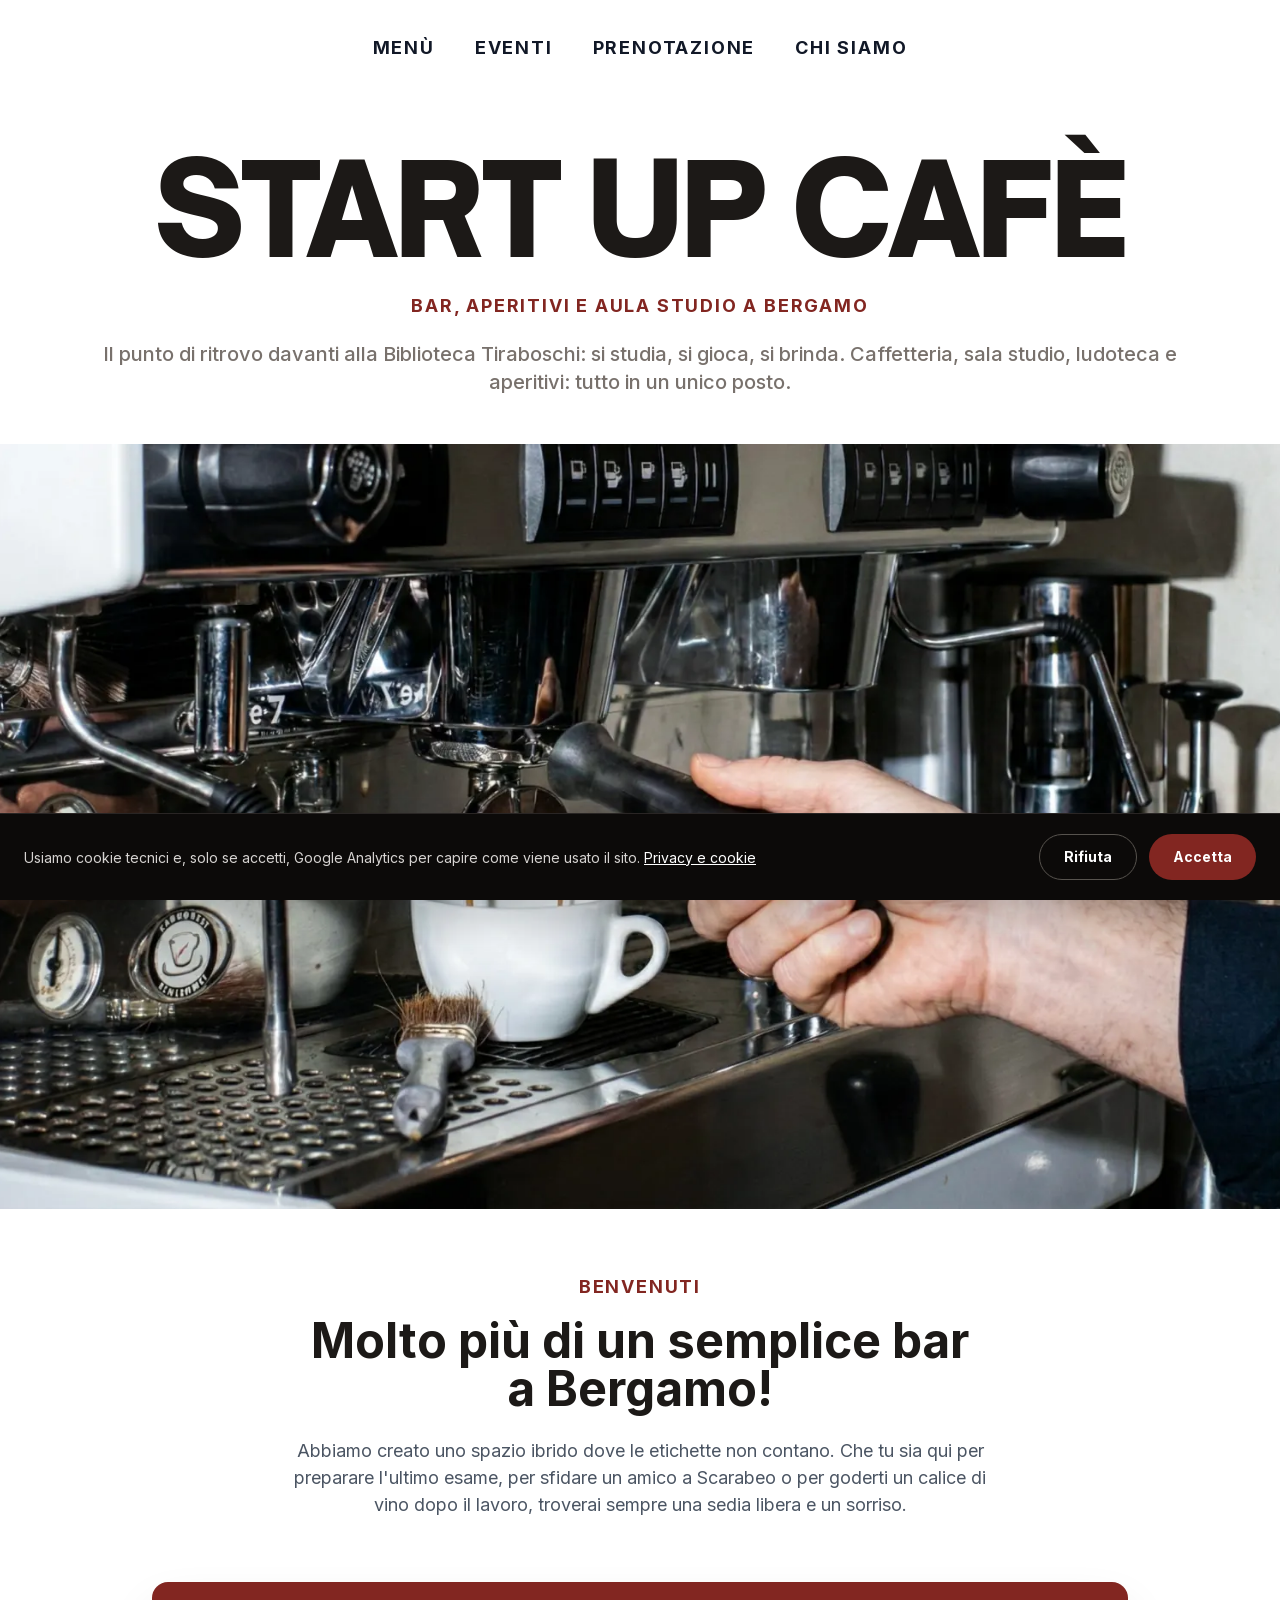
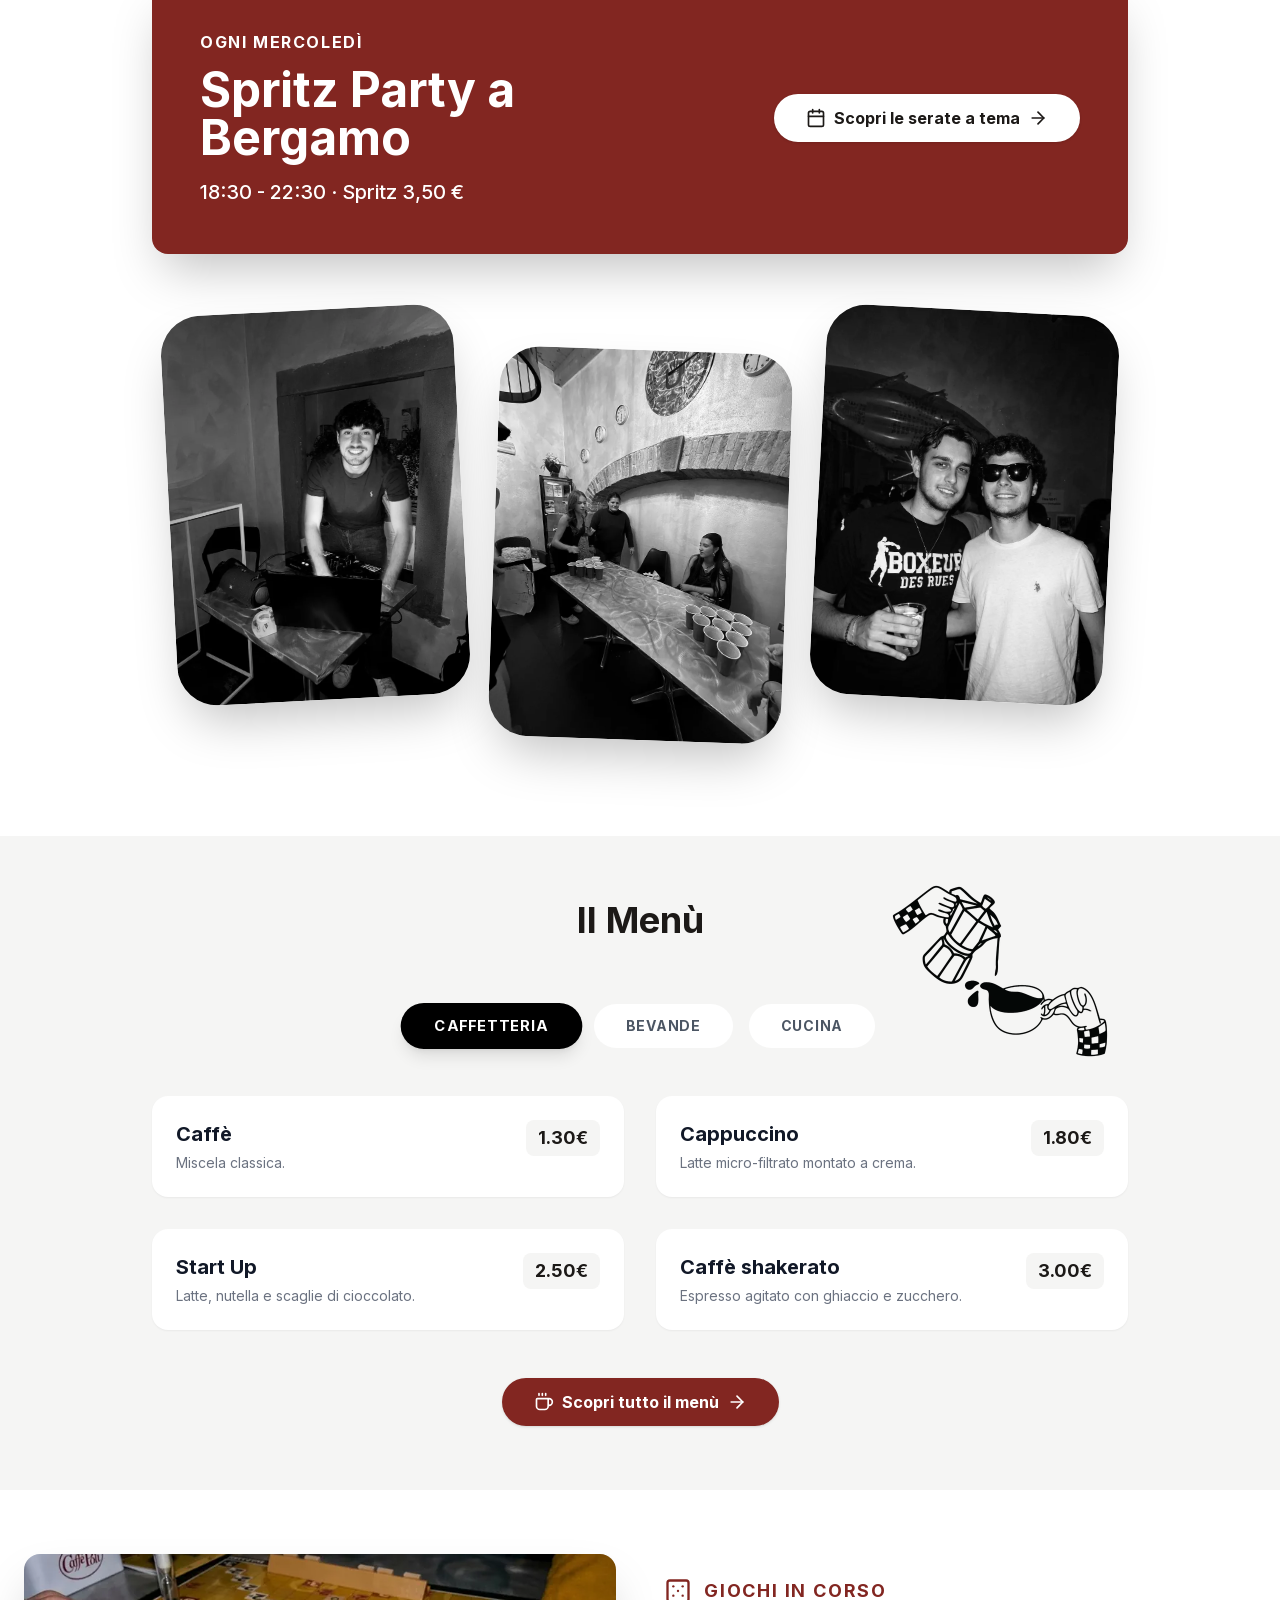
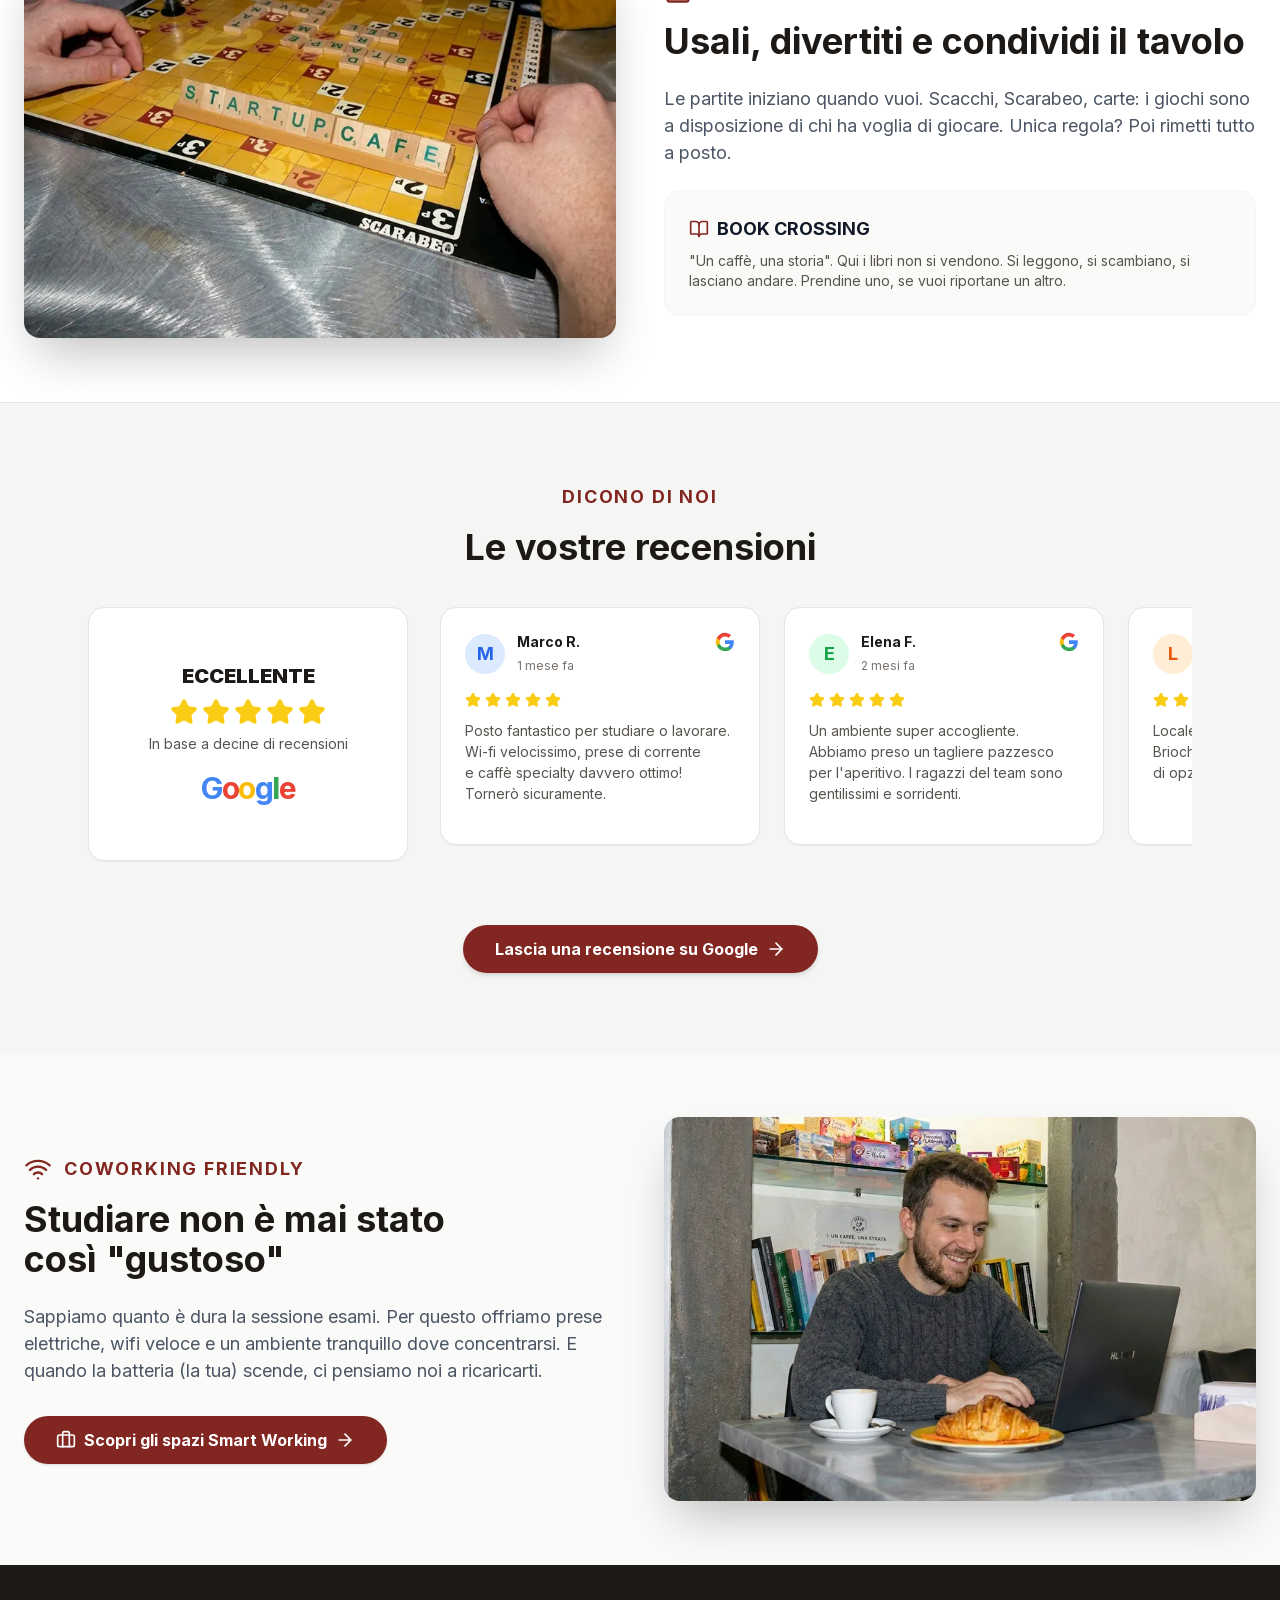
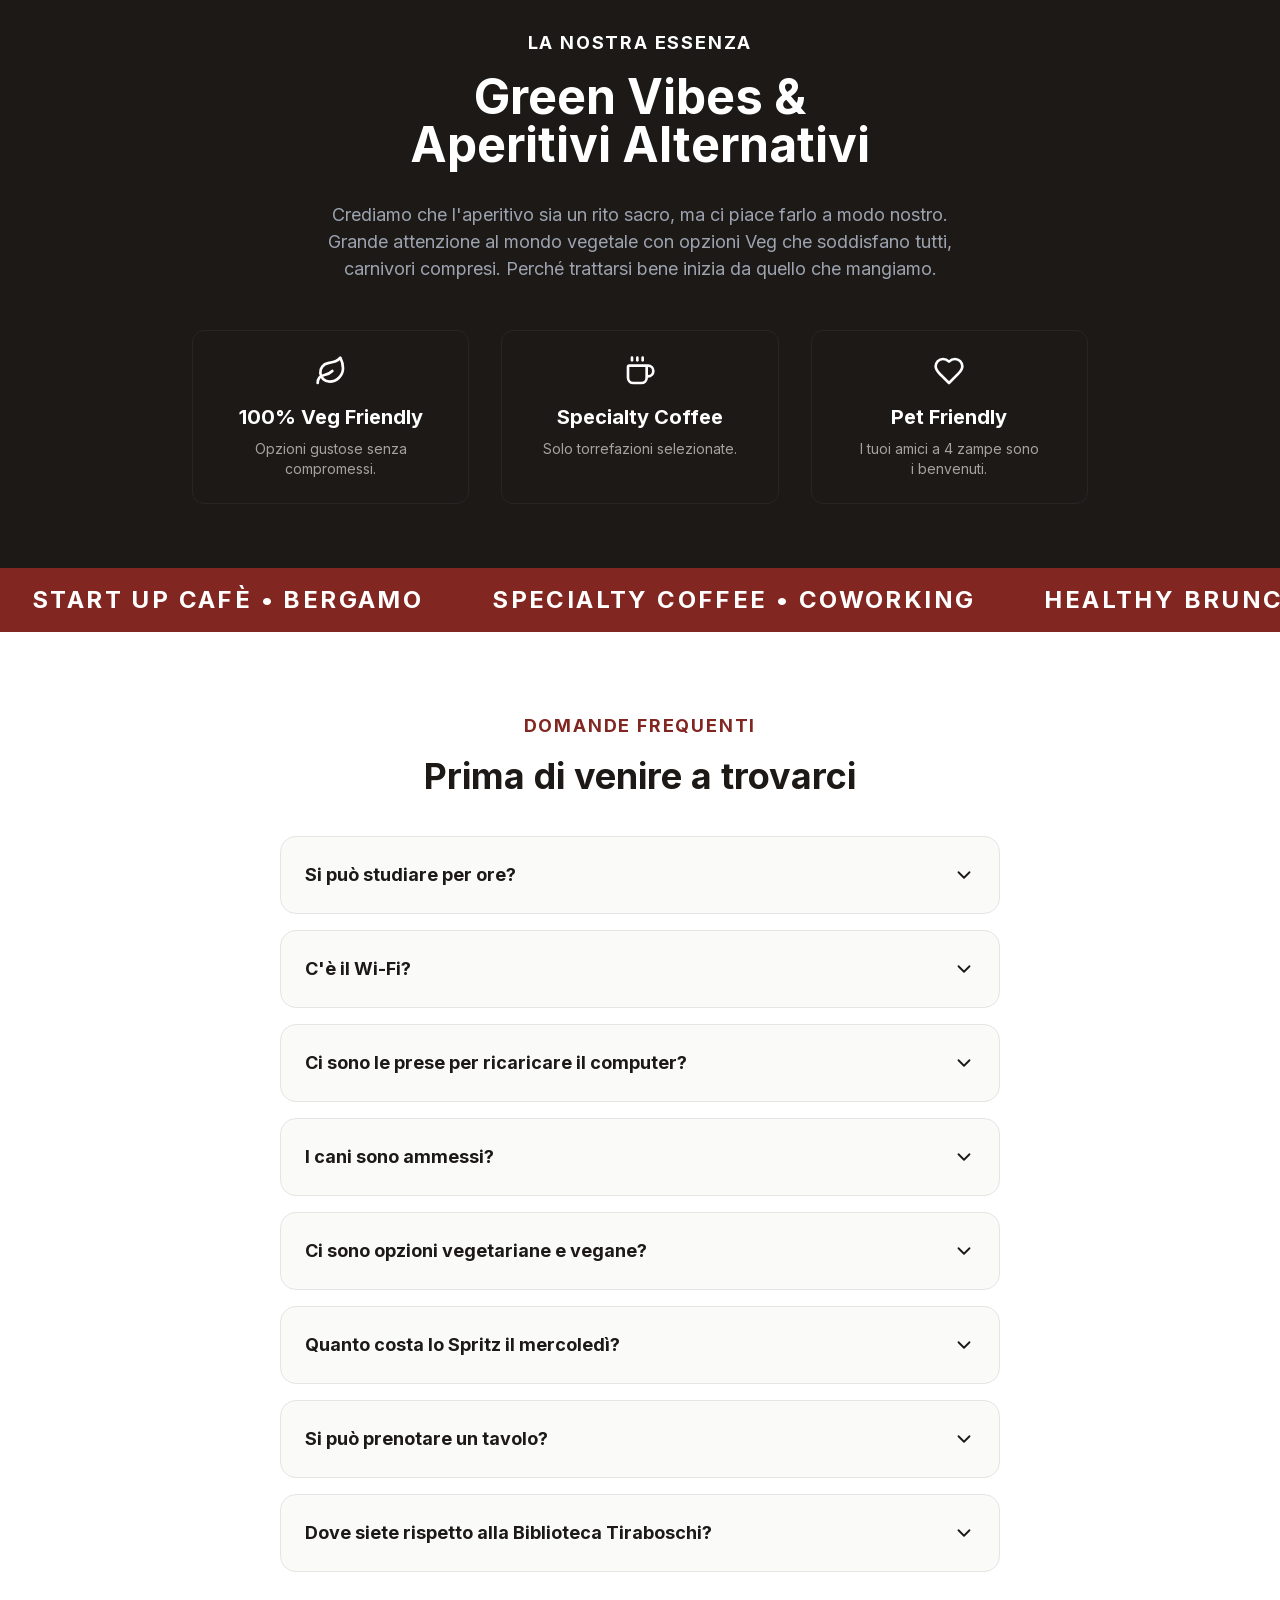
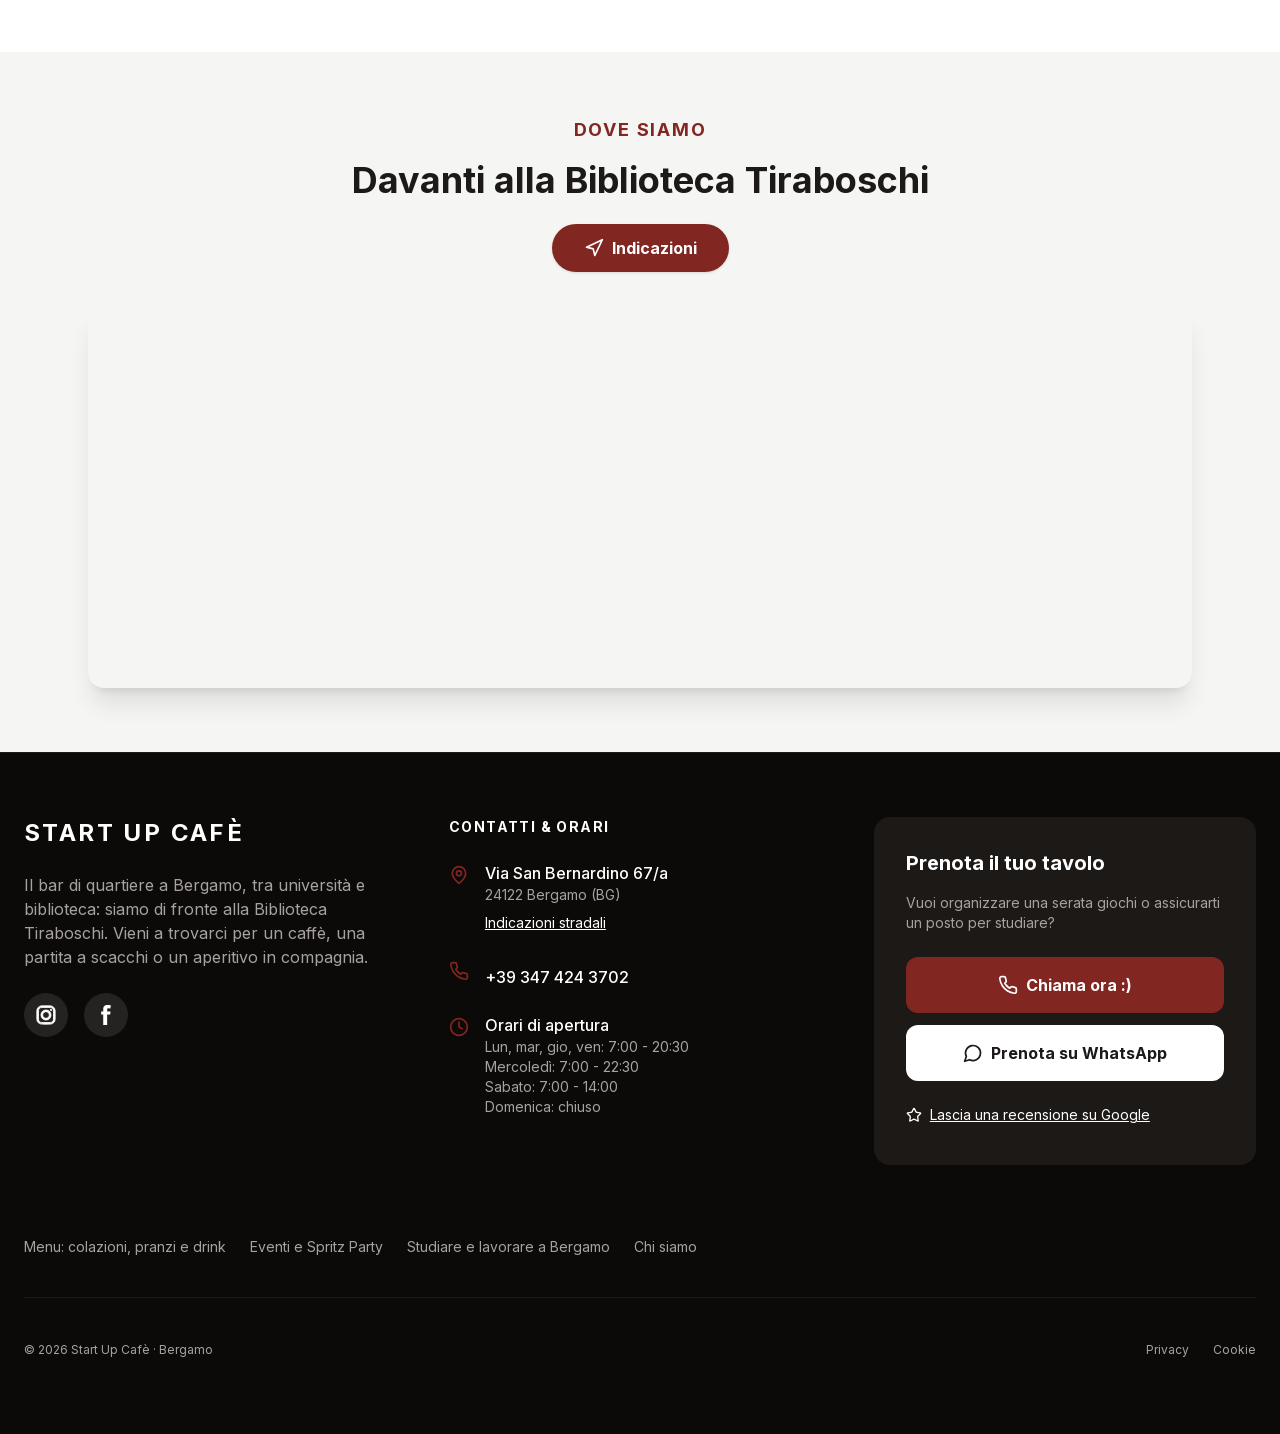
<file: index.html>
<!DOCTYPE html>
<html lang="it" class="scroll-smooth">

<head>
    <meta charset="UTF-8">
    <meta name="viewport" content="width=device-width, initial-scale=1.0">
    <title>Start Up Cafè Bergamo | Bar, Aperitivo e Aula Studio</title>
    <meta name="description" content="Bar davanti alla Biblioteca Tiraboschi a Bergamo: colazioni, pranzi, aula studio con Wi-Fi, giochi da tavolo e Spritz Party ogni mercoledì dalle 18:30.">
    <link rel="canonical" href="https://startupcafebergamo.it/">
    <meta property="og:type" content="website">
    <meta property="og:locale" content="it_IT">
    <meta property="og:site_name" content="Start Up Cafè">
    <meta property="og:title" content="Start Up Cafè Bergamo | Bar, Aperitivo e Aula Studio">
    <meta property="og:description" content="Bar davanti alla Biblioteca Tiraboschi a Bergamo: colazioni, pranzi, aula studio con Wi-Fi, giochi da tavolo e Spritz Party ogni mercoledì dalle 18:30.">
    <meta property="og:url" content="https://startupcafebergamo.it/">
    <meta property="og:image" content="https://startupcafebergamo.it/assets/og-image.jpg">
    <meta property="og:image:width" content="1200">
    <meta property="og:image:height" content="630">
    <meta property="og:image:alt" content="Il bancone di Start Up Cafè a Bergamo con il logo del locale">
    <meta name="twitter:card" content="summary_large_image">
    <meta name="twitter:title" content="Start Up Cafè Bergamo | Bar, Aperitivo e Aula Studio">
    <meta name="twitter:description" content="Bar davanti alla Biblioteca Tiraboschi a Bergamo: colazioni, pranzi, aula studio con Wi-Fi, giochi da tavolo e Spritz Party ogni mercoledì dalle 18:30.">
    <meta name="twitter:image" content="https://startupcafebergamo.it/assets/og-image.jpg">
    <link rel="icon" href="/favicon.ico" sizes="48x48">
    <link rel="icon" type="image/png" sizes="32x32" href="/assets/favicon-32.png">
    <link rel="apple-touch-icon" href="/apple-touch-icon.png">
    <link rel="manifest" href="/site.webmanifest">
    <meta name="theme-color" content="#822621">
    <link rel="preload" href="/assets/fonts/inter-latin-var.woff2" as="font" type="font/woff2" crossorigin>
    <link rel="stylesheet" href="/assets/css/style.css">
    <script src="/assets/js/icons.js" defer></script>
    <script src="/assets/js/site.js" defer></script>
    <script src="/assets/js/eventi.js" defer></script>
    <!-- TODO: orari presi da Google Business Profile, da confermare (il vecchio sito diceva lun-ven 7:00-20:00).
         TODO: coordinate prese dalla mappa incorporata (il vecchio JSON-LD aveva 45.6908, 9.6605): confermare. -->
    <script type="application/ld+json">
{
  "@context": "https://schema.org",
  "@type": "CafeOrCoffeeShop",
  "@id": "https://startupcafebergamo.it/#cafe",
  "name": "Start Up Cafè",
  "description": "Bar e caffetteria davanti alla Biblioteca Tiraboschi a Bergamo: colazioni, pranzi, specialty coffee, aperitivi con taglieri, spazio per studiare e lavorare con Wi-Fi e prese, giochi da tavolo e Spritz Party ogni mercoledì.",
  "url": "https://startupcafebergamo.it/",
  "telephone": "+393474243702",
  "image": [
    "https://startupcafebergamo.it/assets/og-image.jpg",
    "https://startupcafebergamo.it/assets/bancone-bar-1200.webp",
    "https://startupcafebergamo.it/assets/macchina-caffe-1500.webp",
    "https://startupcafebergamo.it/assets/studente-laptop.webp"
  ],
  "logo": "https://startupcafebergamo.it/assets/icon-512.png",
  "priceRange": "€",
  "menu": "https://startupcafebergamo.it/Menu/",
  "servesCuisine": [
    "Caffetteria",
    "Colazioni",
    "Aperitivo",
    "Vegetariana",
    "Vegana"
  ],
  "acceptsReservations": true,
  "paymentAccepted": "Cash, Credit Card",
  "address": {
    "@type": "PostalAddress",
    "streetAddress": "Via San Bernardino 67/a",
    "addressLocality": "Bergamo",
    "addressRegion": "BG",
    "postalCode": "24122",
    "addressCountry": "IT"
  },
  "geo": {
    "@type": "GeoCoordinates",
    "latitude": 45.687318,
    "longitude": 9.660201
  },
  "hasMap": "https://maps.google.com/?cid=9716972213926888169",
  "openingHoursSpecification": [
    {
      "@type": "OpeningHoursSpecification",
      "dayOfWeek": [
        "Monday",
        "Tuesday",
        "Thursday",
        "Friday"
      ],
      "opens": "07:00",
      "closes": "20:30"
    },
    {
      "@type": "OpeningHoursSpecification",
      "dayOfWeek": "Wednesday",
      "opens": "07:00",
      "closes": "22:30"
    },
    {
      "@type": "OpeningHoursSpecification",
      "dayOfWeek": "Saturday",
      "opens": "07:00",
      "closes": "14:00"
    }
  ],
  "amenityFeature": [
    {
      "@type": "LocationFeatureSpecification",
      "name": "Wi-Fi",
      "value": true
    },
    {
      "@type": "LocationFeatureSpecification",
      "name": "Prese elettriche",
      "value": true
    },
    {
      "@type": "LocationFeatureSpecification",
      "name": "Spazio per studiare e lavorare",
      "value": true
    },
    {
      "@type": "LocationFeatureSpecification",
      "name": "Giochi da tavolo",
      "value": true
    },
    {
      "@type": "LocationFeatureSpecification",
      "name": "Book crossing",
      "value": true
    },
    {
      "@type": "LocationFeatureSpecification",
      "name": "Animali ammessi",
      "value": true
    },
    {
      "@type": "LocationFeatureSpecification",
      "name": "Tavoli all'aperto",
      "value": true
    }
  ],
  "sameAs": [
    "https://www.instagram.com/startupcafe.bergamo/",
    "https://www.facebook.com/barstartupcaffe",
    "https://maps.google.com/?cid=9716972213926888169"
  ]
}
    </script>

</head>

<body class="pb-14 md:pb-0 text-pretty font-sans text-gray-900 bg-stone-50 selection:bg-[#822621] selection:text-white overflow-x-hidden">

    <p id="main-title" class="fixed z-[60] font-opensauce font-black uppercase leading-none text-stone-900 transition-all duration-300 ease-in-out pointer-events-none whitespace-nowrap tracking-[-0.03em]
        left-1/2 -translate-x-1/2 text-center
        top-6 text-3xl 
        md:top-36 md:text-8xl lg:text-9xl">
        Start Up Cafè
    </p>

    <nav id="navbar"
        class="fixed w-full z-50 transition-all duration-500 ease-in-out h-20 bg-white/95 backdrop-blur-md shadow-sm md:bg-transparent md:h-24 md:backdrop-blur-none md:shadow-none">
        <div class="container mx-auto px-6 h-full flex justify-end items-center relative">

            <div id="desktop-menu"
                class="hidden md:flex absolute left-1/2 top-1/2 transform -translate-x-1/2 -translate-y-1/2 items-center whitespace-nowrap gap-6 lg:gap-10 font-bold tracking-widest uppercase text-base lg:text-lg transition-all duration-500 opacity-100 scale-100">
                <a href="/Menu/" class="hover:text-[#822621] transition-colors relative group">
                    Menù
                    <span
                        class="absolute -bottom-1 left-0 w-0 h-0.5 bg-[#822621] transition-all duration-300 group-hover:w-full"></span>
                </a>
                <a href="/Cosa-fare-a-bergamo/" class="hover:text-[#822621] transition-colors relative group">
                    Eventi
                    <span
                        class="absolute -bottom-1 left-0 w-0 h-0.5 bg-[#822621] transition-all duration-300 group-hover:w-full"></span>
                </a>
                <a href="#footer-contacts" class="hover:text-[#822621] transition-colors relative group">
                    Prenotazione
                    <span
                        class="absolute -bottom-1 left-0 w-0 h-0.5 bg-[#822621] transition-all duration-300 group-hover:w-full"></span>
                </a>
                <a href="/About/" class="hover:text-[#822621] transition-colors relative group">
                    Chi siamo
                    <span
                        class="absolute -bottom-1 left-0 w-0 h-0.5 bg-[#822621] transition-all duration-300 group-hover:w-full"></span>
                </a>
            </div>

            <div id="burger-container"
                class="flex items-center transition-all duration-500 opacity-100 md:opacity-0 md:-translate-x-10 md:pointer-events-none">
                <button type="button" class="text-gray-900 hover:text-[#822621] transition-colors pointer-events-auto p-3 -mr-3" onclick="toggleMenu()" aria-label="Apri il menu di navigazione" aria-expanded="false" aria-controls="mobile-menu">
                    <i id="icon-menu" data-lucide="menu" width="28" height="28"></i>
                    <i id="icon-close" data-lucide="x" width="28" height="28" class="hidden"></i>
                </button>
            </div>
        </div>

        <div id="mobile-menu"
            class="hidden absolute top-full left-0 w-full bg-white border-b border-gray-100 py-8 px-6 flex-col items-center space-y-6 shadow-xl z-[70]">
            <a href="/Menu/" class="text-2xl font-bold uppercase tracking-widest text-gray-900 hover:text-[#822621]"
                onclick="toggleMenu()">Menù</a>
            <a href="/Cosa-fare-a-bergamo/" class="text-2xl font-bold uppercase tracking-widest text-gray-900 hover:text-[#822621]"
                onclick="toggleMenu()">Eventi</a>
            <a href="#footer-contacts"
                class="text-2xl font-bold uppercase tracking-widest text-gray-900 hover:text-[#822621]"
                onclick="toggleMenu()">Prenotazione</a>
            <a href="/About/" class="text-2xl font-bold uppercase tracking-widest text-gray-900 hover:text-[#822621]"
                onclick="toggleMenu()">Chi siamo</a>
        </div>
    </nav>

    <section id="home"
        class="pt-20 pb-0 md:pt-48 md:pb-0 px-0 bg-white flex flex-col items-center text-center relative z-10">

        <div class="hidden md:block h-[100px] w-full pointer-events-none"></div>

        <h1 class="text-[#822621] font-bold uppercase tracking-widest text-sm md:text-lg px-4 mt-4 md:mt-0 mb-3 animate-fade-in-up">
            Bar, aperitivi e aula studio a Bergamo
        </h1>

        <p
            class="text-lg md:text-xl text-stone-500 max-w-6xl mx-auto mb-8 md:mb-12 font-medium leading-normal animate-fade-in-up delay-100 px-4 mt-2">
            Il punto di ritrovo davanti alla Biblioteca Tiraboschi: si studia, si gioca, si brinda.
            Caffetteria, sala studio, ludoteca e aperitivi: tutto in un unico posto.
        </p>

        <div class="w-full relative overflow-hidden animate-fade-in-up delay-200 group h-[65vh] md:h-[85vh]">
            <img src="/assets/macchina-caffe-1500.webp" srcset="/assets/macchina-caffe-800.webp 800w, /assets/macchina-caffe-1500.webp 1501w" sizes="100vw" width="1501" height="893" fetchpriority="high" alt="Barista che prepara un espresso alla macchina del caffè di Start Up Cafè a Bergamo"
                class="w-full h-full object-cover transform group-hover:scale-105 transition-transform duration-700" />
        </div>

    </section>

    <section class="pt-24 pb-10 md:pt-16 md:pb-16 bg-white relative z-20">
        <div class="container mx-auto px-6 max-w-3xl text-center">
            <span class="text-[#822621] font-bold uppercase tracking-widest mb-4 block text-lg">Benvenuti</span>
            <h2 class="text-3xl md:text-5xl font-bold mb-6 text-stone-900 leading-tight">
                Molto più di un semplice bar a Bergamo!
            </h2>
            <p class="text-gray-600 text-lg leading-normal">
                Abbiamo creato uno spazio ibrido dove le etichette non contano.
                Che tu sia qui per preparare l'ultimo esame, per sfidare un amico a Scarabeo
                o per goderti un calice di vino dopo il lavoro, troverai sempre una sedia libera e un sorriso.
            </p>
        </div>
    </section>

    <!-- Spritz Party: blocco fisso + banner a tempo con il prossimo evento (riempito da /assets/js/eventi.js) -->
    <section id="spritz-party" class="pb-12 md:pb-16 bg-white relative z-20">
        <div class="container mx-auto px-6 max-w-5xl">
            <div class="bg-[#822621] text-white rounded-2xl p-8 md:p-12 shadow-2xl text-center md:text-left md:flex md:items-center md:justify-between gap-10">
                <div>
                    <span class="font-bold uppercase tracking-widest mb-3 block text-sm md:text-base">Ogni mercoledì</span>
                    <h2 class="text-3xl md:text-5xl font-bold mb-4 leading-tight">Spritz Party a Bergamo</h2>
                    <p class="text-lg md:text-xl font-medium">
                        18:30 - 22:30 · Spritz 3,50 €
                    </p>
                    <p id="prossimo-evento" class="hidden mt-4 bg-white/10 rounded-xl px-4 py-3 text-base leading-normal"></p>
                </div>
                <a href="/Cosa-fare-a-bergamo/"
                    class="mt-8 md:mt-0 shrink-0 inline-flex items-center gap-2 bg-white text-stone-900 px-8 py-3 rounded-full font-bold hover:bg-stone-900 hover:text-white shadow transition-all duration-300">
                    <i data-lucide="calendar" width="20" height="20"></i>
                    Scopri le serate a tema
                    <i data-lucide="arrow-right" width="20" height="20"></i>
                </a>
            </div>
            <div class="flex justify-center items-start gap-3 md:gap-8 mt-6 py-8">
                <img src="/assets/spritz-party-dj-set.webp" alt="DJ al lavoro con il portatile durante lo Spritz Party da Start Up Cafè" width="800" height="1071" loading="lazy" class="object-cover rounded-[2.5rem] shadow-2xl hover:rotate-0 transition-transform duration-500 w-[30%] aspect-[3/4] -rotate-3">
                <img src="/assets/spritz-party-beer-pong.webp" alt="Tavolo del beer pong con i bicchieri disposti a triangolo allo Spritz Party" width="800" height="1067" loading="lazy" class="object-cover rounded-[2.5rem] shadow-2xl hover:rotate-0 transition-transform duration-500 w-[30%] aspect-[3/4] rotate-2 mt-6 md:mt-10">
                <img src="/assets/spritz-party-amici-con-drink.webp" alt="Due amici con un drink in mano allo Spritz Party di Start Up Cafè a Bergamo" width="800" height="1071" loading="lazy" class="object-cover rounded-[2.5rem] shadow-2xl hover:rotate-0 transition-transform duration-500 w-[30%] aspect-[3/4] rotate-3">
            </div>
        </div>
    </section>

    <section id="menu" class="py-12 md:py-16 bg-stone-100 scroll-mt-20 relative z-20">
        <div class="container mx-auto px-6 max-w-5xl relative">

            <img id="menu-illustration" src="/assets/ill-caffetteria.webp" width="512" height="444" loading="lazy"
                class="hidden lg:block absolute -top-10 right-6 w-64 h-auto object-contain opacity-100 z-0 transition-all duration-300 pointer-events-none"
                alt="" aria-hidden="true" />

            <div class="text-center mb-8 md:mb-16 relative z-10">
                <h2 class="text-4xl font-bold mb-4 text-stone-900">Il Menù</h2>

            </div>

            <div class="flex flex-wrap justify-center gap-4 mb-8 md:mb-12 relative z-10">
                <button onclick="switchTab('caffetteria')" id="tab-caffetteria"
                    class="tab-btn px-8 py-3 rounded-full text-sm font-bold tracking-wider transition-all duration-300 bg-black text-white shadow-lg scale-105">
                    CAFFETTERIA
                </button>
                <button onclick="switchTab('bevande')" id="tab-bevande"
                    class="tab-btn px-8 py-3 rounded-full text-sm font-bold tracking-wider transition-all duration-300 bg-white text-gray-600 hover:bg-gray-200">
                    BEVANDE
                </button>
                <button onclick="switchTab('cucina')" id="tab-cucina"
                    class="tab-btn px-8 py-3 rounded-full text-sm font-bold tracking-wider transition-all duration-300 bg-white text-gray-600 hover:bg-gray-200">
                    CUCINA
                </button>
            </div>

            <div id="content-caffetteria"
                class="menu-content grid md:grid-cols-2 gap-4 md:gap-8 duration-500 relative z-10">
                <div
                    class="bg-white p-6 rounded-2xl shadow-sm hover:shadow-md transition-shadow flex flex-row items-center justify-between gap-4 md:gap-0 md:items-start group">
                    <div>
                        <h3 class="text-xl font-bold mb-1 group-hover:text-[#822621] transition-colors">Caffè
                        </h3>
                        <p class="text-gray-500 text-sm leading-normal">Miscela classica.</p>
                    </div>
                    <span
                        class="text-lg font-bold text-stone-900 bg-stone-100 px-3 py-1 rounded-lg whitespace-nowrap md:ml-4">1.30€</span>
                </div>
                <div
                    class="bg-white p-6 rounded-2xl shadow-sm hover:shadow-md transition-shadow flex flex-row items-center justify-between gap-4 md:gap-0 md:items-start group">
                    <div>
                        <h3 class="text-xl font-bold mb-1 group-hover:text-[#822621] transition-colors">
                            Cappuccino</h3>
                        <p class="text-gray-500 text-sm leading-normal">Latte micro-filtrato montato a crema.
                        </p>
                    </div>
                    <span
                        class="text-lg font-bold text-stone-900 bg-stone-100 px-3 py-1 rounded-lg whitespace-nowrap md:ml-4">1.80€</span>
                </div>
                <div
                    class="bg-white p-6 rounded-2xl shadow-sm hover:shadow-md transition-shadow flex flex-row items-center justify-between gap-4 md:gap-0 md:items-start group">
                    <div>
                        <h3 class="text-xl font-bold mb-1 group-hover:text-[#822621] transition-colors">Start Up
                        </h3>
                        <p class="text-gray-500 text-sm leading-normal">Latte, nutella e scaglie di cioccolato. </p>
                    </div>
                    <span
                        class="text-lg font-bold text-stone-900 bg-stone-100 px-3 py-1 rounded-lg whitespace-nowrap md:ml-4">2.50€</span>
                </div>
                <div
                    class="bg-white p-6 rounded-2xl shadow-sm hover:shadow-md transition-shadow flex flex-row items-center justify-between gap-4 md:gap-0 md:items-start group">
                    <div>
                        <h3 class="text-xl font-bold mb-1 group-hover:text-[#822621] transition-colors">Caffè
                            shakerato</h3>
                        <p class="text-gray-500 text-sm leading-normal">Espresso agitato con ghiaccio e zucchero.</p>
                    </div>
                    <span
                        class="text-lg font-bold text-stone-900 bg-stone-100 px-3 py-1 rounded-lg whitespace-nowrap md:ml-4">3.00€</span>
                </div>
            </div>

            <div id="content-bevande"
                class="menu-content hidden md:grid-cols-2 gap-4 md:gap-8 duration-500 relative z-10">
                <div
                    class="bg-white p-6 rounded-2xl shadow-sm hover:shadow-md transition-shadow flex flex-row items-center justify-between gap-4 md:gap-0 md:items-start group">
                    <div>
                        <h3 class="text-xl font-bold mb-1 group-hover:text-[#822621] transition-colors">Spremuta
                        </h3>
                        <p class="text-gray-500 text-sm leading-normal">Arancie fresche.</p>
                    </div>
                    <span
                        class="text-lg font-bold text-stone-900 bg-stone-100 px-3 py-1 rounded-lg ml-4 whitespace-nowrap">3.50€</span>
                </div>
                <div
                    class="bg-white p-6 rounded-2xl shadow-sm hover:shadow-md transition-shadow flex justify-between items-start group">
                    <div>
                        <h3 class="text-xl font-bold mb-1 group-hover:text-[#822621] transition-colors">Campari
                            soda</h3>
                        <p class="text-gray-500 text-sm leading-normal">L'aperitivo monodose per eccellenza.</p>
                    </div>
                    <span
                        class="text-lg font-bold text-stone-900 bg-stone-100 px-3 py-1 rounded-lg ml-4 whitespace-nowrap">3.50€</span>
                </div>
                <div
                    class="bg-white p-6 rounded-2xl shadow-sm hover:shadow-md transition-shadow flex justify-between items-start group">
                    <div>
                        <h3 class="text-xl font-bold mb-1 group-hover:text-[#822621] transition-colors">Birre
                            artigianali</h3>
                        <p class="text-gray-500 text-sm leading-normal">Selezione di birrifici locali.</p>
                    </div>
                    <span
                        class="text-lg font-bold text-stone-900 bg-stone-100 px-3 py-1 rounded-lg ml-4 whitespace-nowrap">6.00€</span>
                </div>
                <div
                    class="bg-white p-6 rounded-2xl shadow-sm hover:shadow-md transition-shadow flex justify-between items-start group">
                    <div>
                        <h3 class="text-xl font-bold mb-1 group-hover:text-[#822621] transition-colors">Prosecco
                        </h3>
                        <p class="text-gray-500 text-sm leading-normal">Calice di bollicine fresche.</p>
                    </div>
                    <span
                        class="text-lg font-bold text-stone-900 bg-stone-100 px-3 py-1 rounded-lg ml-4 whitespace-nowrap">4.00€</span>
                </div>
            </div>

            <div id="content-cucina"
                class="menu-content hidden md:grid-cols-2 gap-4 md:gap-8 duration-500 relative z-10">
                <div
                    class="bg-white p-6 rounded-2xl shadow-sm hover:shadow-md transition-shadow flex flex-row items-center justify-between gap-4 md:gap-0 md:items-start group">
                    <div>
                        <h3 class="text-xl font-bold mb-1 group-hover:text-[#822621] transition-colors">Piadine
                            e panini</h3>
                        <p class="text-gray-500 text-sm leading-normal">Selezione di prodotti da forno farciti.</p>
                    </div>
                    <span
                        class="text-lg font-bold text-stone-900 bg-stone-100 px-3 py-1 rounded-lg ml-4 whitespace-nowrap">6.50€</span>
                </div>
                <div
                    class="bg-white p-6 rounded-2xl shadow-sm hover:shadow-md transition-shadow flex justify-between items-start group">
                    <div>
                        <h3 class="text-xl font-bold mb-1 group-hover:text-[#822621] transition-colors">Primi
                            piatti</h3>
                        <p class="text-gray-500 text-sm leading-normal">Proposte del giorno calde e gustose.</p>
                    </div>
                    <span
                        class="text-lg font-bold text-stone-900 bg-stone-100 px-3 py-1 rounded-lg ml-4 whitespace-nowrap">7.00€</span>
                </div>
                <div
                    class="bg-white p-6 rounded-2xl shadow-sm hover:shadow-md transition-shadow flex justify-between items-start group">
                    <div>
                        <h3 class="text-xl font-bold mb-1 group-hover:text-[#822621] transition-colors">Secondi
                            piatti</h3>
                        <p class="text-gray-500 text-sm leading-normal">Piatti completi per una pausa nutriente.</p>
                    </div>
                    <span
                        class="text-lg font-bold text-stone-900 bg-stone-100 px-3 py-1 rounded-lg ml-4 whitespace-nowrap">8.50€</span>
                </div>
                <div
                    class="bg-white p-6 rounded-2xl shadow-sm hover:shadow-md transition-shadow flex justify-between items-start group">
                    <div>
                        <h3 class="text-xl font-bold mb-1 group-hover:text-[#822621] transition-colors">Tagliere
                            & aperitivo</h3>
                        <p class="text-gray-500 text-sm leading-normal">Anche in versione vegetariana e vegana.</p>
                    </div>
                    <span
                        class="text-lg font-bold text-stone-900 bg-stone-100 px-3 py-1 rounded-lg ml-4 whitespace-nowrap">9.00€</span>
                </div>
            </div>

            <div class="text-center mt-8 md:mt-12">
                <a href="/Menu/"
                    class="inline-flex items-center gap-2 bg-[#822621] text-white px-8 py-3 rounded-full font-bold hover:bg-stone-900 shadow hover:shadow-xl transition-all duration-300">
                    <i data-lucide="coffee" class="text-white" width="20" height="20"></i>
                    Scopri tutto il menù
                    <i data-lucide="arrow-right" width="20" height="20"></i>
                </a>
            </div>
        </div>
    </section>

    <section class="py-12 md:py-16 bg-white relative z-20">
        <div class="container mx-auto px-6">
            <div class="flex flex-col md:flex-row items-center gap-8 md:gap-12">
                <div class="md:w-1/2 relative h-64 md:h-96 w-full overflow-hidden rounded-2xl shadow-2xl group" id="games-slider-container">
                    <div class="slider-img opacity-100 z-10 transition-opacity duration-1000 absolute inset-0">
                        <img src="/assets/giochi-1.webp" width="819" height="654" alt="Partita a Scarabeo su un tavolo di Start Up Cafè, bar con giochi da tavolo a Bergamo"
                            class="w-full h-full object-cover" loading="lazy">
                    </div>
                    <div class="slider-img opacity-0 z-0 transition-opacity duration-1000 absolute inset-0">
                        <img src="/assets/giochi-2.webp" width="819" height="655" alt="Giochi di carte a disposizione dei clienti di Start Up Cafè"
                            class="w-full h-full object-cover" loading="lazy">
                    </div>
                    <div class="slider-img opacity-0 z-0 transition-opacity duration-1000 absolute inset-0">
                        <img src="/assets/giochi-3.webp" width="1000" height="800" alt="Partita a domino tra amici al bar Start Up Cafè di Bergamo"
                            class="w-full h-full object-cover" loading="lazy">
                    </div>
                    <div class="slider-img opacity-0 z-0 transition-opacity duration-1000 absolute inset-0">
                        <img src="/assets/giochi-4.webp" width="1000" height="800" alt="Giochi da tavolo in compagnia da Start Up Cafè, davanti alla Biblioteca Tiraboschi"
                            class="w-full h-full object-cover" loading="lazy">
                    </div>
                </div>
                <div class="md:w-1/2 text-left">
                    <div class="flex items-center gap-3 mb-4">
                        <i data-lucide="dice-5" class="text-[#822621]" width="28" height="28"></i>
                        <span class="text-[#822621] font-bold uppercase tracking-widest text-lg">Giochi in corso</span>
                    </div>
                    <h2 class="text-4xl font-bold mb-6 text-stone-900">Usali, divertiti e condividi il
                        tavolo</h2>
                    <p class="text-gray-600 text-lg leading-normal mb-6">
                        Le partite iniziano quando vuoi. Scacchi, Scarabeo, carte: i giochi sono a disposizione di chi
                        ha voglia di giocare.
                        Unica regola? Poi rimetti tutto a posto.
                    </p>
                    <div class="bg-stone-50 p-6 rounded-2xl border border-stone-100">
                        <h3 class="font-bold text-lg mb-2 flex items-center gap-2">
                            <i data-lucide="book-open" class="text-[#822621]" width="20" height="20"></i>
                            BOOK CROSSING
                        </h3>
                        <p class="text-stone-600 text-sm">
                            "Un caffè, una storia". Qui i libri non si vendono. Si leggono, si scambiano, si lasciano
                            andare. Prendine uno, se vuoi riportane un altro.
                        </p>
                    </div>
                </div>
            </div>
        </div>
    </section>

    <!-- Dicono di noi Section (Google Reviews Widget Style) -->
    <!-- TODO IMPORTANTE: non è stato possibile verificare che queste 4 recensioni (Marco R., Elena F., Luca N., Giulia B.)
         e la frase "In base a decine di recensioni" corrispondano a recensioni reali su Google.
         Sostituiscile con testi copiati da Google (nome, data e testo reali) oppure rimuovi la sezione. -->
    <section class="py-12 md:py-20 bg-stone-100 relative z-20 overflow-hidden border-t border-stone-200">
        <div class="container mx-auto px-6 max-w-6xl">
            <div class="text-center mb-10">
                <span class="text-[#822621] font-bold uppercase tracking-widest mb-4 block text-lg">Dicono di noi</span>
                <h2 class="text-4xl font-bold text-stone-900">
                    Le vostre recensioni
                </h2>
            </div>

            <div class="flex flex-col lg:flex-row items-center lg:items-stretch gap-6 lg:gap-8">

                <!-- Google Summary Card -->
                <div
                    class="bg-white rounded-2xl p-6 border border-stone-200 shadow-sm text-center flex flex-col justify-center items-center shrink-0 w-full md:w-[320px]">
                    <p class="eccellente font-black text-xl text-stone-900 mb-2">ECCELLENTE</p>
                    <div class="flex justify-center gap-1 mb-2">
                        <i data-lucide="star" class="text-yellow-400 fill-yellow-400" width="28" height="28"></i>
                        <i data-lucide="star" class="text-yellow-400 fill-yellow-400" width="28" height="28"></i>
                        <i data-lucide="star" class="text-yellow-400 fill-yellow-400" width="28" height="28"></i>
                        <i data-lucide="star" class="text-yellow-400 fill-yellow-400" width="28" height="28"></i>
                        <i data-lucide="star" class="text-yellow-400 fill-yellow-400" width="28" height="28"></i>
                    </div>
                    <p class="text-sm text-stone-600 mb-4">In base a decine di recensioni</p>
                    <div class="flex items-center justify-center font-bold text-3xl tracking-tighter">
                        <span class="text-[#4285F4]">G</span>
                        <span class="text-[#EA4335]">o</span>
                        <span class="text-[#FBBC05]">o</span>
                        <span class="text-[#4285F4]">g</span>
                        <span class="text-[#34A853]">l</span>
                        <span class="text-[#EA4335]">e</span>
                    </div>
                </div>

                <!-- Scrollable Reviews Container -->
                <div class="flex overflow-x-auto snap-x snap-mandatory gap-6 pb-4 w-full scrollbar-hide items-stretch">

                    <!-- Review 1 -->
                    <div
                        class="bg-white rounded-2xl p-6 min-w-[280px] md:min-w-[320px] max-w-[320px] snap-start shrink-0 flex flex-col justify-between border border-stone-200 shadow-sm relative group hover:shadow-md transition-shadow">
                        <div>
                            <div class="flex justify-between items-start mb-4">
                                <div class="flex items-center gap-3">
                                    <div
                                        class="w-10 h-10 rounded-full bg-blue-100 text-blue-600 flex items-center justify-center font-bold text-lg">
                                        M</div>
                                    <div>
                                        <p class="font-bold text-stone-900 text-sm">Marco R.</p>
                                        <span class="text-xs text-stone-500">1 mese fa</span>
                                    </div>
                                </div>
                                <svg class="w-5 h-5 flex-shrink-0" viewBox="0 0 24 24" xmlns="http://www.w3.org/2000/svg">
                                    <path d="M22.56 12.25c0-.78-.07-1.53-.2-2.25H12v4.26h5.92c-.26 1.37-1.04 2.53-2.21 3.31v2.77h3.57c2.08-1.92 3.28-4.74 3.28-8.09z" fill="#4285F4"/>
                                    <path d="M12 23c2.97 0 5.46-.98 7.28-2.66l-3.57-2.77c-.98.66-2.23 1.06-3.71 1.06-2.86 0-5.29-1.93-6.16-4.53H2.18v2.84C3.99 20.53 7.7 23 12 23z" fill="#34A853"/>
                                    <path d="M5.84 14.09c-.22-.66-.35-1.36-.35-2.09s.13-1.43.35-2.09V7.07H2.18C1.43 8.55 1 10.22 1 12s.43 3.45 1.18 4.93l2.85-2.22.81-.62z" fill="#FBBC05"/>
                                    <path d="M12 5.38c1.62 0 3.06.56 4.21 1.64l3.15-3.15C17.45 2.09 14.97 1 12 1 7.7 1 3.99 3.47 2.18 7.07l3.66 2.84c.87-2.6 3.3-4.53 6.16-4.53z" fill="#EA4335"/>
                                </svg>
                            </div>
                            <div class="flex gap-1 mb-3">
                                <i data-lucide="star" class="text-yellow-400 fill-yellow-400" width="16"
                                    height="16"></i>
                                <i data-lucide="star" class="text-yellow-400 fill-yellow-400" width="16"
                                    height="16"></i>
                                <i data-lucide="star" class="text-yellow-400 fill-yellow-400" width="16"
                                    height="16"></i>
                                <i data-lucide="star" class="text-yellow-400 fill-yellow-400" width="16"
                                    height="16"></i>
                                <i data-lucide="star" class="text-yellow-400 fill-yellow-400" width="16"
                                    height="16"></i>
                            </div>
                            <p class="text-stone-600 text-sm leading-normal mb-4 line-clamp-4">
                                Posto fantastico per studiare o lavorare. Wi-fi velocissimo, prese di corrente e caffè
                                specialty davvero ottimo! Tornerò sicuramente.
                            </p>
                        </div>

                    </div>

                    <!-- Review 2 -->
                    <div
                        class="bg-white rounded-2xl p-6 min-w-[280px] md:min-w-[320px] max-w-[320px] snap-start shrink-0 flex flex-col justify-between border border-stone-200 shadow-sm relative group hover:shadow-md transition-shadow">
                        <div>
                            <div class="flex justify-between items-start mb-4">
                                <div class="flex items-center gap-3">
                                    <div
                                        class="w-10 h-10 rounded-full bg-green-100 text-green-600 flex items-center justify-center font-bold text-lg">
                                        E</div>
                                    <div>
                                        <p class="font-bold text-stone-900 text-sm">Elena F.</p>
                                        <span class="text-xs text-stone-500">2 mesi fa</span>
                                    </div>
                                </div>
                                <svg class="w-5 h-5 flex-shrink-0" viewBox="0 0 24 24" xmlns="http://www.w3.org/2000/svg">
                                    <path d="M22.56 12.25c0-.78-.07-1.53-.2-2.25H12v4.26h5.92c-.26 1.37-1.04 2.53-2.21 3.31v2.77h3.57c2.08-1.92 3.28-4.74 3.28-8.09z" fill="#4285F4"/>
                                    <path d="M12 23c2.97 0 5.46-.98 7.28-2.66l-3.57-2.77c-.98.66-2.23 1.06-3.71 1.06-2.86 0-5.29-1.93-6.16-4.53H2.18v2.84C3.99 20.53 7.7 23 12 23z" fill="#34A853"/>
                                    <path d="M5.84 14.09c-.22-.66-.35-1.36-.35-2.09s.13-1.43.35-2.09V7.07H2.18C1.43 8.55 1 10.22 1 12s.43 3.45 1.18 4.93l2.85-2.22.81-.62z" fill="#FBBC05"/>
                                    <path d="M12 5.38c1.62 0 3.06.56 4.21 1.64l3.15-3.15C17.45 2.09 14.97 1 12 1 7.7 1 3.99 3.47 2.18 7.07l3.66 2.84c.87-2.6 3.3-4.53 6.16-4.53z" fill="#EA4335"/>
                                </svg>
                            </div>
                            <div class="flex gap-1 mb-3">
                                <i data-lucide="star" class="text-yellow-400 fill-yellow-400" width="16"
                                    height="16"></i>
                                <i data-lucide="star" class="text-yellow-400 fill-yellow-400" width="16"
                                    height="16"></i>
                                <i data-lucide="star" class="text-yellow-400 fill-yellow-400" width="16"
                                    height="16"></i>
                                <i data-lucide="star" class="text-yellow-400 fill-yellow-400" width="16"
                                    height="16"></i>
                                <i data-lucide="star" class="text-yellow-400 fill-yellow-400" width="16"
                                    height="16"></i>
                            </div>
                            <p class="text-stone-600 text-sm leading-normal mb-4 line-clamp-4">
                                Un ambiente super accogliente. Abbiamo preso un tagliere pazzesco per l'aperitivo. I
                                ragazzi del team sono gentilissimi e sorridenti.
                            </p>
                        </div>

                    </div>

                    <!-- Review 3 -->
                    <div
                        class="bg-white rounded-2xl p-6 min-w-[280px] md:min-w-[320px] max-w-[320px] snap-start shrink-0 flex flex-col justify-between border border-stone-200 shadow-sm relative group hover:shadow-md transition-shadow">
                        <div>
                            <div class="flex justify-between items-start mb-4">
                                <div class="flex items-center gap-3">
                                    <div
                                        class="w-10 h-10 rounded-full bg-orange-100 text-orange-600 flex items-center justify-center font-bold text-lg">
                                        L</div>
                                    <div>
                                        <p class="font-bold text-stone-900 text-sm">Luca N.</p>
                                        <span class="text-xs text-stone-500">3 mesi fa</span>
                                    </div>
                                </div>
                                <svg class="w-5 h-5 flex-shrink-0" viewBox="0 0 24 24" xmlns="http://www.w3.org/2000/svg">
                                    <path d="M22.56 12.25c0-.78-.07-1.53-.2-2.25H12v4.26h5.92c-.26 1.37-1.04 2.53-2.21 3.31v2.77h3.57c2.08-1.92 3.28-4.74 3.28-8.09z" fill="#4285F4"/>
                                    <path d="M12 23c2.97 0 5.46-.98 7.28-2.66l-3.57-2.77c-.98.66-2.23 1.06-3.71 1.06-2.86 0-5.29-1.93-6.16-4.53H2.18v2.84C3.99 20.53 7.7 23 12 23z" fill="#34A853"/>
                                    <path d="M5.84 14.09c-.22-.66-.35-1.36-.35-2.09s.13-1.43.35-2.09V7.07H2.18C1.43 8.55 1 10.22 1 12s.43 3.45 1.18 4.93l2.85-2.22.81-.62z" fill="#FBBC05"/>
                                    <path d="M12 5.38c1.62 0 3.06.56 4.21 1.64l3.15-3.15C17.45 2.09 14.97 1 12 1 7.7 1 3.99 3.47 2.18 7.07l3.66 2.84c.87-2.6 3.3-4.53 6.16-4.53z" fill="#EA4335"/>
                                </svg>
                            </div>
                            <div class="flex gap-1 mb-3">
                                <i data-lucide="star" class="text-yellow-400 fill-yellow-400" width="16"
                                    height="16"></i>
                                <i data-lucide="star" class="text-yellow-400 fill-yellow-400" width="16"
                                    height="16"></i>
                                <i data-lucide="star" class="text-yellow-400 fill-yellow-400" width="16"
                                    height="16"></i>
                                <i data-lucide="star" class="text-yellow-400 fill-yellow-400" width="16"
                                    height="16"></i>
                                <i data-lucide="star" class="text-yellow-400 fill-yellow-400" width="16"
                                    height="16"></i>
                            </div>
                            <p class="text-stone-600 text-sm leading-normal mb-4 line-clamp-4">
                                Locale bellissimo davanti alla biblioteca. Brioches fresche e un'ottima selezione di
                                opzioni veg! Ottimi i giochi da tavolo.
                            </p>
                        </div>

                    </div>

                    <!-- Review 4 -->
                    <div
                        class="bg-white rounded-2xl p-6 min-w-[280px] md:min-w-[320px] max-w-[320px] snap-start shrink-0 flex flex-col justify-between border border-stone-200 shadow-sm relative group hover:shadow-md transition-shadow">
                        <div>
                            <div class="flex justify-between items-start mb-4">
                                <div class="flex items-center gap-3">
                                    <div
                                        class="w-10 h-10 rounded-full bg-purple-100 text-purple-600 flex items-center justify-center font-bold text-lg">
                                        G</div>
                                    <div>
                                        <p class="font-bold text-stone-900 text-sm">Giulia B.</p>
                                        <span class="text-xs text-stone-500">4 mesi fa</span>
                                    </div>
                                </div>
                                <svg class="w-5 h-5 flex-shrink-0" viewBox="0 0 24 24" xmlns="http://www.w3.org/2000/svg">
                                    <path d="M22.56 12.25c0-.78-.07-1.53-.2-2.25H12v4.26h5.92c-.26 1.37-1.04 2.53-2.21 3.31v2.77h3.57c2.08-1.92 3.28-4.74 3.28-8.09z" fill="#4285F4"/>
                                    <path d="M12 23c2.97 0 5.46-.98 7.28-2.66l-3.57-2.77c-.98.66-2.23 1.06-3.71 1.06-2.86 0-5.29-1.93-6.16-4.53H2.18v2.84C3.99 20.53 7.7 23 12 23z" fill="#34A853"/>
                                    <path d="M5.84 14.09c-.22-.66-.35-1.36-.35-2.09s.13-1.43.35-2.09V7.07H2.18C1.43 8.55 1 10.22 1 12s.43 3.45 1.18 4.93l2.85-2.22.81-.62z" fill="#FBBC05"/>
                                    <path d="M12 5.38c1.62 0 3.06.56 4.21 1.64l3.15-3.15C17.45 2.09 14.97 1 12 1 7.7 1 3.99 3.47 2.18 7.07l3.66 2.84c.87-2.6 3.3-4.53 6.16-4.53z" fill="#EA4335"/>
                                </svg>
                            </div>
                            <div class="flex gap-1 mb-3">
                                <i data-lucide="star" class="text-yellow-400 fill-yellow-400" width="16"
                                    height="16"></i>
                                <i data-lucide="star" class="text-yellow-400 fill-yellow-400" width="16"
                                    height="16"></i>
                                <i data-lucide="star" class="text-yellow-400 fill-yellow-400" width="16"
                                    height="16"></i>
                                <i data-lucide="star" class="text-yellow-400 fill-yellow-400" width="16"
                                    height="16"></i>
                                <i data-lucide="star" class="text-yellow-400 fill-yellow-400" width="16"
                                    height="16"></i>
                            </div>
                            <p class="text-stone-600 text-sm leading-normal mb-4 line-clamp-4">
                                L'atmosfera è fantastica e il caffè è davvero di altissimo livello. Il personale ti fa
                                sentire a casa fin dal primo momento. Super raccomandato!
                            </p>
                        </div>

                    </div>

                </div>
            </div>

            <div class="text-center mt-8 md:mt-16">
                <a href="https://g.page/r/CekCdO--ntmGEBM/review" target="_blank" rel="noopener noreferrer" data-track="click_recensione"
                    class="inline-flex items-center gap-2 bg-[#822621] text-white px-8 py-3 rounded-full font-bold hover:bg-stone-900 transition-all duration-300 shadow-md">
                    Lascia una recensione su Google
                    <i data-lucide="arrow-right" width="20" height="20"></i>
                </a>
            </div>
        </div>
    </section>

    <section class="py-12 md:py-16 bg-stone-50 relative z-20">
        <div class="container mx-auto px-6">
            <div class="flex flex-col-reverse md:flex-row items-center gap-8 md:gap-12">
                <div class="md:w-1/2 text-left">
                    <div class="flex items-center gap-3 mb-4">
                        <i data-lucide="wifi" class="text-[#822621]" width="28" height="28"></i>
                        <span class="text-[#822621] font-bold uppercase tracking-widest text-lg">Coworking friendly</span>
                    </div>
                    <h2 class="text-4xl font-bold mb-6 text-stone-900">Studiare non è mai stato così
                        "gustoso"</h2>
                    <p class="text-gray-600 text-lg leading-normal mb-8">
                        Sappiamo quanto è dura la sessione esami. Per questo offriamo prese elettriche, wifi veloce e un
                        ambiente tranquillo dove concentrarsi.
                        E quando la batteria (la tua) scende, ci pensiamo noi a ricaricarti.
                    </p>
                    <a href="/smart-working-bergamo/"
                        class="inline-flex items-center gap-2 bg-[#822621] text-white px-8 py-3 rounded-full font-bold hover:bg-stone-900 shadow hover:shadow-xl transition-all duration-300">
                        <i data-lucide="briefcase" width="20" height="20"></i>
                        Scopri gli spazi Smart Working
                        <i data-lucide="arrow-right" width="20" height="20"></i>
                    </a>
                </div>
                <div class="md:w-1/2 relative h-64 md:h-96 w-full overflow-hidden rounded-2xl shadow-2xl">
                    <img src="/assets/studente-laptop.webp" width="1000" height="671" alt="Ragazzo che lavora al portatile con caffè e brioche da Start Up Cafè, bar per studiare a Bergamo"
                        class="absolute inset-0 w-full h-full object-cover" loading="lazy">
                </div>
            </div>
        </div>
    </section>

    <section class="py-12 md:py-16 bg-stone-900 text-white relative z-20">
        <div class="container mx-auto px-6 text-center">
            <span class="text-white font-bold uppercase tracking-widest mb-4 block text-lg">La nostra essenza</span>
            <h2 class="text-3xl md:text-5xl font-bold mb-8 leading-tight max-w-4xl mx-auto">
                Green Vibes & <br />Aperitivi Alternativi
            </h2>
            <p class="text-gray-400 text-lg mb-8 md:mb-12 leading-normal max-w-2xl mx-auto">
                Crediamo che l'aperitivo sia un rito sacro, ma ci piace farlo a modo nostro.
                Grande attenzione al mondo vegetale con opzioni Veg che soddisfano tutti, carnivori compresi.
                Perché trattarsi bene inizia da quello che mangiamo.
            </p>
            <div class="grid grid-cols-1 md:grid-cols-3 gap-8 max-w-4xl mx-auto">
                <div
                    class="p-6 border border-stone-800 rounded-xl group transition-all duration-500 hover:-translate-y-2 hover:bg-stone-800 hover:border-stone-700 cursor-pointer hover:shadow-2xl">
                    <i data-lucide="leaf"
                        class="text-white mx-auto mb-4 transition-transform duration-500 group-hover:scale-110 group-hover:-rotate-6"
                        width="32" height="32"></i>
                    <h3 class="font-bold text-xl mb-2 transition-colors duration-300 group-hover:text-white">100% Veg
                        Friendly</h3>
                    <p class="text-stone-400 text-sm transition-colors duration-300 group-hover:text-stone-300">Opzioni
                        gustose senza compromessi.</p>
                </div>
                <div
                    class="p-6 border border-stone-800 rounded-xl group transition-all duration-500 hover:-translate-y-2 hover:bg-stone-800 hover:border-stone-700 cursor-pointer hover:shadow-2xl">
                    <i data-lucide="coffee"
                        class="text-white mx-auto mb-4 transition-transform duration-500 group-hover:scale-110 group-hover:rotate-6"
                        width="32" height="32"></i>
                    <h3 class="font-bold text-xl mb-2 transition-colors duration-300 group-hover:text-white">Specialty
                        Coffee</h3>
                    <p class="text-stone-400 text-sm transition-colors duration-300 group-hover:text-stone-300">Solo
                        torrefazioni selezionate.</p>
                </div>
                <div
                    class="p-6 border border-stone-800 rounded-xl group transition-all duration-500 hover:-translate-y-2 hover:bg-stone-800 hover:border-stone-700 cursor-pointer hover:shadow-2xl">
                    <i data-lucide="heart"
                        class="text-white mx-auto mb-4 transition-transform duration-500 group-hover:scale-110 group-hover:-rotate-6"
                        width="32" height="32"></i>
                    <h3 class="font-bold text-xl mb-2 transition-colors duration-300 group-hover:text-white">Pet
                        Friendly</h3>
                    <p class="text-stone-400 text-sm transition-colors duration-300 group-hover:text-stone-300">I tuoi
                        amici a 4 zampe sono i benvenuti.</p>
                </div>
            </div>
        </div>
    </section>

    <!-- Marquee -->
    <div class="py-4 bg-[#822621] overflow-hidden whitespace-nowrap relative z-20">
        <div class="inline-block animate-marquee">
            <span class="text-white font-bold text-2xl mx-8 uppercase tracking-widest">Start Up Cafè •
                Bergamo</span>
            <span class="text-white font-bold text-2xl mx-8 uppercase tracking-widest">Specialty Coffee •
                Coworking</span>
            <span class="text-white font-bold text-2xl mx-8 uppercase tracking-widest">Healthy Brunch • Good
                Vibes</span>
            <span class="text-white font-bold text-2xl mx-8 uppercase tracking-widest">Start Up Cafè •
                Bergamo</span>
            <span class="text-white font-bold text-2xl mx-8 uppercase tracking-widest">Specialty Coffee •
                Coworking</span>
            <span class="text-white font-bold text-2xl mx-8 uppercase tracking-widest">Healthy Brunch • Good
                Vibes</span>
        </div>
    </div>

    <!-- FAQ -->
    <section id="faq" class="py-12 md:py-20 bg-white relative z-20">
        <div class="container mx-auto px-6 max-w-3xl">
            <div class="text-center mb-10">
                <span class="text-[#822621] font-bold uppercase tracking-widest mb-4 block text-lg">Domande frequenti</span>
                <h2 class="text-4xl font-bold text-stone-900">Prima di venire a trovarci</h2>
            </div>
            <div class="space-y-4">
                <details class="group bg-stone-50 border border-stone-200 rounded-2xl open:shadow-md">
                    <summary class="flex justify-between items-center gap-4 cursor-pointer list-none font-bold text-lg text-stone-900 p-6 min-h-[44px]">
                        Si può studiare per ore?
                        <i data-lucide="chevron-down" class="shrink-0 transition-transform duration-300 group-open:rotate-180" width="22" height="22"></i>
                    </summary>
                    <p class="text-stone-600 leading-normal px-6 pb-6">
                        Sì: lo spazio è pensato proprio per studiare e lavorare, con tavoli, Wi-Fi e prese elettriche.
                        Apriamo alle 7:00 dal lunedì al sabato, quindi puoi passare dalla colazione al pranzo senza cambiare tavolo.
                        Scopri di più su <a href="/smart-working-bergamo/" class="text-[#822621] underline font-bold">studiare e fare smart working a Bergamo da noi</a>.
                    </p>
                </details>
                <details class="group bg-stone-50 border border-stone-200 rounded-2xl open:shadow-md">
                    <summary class="flex justify-between items-center gap-4 cursor-pointer list-none font-bold text-lg text-stone-900 p-6 min-h-[44px]">
                        C'è il Wi-Fi?
                        <i data-lucide="chevron-down" class="shrink-0 transition-transform duration-300 group-open:rotate-180" width="22" height="22"></i>
                    </summary>
                    <p class="text-stone-600 leading-normal px-6 pb-6">Sì, c'è il Wi-Fi gratuito per i clienti.</p>
                </details>
                <details class="group bg-stone-50 border border-stone-200 rounded-2xl open:shadow-md">
                    <summary class="flex justify-between items-center gap-4 cursor-pointer list-none font-bold text-lg text-stone-900 p-6 min-h-[44px]">
                        Ci sono le prese per ricaricare il computer?
                        <i data-lucide="chevron-down" class="shrink-0 transition-transform duration-300 group-open:rotate-180" width="22" height="22"></i>
                    </summary>
                    <p class="text-stone-600 leading-normal px-6 pb-6">Sì, ci sono prese elettriche per portatile e telefono.</p>
                </details>
                <details class="group bg-stone-50 border border-stone-200 rounded-2xl open:shadow-md">
                    <summary class="flex justify-between items-center gap-4 cursor-pointer list-none font-bold text-lg text-stone-900 p-6 min-h-[44px]">
                        I cani sono ammessi?
                        <i data-lucide="chevron-down" class="shrink-0 transition-transform duration-300 group-open:rotate-180" width="22" height="22"></i>
                    </summary>
                    <p class="text-stone-600 leading-normal px-6 pb-6">Certo, siamo un bar pet friendly: i tuoi amici a quattro zampe sono i benvenuti. Abbiamo anche tavoli all'aperto.</p>
                </details>
                <details class="group bg-stone-50 border border-stone-200 rounded-2xl open:shadow-md">
                    <summary class="flex justify-between items-center gap-4 cursor-pointer list-none font-bold text-lg text-stone-900 p-6 min-h-[44px]">
                        Ci sono opzioni vegetariane e vegane?
                        <i data-lucide="chevron-down" class="shrink-0 transition-transform duration-300 group-open:rotate-180" width="22" height="22"></i>
                    </summary>
                    <p class="text-stone-600 leading-normal px-6 pb-6">
                        Sì, a pranzo e all'aperitivo trovi opzioni vegetariane e vegane, anche per il tagliere.
                        Dai un'occhiata al <a href="/Menu/" class="text-[#822621] underline font-bold">menu completo con i prezzi</a>.
                    </p>
                </details>
                <details class="group bg-stone-50 border border-stone-200 rounded-2xl open:shadow-md">
                    <summary class="flex justify-between items-center gap-4 cursor-pointer list-none font-bold text-lg text-stone-900 p-6 min-h-[44px]">
                        Quanto costa lo Spritz il mercoledì?
                        <i data-lucide="chevron-down" class="shrink-0 transition-transform duration-300 group-open:rotate-180" width="22" height="22"></i>
                    </summary>
                    <p class="text-stone-600 leading-normal px-6 pb-6">
                        Ogni mercoledì, durante lo Spritz Party dalle 18:30 alle 22:30, lo Spritz costa 3,50 €.
                        Guarda il <a href="/Cosa-fare-a-bergamo/" class="text-[#822621] underline font-bold">programma degli Spritz Party e delle serate a tema</a>.
                    </p>
                </details>
                <details class="group bg-stone-50 border border-stone-200 rounded-2xl open:shadow-md">
                    <summary class="flex justify-between items-center gap-4 cursor-pointer list-none font-bold text-lg text-stone-900 p-6 min-h-[44px]">
                        Si può prenotare un tavolo?
                        <i data-lucide="chevron-down" class="shrink-0 transition-transform duration-300 group-open:rotate-180" width="22" height="22"></i>
                    </summary>
                    <p class="text-stone-600 leading-normal px-6 pb-6">
                        Sì, chiamaci al <a href="tel:+393474243702" data-track="click_chiama" class="text-[#822621] underline font-bold">+39 347 424 3702</a>
                        oppure scrivici su WhatsApp dal pulsante "Prenota su WhatsApp" qui sotto.
                    </p>
                </details>
                <details class="group bg-stone-50 border border-stone-200 rounded-2xl open:shadow-md">
                    <summary class="flex justify-between items-center gap-4 cursor-pointer list-none font-bold text-lg text-stone-900 p-6 min-h-[44px]">
                        Dove siete rispetto alla Biblioteca Tiraboschi?
                        <i data-lucide="chevron-down" class="shrink-0 transition-transform duration-300 group-open:rotate-180" width="22" height="22"></i>
                    </summary>
                    <p class="text-stone-600 leading-normal px-6 pb-6">Proprio di fronte: siamo in Via San Bernardino 67/a, dall'altra parte della strada rispetto alla Biblioteca Tiraboschi.</p>
                </details>
            </div>
        </div>
    </section>

    <!-- Dove siamo: indirizzo, telefono e orari sono nel footer -->
    <section id="dove-siamo" class="py-12 md:py-16 bg-stone-100 relative z-20 scroll-mt-20">
        <div class="container mx-auto px-6 max-w-6xl">
            <div class="text-center mb-8">
                <span class="text-[#822621] font-bold uppercase tracking-widest mb-4 block text-lg">Dove siamo</span>
                <h2 class="text-3xl md:text-4xl font-bold mb-6 text-stone-900">Davanti alla Biblioteca Tiraboschi</h2>
                <a href="https://www.google.com/maps/dir/?api=1&amp;destination=Start+Up+Caf%C3%A8%2C+Via+San+Bernardino+67%2Fa%2C+24122+Bergamo"
                    target="_blank" rel="noopener noreferrer" data-track="click_indicazioni"
                    class="inline-flex items-center gap-2 bg-[#822621] text-white px-8 py-3 rounded-full font-bold hover:bg-stone-900 shadow transition-all duration-300">
                    <i data-lucide="navigation" width="20" height="20"></i>
                    Indicazioni
                </a>
            </div>
            <div class="h-72 md:h-96 rounded-2xl overflow-hidden shadow-xl grayscale hover:grayscale-0 transition-all duration-700">
                <iframe title="Mappa: Start Up Cafè in Via San Bernardino 67/a a Bergamo"
                    src="https://www.google.com/maps/embed?pb=!1m18!1m12!1m3!1d5574.364104617971!2d9.660201176207453!3d45.68731841852434!2m3!1f0!2f0!3f0!3m2!1i1024!2i768!4f13.1!3m3!1m2!1s0x4781512ba4fc5591%3A0x86d99ebeef7402e9!2sSTART%20UP%20CAF%C3%88!5e0!3m2!1sit!2sit!4v1766769627214!5m2!1sit!2sit"
                    width="100%" height="100%" style="border:0;" allowfullscreen="" loading="lazy"
                    referrerpolicy="no-referrer-when-downgrade">
                </iframe>
            </div>
        </div>
    </section>

    <!-- Footer -->
    <!-- TODO: link "Indicazioni" generico verso Google Maps: sostituirlo con il link diretto alla scheda se preferisci.
         TODO: numero WhatsApp uguale al telefono, da confermare.
         TODO: orari presi da Google Business Profile, da confermare (il vecchio sito diceva lun-ven 7:00-20:00). -->
    <footer id="footer-contacts"
        class="bg-stone-950 text-stone-400 py-10 md:py-16 border-t border-stone-900 scroll-mt-20 relative z-20">
        <div class="container mx-auto px-6">
            <div class="flex flex-col md:flex-row justify-between gap-8 md:gap-12 mb-10 md:mb-16">

                <div class="md:w-1/3 text-center md:text-left">
                    <div class="flex items-center justify-center md:justify-start gap-2 mb-6 text-white">
                        <span class="font-bold text-2xl tracking-widest">START UP CAFÈ</span>
                    </div>
                    <p class="text-stone-400 leading-normal mb-6">
                        Il bar di quartiere a Bergamo, tra università e biblioteca: siamo di fronte alla Biblioteca Tiraboschi.
                        Vieni a trovarci per un caffè, una partita a scacchi o un aperitivo in compagnia.
                    </p>
                    <div class="flex gap-4 justify-center md:justify-start">
                        <a href="https://www.instagram.com/startupcafe.bergamo/" target="_blank" rel="noopener noreferrer"
                            class="bg-white/10 p-3 rounded-full hover:bg-stone-800 transition-colors">
                            <img src="/assets/instagram-svgrepo-com.svg" alt="Instagram di Start Up Cafè" width="20" height="20" class="w-5 h-5" />
                        </a>
                        <a href="https://www.facebook.com/barstartupcaffe" target="_blank" rel="noopener noreferrer"
                            class="bg-white/10 p-3 rounded-full hover:bg-stone-800 transition-colors">
                            <img src="/assets/facebook-svgrepo-com.svg" alt="Facebook di Start Up Cafè" width="20" height="20" class="w-5 h-5" />
                        </a>
                    </div>
                </div>

                <div class="md:w-1/3 text-center md:text-left">
                    <h2 class="text-white font-bold uppercase tracking-widest mb-6 text-sm">Contatti & Orari</h2>
                    <div class="space-y-4">
                        <div class="flex items-start justify-center md:justify-start gap-4">
                            <i data-lucide="map-pin" class="text-[#822621] mt-1 hidden md:block" width="20" height="20"></i>
                            <div>
                                <p class="text-white font-medium">Via San Bernardino 67/a</p>
                                <p class="text-sm">24122 Bergamo (BG)</p>
                                <a href="https://www.google.com/maps/dir/?api=1&amp;destination=Start+Up+Caf%C3%A8%2C+Via+San+Bernardino+67%2Fa%2C+24122+Bergamo" target="_blank" rel="noopener noreferrer" data-track="click_indicazioni" class="inline-block py-2 text-sm text-white underline hover:text-stone-300">Indicazioni stradali</a>
                            </div>
                        </div>
                        <div class="flex items-start justify-center md:justify-start gap-4">
                            <i data-lucide="phone" class="text-[#822621] mt-1 hidden md:block" width="20" height="20"></i>
                            <a href="tel:+393474243702" data-track="click_chiama" class="inline-block py-2 text-white font-medium hover:text-stone-300">+39 347 424 3702</a>
                        </div>
                        <div class="flex items-start justify-center md:justify-start gap-4 mb-8">
                            <i data-lucide="clock" class="text-[#822621] mt-1 hidden md:block" width="20" height="20"></i>
                            <div>
                                <p class="text-white font-medium">Orari di apertura</p>
                                <p class="text-sm">Lun, mar, gio, ven: 7:00 - 20:30</p>
                                <p class="text-sm">Mercoledì: 7:00 - 22:30</p>
                                <p class="text-sm">Sabato: 7:00 - 14:00</p>
                                <p class="text-sm">Domenica: chiuso</p>
                            </div>
                        </div>
                    </div>
                </div>

                <div class="md:w-1/3 bg-stone-900 p-8 rounded-2xl text-center md:text-left">
                    <h2 class="text-white font-bold text-xl mb-4">Prenota il tuo tavolo</h2>
                    <p class="text-stone-400 text-sm mb-6">
                        Vuoi organizzare una serata giochi o assicurarti un posto per studiare?
                    </p>
                    <div class="space-y-3">
                        <a href="tel:+393474243702" data-track="click_chiama"
                            class="w-full bg-[#822621] text-white py-4 rounded-xl font-bold hover:bg-[#822621]/90 transition-colors flex items-center justify-center gap-2">
                            <i data-lucide="phone" width="20" height="20"></i>
                            Chiama ora :)
                        </a>
                        <a href="https://wa.me/393474243702?text=Ciao%20Start%20Up%20Caf%C3%A8%21%20Vorrei%20prenotare%20un%20tavolo%20per%20...%20persone%2C%20il%20giorno%20...%20alle%20ore%20..." target="_blank" rel="noopener noreferrer" data-track="click_whatsapp"
                            class="w-full bg-white text-stone-900 py-4 rounded-xl font-bold hover:bg-stone-200 transition-colors flex items-center justify-center gap-2">
                            <i data-lucide="message-circle" width="20" height="20"></i>
                            Prenota su WhatsApp
                        </a>
                    </div>
                    <a href="https://g.page/r/CekCdO--ntmGEBM/review" target="_blank" rel="noopener noreferrer" data-track="click_recensione"
                        class="inline-flex items-center gap-2 py-2 text-sm text-white underline hover:text-stone-300 mt-4">
                        <i data-lucide="star" width="16" height="16"></i>
                        Lascia una recensione su Google
                    </a>
                </div>

            </div>

            <nav aria-label="Pagine del sito" class="pb-8 flex flex-wrap justify-center md:justify-start gap-x-6 gap-y-0 text-sm">
                <a href="/Menu/" class="inline-block py-2 hover:text-white transition-colors">Menu: colazioni, pranzi e drink</a>
                <a href="/Cosa-fare-a-bergamo/" class="inline-block py-2 hover:text-white transition-colors">Eventi e Spritz Party</a>
                <a href="/smart-working-bergamo/" class="inline-block py-2 hover:text-white transition-colors">Studiare e lavorare a Bergamo</a>
                <a href="/About/" class="inline-block py-2 hover:text-white transition-colors">Chi siamo</a>
            </nav>

            <div
                class="pt-8 border-t border-stone-900 text-center flex flex-col md:flex-row justify-between items-center text-xs text-stone-400">
                <p>© 2026 Start Up Cafè · Bergamo</p>
                <div class="flex gap-6 mt-2 md:mt-0">
                    <a href="/privacy/" class="inline-block py-3 hover:text-white transition-colors">Privacy</a>
                    <button type="button" onclick="openCookieSettings()" class="inline-block py-3 hover:text-white transition-colors">Cookie</button>
                </div>
            </div>
        </div>
    </footer>

    <!-- Barra fissa su mobile: Chiama e Indicazioni -->
    <div class="md:hidden fixed bottom-0 inset-x-0 z-40 grid grid-cols-2 bg-white border-t border-stone-200 shadow-[0_-4px_20px_rgba(0,0,0,0.08)]">
        <a href="tel:+393474243702" data-track="click_chiama"
            class="flex items-center justify-center gap-2 py-4 font-bold text-white bg-[#822621]">
            <i data-lucide="phone" width="20" height="20"></i>
            Chiama
        </a>
        <a href="https://www.google.com/maps/dir/?api=1&amp;destination=Start+Up+Caf%C3%A8%2C+Via+San+Bernardino+67%2Fa%2C+24122+Bergamo" target="_blank" rel="noopener noreferrer" data-track="click_indicazioni"
            class="flex items-center justify-center gap-2 py-4 font-bold text-stone-900">
            <i data-lucide="navigation" width="20" height="20"></i>
            Indicazioni
        </a>
    </div>

    <script>

        // Mobile Menu Toggle
        const mobileMenu = document.getElementById('mobile-menu');
        let isMenuOpen = false;

        function toggleMenu() {
            isMenuOpen = !isMenuOpen;
            document.querySelector('[aria-controls=\"mobile-menu\"]').setAttribute('aria-expanded', isMenuOpen);
            const iconMenu = document.getElementById('icon-menu');
            const iconClose = document.getElementById('icon-close');
            
            if (isMenuOpen) {
                mobileMenu.classList.remove('hidden');
                mobileMenu.classList.add('flex');
                if (iconMenu) iconMenu.classList.add('hidden');
                if (iconClose) iconClose.classList.remove('hidden');
            } else {
                mobileMenu.classList.add('hidden');
                mobileMenu.classList.remove('flex');
                if (iconMenu) iconMenu.classList.remove('hidden');
                if (iconClose) iconClose.classList.add('hidden');
            }
        }

        // --- SCROLL ANIMATION LOGIC ---
        const navbar = document.getElementById('navbar');
        const mainTitle = document.getElementById('main-title');
        const desktopMenu = document.getElementById('desktop-menu');
        const burgerContainer = document.getElementById('burger-container');

        window.addEventListener('scroll', () => {
            // ONLY execute animation logic if window width is >= 768px (Desktop logic)
            if (window.innerWidth < 768) return;

            if (window.scrollY > 50) {
                navbar.classList.add('bg-white/95', 'backdrop-blur-md', 'shadow-sm', 'h-20');
                navbar.classList.remove('md:bg-transparent', 'md:h-24', 'md:backdrop-blur-none', 'md:shadow-none');
                mainTitle.classList.remove('top-40', 'text-5xl', 'md:top-36', 'md:text-8xl', 'lg:text-9xl');
                mainTitle.classList.add('top-5', 'text-3xl');
                desktopMenu.classList.add('opacity-0', 'scale-90', 'pointer-events-none');
                desktopMenu.classList.remove('opacity-100', 'scale-100');
                burgerContainer.classList.add('opacity-100', 'translate-x-0');
                burgerContainer.classList.remove('md:opacity-0', 'md:-translate-x-10', 'md:pointer-events-none');
            } else {
                navbar.classList.remove('bg-white/95', 'backdrop-blur-md', 'shadow-sm', 'h-20');
                navbar.classList.add('md:bg-transparent', 'md:h-24', 'md:backdrop-blur-none', 'md:shadow-none');
                mainTitle.classList.remove('top-5', 'text-3xl');
                mainTitle.classList.add('top-40', 'text-5xl', 'md:top-36', 'md:text-8xl', 'lg:text-9xl');
                desktopMenu.classList.remove('opacity-0', 'scale-90', 'pointer-events-none');
                desktopMenu.classList.add('opacity-100', 'scale-100');
                burgerContainer.classList.remove('opacity-100', 'translate-x-0');
                burgerContainer.classList.add('md:opacity-0', 'md:translate-x-10', 'md:pointer-events-none');
            }
        });

        // Tab Switching Logic
        function switchTab(category) {
            document.querySelectorAll('.tab-btn').forEach(btn => {
                btn.className = "tab-btn px-8 py-3 rounded-full text-sm font-bold tracking-wider transition-all duration-300 bg-white text-gray-600 hover:bg-gray-200";
            });
            const activeBtn = document.getElementById('tab-' + category);
            if (activeBtn) {
                activeBtn.className = "tab-btn px-8 py-3 rounded-full text-sm font-bold tracking-wider transition-all duration-300 bg-black text-white shadow-lg scale-105";
            }
            document.querySelectorAll('.menu-content').forEach(content => {
                content.classList.add('hidden');
                content.classList.remove('grid');
            });
            const activeContent = document.getElementById('content-' + category);
            if (activeContent) {
                activeContent.classList.remove('hidden');
                activeContent.classList.add('grid');
            }
            const imgElement = document.getElementById('menu-illustration');
            if (imgElement) {
                imgElement.classList.add('opacity-50', 'scale-95');
                setTimeout(() => {
                    const imageMap = {
                        'caffetteria': '/assets/ill-caffetteria.webp',
                        'bevande': '/assets/ill-bevande.webp',
                        'cucina': '/assets/ill-cucina.webp'
                    };
                    if (imageMap[category]) {
                        imgElement.src = imageMap[category];
                    }
                    setTimeout(() => {
                        imgElement.classList.remove('opacity-50', 'scale-95');
                    }, 50);
                }, 200);
            }
        }

        // --- GAMES SLIDER LOGIC ---
        const sliderImages = document.querySelectorAll('.slider-img');
        let currentSlide = 0;

        if (sliderImages.length > 0) {
            setInterval(() => {
                sliderImages[currentSlide].classList.remove('opacity-100', 'z-10');
                sliderImages[currentSlide].classList.add('opacity-0', 'z-0');

                currentSlide = (currentSlide + 1) % sliderImages.length;

                sliderImages[currentSlide].classList.remove('opacity-0', 'z-0');
                sliderImages[currentSlide].classList.add('opacity-100', 'z-10');
            }, 3000);
        }
    </script>
</body>

</html>
</file>
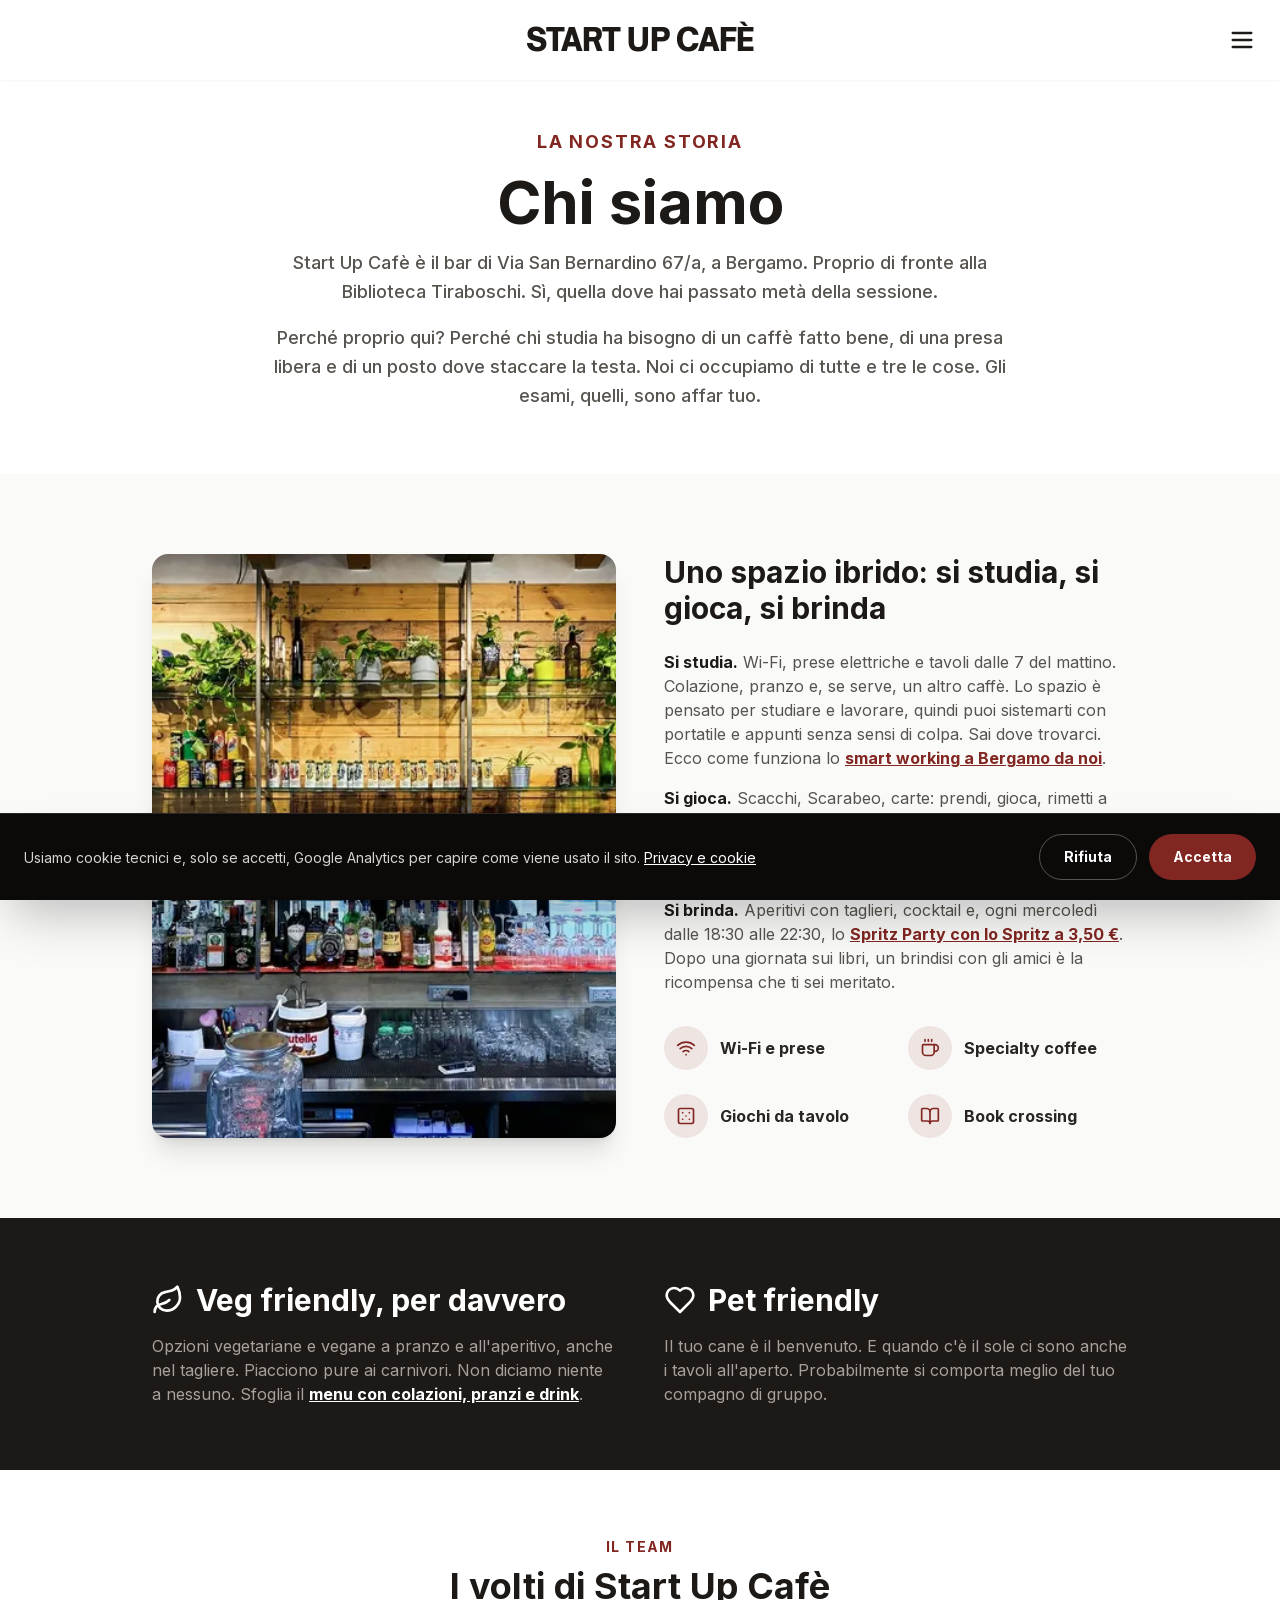
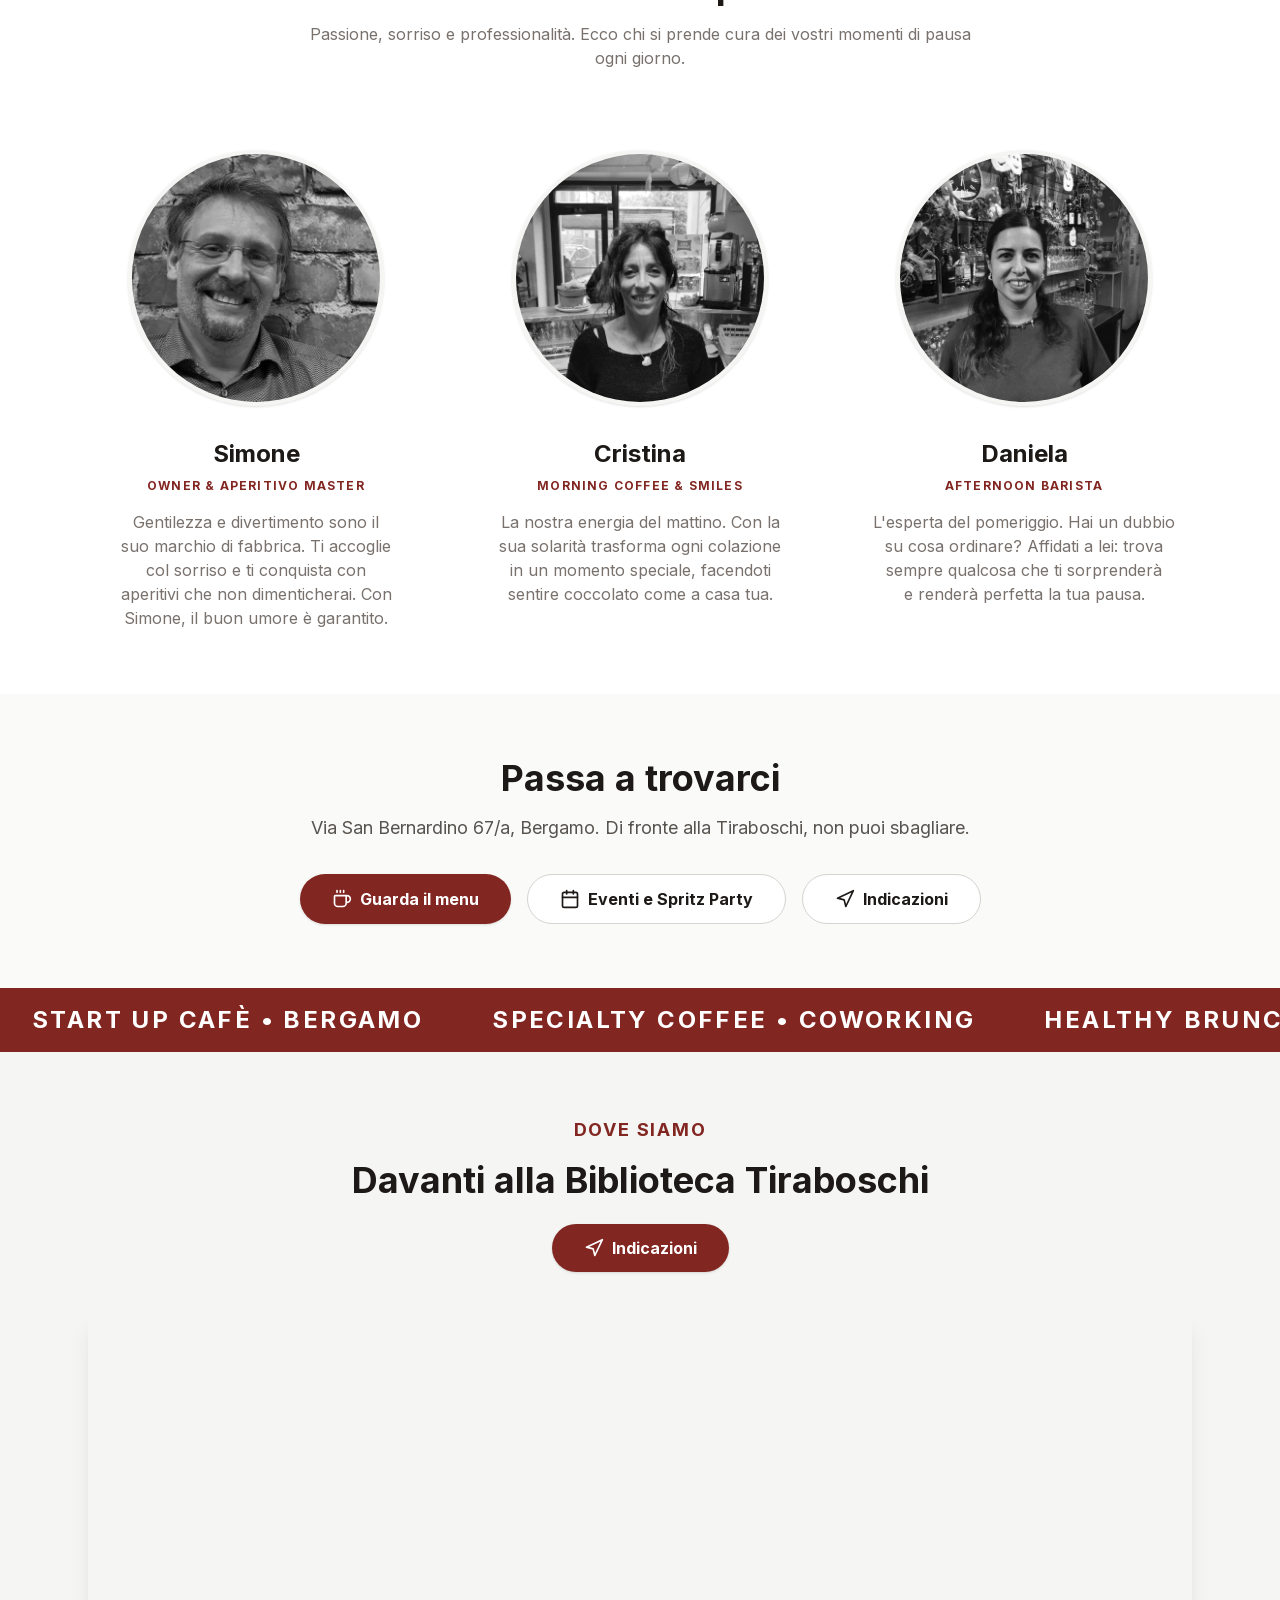
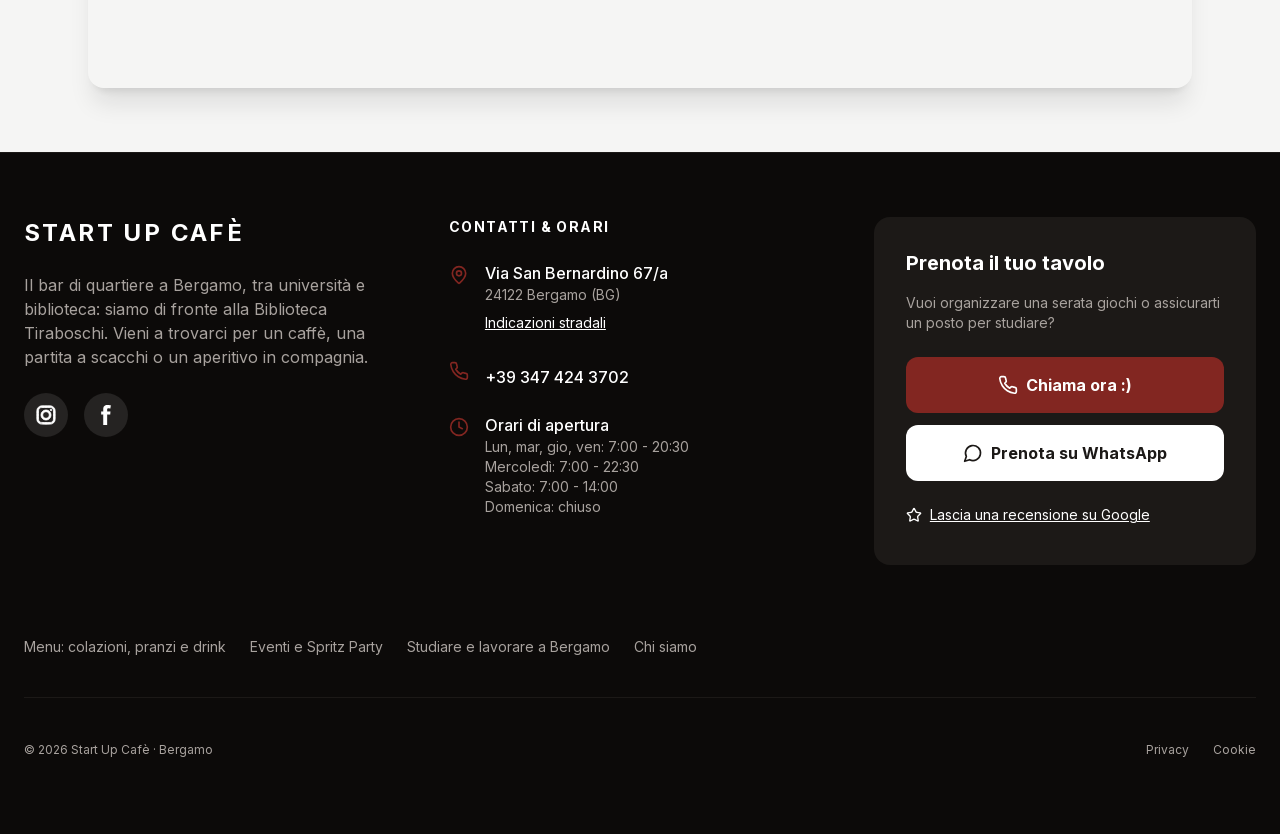
<file: About/index.html>
<!DOCTYPE html>
<html lang="it" class="scroll-smooth">

<head>
    <meta charset="UTF-8">
    <meta name="viewport" content="width=device-width, initial-scale=1.0">
    <title>Chi siamo | Start Up Cafè Bergamo, davanti alla Tiraboschi</title>
    <meta name="description" content="Si studia, si gioca, si brinda: il bar davanti alla Biblioteca Tiraboschi a Bergamo. Giochi da tavolo, book crossing, veg e pet friendly. Passa a trovarci!">
    <link rel="canonical" href="https://startupcafebergamo.it/About/">
    <meta property="og:type" content="website">
    <meta property="og:locale" content="it_IT">
    <meta property="og:site_name" content="Start Up Cafè">
    <meta property="og:title" content="Chi siamo | Start Up Cafè Bergamo, davanti alla Tiraboschi">
    <meta property="og:description" content="Si studia, si gioca, si brinda: il bar davanti alla Biblioteca Tiraboschi a Bergamo. Giochi da tavolo, book crossing, veg e pet friendly. Passa a trovarci!">
    <meta property="og:url" content="https://startupcafebergamo.it/About/">
    <meta property="og:image" content="https://startupcafebergamo.it/assets/og-image.jpg">
    <meta property="og:image:width" content="1200">
    <meta property="og:image:height" content="630">
    <meta property="og:image:alt" content="Il bancone di Start Up Cafè a Bergamo con il logo del locale">
    <meta name="twitter:card" content="summary_large_image">
    <meta name="twitter:title" content="Chi siamo | Start Up Cafè Bergamo, davanti alla Tiraboschi">
    <meta name="twitter:description" content="Si studia, si gioca, si brinda: il bar davanti alla Biblioteca Tiraboschi a Bergamo. Giochi da tavolo, book crossing, veg e pet friendly. Passa a trovarci!">
    <meta name="twitter:image" content="https://startupcafebergamo.it/assets/og-image.jpg">
    <link rel="icon" href="/favicon.ico" sizes="48x48">
    <link rel="icon" type="image/png" sizes="32x32" href="/assets/favicon-32.png">
    <link rel="apple-touch-icon" href="/apple-touch-icon.png">
    <link rel="manifest" href="/site.webmanifest">
    <meta name="theme-color" content="#822621">
    <link rel="preload" href="/assets/fonts/inter-latin-var.woff2" as="font" type="font/woff2" crossorigin>
    <link rel="stylesheet" href="/assets/css/style.css">
    <script src="/assets/js/icons.js" defer></script>
    <script src="/assets/js/site.js" defer></script>
    <script type="application/ld+json">
{
  "@context": "https://schema.org",
  "@type": "BreadcrumbList",
  "itemListElement": [
    {
      "@type": "ListItem",
      "position": 1,
      "name": "Start Up Cafè",
      "item": "https://startupcafebergamo.it/"
    },
    {
      "@type": "ListItem",
      "position": 2,
      "name": "Chi siamo",
      "item": "https://startupcafebergamo.it/About/"
    }
  ]
}
    </script>
</head>

<body class="pb-14 md:pb-0 text-pretty font-sans text-gray-900 bg-stone-50 selection:bg-[#822621] selection:text-white overflow-x-hidden">

    <!-- Navigation Bar -->
    <nav id="navbar" class="fixed w-full z-50 bg-white shadow-sm h-20 transition-all duration-500 ease-in-out">
        <div class="container mx-auto px-6 h-full flex justify-end items-center relative">

            <!-- Centered Linked Title -->
            <a href="/"
                class="absolute left-1/2 top-1/2 transform -translate-x-1/2 -translate-y-1/2 font-opensauce font-black tracking-[-0.03em] uppercase text-3xl text-stone-900 hover:text-[#822621] transition-colors whitespace-nowrap">
                Start Up Cafè
            </a>

            <!-- Burger Menu Button (Visible Always) -->
            <div class="flex items-center">
                <button type="button" class="text-stone-900 hover:text-[#822621] transition-colors p-3 -mr-3" onclick="toggleMenu()" aria-label="Apri il menu di navigazione" aria-expanded="false" aria-controls="mobile-menu">
                    <i id="icon-menu" data-lucide="menu" width="28" height="28"></i>
                    <i id="icon-close" data-lucide="x" width="28" height="28" class="hidden"></i>
                </button>
            </div>
        </div>

        <!-- Mobile/Full Menu Overlay -->
        <div id="mobile-menu"
            class="hidden absolute top-full left-0 w-full bg-white border-b border-gray-100 py-8 px-6 flex-col items-center space-y-6 shadow-xl z-40">
            <a href="/Menu/" class="text-2xl font-bold uppercase tracking-widest text-gray-900 hover:text-[#822621]"
                onclick="toggleMenu()">Menù</a>
            <a href="/Cosa-fare-a-bergamo/" class="text-2xl font-bold uppercase tracking-widest text-gray-900 hover:text-[#822621]"
                onclick="toggleMenu()">Eventi</a>
            <a href="#footer-contacts"
                class="text-2xl font-bold uppercase tracking-widest text-gray-900 hover:text-[#822621]"
                onclick="toggleMenu()">Prenotazione</a>
            <a href="/About/" class="text-2xl font-bold uppercase tracking-widest text-[#822621]" onclick="toggleMenu()">Chi
                Siamo</a>
        </div>
    </nav>

    <!-- Header -->
    <header class="pt-24 pb-8 md:pt-32 md:pb-16 bg-white text-center px-6">
        <span class="text-[#822621] font-bold uppercase tracking-widest mb-4 block text-lg">La nostra storia</span>
        <h1 class="text-4xl md:text-6xl font-bold text-stone-900 mb-4">Chi siamo</h1>

        <div class="text-stone-600 text-lg max-w-3xl mx-auto font-medium leading-relaxed space-y-4">
            <p>
                Start Up Cafè è il bar di Via San Bernardino 67/a, a Bergamo.
                Proprio di fronte alla Biblioteca Tiraboschi. Sì, quella dove hai passato metà della sessione.
            </p>
            <p>
                Perché proprio qui? Perché chi studia ha bisogno di un caffè fatto bene, di una presa libera
                e di un posto dove staccare la testa. Noi ci occupiamo di tutte e tre le cose. Gli esami, quelli, sono affar tuo.
            </p>
        </div>
    </header>

    <!-- Info Section -->
    <section class="py-12 md:py-20 bg-stone-50">
        <div class="container mx-auto px-6 max-w-5xl">
            <div class="grid md:grid-cols-2 gap-8 md:gap-12 items-stretch">

                <div class="relative h-64 md:h-auto md:min-h-[24rem] overflow-hidden rounded-2xl shadow-xl">
                    <img src="/assets/bancone-bar-1200.webp" srcset="/assets/bancone-bar-640.webp 640w, /assets/bancone-bar-1200.webp 1200w" sizes="(min-width: 768px) 480px, 100vw" width="1200" height="896" alt="Bancone e bottigliera di Start Up Cafè in Via San Bernardino a Bergamo"
                        class="absolute inset-0 w-full h-full object-cover hover:scale-105 transition-transform duration-700"
                        loading="lazy" />
                </div>

                <div>
                    <h2 class="text-3xl font-bold text-stone-900 mb-6">Uno spazio ibrido: si studia, si gioca, si brinda</h2>
                    <p class="text-stone-600 mb-4 leading-normal">
                        <strong class="text-stone-900">Si studia.</strong> Wi-Fi, prese elettriche e tavoli dalle 7 del mattino.
                        Colazione, pranzo e, se serve, un altro caffè. Lo spazio è pensato per studiare e lavorare, quindi puoi sistemarti con portatile e appunti senza sensi di colpa. Sai dove trovarci.
                        Ecco come funziona lo <a href="/smart-working-bergamo/" class="text-[#822621] underline font-bold">smart working a Bergamo da noi</a>.
                    </p>
                    <p class="text-stone-600 mb-4 leading-normal">
                        <strong class="text-stone-900">Si gioca.</strong> Scacchi, Scarabeo, carte: prendi, gioca, rimetti a posto.
                        C'è anche il book crossing: prendi un libro, se vuoi lasciane un altro. Scegli un gioco, trova qualcuno con cui sfidarti e dimentica per un'ora quanto manca all'esame.
                    </p>
                    <p class="text-stone-600 mb-8 leading-normal">
                        <strong class="text-stone-900">Si brinda.</strong> Aperitivi con taglieri, cocktail e, ogni mercoledì dalle 18:30 alle 22:30,
                        lo <a href="/Cosa-fare-a-bergamo/" class="text-[#822621] underline font-bold">Spritz Party con lo Spritz a 3,50 €</a>.
                        Dopo una giornata sui libri, un brindisi con gli amici è la ricompensa che ti sei meritato.
                    </p>

                    <div class="grid grid-cols-2 gap-6">
                        <div class="flex items-center gap-3">
                            <div class="bg-[#822621]/10 p-3 rounded-full text-[#822621]"><i data-lucide="wifi" width="20"
                                    height="20"></i></div>
                            <span class="font-bold text-stone-800">Wi-Fi e prese</span>
                        </div>
                        <div class="flex items-center gap-3">
                            <div class="bg-[#822621]/10 p-3 rounded-full text-[#822621]"><i data-lucide="coffee" width="20"
                                    height="20"></i></div>
                            <span class="font-bold text-stone-800">Specialty coffee</span>
                        </div>
                        <div class="flex items-center gap-3">
                            <div class="bg-[#822621]/10 p-3 rounded-full text-[#822621]"><i data-lucide="dice-5" width="20"
                                    height="20"></i></div>
                            <span class="font-bold text-stone-800">Giochi da tavolo</span>
                        </div>
                        <div class="flex items-center gap-3">
                            <div class="bg-[#822621]/10 p-3 rounded-full text-[#822621]"><i data-lucide="book-open" width="20"
                                    height="20"></i></div>
                            <span class="font-bold text-stone-800">Book crossing</span>
                        </div>
                    </div>
                </div>

            </div>
        </div>
    </section>

    <!-- Veg e pet friendly -->
    <section class="py-12 md:py-16 bg-stone-900 text-white relative z-20">
        <div class="container mx-auto px-6 max-w-5xl grid md:grid-cols-2 gap-8 md:gap-12">
            <div>
                <div class="flex items-center gap-3 mb-4">
                    <i data-lucide="leaf" class="text-white shrink-0" width="32" height="32"></i>
                    <h2 class="text-2xl md:text-3xl font-bold">Veg friendly, per davvero</h2>
                </div>
                <p class="text-stone-400 leading-normal">
                    Opzioni vegetariane e vegane a pranzo e all'aperitivo, anche nel tagliere.
                    Piacciono pure ai carnivori. Non diciamo niente a nessuno.
                    Sfoglia il <a href="/Menu/" class="text-white underline font-bold">menu con colazioni, pranzi e drink</a>.
                </p>
            </div>
            <div>
                <div class="flex items-center gap-3 mb-4">
                    <i data-lucide="heart" class="text-white shrink-0" width="32" height="32"></i>
                    <h2 class="text-2xl md:text-3xl font-bold">Pet friendly</h2>
                </div>
                <p class="text-stone-400 leading-normal">
                    Il tuo cane è il benvenuto. E quando c'è il sole ci sono anche i tavoli all'aperto.
                    Probabilmente si comporta meglio del tuo compagno di gruppo.
                </p>
            </div>
        </div>
    </section>

    <!-- Team Section -->
    <section class="py-12 md:py-16 bg-white relative z-20">
        <div class="container mx-auto px-6 max-w-6xl">
            <div class="text-center mb-8 md:mb-20">
                <span class="text-[#822621] font-bold uppercase tracking-widest text-sm">Il Team</span>
                <h2 class="text-4xl font-bold mt-2 text-stone-900">I volti di Start Up Cafè</h2>
                <p class="text-stone-500 mt-4 max-w-2xl mx-auto">
                    Passione, sorriso e professionalità. Ecco chi si prende cura dei vostri momenti di pausa ogni
                    giorno.
                </p>
            </div>

            <div class="grid lg:grid-cols-3 gap-8 lg:gap-12">

                <!-- Simone -->
                <!-- TODO: confermare che Simone sia il titolare e aggiungere una sua frase (me la devi indicare tu). -->
                <div class="group text-center">
                    <div
                        class="relative w-64 h-64 mx-auto mb-8 rounded-full overflow-hidden border-4 border-stone-100 shadow hover:shadow-xl group-hover:border-brand transition-all duration-300 transform group-hover:-translate-y-1">
                        <img src="/assets/team-simone.webp" width="512" height="512" alt="Simone, titolare di Start Up Cafè"
                            class="w-full h-full object-cover filter grayscale group-hover:grayscale-0 transition-all duration-500 transform group-hover:scale-110"
                            loading="lazy" />
                    </div>
                    <h3 class="text-2xl font-bold text-stone-900 mb-2">Simone</h3>
                    <span class="text-[#822621] font-bold uppercase tracking-widest text-xs block mb-4">OWNER & APERITIVO
                        MASTER</span>
                    <p class="text-balance text-stone-500 leading-normal px-4">
                        Gentilezza e divertimento sono il suo marchio di fabbrica. Ti accoglie col sorriso e ti
                        conquista con aperitivi che non dimenticherai. Con Simone, il buon umore è garantito.
                    </p>
                </div>

                <!-- Cristina -->
                <div class="group text-center">
                    <div
                        class="relative w-64 h-64 mx-auto mb-8 rounded-full overflow-hidden border-4 border-stone-100 shadow hover:shadow-xl group-hover:border-brand transition-all duration-300 transform group-hover:-translate-y-1">
                        <img src="/assets/team-cristina.webp" width="512" height="512" alt="Ritratto di Cristina, barista del mattino di Start Up Cafè"
                            class="w-full h-full object-cover filter grayscale group-hover:grayscale-0 transition-all duration-500 transform group-hover:scale-110"
                            loading="lazy" />
                    </div>
                    <h3 class="text-2xl font-bold text-stone-900 mb-2">Cristina</h3>
                    <span class="text-[#822621] font-bold uppercase tracking-widest text-xs block mb-4">MORNING COFFEE &
                        SMILES</span>
                    <p class="text-balance text-stone-500 leading-normal px-4">
                        La nostra energia del mattino. Con la sua solarità trasforma ogni colazione in un momento
                        speciale, facendoti sentire coccolato come a casa tua.
                    </p>
                </div>

                <!-- Daniela -->
                <div class="group text-center">
                    <div
                        class="relative w-64 h-64 mx-auto mb-8 rounded-full overflow-hidden border-4 border-stone-100 shadow hover:shadow-xl group-hover:border-brand transition-all duration-300 transform group-hover:-translate-y-1">
                        <img src="/assets/team-daniela.webp" width="512" height="512" alt="Ritratto di Daniela, barista del pomeriggio di Start Up Cafè"
                            class="w-full h-full object-cover filter grayscale group-hover:grayscale-0 transition-all duration-500 transform group-hover:scale-110"
                            loading="lazy" />
                    </div>
                    <h3 class="text-2xl font-bold text-stone-900 mb-2">Daniela</h3>
                    <span class="text-[#822621] font-bold uppercase tracking-widest text-xs block mb-4">AFTERNOON
                        BARISTA</span>
                    <p class="text-balance text-stone-500 leading-normal px-4">
                        L'esperta del pomeriggio. Hai un dubbio su cosa ordinare? Affidati a lei: trova sempre qualcosa
                        che ti sorprenderà e renderà perfetta la tua pausa.
                    </p>
                </div>

            </div>
        </div>
    </section>

    <!-- Call to action -->
    <section class="py-12 md:py-16 bg-stone-50 relative z-20">
        <div class="container mx-auto px-6 max-w-4xl text-center">
            <h2 class="text-3xl md:text-4xl font-bold text-stone-900 mb-4">Passa a trovarci</h2>
            <p class="text-stone-600 text-lg mb-8">Via San Bernardino 67/a, Bergamo. Di fronte alla Tiraboschi, non puoi sbagliare.</p>
            <div class="flex flex-wrap justify-center gap-4">
                <a href="/Menu/" class="inline-flex items-center gap-2 bg-[#822621] text-white px-8 py-3 rounded-full font-bold hover:bg-stone-900 shadow transition-all duration-300">
                    <i data-lucide="coffee" width="20" height="20"></i> Guarda il menu
                </a>
                <a href="/Cosa-fare-a-bergamo/" class="inline-flex items-center gap-2 bg-white text-stone-900 border border-stone-300 px-8 py-3 rounded-full font-bold hover:bg-stone-900 hover:text-white transition-all duration-300">
                    <i data-lucide="calendar" width="20" height="20"></i> Eventi e Spritz Party
                </a>
                <a href="https://www.google.com/maps/dir/?api=1&amp;destination=Start+Up+Caf%C3%A8%2C+Via+San+Bernardino+67%2Fa%2C+24122+Bergamo" target="_blank" rel="noopener noreferrer" data-track="click_indicazioni" class="inline-flex items-center gap-2 bg-white text-stone-900 border border-stone-300 px-8 py-3 rounded-full font-bold hover:bg-stone-900 hover:text-white transition-all duration-300">
                    <i data-lucide="navigation" width="20" height="20"></i> Indicazioni
                </a>
            </div>
        </div>
    </section>

    <!-- Marquee -->
    <div class="py-4 bg-[#822621] overflow-hidden whitespace-nowrap relative z-20">
        <div class="inline-block animate-marquee">
            <span class="text-white font-bold text-2xl mx-8 uppercase tracking-widest">Start Up Cafè •
                Bergamo</span>
            <span class="text-white font-bold text-2xl mx-8 uppercase tracking-widest">Specialty Coffee •
                Coworking</span>
            <span class="text-white font-bold text-2xl mx-8 uppercase tracking-widest">Healthy Brunch • Good
                Vibes</span>
            <span class="text-white font-bold text-2xl mx-8 uppercase tracking-widest">Start Up Cafè •
                Bergamo</span>
            <span class="text-white font-bold text-2xl mx-8 uppercase tracking-widest">Specialty Coffee •
                Coworking</span>
            <span class="text-white font-bold text-2xl mx-8 uppercase tracking-widest">Healthy Brunch • Good
                Vibes</span>
        </div>
    </div>

    <!-- Dove siamo: indirizzo, telefono e orari sono nel footer -->
    <section id="dove-siamo" class="py-12 md:py-16 bg-stone-100 relative z-20 scroll-mt-20">
        <div class="container mx-auto px-6 max-w-6xl">
            <div class="text-center mb-8">
                <span class="text-[#822621] font-bold uppercase tracking-widest mb-4 block text-lg">Dove siamo</span>
                <h2 class="text-3xl md:text-4xl font-bold mb-6 text-stone-900">Davanti alla Biblioteca Tiraboschi</h2>
                <a href="https://www.google.com/maps/dir/?api=1&amp;destination=Start+Up+Caf%C3%A8%2C+Via+San+Bernardino+67%2Fa%2C+24122+Bergamo"
                    target="_blank" rel="noopener noreferrer" data-track="click_indicazioni"
                    class="inline-flex items-center gap-2 bg-[#822621] text-white px-8 py-3 rounded-full font-bold hover:bg-stone-900 shadow transition-all duration-300">
                    <i data-lucide="navigation" width="20" height="20"></i>
                    Indicazioni
                </a>
            </div>
            <div class="h-72 md:h-96 rounded-2xl overflow-hidden shadow-xl grayscale hover:grayscale-0 transition-all duration-700">
                <iframe title="Mappa: Start Up Cafè in Via San Bernardino 67/a a Bergamo"
                    src="https://www.google.com/maps/embed?pb=!1m18!1m12!1m3!1d5574.364104617971!2d9.660201176207453!3d45.68731841852434!2m3!1f0!2f0!3f0!3m2!1i1024!2i768!4f13.1!3m3!1m2!1s0x4781512ba4fc5591%3A0x86d99ebeef7402e9!2sSTART%20UP%20CAF%C3%88!5e0!3m2!1sit!2sit!4v1766769627214!5m2!1sit!2sit"
                    width="100%" height="100%" style="border:0;" allowfullscreen="" loading="lazy"
                    referrerpolicy="no-referrer-when-downgrade">
                </iframe>
            </div>
        </div>
    </section>

    <!-- Footer -->
    <!-- TODO: link "Indicazioni" generico verso Google Maps: sostituirlo con il link diretto alla scheda se preferisci.
         TODO: numero WhatsApp uguale al telefono, da confermare.
         TODO: orari presi da Google Business Profile, da confermare (il vecchio sito diceva lun-ven 7:00-20:00). -->
    <footer id="footer-contacts"
        class="bg-stone-950 text-stone-400 py-10 md:py-16 border-t border-stone-900 scroll-mt-20 relative z-20">
        <div class="container mx-auto px-6">
            <div class="flex flex-col md:flex-row justify-between gap-8 md:gap-12 mb-10 md:mb-16">

                <div class="md:w-1/3 text-center md:text-left">
                    <div class="flex items-center justify-center md:justify-start gap-2 mb-6 text-white">
                        <span class="font-bold text-2xl tracking-widest">START UP CAFÈ</span>
                    </div>
                    <p class="text-stone-400 leading-normal mb-6">
                        Il bar di quartiere a Bergamo, tra università e biblioteca: siamo di fronte alla Biblioteca Tiraboschi.
                        Vieni a trovarci per un caffè, una partita a scacchi o un aperitivo in compagnia.
                    </p>
                    <div class="flex gap-4 justify-center md:justify-start">
                        <a href="https://www.instagram.com/startupcafe.bergamo/" target="_blank" rel="noopener noreferrer"
                            class="bg-white/10 p-3 rounded-full hover:bg-stone-800 transition-colors">
                            <img src="/assets/instagram-svgrepo-com.svg" alt="Instagram di Start Up Cafè" width="20" height="20" class="w-5 h-5" />
                        </a>
                        <a href="https://www.facebook.com/barstartupcaffe" target="_blank" rel="noopener noreferrer"
                            class="bg-white/10 p-3 rounded-full hover:bg-stone-800 transition-colors">
                            <img src="/assets/facebook-svgrepo-com.svg" alt="Facebook di Start Up Cafè" width="20" height="20" class="w-5 h-5" />
                        </a>
                    </div>
                </div>

                <div class="md:w-1/3 text-center md:text-left">
                    <h2 class="text-white font-bold uppercase tracking-widest mb-6 text-sm">Contatti & Orari</h2>
                    <div class="space-y-4">
                        <div class="flex items-start justify-center md:justify-start gap-4">
                            <i data-lucide="map-pin" class="text-[#822621] mt-1 hidden md:block" width="20" height="20"></i>
                            <div>
                                <p class="text-white font-medium">Via San Bernardino 67/a</p>
                                <p class="text-sm">24122 Bergamo (BG)</p>
                                <a href="https://www.google.com/maps/dir/?api=1&amp;destination=Start+Up+Caf%C3%A8%2C+Via+San+Bernardino+67%2Fa%2C+24122+Bergamo" target="_blank" rel="noopener noreferrer" data-track="click_indicazioni" class="inline-block py-2 text-sm text-white underline hover:text-stone-300">Indicazioni stradali</a>
                            </div>
                        </div>
                        <div class="flex items-start justify-center md:justify-start gap-4">
                            <i data-lucide="phone" class="text-[#822621] mt-1 hidden md:block" width="20" height="20"></i>
                            <a href="tel:+393474243702" data-track="click_chiama" class="inline-block py-2 text-white font-medium hover:text-stone-300">+39 347 424 3702</a>
                        </div>
                        <div class="flex items-start justify-center md:justify-start gap-4 mb-8">
                            <i data-lucide="clock" class="text-[#822621] mt-1 hidden md:block" width="20" height="20"></i>
                            <div>
                                <p class="text-white font-medium">Orari di apertura</p>
                                <p class="text-sm">Lun, mar, gio, ven: 7:00 - 20:30</p>
                                <p class="text-sm">Mercoledì: 7:00 - 22:30</p>
                                <p class="text-sm">Sabato: 7:00 - 14:00</p>
                                <p class="text-sm">Domenica: chiuso</p>
                            </div>
                        </div>
                    </div>
                </div>

                <div class="md:w-1/3 bg-stone-900 p-8 rounded-2xl text-center md:text-left">
                    <h2 class="text-white font-bold text-xl mb-4">Prenota il tuo tavolo</h2>
                    <p class="text-stone-400 text-sm mb-6">
                        Vuoi organizzare una serata giochi o assicurarti un posto per studiare?
                    </p>
                    <div class="space-y-3">
                        <a href="tel:+393474243702" data-track="click_chiama"
                            class="w-full bg-[#822621] text-white py-4 rounded-xl font-bold hover:bg-[#822621]/90 transition-colors flex items-center justify-center gap-2">
                            <i data-lucide="phone" width="20" height="20"></i>
                            Chiama ora :)
                        </a>
                        <a href="https://wa.me/393474243702?text=Ciao%20Start%20Up%20Caf%C3%A8%21%20Vorrei%20prenotare%20un%20tavolo%20per%20...%20persone%2C%20il%20giorno%20...%20alle%20ore%20..." target="_blank" rel="noopener noreferrer" data-track="click_whatsapp"
                            class="w-full bg-white text-stone-900 py-4 rounded-xl font-bold hover:bg-stone-200 transition-colors flex items-center justify-center gap-2">
                            <i data-lucide="message-circle" width="20" height="20"></i>
                            Prenota su WhatsApp
                        </a>
                    </div>
                    <a href="https://g.page/r/CekCdO--ntmGEBM/review" target="_blank" rel="noopener noreferrer" data-track="click_recensione"
                        class="inline-flex items-center gap-2 py-2 text-sm text-white underline hover:text-stone-300 mt-4">
                        <i data-lucide="star" width="16" height="16"></i>
                        Lascia una recensione su Google
                    </a>
                </div>

            </div>

            <nav aria-label="Pagine del sito" class="pb-8 flex flex-wrap justify-center md:justify-start gap-x-6 gap-y-0 text-sm">
                <a href="/Menu/" class="inline-block py-2 hover:text-white transition-colors">Menu: colazioni, pranzi e drink</a>
                <a href="/Cosa-fare-a-bergamo/" class="inline-block py-2 hover:text-white transition-colors">Eventi e Spritz Party</a>
                <a href="/smart-working-bergamo/" class="inline-block py-2 hover:text-white transition-colors">Studiare e lavorare a Bergamo</a>
                <a href="/About/" class="inline-block py-2 hover:text-white transition-colors">Chi siamo</a>
            </nav>

            <div
                class="pt-8 border-t border-stone-900 text-center flex flex-col md:flex-row justify-between items-center text-xs text-stone-400">
                <p>© 2026 Start Up Cafè · Bergamo</p>
                <div class="flex gap-6 mt-2 md:mt-0">
                    <a href="/privacy/" class="inline-block py-3 hover:text-white transition-colors">Privacy</a>
                    <button type="button" onclick="openCookieSettings()" class="inline-block py-3 hover:text-white transition-colors">Cookie</button>
                </div>
            </div>
        </div>
    </footer>

    <!-- Barra fissa su mobile: Chiama e Indicazioni -->
    <div class="md:hidden fixed bottom-0 inset-x-0 z-40 grid grid-cols-2 bg-white border-t border-stone-200 shadow-[0_-4px_20px_rgba(0,0,0,0.08)]">
        <a href="tel:+393474243702" data-track="click_chiama"
            class="flex items-center justify-center gap-2 py-4 font-bold text-white bg-[#822621]">
            <i data-lucide="phone" width="20" height="20"></i>
            Chiama
        </a>
        <a href="https://www.google.com/maps/dir/?api=1&amp;destination=Start+Up+Caf%C3%A8%2C+Via+San+Bernardino+67%2Fa%2C+24122+Bergamo" target="_blank" rel="noopener noreferrer" data-track="click_indicazioni"
            class="flex items-center justify-center gap-2 py-4 font-bold text-stone-900">
            <i data-lucide="navigation" width="20" height="20"></i>
            Indicazioni
        </a>
    </div>

    <script>

        // Mobile Menu Toggle logic
        const mobileMenu = document.getElementById('mobile-menu');
        let isMenuOpen = false;

        function toggleMenu() {
            isMenuOpen = !isMenuOpen;
            document.querySelector('[aria-controls=\"mobile-menu\"]').setAttribute('aria-expanded', isMenuOpen);
            const iconMenu = document.getElementById('icon-menu');
            const iconClose = document.getElementById('icon-close');
            
            if (isMenuOpen) {
                mobileMenu.classList.remove('hidden');
                mobileMenu.classList.add('flex');
                if (iconMenu) iconMenu.classList.add('hidden');
                if (iconClose) iconClose.classList.remove('hidden');
            } else {
                mobileMenu.classList.add('hidden');
                mobileMenu.classList.remove('flex');
                if (iconMenu) iconMenu.classList.remove('hidden');
                if (iconClose) iconClose.classList.add('hidden');
            }
        }

    </script>
</body>

</html>
</file>
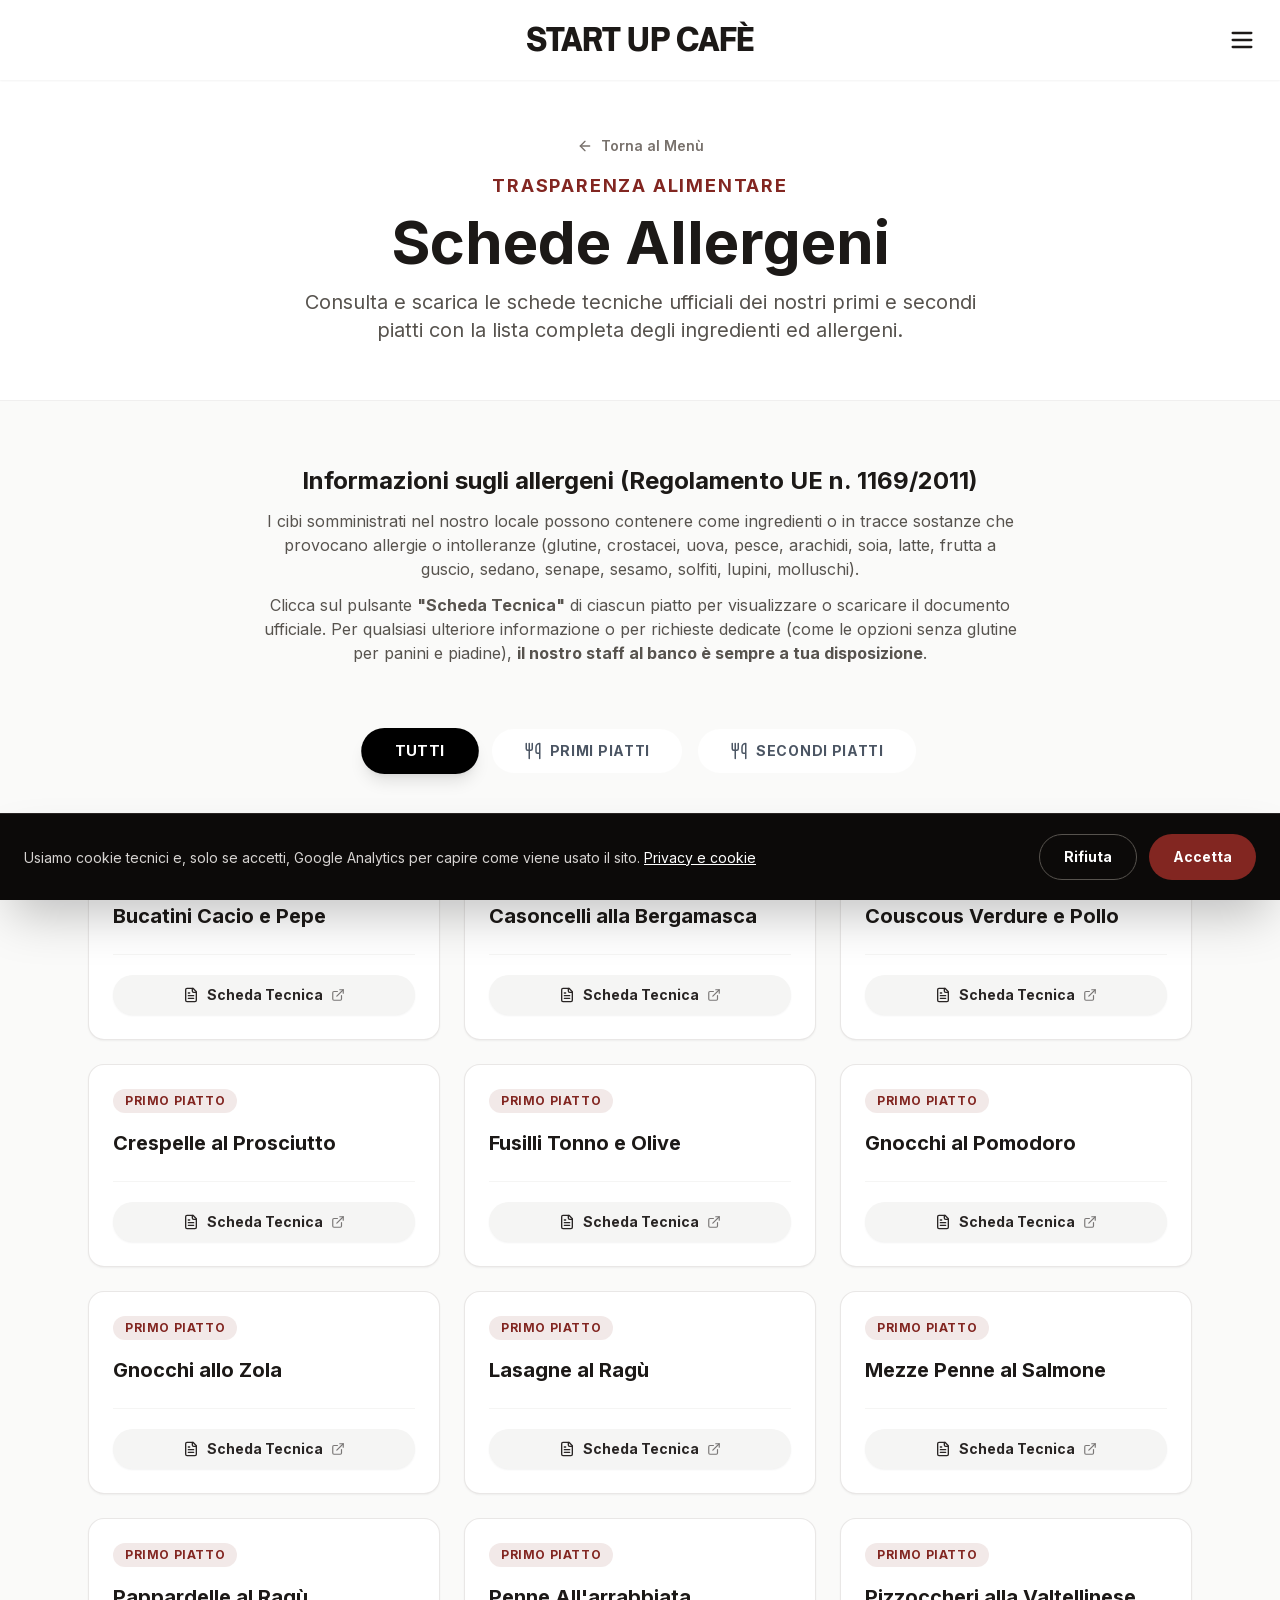
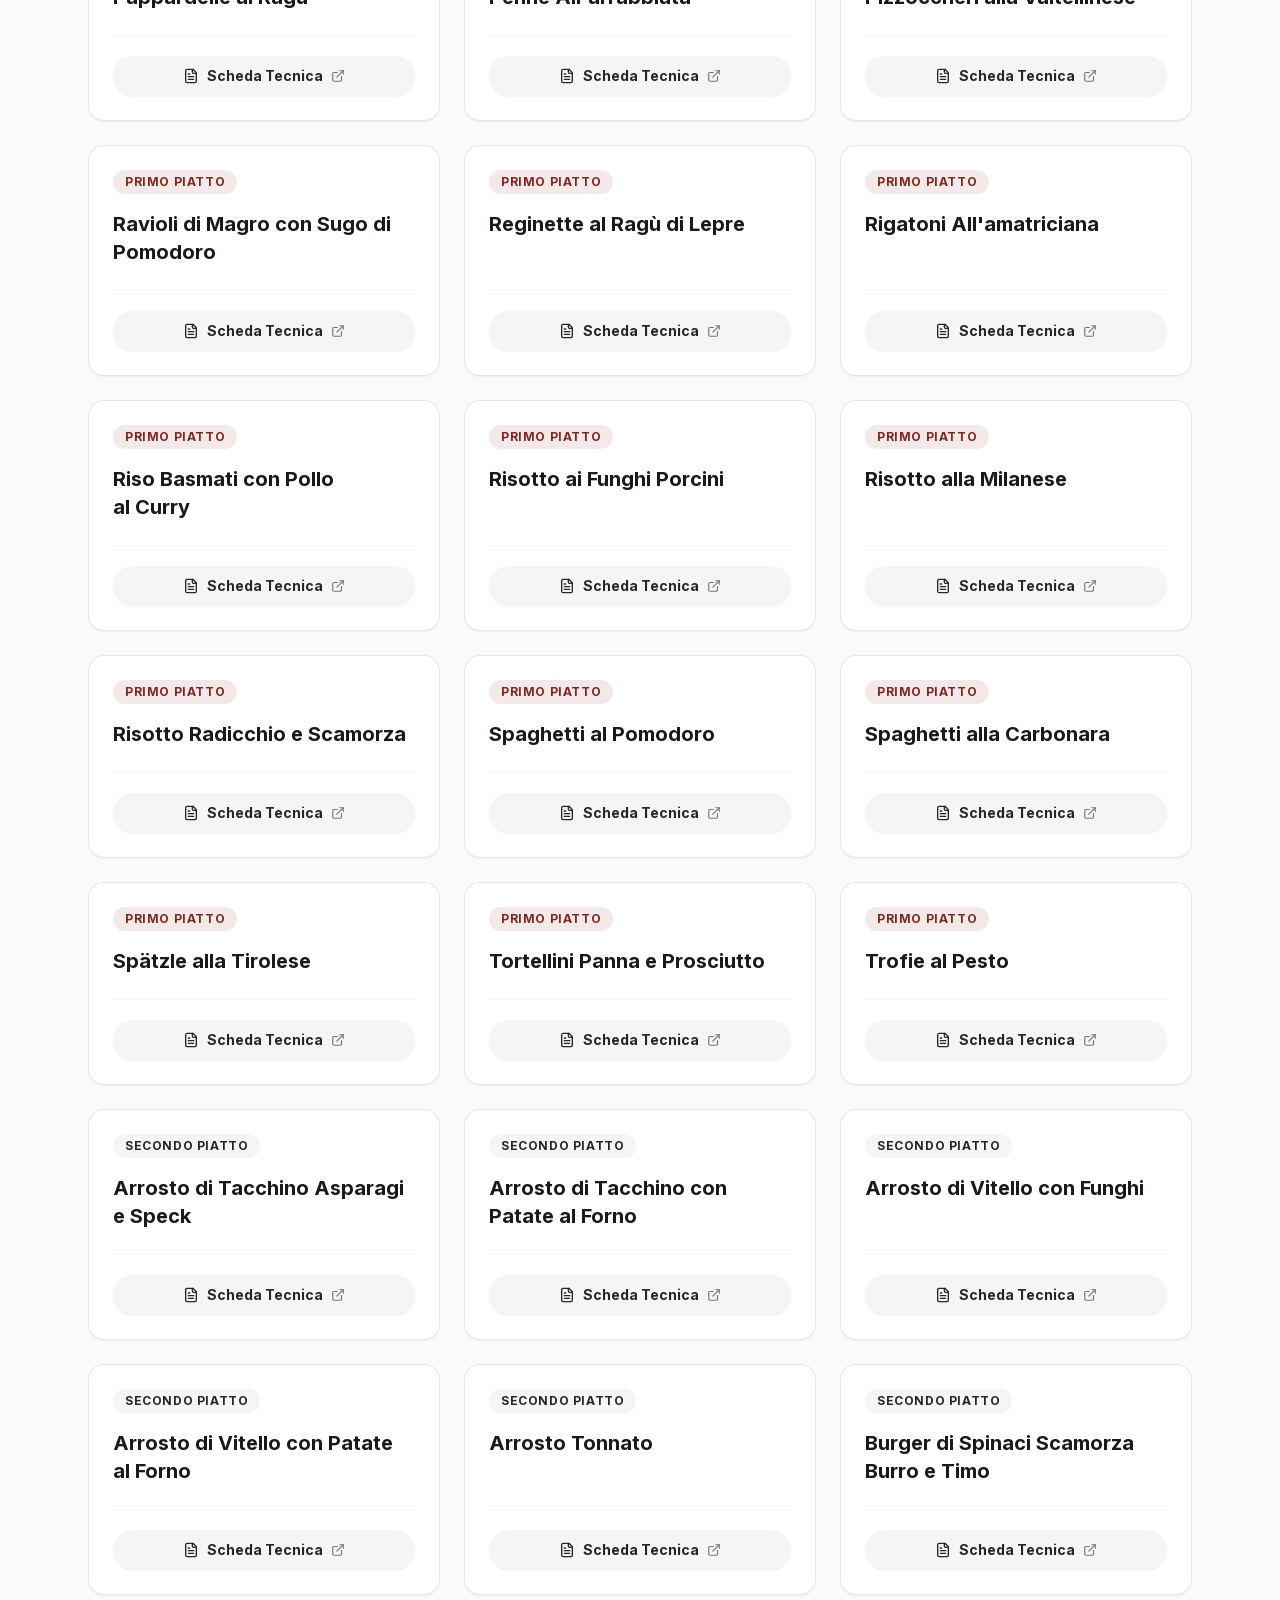
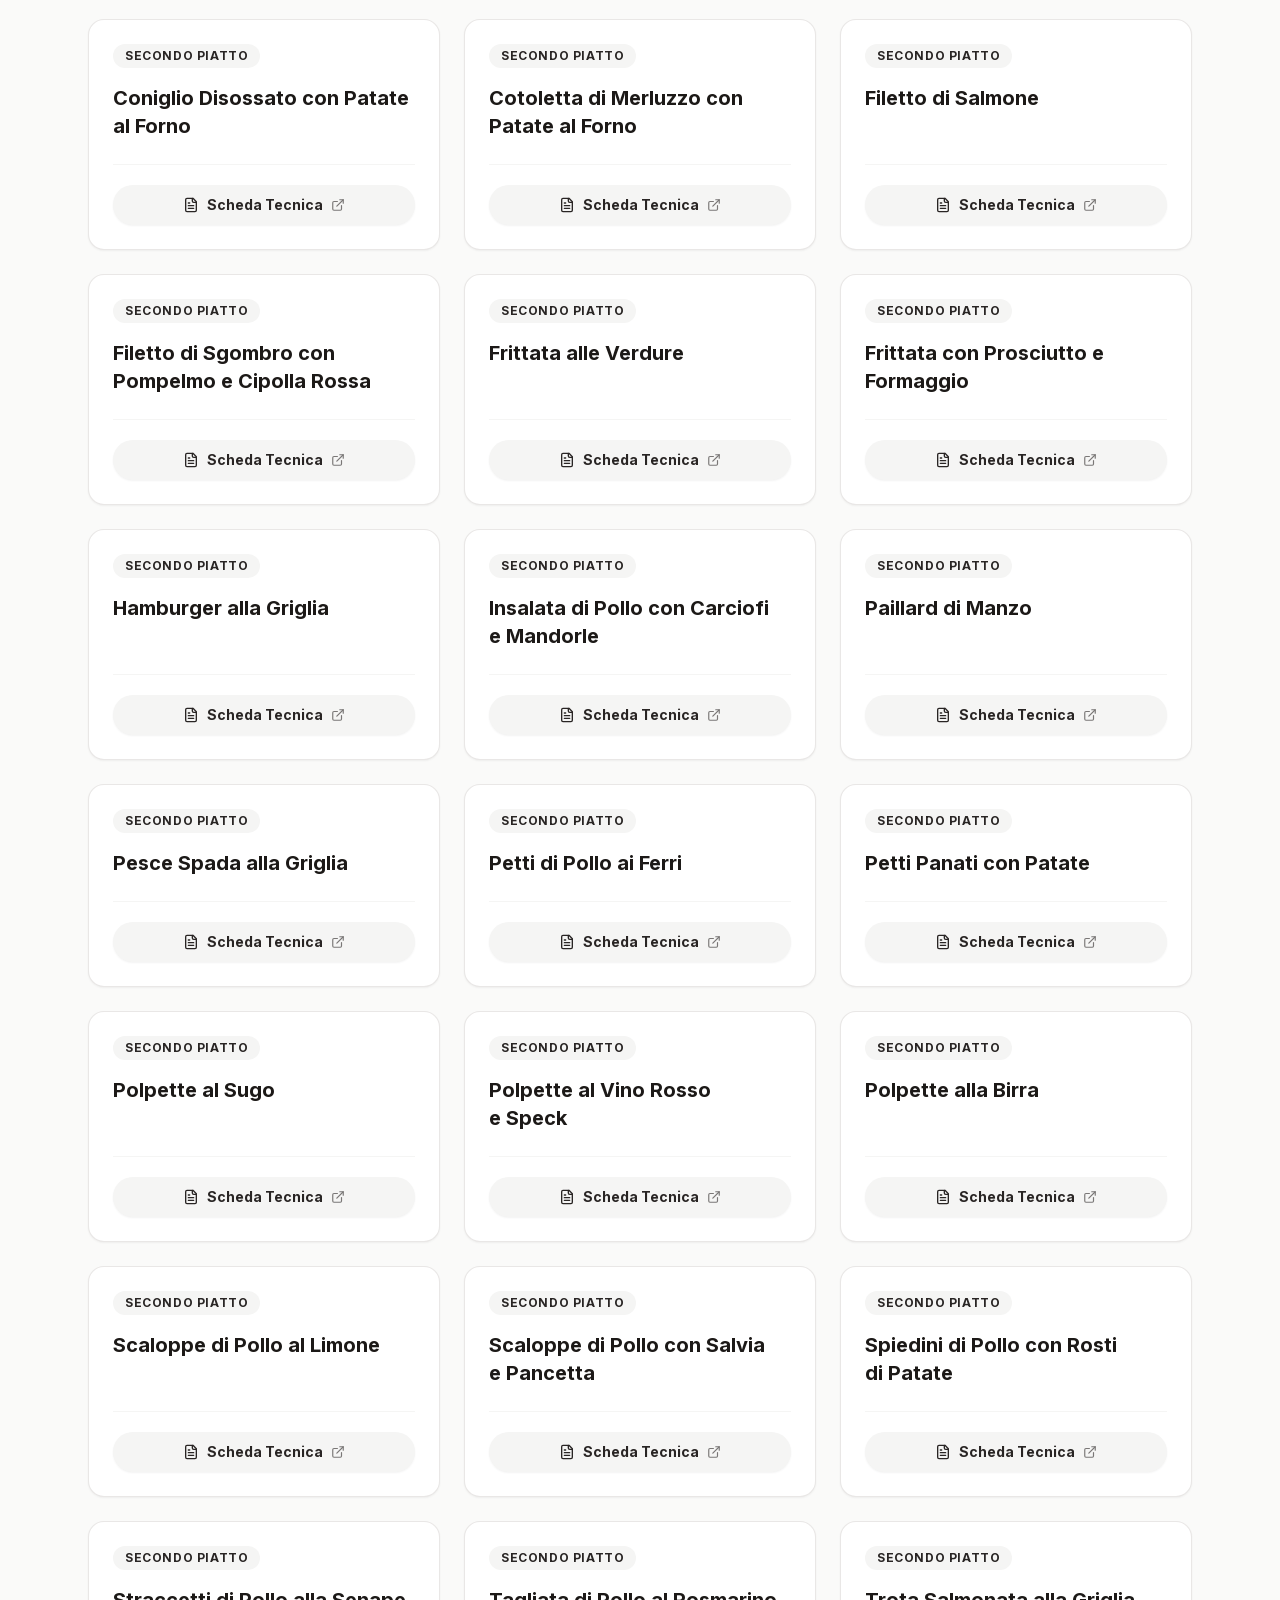
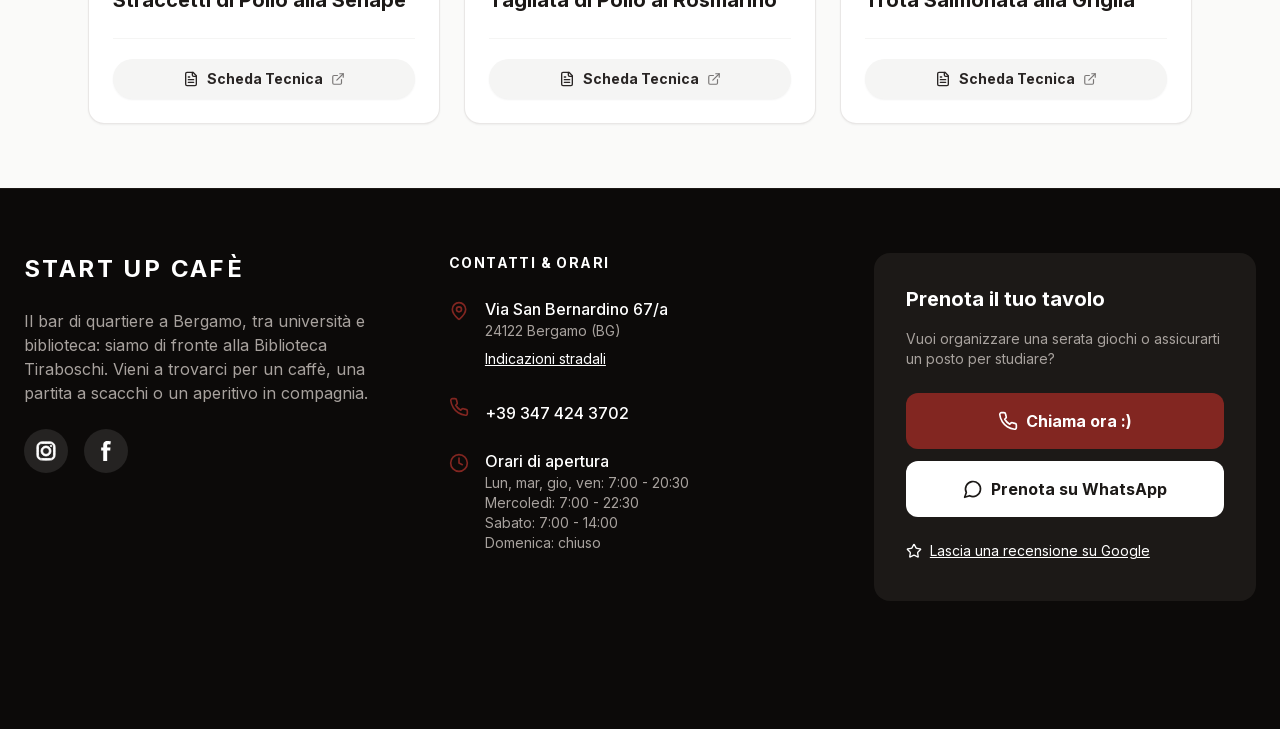
<file: Allergeni/index.html>
<!DOCTYPE html>
<html lang="it" class="scroll-smooth">

<head>
    <meta charset="UTF-8">
    <meta name="viewport" content="width=device-width, initial-scale=1.0">
    <title>Allergeni & Schede Tecniche | Start Up Cafè Bergamo</title>
    <meta name="description" content="Consulta le schede tecniche e l'elenco completo degli allergeni per i primi e secondi piatti di Start Up Cafè Bergamo. Trasparenza e ingredienti sempre aggiornati.">
    <link rel="canonical" href="https://startupcafebergamo.it/Allergeni/">
    <meta property="og:type" content="website">
    <meta property="og:locale" content="it_IT">
    <meta property="og:site_name" content="Start Up Cafè">
    <meta property="og:title" content="Allergeni & Schede Tecniche | Start Up Cafè Bergamo">
    <meta property="og:description" content="Consulta le schede tecniche e l'elenco degli allergeni per primi e secondi piatti di Start Up Cafè Bergamo.">
    <meta property="og:url" content="https://startupcafebergamo.it/Allergeni/">
    <meta property="og:image" content="https://startupcafebergamo.it/assets/og-image.jpg">
    <meta property="og:image:width" content="1200">
    <meta property="og:image:height" content="630">
    <meta property="og:image:alt" content="Il bancone di Start Up Cafè a Bergamo con il logo del locale">
    <meta name="twitter:card" content="summary_large_image">
    <meta name="twitter:title" content="Allergeni & Schede Tecniche | Start Up Cafè Bergamo">
    <meta name="twitter:description" content="Consulta le schede tecniche e l'elenco degli allergeni dei nostri piatti.">
    <meta name="twitter:image" content="https://startupcafebergamo.it/assets/og-image.jpg">
    <link rel="icon" href="/favicon.ico" sizes="48x48">
    <link rel="icon" type="image/png" sizes="32x32" href="/assets/favicon-32.png">
    <link rel="apple-touch-icon" href="/apple-touch-icon.png">
    <link rel="manifest" href="/site.webmanifest">
    <meta name="theme-color" content="#822621">
    <link rel="preload" href="/assets/fonts/inter-latin-var.woff2" as="font" type="font/woff2" crossorigin>
    <link rel="stylesheet" href="/assets/css/style.css">
    <script src="/assets/js/icons.js" defer></script>
    <script src="/assets/js/site.js" defer></script>
    <script type="application/ld+json">
{
  "@context": "https://schema.org",
  "@type": "BreadcrumbList",
  "itemListElement": [
    {
      "@type": "ListItem",
      "position": 1,
      "name": "Start Up Cafè",
      "item": "https://startupcafebergamo.it/"
    },
    {
      "@type": "ListItem",
      "position": 2,
      "name": "Menu",
      "item": "https://startupcafebergamo.it/Menu/"
    },
    {
      "@type": "ListItem",
      "position": 3,
      "name": "Allergeni",
      "item": "https://startupcafebergamo.it/Allergeni/"
    }
  ]
}
    </script>
</head>

<body class="pb-14 md:pb-0 text-pretty font-sans text-gray-900 bg-stone-50 selection:bg-[#822621] selection:text-white overflow-x-hidden">

    <!-- Navigation Bar -->
    <nav id="navbar" class="fixed w-full z-50 bg-white shadow-sm h-20 transition-all duration-500 ease-in-out">
        <div class="container mx-auto px-6 h-full flex justify-end items-center relative">

            <!-- Centered Linked Title -->
            <a href="/"
                class="absolute left-1/2 top-1/2 transform -translate-x-1/2 -translate-y-1/2 font-opensauce font-black tracking-[-0.03em] uppercase text-3xl text-stone-900 hover:text-[#822621] transition-colors whitespace-nowrap">
                Start Up Cafè
            </a>

            <!-- Burger Menu Button (Visible Always) -->
            <div class="flex items-center">
                <button type="button" class="text-stone-900 hover:text-[#822621] transition-colors p-3 -mr-3" onclick="toggleMenu()" aria-label="Apri il menu di navigazione" aria-expanded="false" aria-controls="mobile-menu">
                    <i id="icon-menu" data-lucide="menu" width="28" height="28"></i>
                    <i id="icon-close" data-lucide="x" width="28" height="28" class="hidden"></i>
                </button>
            </div>
        </div>

        <!-- Mobile/Full Menu Overlay -->
        <div id="mobile-menu"
            class="hidden absolute top-full left-0 w-full bg-white border-b border-gray-100 py-8 px-6 flex-col items-center space-y-6 shadow-xl z-40">
            <a href="/Menu/" class="text-2xl font-bold uppercase tracking-widest text-[#822621]"
                onclick="toggleMenu()">Menù</a>
            <a href="/Cosa-fare-a-bergamo/" class="text-2xl font-bold uppercase tracking-widest text-gray-900 hover:text-[#822621]"
                onclick="toggleMenu()">Eventi</a>
            <a href="#footer-contacts"
                class="text-2xl font-bold uppercase tracking-widest text-gray-900 hover:text-[#822621]"
                onclick="toggleMenu()">Prenotazione</a>
            <a href="/About/" class="text-2xl font-bold uppercase tracking-widest text-gray-900 hover:text-[#822621]"
                onclick="toggleMenu()">Chi Siamo</a>
        </div>
    </nav>

    <!-- Header -->
    <header class="pt-24 pb-8 md:pt-32 md:pb-14 bg-white text-center px-6 border-b border-stone-200/60">
        <div class="container mx-auto max-w-4xl">
            <a href="/Menu/" class="inline-flex items-center gap-2 py-2 text-stone-500 hover:text-[#822621] font-semibold text-sm mb-2 transition-colors">
                <svg xmlns="http://www.w3.org/2000/svg" width="16" height="16" viewBox="0 0 24 24" fill="none" stroke="currentColor" stroke-width="2" stroke-linecap="round" stroke-linejoin="round"><path d="m12 19-7-7 7-7"/><path d="M19 12H5"/></svg>
                Torna al Menù
            </a>
            <span class="text-[#822621] font-bold uppercase tracking-widest mb-3 block text-base md:text-lg">Trasparenza alimentare</span>
            <h1 class="text-4xl md:text-6xl font-bold text-stone-900 mb-4">
                Schede Allergeni
            </h1>
            <p class="text-stone-600 text-lg md:text-xl max-w-2xl mx-auto leading-relaxed">
                Consulta e scarica le schede tecniche ufficiali dei nostri primi e secondi piatti con la lista completa degli ingredienti ed allergeni.
            </p>
        </div>
    </header>

    <!-- Main Content Section -->
    <main class="py-12 md:py-16 bg-stone-50 min-h-screen">
        <div class="container mx-auto px-6 max-w-6xl">

            <!-- Informazioni sugli allergeni (Centrato, senza icona né tag 'Avviso') -->
            <div class="max-w-3xl mx-auto text-center mb-12 md:mb-16 space-y-3">
                <h2 class="font-bold text-stone-900 text-xl md:text-2xl">
                    Informazioni sugli allergeni (Regolamento UE n. 1169/2011)
                </h2>
                <p class="text-stone-600 leading-relaxed text-sm md:text-base">
                    I cibi somministrati nel nostro locale possono contenere come ingredienti o in tracce sostanze che provocano allergie o intolleranze (glutine, crostacei, uova, pesce, arachidi, soia, latte, frutta a guscio, sedano, senape, sesamo, solfiti, lupini, molluschi).
                </p>
                <p class="text-stone-600 leading-relaxed text-sm md:text-base">
                    Clicca sul pulsante <strong>&quot;Scheda Tecnica&quot;</strong> di ciascun piatto per visualizzare o scaricare il documento ufficiale. Per qualsiasi ulteriore informazione o per richieste dedicate (come le opzioni senza glutine per panini e piadine), <strong>il nostro staff al banco è sempre a tua disposizione</strong>.
                </p>
            </div>

            <!-- Category Tabs / Pills (Identico a Menù) -->
            <div class="flex flex-wrap justify-center gap-4 mb-8 md:mb-16 relative z-20" role="tablist">
                <button onclick="setCategoryFilter('all')" id="btn-filter-all"
                        class="tab-btn px-8 py-3 rounded-full text-sm font-bold tracking-wider transition-all duration-300 bg-black text-white shadow-lg scale-105 flex items-center justify-center gap-2 whitespace-nowrap">
                    TUTTI
                </button>
                <button onclick="setCategoryFilter('primi')" id="btn-filter-primi"
                        class="tab-btn px-8 py-3 rounded-full text-sm font-bold tracking-wider transition-all duration-300 bg-white text-gray-600 hover:bg-gray-200 flex items-center justify-center gap-2 whitespace-nowrap">
                    <i data-lucide="utensils" width="18" height="18"></i> PRIMI PIATTI
                </button>
                <button onclick="setCategoryFilter('secondi')" id="btn-filter-secondi"
                        class="tab-btn px-8 py-3 rounded-full text-sm font-bold tracking-wider transition-all duration-300 bg-white text-gray-600 hover:bg-gray-200 flex items-center justify-center gap-2 whitespace-nowrap">
                    <i data-lucide="utensils" width="18" height="18"></i> SECONDI PIATTI
                </button>
            </div>

            <!-- Dishes Grid -->
            <div id="dishes-grid" class="grid grid-cols-1 sm:grid-cols-2 lg:grid-cols-3 gap-4 md:gap-6">
                <div class="dish-card bg-white rounded-2xl p-5 md:p-6 border border-stone-200/90 shadow-sm hover:shadow-md transition-all duration-300 flex flex-col justify-between group"
                     data-category="primi"
                     data-title="bucatini cacio e pepe">
                    <div>
                        <div class="flex items-center justify-between mb-4">
                            <span class="inline-flex items-center px-3 py-1 rounded-full text-xs font-bold tracking-wider uppercase bg-[#822621]/10 text-[#822621]">
                                Primo Piatto
                            </span>
                        </div>
                        <h3 class="font-bold text-lg md:text-xl text-stone-900 group-hover:text-[#822621] transition-colors mb-2 leading-snug">
                            Bucatini Cacio e Pepe
                        </h3>
                    </div>
                    <div class="pt-5 mt-4 border-t border-stone-100">
                        <a href="/assets/Allergeni/PRIMI/1-bucatini-cacio-e-pepe.pdf"
                           target="_blank"
                           rel="noopener noreferrer"
                           class="w-full inline-flex items-center justify-center gap-2 py-2.5 px-4 rounded-full bg-stone-100 hover:bg-[#822621] text-stone-800 hover:text-white font-bold text-sm transition-all duration-300 shadow-sm hover:shadow">
                            <svg xmlns="http://www.w3.org/2000/svg" width="16" height="16" viewBox="0 0 24 24" fill="none" stroke="currentColor" stroke-width="2" stroke-linecap="round" stroke-linejoin="round" class="shrink-0"><path d="M15 2H6a2 2 0 0 0-2 2v16a2 2 0 0 0 2 2h12a2 2 0 0 0 2-2V7Z"/><path d="M14 2v4a2 2 0 0 0 2 2h4"/><path d="M10 9H8"/><path d="M16 13H8"/><path d="M16 17H8"/></svg>
                            Scheda Tecnica
                            <svg xmlns="http://www.w3.org/2000/svg" width="14" height="14" viewBox="0 0 24 24" fill="none" stroke="currentColor" stroke-width="2" stroke-linecap="round" stroke-linejoin="round" class="shrink-0 opacity-60"><path d="M15 3h6v6"/><path d="M10 14 21 3"/><path d="M18 13v6a2 2 0 0 1-2 2H5a2 2 0 0 1-2-2V8a2 2 0 0 1 2-2h6"/></svg>
                        </a>
                    </div>
                </div>
                <div class="dish-card bg-white rounded-2xl p-5 md:p-6 border border-stone-200/90 shadow-sm hover:shadow-md transition-all duration-300 flex flex-col justify-between group"
                     data-category="primi"
                     data-title="casoncelli alla bergamasca">
                    <div>
                        <div class="flex items-center justify-between mb-4">
                            <span class="inline-flex items-center px-3 py-1 rounded-full text-xs font-bold tracking-wider uppercase bg-[#822621]/10 text-[#822621]">
                                Primo Piatto
                            </span>
                        </div>
                        <h3 class="font-bold text-lg md:text-xl text-stone-900 group-hover:text-[#822621] transition-colors mb-2 leading-snug">
                            Casoncelli alla Bergamasca
                        </h3>
                    </div>
                    <div class="pt-5 mt-4 border-t border-stone-100">
                        <a href="/assets/Allergeni/PRIMI/1-casoncelli-alla-bergamasca.pdf"
                           target="_blank"
                           rel="noopener noreferrer"
                           class="w-full inline-flex items-center justify-center gap-2 py-2.5 px-4 rounded-full bg-stone-100 hover:bg-[#822621] text-stone-800 hover:text-white font-bold text-sm transition-all duration-300 shadow-sm hover:shadow">
                            <svg xmlns="http://www.w3.org/2000/svg" width="16" height="16" viewBox="0 0 24 24" fill="none" stroke="currentColor" stroke-width="2" stroke-linecap="round" stroke-linejoin="round" class="shrink-0"><path d="M15 2H6a2 2 0 0 0-2 2v16a2 2 0 0 0 2 2h12a2 2 0 0 0 2-2V7Z"/><path d="M14 2v4a2 2 0 0 0 2 2h4"/><path d="M10 9H8"/><path d="M16 13H8"/><path d="M16 17H8"/></svg>
                            Scheda Tecnica
                            <svg xmlns="http://www.w3.org/2000/svg" width="14" height="14" viewBox="0 0 24 24" fill="none" stroke="currentColor" stroke-width="2" stroke-linecap="round" stroke-linejoin="round" class="shrink-0 opacity-60"><path d="M15 3h6v6"/><path d="M10 14 21 3"/><path d="M18 13v6a2 2 0 0 1-2 2H5a2 2 0 0 1-2-2V8a2 2 0 0 1 2-2h6"/></svg>
                        </a>
                    </div>
                </div>
                <div class="dish-card bg-white rounded-2xl p-5 md:p-6 border border-stone-200/90 shadow-sm hover:shadow-md transition-all duration-300 flex flex-col justify-between group"
                     data-category="primi"
                     data-title="couscous verdure e pollo">
                    <div>
                        <div class="flex items-center justify-between mb-4">
                            <span class="inline-flex items-center px-3 py-1 rounded-full text-xs font-bold tracking-wider uppercase bg-[#822621]/10 text-[#822621]">
                                Primo Piatto
                            </span>
                        </div>
                        <h3 class="font-bold text-lg md:text-xl text-stone-900 group-hover:text-[#822621] transition-colors mb-2 leading-snug">
                            Couscous Verdure e Pollo
                        </h3>
                    </div>
                    <div class="pt-5 mt-4 border-t border-stone-100">
                        <a href="/assets/Allergeni/PRIMI/1-couscous-verdure-e-pollo.pdf"
                           target="_blank"
                           rel="noopener noreferrer"
                           class="w-full inline-flex items-center justify-center gap-2 py-2.5 px-4 rounded-full bg-stone-100 hover:bg-[#822621] text-stone-800 hover:text-white font-bold text-sm transition-all duration-300 shadow-sm hover:shadow">
                            <svg xmlns="http://www.w3.org/2000/svg" width="16" height="16" viewBox="0 0 24 24" fill="none" stroke="currentColor" stroke-width="2" stroke-linecap="round" stroke-linejoin="round" class="shrink-0"><path d="M15 2H6a2 2 0 0 0-2 2v16a2 2 0 0 0 2 2h12a2 2 0 0 0 2-2V7Z"/><path d="M14 2v4a2 2 0 0 0 2 2h4"/><path d="M10 9H8"/><path d="M16 13H8"/><path d="M16 17H8"/></svg>
                            Scheda Tecnica
                            <svg xmlns="http://www.w3.org/2000/svg" width="14" height="14" viewBox="0 0 24 24" fill="none" stroke="currentColor" stroke-width="2" stroke-linecap="round" stroke-linejoin="round" class="shrink-0 opacity-60"><path d="M15 3h6v6"/><path d="M10 14 21 3"/><path d="M18 13v6a2 2 0 0 1-2 2H5a2 2 0 0 1-2-2V8a2 2 0 0 1 2-2h6"/></svg>
                        </a>
                    </div>
                </div>
                <div class="dish-card bg-white rounded-2xl p-5 md:p-6 border border-stone-200/90 shadow-sm hover:shadow-md transition-all duration-300 flex flex-col justify-between group"
                     data-category="primi"
                     data-title="crespelle al prosciutto">
                    <div>
                        <div class="flex items-center justify-between mb-4">
                            <span class="inline-flex items-center px-3 py-1 rounded-full text-xs font-bold tracking-wider uppercase bg-[#822621]/10 text-[#822621]">
                                Primo Piatto
                            </span>
                        </div>
                        <h3 class="font-bold text-lg md:text-xl text-stone-900 group-hover:text-[#822621] transition-colors mb-2 leading-snug">
                            Crespelle al Prosciutto
                        </h3>
                    </div>
                    <div class="pt-5 mt-4 border-t border-stone-100">
                        <a href="/assets/Allergeni/PRIMI/1-crespelle-al-prosciutto.pdf"
                           target="_blank"
                           rel="noopener noreferrer"
                           class="w-full inline-flex items-center justify-center gap-2 py-2.5 px-4 rounded-full bg-stone-100 hover:bg-[#822621] text-stone-800 hover:text-white font-bold text-sm transition-all duration-300 shadow-sm hover:shadow">
                            <svg xmlns="http://www.w3.org/2000/svg" width="16" height="16" viewBox="0 0 24 24" fill="none" stroke="currentColor" stroke-width="2" stroke-linecap="round" stroke-linejoin="round" class="shrink-0"><path d="M15 2H6a2 2 0 0 0-2 2v16a2 2 0 0 0 2 2h12a2 2 0 0 0 2-2V7Z"/><path d="M14 2v4a2 2 0 0 0 2 2h4"/><path d="M10 9H8"/><path d="M16 13H8"/><path d="M16 17H8"/></svg>
                            Scheda Tecnica
                            <svg xmlns="http://www.w3.org/2000/svg" width="14" height="14" viewBox="0 0 24 24" fill="none" stroke="currentColor" stroke-width="2" stroke-linecap="round" stroke-linejoin="round" class="shrink-0 opacity-60"><path d="M15 3h6v6"/><path d="M10 14 21 3"/><path d="M18 13v6a2 2 0 0 1-2 2H5a2 2 0 0 1-2-2V8a2 2 0 0 1 2-2h6"/></svg>
                        </a>
                    </div>
                </div>
                <div class="dish-card bg-white rounded-2xl p-5 md:p-6 border border-stone-200/90 shadow-sm hover:shadow-md transition-all duration-300 flex flex-col justify-between group"
                     data-category="primi"
                     data-title="fusilli tonno e olive">
                    <div>
                        <div class="flex items-center justify-between mb-4">
                            <span class="inline-flex items-center px-3 py-1 rounded-full text-xs font-bold tracking-wider uppercase bg-[#822621]/10 text-[#822621]">
                                Primo Piatto
                            </span>
                        </div>
                        <h3 class="font-bold text-lg md:text-xl text-stone-900 group-hover:text-[#822621] transition-colors mb-2 leading-snug">
                            Fusilli Tonno e Olive
                        </h3>
                    </div>
                    <div class="pt-5 mt-4 border-t border-stone-100">
                        <a href="/assets/Allergeni/PRIMI/1-fusilli-tonno-e-olive.pdf"
                           target="_blank"
                           rel="noopener noreferrer"
                           class="w-full inline-flex items-center justify-center gap-2 py-2.5 px-4 rounded-full bg-stone-100 hover:bg-[#822621] text-stone-800 hover:text-white font-bold text-sm transition-all duration-300 shadow-sm hover:shadow">
                            <svg xmlns="http://www.w3.org/2000/svg" width="16" height="16" viewBox="0 0 24 24" fill="none" stroke="currentColor" stroke-width="2" stroke-linecap="round" stroke-linejoin="round" class="shrink-0"><path d="M15 2H6a2 2 0 0 0-2 2v16a2 2 0 0 0 2 2h12a2 2 0 0 0 2-2V7Z"/><path d="M14 2v4a2 2 0 0 0 2 2h4"/><path d="M10 9H8"/><path d="M16 13H8"/><path d="M16 17H8"/></svg>
                            Scheda Tecnica
                            <svg xmlns="http://www.w3.org/2000/svg" width="14" height="14" viewBox="0 0 24 24" fill="none" stroke="currentColor" stroke-width="2" stroke-linecap="round" stroke-linejoin="round" class="shrink-0 opacity-60"><path d="M15 3h6v6"/><path d="M10 14 21 3"/><path d="M18 13v6a2 2 0 0 1-2 2H5a2 2 0 0 1-2-2V8a2 2 0 0 1 2-2h6"/></svg>
                        </a>
                    </div>
                </div>
                <div class="dish-card bg-white rounded-2xl p-5 md:p-6 border border-stone-200/90 shadow-sm hover:shadow-md transition-all duration-300 flex flex-col justify-between group"
                     data-category="primi"
                     data-title="gnocchi al pomodoro">
                    <div>
                        <div class="flex items-center justify-between mb-4">
                            <span class="inline-flex items-center px-3 py-1 rounded-full text-xs font-bold tracking-wider uppercase bg-[#822621]/10 text-[#822621]">
                                Primo Piatto
                            </span>
                        </div>
                        <h3 class="font-bold text-lg md:text-xl text-stone-900 group-hover:text-[#822621] transition-colors mb-2 leading-snug">
                            Gnocchi al Pomodoro
                        </h3>
                    </div>
                    <div class="pt-5 mt-4 border-t border-stone-100">
                        <a href="/assets/Allergeni/PRIMI/1-gnocchi-al-pomodoro.pdf"
                           target="_blank"
                           rel="noopener noreferrer"
                           class="w-full inline-flex items-center justify-center gap-2 py-2.5 px-4 rounded-full bg-stone-100 hover:bg-[#822621] text-stone-800 hover:text-white font-bold text-sm transition-all duration-300 shadow-sm hover:shadow">
                            <svg xmlns="http://www.w3.org/2000/svg" width="16" height="16" viewBox="0 0 24 24" fill="none" stroke="currentColor" stroke-width="2" stroke-linecap="round" stroke-linejoin="round" class="shrink-0"><path d="M15 2H6a2 2 0 0 0-2 2v16a2 2 0 0 0 2 2h12a2 2 0 0 0 2-2V7Z"/><path d="M14 2v4a2 2 0 0 0 2 2h4"/><path d="M10 9H8"/><path d="M16 13H8"/><path d="M16 17H8"/></svg>
                            Scheda Tecnica
                            <svg xmlns="http://www.w3.org/2000/svg" width="14" height="14" viewBox="0 0 24 24" fill="none" stroke="currentColor" stroke-width="2" stroke-linecap="round" stroke-linejoin="round" class="shrink-0 opacity-60"><path d="M15 3h6v6"/><path d="M10 14 21 3"/><path d="M18 13v6a2 2 0 0 1-2 2H5a2 2 0 0 1-2-2V8a2 2 0 0 1 2-2h6"/></svg>
                        </a>
                    </div>
                </div>
                <div class="dish-card bg-white rounded-2xl p-5 md:p-6 border border-stone-200/90 shadow-sm hover:shadow-md transition-all duration-300 flex flex-col justify-between group"
                     data-category="primi"
                     data-title="gnocchi allo zola">
                    <div>
                        <div class="flex items-center justify-between mb-4">
                            <span class="inline-flex items-center px-3 py-1 rounded-full text-xs font-bold tracking-wider uppercase bg-[#822621]/10 text-[#822621]">
                                Primo Piatto
                            </span>
                        </div>
                        <h3 class="font-bold text-lg md:text-xl text-stone-900 group-hover:text-[#822621] transition-colors mb-2 leading-snug">
                            Gnocchi allo Zola
                        </h3>
                    </div>
                    <div class="pt-5 mt-4 border-t border-stone-100">
                        <a href="/assets/Allergeni/PRIMI/1-gnocchi-allo-zola.pdf"
                           target="_blank"
                           rel="noopener noreferrer"
                           class="w-full inline-flex items-center justify-center gap-2 py-2.5 px-4 rounded-full bg-stone-100 hover:bg-[#822621] text-stone-800 hover:text-white font-bold text-sm transition-all duration-300 shadow-sm hover:shadow">
                            <svg xmlns="http://www.w3.org/2000/svg" width="16" height="16" viewBox="0 0 24 24" fill="none" stroke="currentColor" stroke-width="2" stroke-linecap="round" stroke-linejoin="round" class="shrink-0"><path d="M15 2H6a2 2 0 0 0-2 2v16a2 2 0 0 0 2 2h12a2 2 0 0 0 2-2V7Z"/><path d="M14 2v4a2 2 0 0 0 2 2h4"/><path d="M10 9H8"/><path d="M16 13H8"/><path d="M16 17H8"/></svg>
                            Scheda Tecnica
                            <svg xmlns="http://www.w3.org/2000/svg" width="14" height="14" viewBox="0 0 24 24" fill="none" stroke="currentColor" stroke-width="2" stroke-linecap="round" stroke-linejoin="round" class="shrink-0 opacity-60"><path d="M15 3h6v6"/><path d="M10 14 21 3"/><path d="M18 13v6a2 2 0 0 1-2 2H5a2 2 0 0 1-2-2V8a2 2 0 0 1 2-2h6"/></svg>
                        </a>
                    </div>
                </div>
                <div class="dish-card bg-white rounded-2xl p-5 md:p-6 border border-stone-200/90 shadow-sm hover:shadow-md transition-all duration-300 flex flex-col justify-between group"
                     data-category="primi"
                     data-title="lasagne al ragù">
                    <div>
                        <div class="flex items-center justify-between mb-4">
                            <span class="inline-flex items-center px-3 py-1 rounded-full text-xs font-bold tracking-wider uppercase bg-[#822621]/10 text-[#822621]">
                                Primo Piatto
                            </span>
                        </div>
                        <h3 class="font-bold text-lg md:text-xl text-stone-900 group-hover:text-[#822621] transition-colors mb-2 leading-snug">
                            Lasagne al Ragù
                        </h3>
                    </div>
                    <div class="pt-5 mt-4 border-t border-stone-100">
                        <a href="/assets/Allergeni/PRIMI/1-lasagne-al-ragu%CC%80.pdf"
                           target="_blank"
                           rel="noopener noreferrer"
                           class="w-full inline-flex items-center justify-center gap-2 py-2.5 px-4 rounded-full bg-stone-100 hover:bg-[#822621] text-stone-800 hover:text-white font-bold text-sm transition-all duration-300 shadow-sm hover:shadow">
                            <svg xmlns="http://www.w3.org/2000/svg" width="16" height="16" viewBox="0 0 24 24" fill="none" stroke="currentColor" stroke-width="2" stroke-linecap="round" stroke-linejoin="round" class="shrink-0"><path d="M15 2H6a2 2 0 0 0-2 2v16a2 2 0 0 0 2 2h12a2 2 0 0 0 2-2V7Z"/><path d="M14 2v4a2 2 0 0 0 2 2h4"/><path d="M10 9H8"/><path d="M16 13H8"/><path d="M16 17H8"/></svg>
                            Scheda Tecnica
                            <svg xmlns="http://www.w3.org/2000/svg" width="14" height="14" viewBox="0 0 24 24" fill="none" stroke="currentColor" stroke-width="2" stroke-linecap="round" stroke-linejoin="round" class="shrink-0 opacity-60"><path d="M15 3h6v6"/><path d="M10 14 21 3"/><path d="M18 13v6a2 2 0 0 1-2 2H5a2 2 0 0 1-2-2V8a2 2 0 0 1 2-2h6"/></svg>
                        </a>
                    </div>
                </div>
                <div class="dish-card bg-white rounded-2xl p-5 md:p-6 border border-stone-200/90 shadow-sm hover:shadow-md transition-all duration-300 flex flex-col justify-between group"
                     data-category="primi"
                     data-title="mezze penne al salmone">
                    <div>
                        <div class="flex items-center justify-between mb-4">
                            <span class="inline-flex items-center px-3 py-1 rounded-full text-xs font-bold tracking-wider uppercase bg-[#822621]/10 text-[#822621]">
                                Primo Piatto
                            </span>
                        </div>
                        <h3 class="font-bold text-lg md:text-xl text-stone-900 group-hover:text-[#822621] transition-colors mb-2 leading-snug">
                            Mezze Penne al Salmone
                        </h3>
                    </div>
                    <div class="pt-5 mt-4 border-t border-stone-100">
                        <a href="/assets/Allergeni/PRIMI/1-mezze-penne-al-salmone.pdf"
                           target="_blank"
                           rel="noopener noreferrer"
                           class="w-full inline-flex items-center justify-center gap-2 py-2.5 px-4 rounded-full bg-stone-100 hover:bg-[#822621] text-stone-800 hover:text-white font-bold text-sm transition-all duration-300 shadow-sm hover:shadow">
                            <svg xmlns="http://www.w3.org/2000/svg" width="16" height="16" viewBox="0 0 24 24" fill="none" stroke="currentColor" stroke-width="2" stroke-linecap="round" stroke-linejoin="round" class="shrink-0"><path d="M15 2H6a2 2 0 0 0-2 2v16a2 2 0 0 0 2 2h12a2 2 0 0 0 2-2V7Z"/><path d="M14 2v4a2 2 0 0 0 2 2h4"/><path d="M10 9H8"/><path d="M16 13H8"/><path d="M16 17H8"/></svg>
                            Scheda Tecnica
                            <svg xmlns="http://www.w3.org/2000/svg" width="14" height="14" viewBox="0 0 24 24" fill="none" stroke="currentColor" stroke-width="2" stroke-linecap="round" stroke-linejoin="round" class="shrink-0 opacity-60"><path d="M15 3h6v6"/><path d="M10 14 21 3"/><path d="M18 13v6a2 2 0 0 1-2 2H5a2 2 0 0 1-2-2V8a2 2 0 0 1 2-2h6"/></svg>
                        </a>
                    </div>
                </div>
                <div class="dish-card bg-white rounded-2xl p-5 md:p-6 border border-stone-200/90 shadow-sm hover:shadow-md transition-all duration-300 flex flex-col justify-between group"
                     data-category="primi"
                     data-title="pappardelle al ragù">
                    <div>
                        <div class="flex items-center justify-between mb-4">
                            <span class="inline-flex items-center px-3 py-1 rounded-full text-xs font-bold tracking-wider uppercase bg-[#822621]/10 text-[#822621]">
                                Primo Piatto
                            </span>
                        </div>
                        <h3 class="font-bold text-lg md:text-xl text-stone-900 group-hover:text-[#822621] transition-colors mb-2 leading-snug">
                            Pappardelle al Ragù
                        </h3>
                    </div>
                    <div class="pt-5 mt-4 border-t border-stone-100">
                        <a href="/assets/Allergeni/PRIMI/1-pappardelle-al-ragu%CC%80.pdf"
                           target="_blank"
                           rel="noopener noreferrer"
                           class="w-full inline-flex items-center justify-center gap-2 py-2.5 px-4 rounded-full bg-stone-100 hover:bg-[#822621] text-stone-800 hover:text-white font-bold text-sm transition-all duration-300 shadow-sm hover:shadow">
                            <svg xmlns="http://www.w3.org/2000/svg" width="16" height="16" viewBox="0 0 24 24" fill="none" stroke="currentColor" stroke-width="2" stroke-linecap="round" stroke-linejoin="round" class="shrink-0"><path d="M15 2H6a2 2 0 0 0-2 2v16a2 2 0 0 0 2 2h12a2 2 0 0 0 2-2V7Z"/><path d="M14 2v4a2 2 0 0 0 2 2h4"/><path d="M10 9H8"/><path d="M16 13H8"/><path d="M16 17H8"/></svg>
                            Scheda Tecnica
                            <svg xmlns="http://www.w3.org/2000/svg" width="14" height="14" viewBox="0 0 24 24" fill="none" stroke="currentColor" stroke-width="2" stroke-linecap="round" stroke-linejoin="round" class="shrink-0 opacity-60"><path d="M15 3h6v6"/><path d="M10 14 21 3"/><path d="M18 13v6a2 2 0 0 1-2 2H5a2 2 0 0 1-2-2V8a2 2 0 0 1 2-2h6"/></svg>
                        </a>
                    </div>
                </div>
                <div class="dish-card bg-white rounded-2xl p-5 md:p-6 border border-stone-200/90 shadow-sm hover:shadow-md transition-all duration-300 flex flex-col justify-between group"
                     data-category="primi"
                     data-title="penne all'arrabbiata">
                    <div>
                        <div class="flex items-center justify-between mb-4">
                            <span class="inline-flex items-center px-3 py-1 rounded-full text-xs font-bold tracking-wider uppercase bg-[#822621]/10 text-[#822621]">
                                Primo Piatto
                            </span>
                        </div>
                        <h3 class="font-bold text-lg md:text-xl text-stone-900 group-hover:text-[#822621] transition-colors mb-2 leading-snug">
                            Penne All'arrabbiata
                        </h3>
                    </div>
                    <div class="pt-5 mt-4 border-t border-stone-100">
                        <a href="/assets/Allergeni/PRIMI/1-penne-all%27arrabbiata.pdf"
                           target="_blank"
                           rel="noopener noreferrer"
                           class="w-full inline-flex items-center justify-center gap-2 py-2.5 px-4 rounded-full bg-stone-100 hover:bg-[#822621] text-stone-800 hover:text-white font-bold text-sm transition-all duration-300 shadow-sm hover:shadow">
                            <svg xmlns="http://www.w3.org/2000/svg" width="16" height="16" viewBox="0 0 24 24" fill="none" stroke="currentColor" stroke-width="2" stroke-linecap="round" stroke-linejoin="round" class="shrink-0"><path d="M15 2H6a2 2 0 0 0-2 2v16a2 2 0 0 0 2 2h12a2 2 0 0 0 2-2V7Z"/><path d="M14 2v4a2 2 0 0 0 2 2h4"/><path d="M10 9H8"/><path d="M16 13H8"/><path d="M16 17H8"/></svg>
                            Scheda Tecnica
                            <svg xmlns="http://www.w3.org/2000/svg" width="14" height="14" viewBox="0 0 24 24" fill="none" stroke="currentColor" stroke-width="2" stroke-linecap="round" stroke-linejoin="round" class="shrink-0 opacity-60"><path d="M15 3h6v6"/><path d="M10 14 21 3"/><path d="M18 13v6a2 2 0 0 1-2 2H5a2 2 0 0 1-2-2V8a2 2 0 0 1 2-2h6"/></svg>
                        </a>
                    </div>
                </div>
                <div class="dish-card bg-white rounded-2xl p-5 md:p-6 border border-stone-200/90 shadow-sm hover:shadow-md transition-all duration-300 flex flex-col justify-between group"
                     data-category="primi"
                     data-title="pizzoccheri alla valtellinese">
                    <div>
                        <div class="flex items-center justify-between mb-4">
                            <span class="inline-flex items-center px-3 py-1 rounded-full text-xs font-bold tracking-wider uppercase bg-[#822621]/10 text-[#822621]">
                                Primo Piatto
                            </span>
                        </div>
                        <h3 class="font-bold text-lg md:text-xl text-stone-900 group-hover:text-[#822621] transition-colors mb-2 leading-snug">
                            Pizzoccheri alla Valtellinese
                        </h3>
                    </div>
                    <div class="pt-5 mt-4 border-t border-stone-100">
                        <a href="/assets/Allergeni/PRIMI/1-pizzoccheri-alla-valtellinese.pdf"
                           target="_blank"
                           rel="noopener noreferrer"
                           class="w-full inline-flex items-center justify-center gap-2 py-2.5 px-4 rounded-full bg-stone-100 hover:bg-[#822621] text-stone-800 hover:text-white font-bold text-sm transition-all duration-300 shadow-sm hover:shadow">
                            <svg xmlns="http://www.w3.org/2000/svg" width="16" height="16" viewBox="0 0 24 24" fill="none" stroke="currentColor" stroke-width="2" stroke-linecap="round" stroke-linejoin="round" class="shrink-0"><path d="M15 2H6a2 2 0 0 0-2 2v16a2 2 0 0 0 2 2h12a2 2 0 0 0 2-2V7Z"/><path d="M14 2v4a2 2 0 0 0 2 2h4"/><path d="M10 9H8"/><path d="M16 13H8"/><path d="M16 17H8"/></svg>
                            Scheda Tecnica
                            <svg xmlns="http://www.w3.org/2000/svg" width="14" height="14" viewBox="0 0 24 24" fill="none" stroke="currentColor" stroke-width="2" stroke-linecap="round" stroke-linejoin="round" class="shrink-0 opacity-60"><path d="M15 3h6v6"/><path d="M10 14 21 3"/><path d="M18 13v6a2 2 0 0 1-2 2H5a2 2 0 0 1-2-2V8a2 2 0 0 1 2-2h6"/></svg>
                        </a>
                    </div>
                </div>
                <div class="dish-card bg-white rounded-2xl p-5 md:p-6 border border-stone-200/90 shadow-sm hover:shadow-md transition-all duration-300 flex flex-col justify-between group"
                     data-category="primi"
                     data-title="ravioli di magro con sugo di pomodoro">
                    <div>
                        <div class="flex items-center justify-between mb-4">
                            <span class="inline-flex items-center px-3 py-1 rounded-full text-xs font-bold tracking-wider uppercase bg-[#822621]/10 text-[#822621]">
                                Primo Piatto
                            </span>
                        </div>
                        <h3 class="font-bold text-lg md:text-xl text-stone-900 group-hover:text-[#822621] transition-colors mb-2 leading-snug">
                            Ravioli di Magro con Sugo di Pomodoro
                        </h3>
                    </div>
                    <div class="pt-5 mt-4 border-t border-stone-100">
                        <a href="/assets/Allergeni/PRIMI/1-ravioli-di-magro-con-sugo-di-pomodoro.pdf"
                           target="_blank"
                           rel="noopener noreferrer"
                           class="w-full inline-flex items-center justify-center gap-2 py-2.5 px-4 rounded-full bg-stone-100 hover:bg-[#822621] text-stone-800 hover:text-white font-bold text-sm transition-all duration-300 shadow-sm hover:shadow">
                            <svg xmlns="http://www.w3.org/2000/svg" width="16" height="16" viewBox="0 0 24 24" fill="none" stroke="currentColor" stroke-width="2" stroke-linecap="round" stroke-linejoin="round" class="shrink-0"><path d="M15 2H6a2 2 0 0 0-2 2v16a2 2 0 0 0 2 2h12a2 2 0 0 0 2-2V7Z"/><path d="M14 2v4a2 2 0 0 0 2 2h4"/><path d="M10 9H8"/><path d="M16 13H8"/><path d="M16 17H8"/></svg>
                            Scheda Tecnica
                            <svg xmlns="http://www.w3.org/2000/svg" width="14" height="14" viewBox="0 0 24 24" fill="none" stroke="currentColor" stroke-width="2" stroke-linecap="round" stroke-linejoin="round" class="shrink-0 opacity-60"><path d="M15 3h6v6"/><path d="M10 14 21 3"/><path d="M18 13v6a2 2 0 0 1-2 2H5a2 2 0 0 1-2-2V8a2 2 0 0 1 2-2h6"/></svg>
                        </a>
                    </div>
                </div>
                <div class="dish-card bg-white rounded-2xl p-5 md:p-6 border border-stone-200/90 shadow-sm hover:shadow-md transition-all duration-300 flex flex-col justify-between group"
                     data-category="primi"
                     data-title="reginette al ragù di lepre">
                    <div>
                        <div class="flex items-center justify-between mb-4">
                            <span class="inline-flex items-center px-3 py-1 rounded-full text-xs font-bold tracking-wider uppercase bg-[#822621]/10 text-[#822621]">
                                Primo Piatto
                            </span>
                        </div>
                        <h3 class="font-bold text-lg md:text-xl text-stone-900 group-hover:text-[#822621] transition-colors mb-2 leading-snug">
                            Reginette al Ragù di Lepre
                        </h3>
                    </div>
                    <div class="pt-5 mt-4 border-t border-stone-100">
                        <a href="/assets/Allergeni/PRIMI/1-reginette-al%20ragu%CC%80-di-lepre.pdf"
                           target="_blank"
                           rel="noopener noreferrer"
                           class="w-full inline-flex items-center justify-center gap-2 py-2.5 px-4 rounded-full bg-stone-100 hover:bg-[#822621] text-stone-800 hover:text-white font-bold text-sm transition-all duration-300 shadow-sm hover:shadow">
                            <svg xmlns="http://www.w3.org/2000/svg" width="16" height="16" viewBox="0 0 24 24" fill="none" stroke="currentColor" stroke-width="2" stroke-linecap="round" stroke-linejoin="round" class="shrink-0"><path d="M15 2H6a2 2 0 0 0-2 2v16a2 2 0 0 0 2 2h12a2 2 0 0 0 2-2V7Z"/><path d="M14 2v4a2 2 0 0 0 2 2h4"/><path d="M10 9H8"/><path d="M16 13H8"/><path d="M16 17H8"/></svg>
                            Scheda Tecnica
                            <svg xmlns="http://www.w3.org/2000/svg" width="14" height="14" viewBox="0 0 24 24" fill="none" stroke="currentColor" stroke-width="2" stroke-linecap="round" stroke-linejoin="round" class="shrink-0 opacity-60"><path d="M15 3h6v6"/><path d="M10 14 21 3"/><path d="M18 13v6a2 2 0 0 1-2 2H5a2 2 0 0 1-2-2V8a2 2 0 0 1 2-2h6"/></svg>
                        </a>
                    </div>
                </div>
                <div class="dish-card bg-white rounded-2xl p-5 md:p-6 border border-stone-200/90 shadow-sm hover:shadow-md transition-all duration-300 flex flex-col justify-between group"
                     data-category="primi"
                     data-title="rigatoni all'amatriciana">
                    <div>
                        <div class="flex items-center justify-between mb-4">
                            <span class="inline-flex items-center px-3 py-1 rounded-full text-xs font-bold tracking-wider uppercase bg-[#822621]/10 text-[#822621]">
                                Primo Piatto
                            </span>
                        </div>
                        <h3 class="font-bold text-lg md:text-xl text-stone-900 group-hover:text-[#822621] transition-colors mb-2 leading-snug">
                            Rigatoni All'amatriciana
                        </h3>
                    </div>
                    <div class="pt-5 mt-4 border-t border-stone-100">
                        <a href="/assets/Allergeni/PRIMI/1-rigatoni-all%27amatriciana.pdf"
                           target="_blank"
                           rel="noopener noreferrer"
                           class="w-full inline-flex items-center justify-center gap-2 py-2.5 px-4 rounded-full bg-stone-100 hover:bg-[#822621] text-stone-800 hover:text-white font-bold text-sm transition-all duration-300 shadow-sm hover:shadow">
                            <svg xmlns="http://www.w3.org/2000/svg" width="16" height="16" viewBox="0 0 24 24" fill="none" stroke="currentColor" stroke-width="2" stroke-linecap="round" stroke-linejoin="round" class="shrink-0"><path d="M15 2H6a2 2 0 0 0-2 2v16a2 2 0 0 0 2 2h12a2 2 0 0 0 2-2V7Z"/><path d="M14 2v4a2 2 0 0 0 2 2h4"/><path d="M10 9H8"/><path d="M16 13H8"/><path d="M16 17H8"/></svg>
                            Scheda Tecnica
                            <svg xmlns="http://www.w3.org/2000/svg" width="14" height="14" viewBox="0 0 24 24" fill="none" stroke="currentColor" stroke-width="2" stroke-linecap="round" stroke-linejoin="round" class="shrink-0 opacity-60"><path d="M15 3h6v6"/><path d="M10 14 21 3"/><path d="M18 13v6a2 2 0 0 1-2 2H5a2 2 0 0 1-2-2V8a2 2 0 0 1 2-2h6"/></svg>
                        </a>
                    </div>
                </div>
                <div class="dish-card bg-white rounded-2xl p-5 md:p-6 border border-stone-200/90 shadow-sm hover:shadow-md transition-all duration-300 flex flex-col justify-between group"
                     data-category="primi"
                     data-title="riso basmati con pollo al curry">
                    <div>
                        <div class="flex items-center justify-between mb-4">
                            <span class="inline-flex items-center px-3 py-1 rounded-full text-xs font-bold tracking-wider uppercase bg-[#822621]/10 text-[#822621]">
                                Primo Piatto
                            </span>
                        </div>
                        <h3 class="font-bold text-lg md:text-xl text-stone-900 group-hover:text-[#822621] transition-colors mb-2 leading-snug">
                            Riso Basmati con Pollo al Curry
                        </h3>
                    </div>
                    <div class="pt-5 mt-4 border-t border-stone-100">
                        <a href="/assets/Allergeni/PRIMI/1-riso-basmati-con-pollo-al-curry.pdf"
                           target="_blank"
                           rel="noopener noreferrer"
                           class="w-full inline-flex items-center justify-center gap-2 py-2.5 px-4 rounded-full bg-stone-100 hover:bg-[#822621] text-stone-800 hover:text-white font-bold text-sm transition-all duration-300 shadow-sm hover:shadow">
                            <svg xmlns="http://www.w3.org/2000/svg" width="16" height="16" viewBox="0 0 24 24" fill="none" stroke="currentColor" stroke-width="2" stroke-linecap="round" stroke-linejoin="round" class="shrink-0"><path d="M15 2H6a2 2 0 0 0-2 2v16a2 2 0 0 0 2 2h12a2 2 0 0 0 2-2V7Z"/><path d="M14 2v4a2 2 0 0 0 2 2h4"/><path d="M10 9H8"/><path d="M16 13H8"/><path d="M16 17H8"/></svg>
                            Scheda Tecnica
                            <svg xmlns="http://www.w3.org/2000/svg" width="14" height="14" viewBox="0 0 24 24" fill="none" stroke="currentColor" stroke-width="2" stroke-linecap="round" stroke-linejoin="round" class="shrink-0 opacity-60"><path d="M15 3h6v6"/><path d="M10 14 21 3"/><path d="M18 13v6a2 2 0 0 1-2 2H5a2 2 0 0 1-2-2V8a2 2 0 0 1 2-2h6"/></svg>
                        </a>
                    </div>
                </div>
                <div class="dish-card bg-white rounded-2xl p-5 md:p-6 border border-stone-200/90 shadow-sm hover:shadow-md transition-all duration-300 flex flex-col justify-between group"
                     data-category="primi"
                     data-title="risotto ai funghi porcini">
                    <div>
                        <div class="flex items-center justify-between mb-4">
                            <span class="inline-flex items-center px-3 py-1 rounded-full text-xs font-bold tracking-wider uppercase bg-[#822621]/10 text-[#822621]">
                                Primo Piatto
                            </span>
                        </div>
                        <h3 class="font-bold text-lg md:text-xl text-stone-900 group-hover:text-[#822621] transition-colors mb-2 leading-snug">
                            Risotto ai Funghi Porcini
                        </h3>
                    </div>
                    <div class="pt-5 mt-4 border-t border-stone-100">
                        <a href="/assets/Allergeni/PRIMI/1-risotto-ai-funghi-porcini.pdf"
                           target="_blank"
                           rel="noopener noreferrer"
                           class="w-full inline-flex items-center justify-center gap-2 py-2.5 px-4 rounded-full bg-stone-100 hover:bg-[#822621] text-stone-800 hover:text-white font-bold text-sm transition-all duration-300 shadow-sm hover:shadow">
                            <svg xmlns="http://www.w3.org/2000/svg" width="16" height="16" viewBox="0 0 24 24" fill="none" stroke="currentColor" stroke-width="2" stroke-linecap="round" stroke-linejoin="round" class="shrink-0"><path d="M15 2H6a2 2 0 0 0-2 2v16a2 2 0 0 0 2 2h12a2 2 0 0 0 2-2V7Z"/><path d="M14 2v4a2 2 0 0 0 2 2h4"/><path d="M10 9H8"/><path d="M16 13H8"/><path d="M16 17H8"/></svg>
                            Scheda Tecnica
                            <svg xmlns="http://www.w3.org/2000/svg" width="14" height="14" viewBox="0 0 24 24" fill="none" stroke="currentColor" stroke-width="2" stroke-linecap="round" stroke-linejoin="round" class="shrink-0 opacity-60"><path d="M15 3h6v6"/><path d="M10 14 21 3"/><path d="M18 13v6a2 2 0 0 1-2 2H5a2 2 0 0 1-2-2V8a2 2 0 0 1 2-2h6"/></svg>
                        </a>
                    </div>
                </div>
                <div class="dish-card bg-white rounded-2xl p-5 md:p-6 border border-stone-200/90 shadow-sm hover:shadow-md transition-all duration-300 flex flex-col justify-between group"
                     data-category="primi"
                     data-title="risotto alla milanese">
                    <div>
                        <div class="flex items-center justify-between mb-4">
                            <span class="inline-flex items-center px-3 py-1 rounded-full text-xs font-bold tracking-wider uppercase bg-[#822621]/10 text-[#822621]">
                                Primo Piatto
                            </span>
                        </div>
                        <h3 class="font-bold text-lg md:text-xl text-stone-900 group-hover:text-[#822621] transition-colors mb-2 leading-snug">
                            Risotto alla Milanese
                        </h3>
                    </div>
                    <div class="pt-5 mt-4 border-t border-stone-100">
                        <a href="/assets/Allergeni/PRIMI/1-risotto-alla-milanese.pdf"
                           target="_blank"
                           rel="noopener noreferrer"
                           class="w-full inline-flex items-center justify-center gap-2 py-2.5 px-4 rounded-full bg-stone-100 hover:bg-[#822621] text-stone-800 hover:text-white font-bold text-sm transition-all duration-300 shadow-sm hover:shadow">
                            <svg xmlns="http://www.w3.org/2000/svg" width="16" height="16" viewBox="0 0 24 24" fill="none" stroke="currentColor" stroke-width="2" stroke-linecap="round" stroke-linejoin="round" class="shrink-0"><path d="M15 2H6a2 2 0 0 0-2 2v16a2 2 0 0 0 2 2h12a2 2 0 0 0 2-2V7Z"/><path d="M14 2v4a2 2 0 0 0 2 2h4"/><path d="M10 9H8"/><path d="M16 13H8"/><path d="M16 17H8"/></svg>
                            Scheda Tecnica
                            <svg xmlns="http://www.w3.org/2000/svg" width="14" height="14" viewBox="0 0 24 24" fill="none" stroke="currentColor" stroke-width="2" stroke-linecap="round" stroke-linejoin="round" class="shrink-0 opacity-60"><path d="M15 3h6v6"/><path d="M10 14 21 3"/><path d="M18 13v6a2 2 0 0 1-2 2H5a2 2 0 0 1-2-2V8a2 2 0 0 1 2-2h6"/></svg>
                        </a>
                    </div>
                </div>
                <div class="dish-card bg-white rounded-2xl p-5 md:p-6 border border-stone-200/90 shadow-sm hover:shadow-md transition-all duration-300 flex flex-col justify-between group"
                     data-category="primi"
                     data-title="risotto radicchio e scamorza">
                    <div>
                        <div class="flex items-center justify-between mb-4">
                            <span class="inline-flex items-center px-3 py-1 rounded-full text-xs font-bold tracking-wider uppercase bg-[#822621]/10 text-[#822621]">
                                Primo Piatto
                            </span>
                        </div>
                        <h3 class="font-bold text-lg md:text-xl text-stone-900 group-hover:text-[#822621] transition-colors mb-2 leading-snug">
                            Risotto Radicchio e Scamorza
                        </h3>
                    </div>
                    <div class="pt-5 mt-4 border-t border-stone-100">
                        <a href="/assets/Allergeni/PRIMI/1-risotto-radicchio-e-scamorza.pdf"
                           target="_blank"
                           rel="noopener noreferrer"
                           class="w-full inline-flex items-center justify-center gap-2 py-2.5 px-4 rounded-full bg-stone-100 hover:bg-[#822621] text-stone-800 hover:text-white font-bold text-sm transition-all duration-300 shadow-sm hover:shadow">
                            <svg xmlns="http://www.w3.org/2000/svg" width="16" height="16" viewBox="0 0 24 24" fill="none" stroke="currentColor" stroke-width="2" stroke-linecap="round" stroke-linejoin="round" class="shrink-0"><path d="M15 2H6a2 2 0 0 0-2 2v16a2 2 0 0 0 2 2h12a2 2 0 0 0 2-2V7Z"/><path d="M14 2v4a2 2 0 0 0 2 2h4"/><path d="M10 9H8"/><path d="M16 13H8"/><path d="M16 17H8"/></svg>
                            Scheda Tecnica
                            <svg xmlns="http://www.w3.org/2000/svg" width="14" height="14" viewBox="0 0 24 24" fill="none" stroke="currentColor" stroke-width="2" stroke-linecap="round" stroke-linejoin="round" class="shrink-0 opacity-60"><path d="M15 3h6v6"/><path d="M10 14 21 3"/><path d="M18 13v6a2 2 0 0 1-2 2H5a2 2 0 0 1-2-2V8a2 2 0 0 1 2-2h6"/></svg>
                        </a>
                    </div>
                </div>
                <div class="dish-card bg-white rounded-2xl p-5 md:p-6 border border-stone-200/90 shadow-sm hover:shadow-md transition-all duration-300 flex flex-col justify-between group"
                     data-category="primi"
                     data-title="spaghetti al pomodoro">
                    <div>
                        <div class="flex items-center justify-between mb-4">
                            <span class="inline-flex items-center px-3 py-1 rounded-full text-xs font-bold tracking-wider uppercase bg-[#822621]/10 text-[#822621]">
                                Primo Piatto
                            </span>
                        </div>
                        <h3 class="font-bold text-lg md:text-xl text-stone-900 group-hover:text-[#822621] transition-colors mb-2 leading-snug">
                            Spaghetti al Pomodoro
                        </h3>
                    </div>
                    <div class="pt-5 mt-4 border-t border-stone-100">
                        <a href="/assets/Allergeni/PRIMI/1-spaghetti-al-pomodoro.pdf"
                           target="_blank"
                           rel="noopener noreferrer"
                           class="w-full inline-flex items-center justify-center gap-2 py-2.5 px-4 rounded-full bg-stone-100 hover:bg-[#822621] text-stone-800 hover:text-white font-bold text-sm transition-all duration-300 shadow-sm hover:shadow">
                            <svg xmlns="http://www.w3.org/2000/svg" width="16" height="16" viewBox="0 0 24 24" fill="none" stroke="currentColor" stroke-width="2" stroke-linecap="round" stroke-linejoin="round" class="shrink-0"><path d="M15 2H6a2 2 0 0 0-2 2v16a2 2 0 0 0 2 2h12a2 2 0 0 0 2-2V7Z"/><path d="M14 2v4a2 2 0 0 0 2 2h4"/><path d="M10 9H8"/><path d="M16 13H8"/><path d="M16 17H8"/></svg>
                            Scheda Tecnica
                            <svg xmlns="http://www.w3.org/2000/svg" width="14" height="14" viewBox="0 0 24 24" fill="none" stroke="currentColor" stroke-width="2" stroke-linecap="round" stroke-linejoin="round" class="shrink-0 opacity-60"><path d="M15 3h6v6"/><path d="M10 14 21 3"/><path d="M18 13v6a2 2 0 0 1-2 2H5a2 2 0 0 1-2-2V8a2 2 0 0 1 2-2h6"/></svg>
                        </a>
                    </div>
                </div>
                <div class="dish-card bg-white rounded-2xl p-5 md:p-6 border border-stone-200/90 shadow-sm hover:shadow-md transition-all duration-300 flex flex-col justify-between group"
                     data-category="primi"
                     data-title="spaghetti alla carbonara">
                    <div>
                        <div class="flex items-center justify-between mb-4">
                            <span class="inline-flex items-center px-3 py-1 rounded-full text-xs font-bold tracking-wider uppercase bg-[#822621]/10 text-[#822621]">
                                Primo Piatto
                            </span>
                        </div>
                        <h3 class="font-bold text-lg md:text-xl text-stone-900 group-hover:text-[#822621] transition-colors mb-2 leading-snug">
                            Spaghetti alla Carbonara
                        </h3>
                    </div>
                    <div class="pt-5 mt-4 border-t border-stone-100">
                        <a href="/assets/Allergeni/PRIMI/1-spaghetti-alla-carbonara.pdf"
                           target="_blank"
                           rel="noopener noreferrer"
                           class="w-full inline-flex items-center justify-center gap-2 py-2.5 px-4 rounded-full bg-stone-100 hover:bg-[#822621] text-stone-800 hover:text-white font-bold text-sm transition-all duration-300 shadow-sm hover:shadow">
                            <svg xmlns="http://www.w3.org/2000/svg" width="16" height="16" viewBox="0 0 24 24" fill="none" stroke="currentColor" stroke-width="2" stroke-linecap="round" stroke-linejoin="round" class="shrink-0"><path d="M15 2H6a2 2 0 0 0-2 2v16a2 2 0 0 0 2 2h12a2 2 0 0 0 2-2V7Z"/><path d="M14 2v4a2 2 0 0 0 2 2h4"/><path d="M10 9H8"/><path d="M16 13H8"/><path d="M16 17H8"/></svg>
                            Scheda Tecnica
                            <svg xmlns="http://www.w3.org/2000/svg" width="14" height="14" viewBox="0 0 24 24" fill="none" stroke="currentColor" stroke-width="2" stroke-linecap="round" stroke-linejoin="round" class="shrink-0 opacity-60"><path d="M15 3h6v6"/><path d="M10 14 21 3"/><path d="M18 13v6a2 2 0 0 1-2 2H5a2 2 0 0 1-2-2V8a2 2 0 0 1 2-2h6"/></svg>
                        </a>
                    </div>
                </div>
                <div class="dish-card bg-white rounded-2xl p-5 md:p-6 border border-stone-200/90 shadow-sm hover:shadow-md transition-all duration-300 flex flex-col justify-between group"
                     data-category="primi"
                     data-title="spätzle alla tirolese">
                    <div>
                        <div class="flex items-center justify-between mb-4">
                            <span class="inline-flex items-center px-3 py-1 rounded-full text-xs font-bold tracking-wider uppercase bg-[#822621]/10 text-[#822621]">
                                Primo Piatto
                            </span>
                        </div>
                        <h3 class="font-bold text-lg md:text-xl text-stone-900 group-hover:text-[#822621] transition-colors mb-2 leading-snug">
                            Spätzle alla Tirolese
                        </h3>
                    </div>
                    <div class="pt-5 mt-4 border-t border-stone-100">
                        <a href="/assets/Allergeni/PRIMI/1-spatzle-alla-tirolese.pdf"
                           target="_blank"
                           rel="noopener noreferrer"
                           class="w-full inline-flex items-center justify-center gap-2 py-2.5 px-4 rounded-full bg-stone-100 hover:bg-[#822621] text-stone-800 hover:text-white font-bold text-sm transition-all duration-300 shadow-sm hover:shadow">
                            <svg xmlns="http://www.w3.org/2000/svg" width="16" height="16" viewBox="0 0 24 24" fill="none" stroke="currentColor" stroke-width="2" stroke-linecap="round" stroke-linejoin="round" class="shrink-0"><path d="M15 2H6a2 2 0 0 0-2 2v16a2 2 0 0 0 2 2h12a2 2 0 0 0 2-2V7Z"/><path d="M14 2v4a2 2 0 0 0 2 2h4"/><path d="M10 9H8"/><path d="M16 13H8"/><path d="M16 17H8"/></svg>
                            Scheda Tecnica
                            <svg xmlns="http://www.w3.org/2000/svg" width="14" height="14" viewBox="0 0 24 24" fill="none" stroke="currentColor" stroke-width="2" stroke-linecap="round" stroke-linejoin="round" class="shrink-0 opacity-60"><path d="M15 3h6v6"/><path d="M10 14 21 3"/><path d="M18 13v6a2 2 0 0 1-2 2H5a2 2 0 0 1-2-2V8a2 2 0 0 1 2-2h6"/></svg>
                        </a>
                    </div>
                </div>
                <div class="dish-card bg-white rounded-2xl p-5 md:p-6 border border-stone-200/90 shadow-sm hover:shadow-md transition-all duration-300 flex flex-col justify-between group"
                     data-category="primi"
                     data-title="tortellini panna e prosciutto">
                    <div>
                        <div class="flex items-center justify-between mb-4">
                            <span class="inline-flex items-center px-3 py-1 rounded-full text-xs font-bold tracking-wider uppercase bg-[#822621]/10 text-[#822621]">
                                Primo Piatto
                            </span>
                        </div>
                        <h3 class="font-bold text-lg md:text-xl text-stone-900 group-hover:text-[#822621] transition-colors mb-2 leading-snug">
                            Tortellini Panna e Prosciutto
                        </h3>
                    </div>
                    <div class="pt-5 mt-4 border-t border-stone-100">
                        <a href="/assets/Allergeni/PRIMI/1-tortellini-panna-e-prosciutto.pdf"
                           target="_blank"
                           rel="noopener noreferrer"
                           class="w-full inline-flex items-center justify-center gap-2 py-2.5 px-4 rounded-full bg-stone-100 hover:bg-[#822621] text-stone-800 hover:text-white font-bold text-sm transition-all duration-300 shadow-sm hover:shadow">
                            <svg xmlns="http://www.w3.org/2000/svg" width="16" height="16" viewBox="0 0 24 24" fill="none" stroke="currentColor" stroke-width="2" stroke-linecap="round" stroke-linejoin="round" class="shrink-0"><path d="M15 2H6a2 2 0 0 0-2 2v16a2 2 0 0 0 2 2h12a2 2 0 0 0 2-2V7Z"/><path d="M14 2v4a2 2 0 0 0 2 2h4"/><path d="M10 9H8"/><path d="M16 13H8"/><path d="M16 17H8"/></svg>
                            Scheda Tecnica
                            <svg xmlns="http://www.w3.org/2000/svg" width="14" height="14" viewBox="0 0 24 24" fill="none" stroke="currentColor" stroke-width="2" stroke-linecap="round" stroke-linejoin="round" class="shrink-0 opacity-60"><path d="M15 3h6v6"/><path d="M10 14 21 3"/><path d="M18 13v6a2 2 0 0 1-2 2H5a2 2 0 0 1-2-2V8a2 2 0 0 1 2-2h6"/></svg>
                        </a>
                    </div>
                </div>
                <div class="dish-card bg-white rounded-2xl p-5 md:p-6 border border-stone-200/90 shadow-sm hover:shadow-md transition-all duration-300 flex flex-col justify-between group"
                     data-category="primi"
                     data-title="trofie al pesto">
                    <div>
                        <div class="flex items-center justify-between mb-4">
                            <span class="inline-flex items-center px-3 py-1 rounded-full text-xs font-bold tracking-wider uppercase bg-[#822621]/10 text-[#822621]">
                                Primo Piatto
                            </span>
                        </div>
                        <h3 class="font-bold text-lg md:text-xl text-stone-900 group-hover:text-[#822621] transition-colors mb-2 leading-snug">
                            Trofie al Pesto
                        </h3>
                    </div>
                    <div class="pt-5 mt-4 border-t border-stone-100">
                        <a href="/assets/Allergeni/PRIMI/1-trofie-al-pesto.pdf"
                           target="_blank"
                           rel="noopener noreferrer"
                           class="w-full inline-flex items-center justify-center gap-2 py-2.5 px-4 rounded-full bg-stone-100 hover:bg-[#822621] text-stone-800 hover:text-white font-bold text-sm transition-all duration-300 shadow-sm hover:shadow">
                            <svg xmlns="http://www.w3.org/2000/svg" width="16" height="16" viewBox="0 0 24 24" fill="none" stroke="currentColor" stroke-width="2" stroke-linecap="round" stroke-linejoin="round" class="shrink-0"><path d="M15 2H6a2 2 0 0 0-2 2v16a2 2 0 0 0 2 2h12a2 2 0 0 0 2-2V7Z"/><path d="M14 2v4a2 2 0 0 0 2 2h4"/><path d="M10 9H8"/><path d="M16 13H8"/><path d="M16 17H8"/></svg>
                            Scheda Tecnica
                            <svg xmlns="http://www.w3.org/2000/svg" width="14" height="14" viewBox="0 0 24 24" fill="none" stroke="currentColor" stroke-width="2" stroke-linecap="round" stroke-linejoin="round" class="shrink-0 opacity-60"><path d="M15 3h6v6"/><path d="M10 14 21 3"/><path d="M18 13v6a2 2 0 0 1-2 2H5a2 2 0 0 1-2-2V8a2 2 0 0 1 2-2h6"/></svg>
                        </a>
                    </div>
                </div>
                <div class="dish-card bg-white rounded-2xl p-5 md:p-6 border border-stone-200/90 shadow-sm hover:shadow-md transition-all duration-300 flex flex-col justify-between group"
                     data-category="secondi"
                     data-title="arrosto di tacchino asparagi e speck">
                    <div>
                        <div class="flex items-center justify-between mb-4">
                            <span class="inline-flex items-center px-3 py-1 rounded-full text-xs font-bold tracking-wider uppercase bg-stone-100 text-stone-800">
                                Secondo Piatto
                            </span>
                        </div>
                        <h3 class="font-bold text-lg md:text-xl text-stone-900 group-hover:text-[#822621] transition-colors mb-2 leading-snug">
                            Arrosto di Tacchino Asparagi e Speck
                        </h3>
                    </div>
                    <div class="pt-5 mt-4 border-t border-stone-100">
                        <a href="/assets/Allergeni/SECONDI/2-arrosto-di-tacchino-asparagie-speck-agg.pdf"
                           target="_blank"
                           rel="noopener noreferrer"
                           class="w-full inline-flex items-center justify-center gap-2 py-2.5 px-4 rounded-full bg-stone-100 hover:bg-[#822621] text-stone-800 hover:text-white font-bold text-sm transition-all duration-300 shadow-sm hover:shadow">
                            <svg xmlns="http://www.w3.org/2000/svg" width="16" height="16" viewBox="0 0 24 24" fill="none" stroke="currentColor" stroke-width="2" stroke-linecap="round" stroke-linejoin="round" class="shrink-0"><path d="M15 2H6a2 2 0 0 0-2 2v16a2 2 0 0 0 2 2h12a2 2 0 0 0 2-2V7Z"/><path d="M14 2v4a2 2 0 0 0 2 2h4"/><path d="M10 9H8"/><path d="M16 13H8"/><path d="M16 17H8"/></svg>
                            Scheda Tecnica
                            <svg xmlns="http://www.w3.org/2000/svg" width="14" height="14" viewBox="0 0 24 24" fill="none" stroke="currentColor" stroke-width="2" stroke-linecap="round" stroke-linejoin="round" class="shrink-0 opacity-60"><path d="M15 3h6v6"/><path d="M10 14 21 3"/><path d="M18 13v6a2 2 0 0 1-2 2H5a2 2 0 0 1-2-2V8a2 2 0 0 1 2-2h6"/></svg>
                        </a>
                    </div>
                </div>
                <div class="dish-card bg-white rounded-2xl p-5 md:p-6 border border-stone-200/90 shadow-sm hover:shadow-md transition-all duration-300 flex flex-col justify-between group"
                     data-category="secondi"
                     data-title="arrosto di tacchino con patate al forno">
                    <div>
                        <div class="flex items-center justify-between mb-4">
                            <span class="inline-flex items-center px-3 py-1 rounded-full text-xs font-bold tracking-wider uppercase bg-stone-100 text-stone-800">
                                Secondo Piatto
                            </span>
                        </div>
                        <h3 class="font-bold text-lg md:text-xl text-stone-900 group-hover:text-[#822621] transition-colors mb-2 leading-snug">
                            Arrosto di Tacchino con Patate al Forno
                        </h3>
                    </div>
                    <div class="pt-5 mt-4 border-t border-stone-100">
                        <a href="/assets/Allergeni/SECONDI/2-arrosto-di-tacchino-con-patate-al-forno.pdf"
                           target="_blank"
                           rel="noopener noreferrer"
                           class="w-full inline-flex items-center justify-center gap-2 py-2.5 px-4 rounded-full bg-stone-100 hover:bg-[#822621] text-stone-800 hover:text-white font-bold text-sm transition-all duration-300 shadow-sm hover:shadow">
                            <svg xmlns="http://www.w3.org/2000/svg" width="16" height="16" viewBox="0 0 24 24" fill="none" stroke="currentColor" stroke-width="2" stroke-linecap="round" stroke-linejoin="round" class="shrink-0"><path d="M15 2H6a2 2 0 0 0-2 2v16a2 2 0 0 0 2 2h12a2 2 0 0 0 2-2V7Z"/><path d="M14 2v4a2 2 0 0 0 2 2h4"/><path d="M10 9H8"/><path d="M16 13H8"/><path d="M16 17H8"/></svg>
                            Scheda Tecnica
                            <svg xmlns="http://www.w3.org/2000/svg" width="14" height="14" viewBox="0 0 24 24" fill="none" stroke="currentColor" stroke-width="2" stroke-linecap="round" stroke-linejoin="round" class="shrink-0 opacity-60"><path d="M15 3h6v6"/><path d="M10 14 21 3"/><path d="M18 13v6a2 2 0 0 1-2 2H5a2 2 0 0 1-2-2V8a2 2 0 0 1 2-2h6"/></svg>
                        </a>
                    </div>
                </div>
                <div class="dish-card bg-white rounded-2xl p-5 md:p-6 border border-stone-200/90 shadow-sm hover:shadow-md transition-all duration-300 flex flex-col justify-between group"
                     data-category="secondi"
                     data-title="arrosto di vitello con funghi">
                    <div>
                        <div class="flex items-center justify-between mb-4">
                            <span class="inline-flex items-center px-3 py-1 rounded-full text-xs font-bold tracking-wider uppercase bg-stone-100 text-stone-800">
                                Secondo Piatto
                            </span>
                        </div>
                        <h3 class="font-bold text-lg md:text-xl text-stone-900 group-hover:text-[#822621] transition-colors mb-2 leading-snug">
                            Arrosto di Vitello con Funghi
                        </h3>
                    </div>
                    <div class="pt-5 mt-4 border-t border-stone-100">
                        <a href="/assets/Allergeni/SECONDI/2-arrosto-di-vitello-con-funghi.pdf"
                           target="_blank"
                           rel="noopener noreferrer"
                           class="w-full inline-flex items-center justify-center gap-2 py-2.5 px-4 rounded-full bg-stone-100 hover:bg-[#822621] text-stone-800 hover:text-white font-bold text-sm transition-all duration-300 shadow-sm hover:shadow">
                            <svg xmlns="http://www.w3.org/2000/svg" width="16" height="16" viewBox="0 0 24 24" fill="none" stroke="currentColor" stroke-width="2" stroke-linecap="round" stroke-linejoin="round" class="shrink-0"><path d="M15 2H6a2 2 0 0 0-2 2v16a2 2 0 0 0 2 2h12a2 2 0 0 0 2-2V7Z"/><path d="M14 2v4a2 2 0 0 0 2 2h4"/><path d="M10 9H8"/><path d="M16 13H8"/><path d="M16 17H8"/></svg>
                            Scheda Tecnica
                            <svg xmlns="http://www.w3.org/2000/svg" width="14" height="14" viewBox="0 0 24 24" fill="none" stroke="currentColor" stroke-width="2" stroke-linecap="round" stroke-linejoin="round" class="shrink-0 opacity-60"><path d="M15 3h6v6"/><path d="M10 14 21 3"/><path d="M18 13v6a2 2 0 0 1-2 2H5a2 2 0 0 1-2-2V8a2 2 0 0 1 2-2h6"/></svg>
                        </a>
                    </div>
                </div>
                <div class="dish-card bg-white rounded-2xl p-5 md:p-6 border border-stone-200/90 shadow-sm hover:shadow-md transition-all duration-300 flex flex-col justify-between group"
                     data-category="secondi"
                     data-title="arrosto di vitello con patate al forno">
                    <div>
                        <div class="flex items-center justify-between mb-4">
                            <span class="inline-flex items-center px-3 py-1 rounded-full text-xs font-bold tracking-wider uppercase bg-stone-100 text-stone-800">
                                Secondo Piatto
                            </span>
                        </div>
                        <h3 class="font-bold text-lg md:text-xl text-stone-900 group-hover:text-[#822621] transition-colors mb-2 leading-snug">
                            Arrosto di Vitello con Patate al Forno
                        </h3>
                    </div>
                    <div class="pt-5 mt-4 border-t border-stone-100">
                        <a href="/assets/Allergeni/SECONDI/2-arrosto-di-vitello-con-patate-al-forno.pdf"
                           target="_blank"
                           rel="noopener noreferrer"
                           class="w-full inline-flex items-center justify-center gap-2 py-2.5 px-4 rounded-full bg-stone-100 hover:bg-[#822621] text-stone-800 hover:text-white font-bold text-sm transition-all duration-300 shadow-sm hover:shadow">
                            <svg xmlns="http://www.w3.org/2000/svg" width="16" height="16" viewBox="0 0 24 24" fill="none" stroke="currentColor" stroke-width="2" stroke-linecap="round" stroke-linejoin="round" class="shrink-0"><path d="M15 2H6a2 2 0 0 0-2 2v16a2 2 0 0 0 2 2h12a2 2 0 0 0 2-2V7Z"/><path d="M14 2v4a2 2 0 0 0 2 2h4"/><path d="M10 9H8"/><path d="M16 13H8"/><path d="M16 17H8"/></svg>
                            Scheda Tecnica
                            <svg xmlns="http://www.w3.org/2000/svg" width="14" height="14" viewBox="0 0 24 24" fill="none" stroke="currentColor" stroke-width="2" stroke-linecap="round" stroke-linejoin="round" class="shrink-0 opacity-60"><path d="M15 3h6v6"/><path d="M10 14 21 3"/><path d="M18 13v6a2 2 0 0 1-2 2H5a2 2 0 0 1-2-2V8a2 2 0 0 1 2-2h6"/></svg>
                        </a>
                    </div>
                </div>
                <div class="dish-card bg-white rounded-2xl p-5 md:p-6 border border-stone-200/90 shadow-sm hover:shadow-md transition-all duration-300 flex flex-col justify-between group"
                     data-category="secondi"
                     data-title="arrosto tonnato">
                    <div>
                        <div class="flex items-center justify-between mb-4">
                            <span class="inline-flex items-center px-3 py-1 rounded-full text-xs font-bold tracking-wider uppercase bg-stone-100 text-stone-800">
                                Secondo Piatto
                            </span>
                        </div>
                        <h3 class="font-bold text-lg md:text-xl text-stone-900 group-hover:text-[#822621] transition-colors mb-2 leading-snug">
                            Arrosto Tonnato
                        </h3>
                    </div>
                    <div class="pt-5 mt-4 border-t border-stone-100">
                        <a href="/assets/Allergeni/SECONDI/2-arrosto-tonnato.pdf"
                           target="_blank"
                           rel="noopener noreferrer"
                           class="w-full inline-flex items-center justify-center gap-2 py-2.5 px-4 rounded-full bg-stone-100 hover:bg-[#822621] text-stone-800 hover:text-white font-bold text-sm transition-all duration-300 shadow-sm hover:shadow">
                            <svg xmlns="http://www.w3.org/2000/svg" width="16" height="16" viewBox="0 0 24 24" fill="none" stroke="currentColor" stroke-width="2" stroke-linecap="round" stroke-linejoin="round" class="shrink-0"><path d="M15 2H6a2 2 0 0 0-2 2v16a2 2 0 0 0 2 2h12a2 2 0 0 0 2-2V7Z"/><path d="M14 2v4a2 2 0 0 0 2 2h4"/><path d="M10 9H8"/><path d="M16 13H8"/><path d="M16 17H8"/></svg>
                            Scheda Tecnica
                            <svg xmlns="http://www.w3.org/2000/svg" width="14" height="14" viewBox="0 0 24 24" fill="none" stroke="currentColor" stroke-width="2" stroke-linecap="round" stroke-linejoin="round" class="shrink-0 opacity-60"><path d="M15 3h6v6"/><path d="M10 14 21 3"/><path d="M18 13v6a2 2 0 0 1-2 2H5a2 2 0 0 1-2-2V8a2 2 0 0 1 2-2h6"/></svg>
                        </a>
                    </div>
                </div>
                <div class="dish-card bg-white rounded-2xl p-5 md:p-6 border border-stone-200/90 shadow-sm hover:shadow-md transition-all duration-300 flex flex-col justify-between group"
                     data-category="secondi"
                     data-title="burger di spinaci scamorza burro e timo">
                    <div>
                        <div class="flex items-center justify-between mb-4">
                            <span class="inline-flex items-center px-3 py-1 rounded-full text-xs font-bold tracking-wider uppercase bg-stone-100 text-stone-800">
                                Secondo Piatto
                            </span>
                        </div>
                        <h3 class="font-bold text-lg md:text-xl text-stone-900 group-hover:text-[#822621] transition-colors mb-2 leading-snug">
                            Burger di Spinaci Scamorza Burro e Timo
                        </h3>
                    </div>
                    <div class="pt-5 mt-4 border-t border-stone-100">
                        <a href="/assets/Allergeni/SECONDI/2-burger-di-spinaci-scamorza-burro-e-timo.pdf"
                           target="_blank"
                           rel="noopener noreferrer"
                           class="w-full inline-flex items-center justify-center gap-2 py-2.5 px-4 rounded-full bg-stone-100 hover:bg-[#822621] text-stone-800 hover:text-white font-bold text-sm transition-all duration-300 shadow-sm hover:shadow">
                            <svg xmlns="http://www.w3.org/2000/svg" width="16" height="16" viewBox="0 0 24 24" fill="none" stroke="currentColor" stroke-width="2" stroke-linecap="round" stroke-linejoin="round" class="shrink-0"><path d="M15 2H6a2 2 0 0 0-2 2v16a2 2 0 0 0 2 2h12a2 2 0 0 0 2-2V7Z"/><path d="M14 2v4a2 2 0 0 0 2 2h4"/><path d="M10 9H8"/><path d="M16 13H8"/><path d="M16 17H8"/></svg>
                            Scheda Tecnica
                            <svg xmlns="http://www.w3.org/2000/svg" width="14" height="14" viewBox="0 0 24 24" fill="none" stroke="currentColor" stroke-width="2" stroke-linecap="round" stroke-linejoin="round" class="shrink-0 opacity-60"><path d="M15 3h6v6"/><path d="M10 14 21 3"/><path d="M18 13v6a2 2 0 0 1-2 2H5a2 2 0 0 1-2-2V8a2 2 0 0 1 2-2h6"/></svg>
                        </a>
                    </div>
                </div>
                <div class="dish-card bg-white rounded-2xl p-5 md:p-6 border border-stone-200/90 shadow-sm hover:shadow-md transition-all duration-300 flex flex-col justify-between group"
                     data-category="secondi"
                     data-title="coniglio disossato con patate al forno">
                    <div>
                        <div class="flex items-center justify-between mb-4">
                            <span class="inline-flex items-center px-3 py-1 rounded-full text-xs font-bold tracking-wider uppercase bg-stone-100 text-stone-800">
                                Secondo Piatto
                            </span>
                        </div>
                        <h3 class="font-bold text-lg md:text-xl text-stone-900 group-hover:text-[#822621] transition-colors mb-2 leading-snug">
                            Coniglio Disossato con Patate al Forno
                        </h3>
                    </div>
                    <div class="pt-5 mt-4 border-t border-stone-100">
                        <a href="/assets/Allergeni/SECONDI/2-coniglio-disossato-con-patate-al-forno.pdf"
                           target="_blank"
                           rel="noopener noreferrer"
                           class="w-full inline-flex items-center justify-center gap-2 py-2.5 px-4 rounded-full bg-stone-100 hover:bg-[#822621] text-stone-800 hover:text-white font-bold text-sm transition-all duration-300 shadow-sm hover:shadow">
                            <svg xmlns="http://www.w3.org/2000/svg" width="16" height="16" viewBox="0 0 24 24" fill="none" stroke="currentColor" stroke-width="2" stroke-linecap="round" stroke-linejoin="round" class="shrink-0"><path d="M15 2H6a2 2 0 0 0-2 2v16a2 2 0 0 0 2 2h12a2 2 0 0 0 2-2V7Z"/><path d="M14 2v4a2 2 0 0 0 2 2h4"/><path d="M10 9H8"/><path d="M16 13H8"/><path d="M16 17H8"/></svg>
                            Scheda Tecnica
                            <svg xmlns="http://www.w3.org/2000/svg" width="14" height="14" viewBox="0 0 24 24" fill="none" stroke="currentColor" stroke-width="2" stroke-linecap="round" stroke-linejoin="round" class="shrink-0 opacity-60"><path d="M15 3h6v6"/><path d="M10 14 21 3"/><path d="M18 13v6a2 2 0 0 1-2 2H5a2 2 0 0 1-2-2V8a2 2 0 0 1 2-2h6"/></svg>
                        </a>
                    </div>
                </div>
                <div class="dish-card bg-white rounded-2xl p-5 md:p-6 border border-stone-200/90 shadow-sm hover:shadow-md transition-all duration-300 flex flex-col justify-between group"
                     data-category="secondi"
                     data-title="cotoletta di merluzzo con patate al forno">
                    <div>
                        <div class="flex items-center justify-between mb-4">
                            <span class="inline-flex items-center px-3 py-1 rounded-full text-xs font-bold tracking-wider uppercase bg-stone-100 text-stone-800">
                                Secondo Piatto
                            </span>
                        </div>
                        <h3 class="font-bold text-lg md:text-xl text-stone-900 group-hover:text-[#822621] transition-colors mb-2 leading-snug">
                            Cotoletta di Merluzzo con Patate al Forno
                        </h3>
                    </div>
                    <div class="pt-5 mt-4 border-t border-stone-100">
                        <a href="/assets/Allergeni/SECONDI/2-cotoletta-di-merluzzo-con-patate-al-forno.pdf"
                           target="_blank"
                           rel="noopener noreferrer"
                           class="w-full inline-flex items-center justify-center gap-2 py-2.5 px-4 rounded-full bg-stone-100 hover:bg-[#822621] text-stone-800 hover:text-white font-bold text-sm transition-all duration-300 shadow-sm hover:shadow">
                            <svg xmlns="http://www.w3.org/2000/svg" width="16" height="16" viewBox="0 0 24 24" fill="none" stroke="currentColor" stroke-width="2" stroke-linecap="round" stroke-linejoin="round" class="shrink-0"><path d="M15 2H6a2 2 0 0 0-2 2v16a2 2 0 0 0 2 2h12a2 2 0 0 0 2-2V7Z"/><path d="M14 2v4a2 2 0 0 0 2 2h4"/><path d="M10 9H8"/><path d="M16 13H8"/><path d="M16 17H8"/></svg>
                            Scheda Tecnica
                            <svg xmlns="http://www.w3.org/2000/svg" width="14" height="14" viewBox="0 0 24 24" fill="none" stroke="currentColor" stroke-width="2" stroke-linecap="round" stroke-linejoin="round" class="shrink-0 opacity-60"><path d="M15 3h6v6"/><path d="M10 14 21 3"/><path d="M18 13v6a2 2 0 0 1-2 2H5a2 2 0 0 1-2-2V8a2 2 0 0 1 2-2h6"/></svg>
                        </a>
                    </div>
                </div>
                <div class="dish-card bg-white rounded-2xl p-5 md:p-6 border border-stone-200/90 shadow-sm hover:shadow-md transition-all duration-300 flex flex-col justify-between group"
                     data-category="secondi"
                     data-title="filetto di salmone">
                    <div>
                        <div class="flex items-center justify-between mb-4">
                            <span class="inline-flex items-center px-3 py-1 rounded-full text-xs font-bold tracking-wider uppercase bg-stone-100 text-stone-800">
                                Secondo Piatto
                            </span>
                        </div>
                        <h3 class="font-bold text-lg md:text-xl text-stone-900 group-hover:text-[#822621] transition-colors mb-2 leading-snug">
                            Filetto di Salmone
                        </h3>
                    </div>
                    <div class="pt-5 mt-4 border-t border-stone-100">
                        <a href="/assets/Allergeni/SECONDI/2-filetto-di-salmone.pdf"
                           target="_blank"
                           rel="noopener noreferrer"
                           class="w-full inline-flex items-center justify-center gap-2 py-2.5 px-4 rounded-full bg-stone-100 hover:bg-[#822621] text-stone-800 hover:text-white font-bold text-sm transition-all duration-300 shadow-sm hover:shadow">
                            <svg xmlns="http://www.w3.org/2000/svg" width="16" height="16" viewBox="0 0 24 24" fill="none" stroke="currentColor" stroke-width="2" stroke-linecap="round" stroke-linejoin="round" class="shrink-0"><path d="M15 2H6a2 2 0 0 0-2 2v16a2 2 0 0 0 2 2h12a2 2 0 0 0 2-2V7Z"/><path d="M14 2v4a2 2 0 0 0 2 2h4"/><path d="M10 9H8"/><path d="M16 13H8"/><path d="M16 17H8"/></svg>
                            Scheda Tecnica
                            <svg xmlns="http://www.w3.org/2000/svg" width="14" height="14" viewBox="0 0 24 24" fill="none" stroke="currentColor" stroke-width="2" stroke-linecap="round" stroke-linejoin="round" class="shrink-0 opacity-60"><path d="M15 3h6v6"/><path d="M10 14 21 3"/><path d="M18 13v6a2 2 0 0 1-2 2H5a2 2 0 0 1-2-2V8a2 2 0 0 1 2-2h6"/></svg>
                        </a>
                    </div>
                </div>
                <div class="dish-card bg-white rounded-2xl p-5 md:p-6 border border-stone-200/90 shadow-sm hover:shadow-md transition-all duration-300 flex flex-col justify-between group"
                     data-category="secondi"
                     data-title="filetto di sgombro con pompelmo e cipolla rossa">
                    <div>
                        <div class="flex items-center justify-between mb-4">
                            <span class="inline-flex items-center px-3 py-1 rounded-full text-xs font-bold tracking-wider uppercase bg-stone-100 text-stone-800">
                                Secondo Piatto
                            </span>
                        </div>
                        <h3 class="font-bold text-lg md:text-xl text-stone-900 group-hover:text-[#822621] transition-colors mb-2 leading-snug">
                            Filetto di Sgombro con Pompelmo e Cipolla Rossa
                        </h3>
                    </div>
                    <div class="pt-5 mt-4 border-t border-stone-100">
                        <a href="/assets/Allergeni/SECONDI/2-filetto-di-sgombro-con-pompelmo-e-cipolla-rossa.pdf"
                           target="_blank"
                           rel="noopener noreferrer"
                           class="w-full inline-flex items-center justify-center gap-2 py-2.5 px-4 rounded-full bg-stone-100 hover:bg-[#822621] text-stone-800 hover:text-white font-bold text-sm transition-all duration-300 shadow-sm hover:shadow">
                            <svg xmlns="http://www.w3.org/2000/svg" width="16" height="16" viewBox="0 0 24 24" fill="none" stroke="currentColor" stroke-width="2" stroke-linecap="round" stroke-linejoin="round" class="shrink-0"><path d="M15 2H6a2 2 0 0 0-2 2v16a2 2 0 0 0 2 2h12a2 2 0 0 0 2-2V7Z"/><path d="M14 2v4a2 2 0 0 0 2 2h4"/><path d="M10 9H8"/><path d="M16 13H8"/><path d="M16 17H8"/></svg>
                            Scheda Tecnica
                            <svg xmlns="http://www.w3.org/2000/svg" width="14" height="14" viewBox="0 0 24 24" fill="none" stroke="currentColor" stroke-width="2" stroke-linecap="round" stroke-linejoin="round" class="shrink-0 opacity-60"><path d="M15 3h6v6"/><path d="M10 14 21 3"/><path d="M18 13v6a2 2 0 0 1-2 2H5a2 2 0 0 1-2-2V8a2 2 0 0 1 2-2h6"/></svg>
                        </a>
                    </div>
                </div>
                <div class="dish-card bg-white rounded-2xl p-5 md:p-6 border border-stone-200/90 shadow-sm hover:shadow-md transition-all duration-300 flex flex-col justify-between group"
                     data-category="secondi"
                     data-title="frittata alle verdure">
                    <div>
                        <div class="flex items-center justify-between mb-4">
                            <span class="inline-flex items-center px-3 py-1 rounded-full text-xs font-bold tracking-wider uppercase bg-stone-100 text-stone-800">
                                Secondo Piatto
                            </span>
                        </div>
                        <h3 class="font-bold text-lg md:text-xl text-stone-900 group-hover:text-[#822621] transition-colors mb-2 leading-snug">
                            Frittata alle Verdure
                        </h3>
                    </div>
                    <div class="pt-5 mt-4 border-t border-stone-100">
                        <a href="/assets/Allergeni/SECONDI/2-frittata-alle-verdure.pdf"
                           target="_blank"
                           rel="noopener noreferrer"
                           class="w-full inline-flex items-center justify-center gap-2 py-2.5 px-4 rounded-full bg-stone-100 hover:bg-[#822621] text-stone-800 hover:text-white font-bold text-sm transition-all duration-300 shadow-sm hover:shadow">
                            <svg xmlns="http://www.w3.org/2000/svg" width="16" height="16" viewBox="0 0 24 24" fill="none" stroke="currentColor" stroke-width="2" stroke-linecap="round" stroke-linejoin="round" class="shrink-0"><path d="M15 2H6a2 2 0 0 0-2 2v16a2 2 0 0 0 2 2h12a2 2 0 0 0 2-2V7Z"/><path d="M14 2v4a2 2 0 0 0 2 2h4"/><path d="M10 9H8"/><path d="M16 13H8"/><path d="M16 17H8"/></svg>
                            Scheda Tecnica
                            <svg xmlns="http://www.w3.org/2000/svg" width="14" height="14" viewBox="0 0 24 24" fill="none" stroke="currentColor" stroke-width="2" stroke-linecap="round" stroke-linejoin="round" class="shrink-0 opacity-60"><path d="M15 3h6v6"/><path d="M10 14 21 3"/><path d="M18 13v6a2 2 0 0 1-2 2H5a2 2 0 0 1-2-2V8a2 2 0 0 1 2-2h6"/></svg>
                        </a>
                    </div>
                </div>
                <div class="dish-card bg-white rounded-2xl p-5 md:p-6 border border-stone-200/90 shadow-sm hover:shadow-md transition-all duration-300 flex flex-col justify-between group"
                     data-category="secondi"
                     data-title="frittata con prosciutto e formaggio">
                    <div>
                        <div class="flex items-center justify-between mb-4">
                            <span class="inline-flex items-center px-3 py-1 rounded-full text-xs font-bold tracking-wider uppercase bg-stone-100 text-stone-800">
                                Secondo Piatto
                            </span>
                        </div>
                        <h3 class="font-bold text-lg md:text-xl text-stone-900 group-hover:text-[#822621] transition-colors mb-2 leading-snug">
                            Frittata con Prosciutto e Formaggio
                        </h3>
                    </div>
                    <div class="pt-5 mt-4 border-t border-stone-100">
                        <a href="/assets/Allergeni/SECONDI/2-frittata-con-prosciutto-e-formaggio.pdf"
                           target="_blank"
                           rel="noopener noreferrer"
                           class="w-full inline-flex items-center justify-center gap-2 py-2.5 px-4 rounded-full bg-stone-100 hover:bg-[#822621] text-stone-800 hover:text-white font-bold text-sm transition-all duration-300 shadow-sm hover:shadow">
                            <svg xmlns="http://www.w3.org/2000/svg" width="16" height="16" viewBox="0 0 24 24" fill="none" stroke="currentColor" stroke-width="2" stroke-linecap="round" stroke-linejoin="round" class="shrink-0"><path d="M15 2H6a2 2 0 0 0-2 2v16a2 2 0 0 0 2 2h12a2 2 0 0 0 2-2V7Z"/><path d="M14 2v4a2 2 0 0 0 2 2h4"/><path d="M10 9H8"/><path d="M16 13H8"/><path d="M16 17H8"/></svg>
                            Scheda Tecnica
                            <svg xmlns="http://www.w3.org/2000/svg" width="14" height="14" viewBox="0 0 24 24" fill="none" stroke="currentColor" stroke-width="2" stroke-linecap="round" stroke-linejoin="round" class="shrink-0 opacity-60"><path d="M15 3h6v6"/><path d="M10 14 21 3"/><path d="M18 13v6a2 2 0 0 1-2 2H5a2 2 0 0 1-2-2V8a2 2 0 0 1 2-2h6"/></svg>
                        </a>
                    </div>
                </div>
                <div class="dish-card bg-white rounded-2xl p-5 md:p-6 border border-stone-200/90 shadow-sm hover:shadow-md transition-all duration-300 flex flex-col justify-between group"
                     data-category="secondi"
                     data-title="hamburger alla griglia">
                    <div>
                        <div class="flex items-center justify-between mb-4">
                            <span class="inline-flex items-center px-3 py-1 rounded-full text-xs font-bold tracking-wider uppercase bg-stone-100 text-stone-800">
                                Secondo Piatto
                            </span>
                        </div>
                        <h3 class="font-bold text-lg md:text-xl text-stone-900 group-hover:text-[#822621] transition-colors mb-2 leading-snug">
                            Hamburger alla Griglia
                        </h3>
                    </div>
                    <div class="pt-5 mt-4 border-t border-stone-100">
                        <a href="/assets/Allergeni/SECONDI/2-hamburger-alla-griglia.pdf"
                           target="_blank"
                           rel="noopener noreferrer"
                           class="w-full inline-flex items-center justify-center gap-2 py-2.5 px-4 rounded-full bg-stone-100 hover:bg-[#822621] text-stone-800 hover:text-white font-bold text-sm transition-all duration-300 shadow-sm hover:shadow">
                            <svg xmlns="http://www.w3.org/2000/svg" width="16" height="16" viewBox="0 0 24 24" fill="none" stroke="currentColor" stroke-width="2" stroke-linecap="round" stroke-linejoin="round" class="shrink-0"><path d="M15 2H6a2 2 0 0 0-2 2v16a2 2 0 0 0 2 2h12a2 2 0 0 0 2-2V7Z"/><path d="M14 2v4a2 2 0 0 0 2 2h4"/><path d="M10 9H8"/><path d="M16 13H8"/><path d="M16 17H8"/></svg>
                            Scheda Tecnica
                            <svg xmlns="http://www.w3.org/2000/svg" width="14" height="14" viewBox="0 0 24 24" fill="none" stroke="currentColor" stroke-width="2" stroke-linecap="round" stroke-linejoin="round" class="shrink-0 opacity-60"><path d="M15 3h6v6"/><path d="M10 14 21 3"/><path d="M18 13v6a2 2 0 0 1-2 2H5a2 2 0 0 1-2-2V8a2 2 0 0 1 2-2h6"/></svg>
                        </a>
                    </div>
                </div>
                <div class="dish-card bg-white rounded-2xl p-5 md:p-6 border border-stone-200/90 shadow-sm hover:shadow-md transition-all duration-300 flex flex-col justify-between group"
                     data-category="secondi"
                     data-title="insalata di pollo con carciofi e mandorle">
                    <div>
                        <div class="flex items-center justify-between mb-4">
                            <span class="inline-flex items-center px-3 py-1 rounded-full text-xs font-bold tracking-wider uppercase bg-stone-100 text-stone-800">
                                Secondo Piatto
                            </span>
                        </div>
                        <h3 class="font-bold text-lg md:text-xl text-stone-900 group-hover:text-[#822621] transition-colors mb-2 leading-snug">
                            Insalata di Pollo con Carciofi e Mandorle
                        </h3>
                    </div>
                    <div class="pt-5 mt-4 border-t border-stone-100">
                        <a href="/assets/Allergeni/SECONDI/2-insalata-di-pollo-con-carciofi-e-mandorle.pdf"
                           target="_blank"
                           rel="noopener noreferrer"
                           class="w-full inline-flex items-center justify-center gap-2 py-2.5 px-4 rounded-full bg-stone-100 hover:bg-[#822621] text-stone-800 hover:text-white font-bold text-sm transition-all duration-300 shadow-sm hover:shadow">
                            <svg xmlns="http://www.w3.org/2000/svg" width="16" height="16" viewBox="0 0 24 24" fill="none" stroke="currentColor" stroke-width="2" stroke-linecap="round" stroke-linejoin="round" class="shrink-0"><path d="M15 2H6a2 2 0 0 0-2 2v16a2 2 0 0 0 2 2h12a2 2 0 0 0 2-2V7Z"/><path d="M14 2v4a2 2 0 0 0 2 2h4"/><path d="M10 9H8"/><path d="M16 13H8"/><path d="M16 17H8"/></svg>
                            Scheda Tecnica
                            <svg xmlns="http://www.w3.org/2000/svg" width="14" height="14" viewBox="0 0 24 24" fill="none" stroke="currentColor" stroke-width="2" stroke-linecap="round" stroke-linejoin="round" class="shrink-0 opacity-60"><path d="M15 3h6v6"/><path d="M10 14 21 3"/><path d="M18 13v6a2 2 0 0 1-2 2H5a2 2 0 0 1-2-2V8a2 2 0 0 1 2-2h6"/></svg>
                        </a>
                    </div>
                </div>
                <div class="dish-card bg-white rounded-2xl p-5 md:p-6 border border-stone-200/90 shadow-sm hover:shadow-md transition-all duration-300 flex flex-col justify-between group"
                     data-category="secondi"
                     data-title="paillard di manzo">
                    <div>
                        <div class="flex items-center justify-between mb-4">
                            <span class="inline-flex items-center px-3 py-1 rounded-full text-xs font-bold tracking-wider uppercase bg-stone-100 text-stone-800">
                                Secondo Piatto
                            </span>
                        </div>
                        <h3 class="font-bold text-lg md:text-xl text-stone-900 group-hover:text-[#822621] transition-colors mb-2 leading-snug">
                            Paillard di Manzo
                        </h3>
                    </div>
                    <div class="pt-5 mt-4 border-t border-stone-100">
                        <a href="/assets/Allergeni/SECONDI/2-paillard-di-manzo.pdf"
                           target="_blank"
                           rel="noopener noreferrer"
                           class="w-full inline-flex items-center justify-center gap-2 py-2.5 px-4 rounded-full bg-stone-100 hover:bg-[#822621] text-stone-800 hover:text-white font-bold text-sm transition-all duration-300 shadow-sm hover:shadow">
                            <svg xmlns="http://www.w3.org/2000/svg" width="16" height="16" viewBox="0 0 24 24" fill="none" stroke="currentColor" stroke-width="2" stroke-linecap="round" stroke-linejoin="round" class="shrink-0"><path d="M15 2H6a2 2 0 0 0-2 2v16a2 2 0 0 0 2 2h12a2 2 0 0 0 2-2V7Z"/><path d="M14 2v4a2 2 0 0 0 2 2h4"/><path d="M10 9H8"/><path d="M16 13H8"/><path d="M16 17H8"/></svg>
                            Scheda Tecnica
                            <svg xmlns="http://www.w3.org/2000/svg" width="14" height="14" viewBox="0 0 24 24" fill="none" stroke="currentColor" stroke-width="2" stroke-linecap="round" stroke-linejoin="round" class="shrink-0 opacity-60"><path d="M15 3h6v6"/><path d="M10 14 21 3"/><path d="M18 13v6a2 2 0 0 1-2 2H5a2 2 0 0 1-2-2V8a2 2 0 0 1 2-2h6"/></svg>
                        </a>
                    </div>
                </div>
                <div class="dish-card bg-white rounded-2xl p-5 md:p-6 border border-stone-200/90 shadow-sm hover:shadow-md transition-all duration-300 flex flex-col justify-between group"
                     data-category="secondi"
                     data-title="pesce spada alla griglia">
                    <div>
                        <div class="flex items-center justify-between mb-4">
                            <span class="inline-flex items-center px-3 py-1 rounded-full text-xs font-bold tracking-wider uppercase bg-stone-100 text-stone-800">
                                Secondo Piatto
                            </span>
                        </div>
                        <h3 class="font-bold text-lg md:text-xl text-stone-900 group-hover:text-[#822621] transition-colors mb-2 leading-snug">
                            Pesce Spada alla Griglia
                        </h3>
                    </div>
                    <div class="pt-5 mt-4 border-t border-stone-100">
                        <a href="/assets/Allergeni/SECONDI/2-pesce-spada-alla-griglia.pdf"
                           target="_blank"
                           rel="noopener noreferrer"
                           class="w-full inline-flex items-center justify-center gap-2 py-2.5 px-4 rounded-full bg-stone-100 hover:bg-[#822621] text-stone-800 hover:text-white font-bold text-sm transition-all duration-300 shadow-sm hover:shadow">
                            <svg xmlns="http://www.w3.org/2000/svg" width="16" height="16" viewBox="0 0 24 24" fill="none" stroke="currentColor" stroke-width="2" stroke-linecap="round" stroke-linejoin="round" class="shrink-0"><path d="M15 2H6a2 2 0 0 0-2 2v16a2 2 0 0 0 2 2h12a2 2 0 0 0 2-2V7Z"/><path d="M14 2v4a2 2 0 0 0 2 2h4"/><path d="M10 9H8"/><path d="M16 13H8"/><path d="M16 17H8"/></svg>
                            Scheda Tecnica
                            <svg xmlns="http://www.w3.org/2000/svg" width="14" height="14" viewBox="0 0 24 24" fill="none" stroke="currentColor" stroke-width="2" stroke-linecap="round" stroke-linejoin="round" class="shrink-0 opacity-60"><path d="M15 3h6v6"/><path d="M10 14 21 3"/><path d="M18 13v6a2 2 0 0 1-2 2H5a2 2 0 0 1-2-2V8a2 2 0 0 1 2-2h6"/></svg>
                        </a>
                    </div>
                </div>
                <div class="dish-card bg-white rounded-2xl p-5 md:p-6 border border-stone-200/90 shadow-sm hover:shadow-md transition-all duration-300 flex flex-col justify-between group"
                     data-category="secondi"
                     data-title="petti di pollo ai ferri">
                    <div>
                        <div class="flex items-center justify-between mb-4">
                            <span class="inline-flex items-center px-3 py-1 rounded-full text-xs font-bold tracking-wider uppercase bg-stone-100 text-stone-800">
                                Secondo Piatto
                            </span>
                        </div>
                        <h3 class="font-bold text-lg md:text-xl text-stone-900 group-hover:text-[#822621] transition-colors mb-2 leading-snug">
                            Petti di Pollo ai Ferri
                        </h3>
                    </div>
                    <div class="pt-5 mt-4 border-t border-stone-100">
                        <a href="/assets/Allergeni/SECONDI/2-petti-di-pollo-ai-ferri.pdf"
                           target="_blank"
                           rel="noopener noreferrer"
                           class="w-full inline-flex items-center justify-center gap-2 py-2.5 px-4 rounded-full bg-stone-100 hover:bg-[#822621] text-stone-800 hover:text-white font-bold text-sm transition-all duration-300 shadow-sm hover:shadow">
                            <svg xmlns="http://www.w3.org/2000/svg" width="16" height="16" viewBox="0 0 24 24" fill="none" stroke="currentColor" stroke-width="2" stroke-linecap="round" stroke-linejoin="round" class="shrink-0"><path d="M15 2H6a2 2 0 0 0-2 2v16a2 2 0 0 0 2 2h12a2 2 0 0 0 2-2V7Z"/><path d="M14 2v4a2 2 0 0 0 2 2h4"/><path d="M10 9H8"/><path d="M16 13H8"/><path d="M16 17H8"/></svg>
                            Scheda Tecnica
                            <svg xmlns="http://www.w3.org/2000/svg" width="14" height="14" viewBox="0 0 24 24" fill="none" stroke="currentColor" stroke-width="2" stroke-linecap="round" stroke-linejoin="round" class="shrink-0 opacity-60"><path d="M15 3h6v6"/><path d="M10 14 21 3"/><path d="M18 13v6a2 2 0 0 1-2 2H5a2 2 0 0 1-2-2V8a2 2 0 0 1 2-2h6"/></svg>
                        </a>
                    </div>
                </div>
                <div class="dish-card bg-white rounded-2xl p-5 md:p-6 border border-stone-200/90 shadow-sm hover:shadow-md transition-all duration-300 flex flex-col justify-between group"
                     data-category="secondi"
                     data-title="petti panati con patate">
                    <div>
                        <div class="flex items-center justify-between mb-4">
                            <span class="inline-flex items-center px-3 py-1 rounded-full text-xs font-bold tracking-wider uppercase bg-stone-100 text-stone-800">
                                Secondo Piatto
                            </span>
                        </div>
                        <h3 class="font-bold text-lg md:text-xl text-stone-900 group-hover:text-[#822621] transition-colors mb-2 leading-snug">
                            Petti Panati con Patate
                        </h3>
                    </div>
                    <div class="pt-5 mt-4 border-t border-stone-100">
                        <a href="/assets/Allergeni/SECONDI/2-petti-panati-con-patate.pdf"
                           target="_blank"
                           rel="noopener noreferrer"
                           class="w-full inline-flex items-center justify-center gap-2 py-2.5 px-4 rounded-full bg-stone-100 hover:bg-[#822621] text-stone-800 hover:text-white font-bold text-sm transition-all duration-300 shadow-sm hover:shadow">
                            <svg xmlns="http://www.w3.org/2000/svg" width="16" height="16" viewBox="0 0 24 24" fill="none" stroke="currentColor" stroke-width="2" stroke-linecap="round" stroke-linejoin="round" class="shrink-0"><path d="M15 2H6a2 2 0 0 0-2 2v16a2 2 0 0 0 2 2h12a2 2 0 0 0 2-2V7Z"/><path d="M14 2v4a2 2 0 0 0 2 2h4"/><path d="M10 9H8"/><path d="M16 13H8"/><path d="M16 17H8"/></svg>
                            Scheda Tecnica
                            <svg xmlns="http://www.w3.org/2000/svg" width="14" height="14" viewBox="0 0 24 24" fill="none" stroke="currentColor" stroke-width="2" stroke-linecap="round" stroke-linejoin="round" class="shrink-0 opacity-60"><path d="M15 3h6v6"/><path d="M10 14 21 3"/><path d="M18 13v6a2 2 0 0 1-2 2H5a2 2 0 0 1-2-2V8a2 2 0 0 1 2-2h6"/></svg>
                        </a>
                    </div>
                </div>
                <div class="dish-card bg-white rounded-2xl p-5 md:p-6 border border-stone-200/90 shadow-sm hover:shadow-md transition-all duration-300 flex flex-col justify-between group"
                     data-category="secondi"
                     data-title="polpette al sugo">
                    <div>
                        <div class="flex items-center justify-between mb-4">
                            <span class="inline-flex items-center px-3 py-1 rounded-full text-xs font-bold tracking-wider uppercase bg-stone-100 text-stone-800">
                                Secondo Piatto
                            </span>
                        </div>
                        <h3 class="font-bold text-lg md:text-xl text-stone-900 group-hover:text-[#822621] transition-colors mb-2 leading-snug">
                            Polpette al Sugo
                        </h3>
                    </div>
                    <div class="pt-5 mt-4 border-t border-stone-100">
                        <a href="/assets/Allergeni/SECONDI/2-polpette-al-sugo.pdf"
                           target="_blank"
                           rel="noopener noreferrer"
                           class="w-full inline-flex items-center justify-center gap-2 py-2.5 px-4 rounded-full bg-stone-100 hover:bg-[#822621] text-stone-800 hover:text-white font-bold text-sm transition-all duration-300 shadow-sm hover:shadow">
                            <svg xmlns="http://www.w3.org/2000/svg" width="16" height="16" viewBox="0 0 24 24" fill="none" stroke="currentColor" stroke-width="2" stroke-linecap="round" stroke-linejoin="round" class="shrink-0"><path d="M15 2H6a2 2 0 0 0-2 2v16a2 2 0 0 0 2 2h12a2 2 0 0 0 2-2V7Z"/><path d="M14 2v4a2 2 0 0 0 2 2h4"/><path d="M10 9H8"/><path d="M16 13H8"/><path d="M16 17H8"/></svg>
                            Scheda Tecnica
                            <svg xmlns="http://www.w3.org/2000/svg" width="14" height="14" viewBox="0 0 24 24" fill="none" stroke="currentColor" stroke-width="2" stroke-linecap="round" stroke-linejoin="round" class="shrink-0 opacity-60"><path d="M15 3h6v6"/><path d="M10 14 21 3"/><path d="M18 13v6a2 2 0 0 1-2 2H5a2 2 0 0 1-2-2V8a2 2 0 0 1 2-2h6"/></svg>
                        </a>
                    </div>
                </div>
                <div class="dish-card bg-white rounded-2xl p-5 md:p-6 border border-stone-200/90 shadow-sm hover:shadow-md transition-all duration-300 flex flex-col justify-between group"
                     data-category="secondi"
                     data-title="polpette al vino rosso e speck">
                    <div>
                        <div class="flex items-center justify-between mb-4">
                            <span class="inline-flex items-center px-3 py-1 rounded-full text-xs font-bold tracking-wider uppercase bg-stone-100 text-stone-800">
                                Secondo Piatto
                            </span>
                        </div>
                        <h3 class="font-bold text-lg md:text-xl text-stone-900 group-hover:text-[#822621] transition-colors mb-2 leading-snug">
                            Polpette al Vino Rosso e Speck
                        </h3>
                    </div>
                    <div class="pt-5 mt-4 border-t border-stone-100">
                        <a href="/assets/Allergeni/SECONDI/2-polpette-al-vino-rosso-e-speck.pdf"
                           target="_blank"
                           rel="noopener noreferrer"
                           class="w-full inline-flex items-center justify-center gap-2 py-2.5 px-4 rounded-full bg-stone-100 hover:bg-[#822621] text-stone-800 hover:text-white font-bold text-sm transition-all duration-300 shadow-sm hover:shadow">
                            <svg xmlns="http://www.w3.org/2000/svg" width="16" height="16" viewBox="0 0 24 24" fill="none" stroke="currentColor" stroke-width="2" stroke-linecap="round" stroke-linejoin="round" class="shrink-0"><path d="M15 2H6a2 2 0 0 0-2 2v16a2 2 0 0 0 2 2h12a2 2 0 0 0 2-2V7Z"/><path d="M14 2v4a2 2 0 0 0 2 2h4"/><path d="M10 9H8"/><path d="M16 13H8"/><path d="M16 17H8"/></svg>
                            Scheda Tecnica
                            <svg xmlns="http://www.w3.org/2000/svg" width="14" height="14" viewBox="0 0 24 24" fill="none" stroke="currentColor" stroke-width="2" stroke-linecap="round" stroke-linejoin="round" class="shrink-0 opacity-60"><path d="M15 3h6v6"/><path d="M10 14 21 3"/><path d="M18 13v6a2 2 0 0 1-2 2H5a2 2 0 0 1-2-2V8a2 2 0 0 1 2-2h6"/></svg>
                        </a>
                    </div>
                </div>
                <div class="dish-card bg-white rounded-2xl p-5 md:p-6 border border-stone-200/90 shadow-sm hover:shadow-md transition-all duration-300 flex flex-col justify-between group"
                     data-category="secondi"
                     data-title="polpette alla birra">
                    <div>
                        <div class="flex items-center justify-between mb-4">
                            <span class="inline-flex items-center px-3 py-1 rounded-full text-xs font-bold tracking-wider uppercase bg-stone-100 text-stone-800">
                                Secondo Piatto
                            </span>
                        </div>
                        <h3 class="font-bold text-lg md:text-xl text-stone-900 group-hover:text-[#822621] transition-colors mb-2 leading-snug">
                            Polpette alla Birra
                        </h3>
                    </div>
                    <div class="pt-5 mt-4 border-t border-stone-100">
                        <a href="/assets/Allergeni/SECONDI/2-polpette-alla-birra.pdf"
                           target="_blank"
                           rel="noopener noreferrer"
                           class="w-full inline-flex items-center justify-center gap-2 py-2.5 px-4 rounded-full bg-stone-100 hover:bg-[#822621] text-stone-800 hover:text-white font-bold text-sm transition-all duration-300 shadow-sm hover:shadow">
                            <svg xmlns="http://www.w3.org/2000/svg" width="16" height="16" viewBox="0 0 24 24" fill="none" stroke="currentColor" stroke-width="2" stroke-linecap="round" stroke-linejoin="round" class="shrink-0"><path d="M15 2H6a2 2 0 0 0-2 2v16a2 2 0 0 0 2 2h12a2 2 0 0 0 2-2V7Z"/><path d="M14 2v4a2 2 0 0 0 2 2h4"/><path d="M10 9H8"/><path d="M16 13H8"/><path d="M16 17H8"/></svg>
                            Scheda Tecnica
                            <svg xmlns="http://www.w3.org/2000/svg" width="14" height="14" viewBox="0 0 24 24" fill="none" stroke="currentColor" stroke-width="2" stroke-linecap="round" stroke-linejoin="round" class="shrink-0 opacity-60"><path d="M15 3h6v6"/><path d="M10 14 21 3"/><path d="M18 13v6a2 2 0 0 1-2 2H5a2 2 0 0 1-2-2V8a2 2 0 0 1 2-2h6"/></svg>
                        </a>
                    </div>
                </div>
                <div class="dish-card bg-white rounded-2xl p-5 md:p-6 border border-stone-200/90 shadow-sm hover:shadow-md transition-all duration-300 flex flex-col justify-between group"
                     data-category="secondi"
                     data-title="scaloppe di pollo al limone">
                    <div>
                        <div class="flex items-center justify-between mb-4">
                            <span class="inline-flex items-center px-3 py-1 rounded-full text-xs font-bold tracking-wider uppercase bg-stone-100 text-stone-800">
                                Secondo Piatto
                            </span>
                        </div>
                        <h3 class="font-bold text-lg md:text-xl text-stone-900 group-hover:text-[#822621] transition-colors mb-2 leading-snug">
                            Scaloppe di Pollo al Limone
                        </h3>
                    </div>
                    <div class="pt-5 mt-4 border-t border-stone-100">
                        <a href="/assets/Allergeni/SECONDI/2-scaloppe-di-pollo-al-limone.pdf"
                           target="_blank"
                           rel="noopener noreferrer"
                           class="w-full inline-flex items-center justify-center gap-2 py-2.5 px-4 rounded-full bg-stone-100 hover:bg-[#822621] text-stone-800 hover:text-white font-bold text-sm transition-all duration-300 shadow-sm hover:shadow">
                            <svg xmlns="http://www.w3.org/2000/svg" width="16" height="16" viewBox="0 0 24 24" fill="none" stroke="currentColor" stroke-width="2" stroke-linecap="round" stroke-linejoin="round" class="shrink-0"><path d="M15 2H6a2 2 0 0 0-2 2v16a2 2 0 0 0 2 2h12a2 2 0 0 0 2-2V7Z"/><path d="M14 2v4a2 2 0 0 0 2 2h4"/><path d="M10 9H8"/><path d="M16 13H8"/><path d="M16 17H8"/></svg>
                            Scheda Tecnica
                            <svg xmlns="http://www.w3.org/2000/svg" width="14" height="14" viewBox="0 0 24 24" fill="none" stroke="currentColor" stroke-width="2" stroke-linecap="round" stroke-linejoin="round" class="shrink-0 opacity-60"><path d="M15 3h6v6"/><path d="M10 14 21 3"/><path d="M18 13v6a2 2 0 0 1-2 2H5a2 2 0 0 1-2-2V8a2 2 0 0 1 2-2h6"/></svg>
                        </a>
                    </div>
                </div>
                <div class="dish-card bg-white rounded-2xl p-5 md:p-6 border border-stone-200/90 shadow-sm hover:shadow-md transition-all duration-300 flex flex-col justify-between group"
                     data-category="secondi"
                     data-title="scaloppe di pollo con salvia e pancetta">
                    <div>
                        <div class="flex items-center justify-between mb-4">
                            <span class="inline-flex items-center px-3 py-1 rounded-full text-xs font-bold tracking-wider uppercase bg-stone-100 text-stone-800">
                                Secondo Piatto
                            </span>
                        </div>
                        <h3 class="font-bold text-lg md:text-xl text-stone-900 group-hover:text-[#822621] transition-colors mb-2 leading-snug">
                            Scaloppe di Pollo con Salvia e Pancetta
                        </h3>
                    </div>
                    <div class="pt-5 mt-4 border-t border-stone-100">
                        <a href="/assets/Allergeni/SECONDI/2-scaloppe-di-pollo-con-salvia-e-pancetta.pdf"
                           target="_blank"
                           rel="noopener noreferrer"
                           class="w-full inline-flex items-center justify-center gap-2 py-2.5 px-4 rounded-full bg-stone-100 hover:bg-[#822621] text-stone-800 hover:text-white font-bold text-sm transition-all duration-300 shadow-sm hover:shadow">
                            <svg xmlns="http://www.w3.org/2000/svg" width="16" height="16" viewBox="0 0 24 24" fill="none" stroke="currentColor" stroke-width="2" stroke-linecap="round" stroke-linejoin="round" class="shrink-0"><path d="M15 2H6a2 2 0 0 0-2 2v16a2 2 0 0 0 2 2h12a2 2 0 0 0 2-2V7Z"/><path d="M14 2v4a2 2 0 0 0 2 2h4"/><path d="M10 9H8"/><path d="M16 13H8"/><path d="M16 17H8"/></svg>
                            Scheda Tecnica
                            <svg xmlns="http://www.w3.org/2000/svg" width="14" height="14" viewBox="0 0 24 24" fill="none" stroke="currentColor" stroke-width="2" stroke-linecap="round" stroke-linejoin="round" class="shrink-0 opacity-60"><path d="M15 3h6v6"/><path d="M10 14 21 3"/><path d="M18 13v6a2 2 0 0 1-2 2H5a2 2 0 0 1-2-2V8a2 2 0 0 1 2-2h6"/></svg>
                        </a>
                    </div>
                </div>
                <div class="dish-card bg-white rounded-2xl p-5 md:p-6 border border-stone-200/90 shadow-sm hover:shadow-md transition-all duration-300 flex flex-col justify-between group"
                     data-category="secondi"
                     data-title="spiedini di pollo con rosti di patate">
                    <div>
                        <div class="flex items-center justify-between mb-4">
                            <span class="inline-flex items-center px-3 py-1 rounded-full text-xs font-bold tracking-wider uppercase bg-stone-100 text-stone-800">
                                Secondo Piatto
                            </span>
                        </div>
                        <h3 class="font-bold text-lg md:text-xl text-stone-900 group-hover:text-[#822621] transition-colors mb-2 leading-snug">
                            Spiedini di Pollo con Rosti di Patate
                        </h3>
                    </div>
                    <div class="pt-5 mt-4 border-t border-stone-100">
                        <a href="/assets/Allergeni/SECONDI/2-spiedini-di-pollo-con-rosti-di-patate.pdf"
                           target="_blank"
                           rel="noopener noreferrer"
                           class="w-full inline-flex items-center justify-center gap-2 py-2.5 px-4 rounded-full bg-stone-100 hover:bg-[#822621] text-stone-800 hover:text-white font-bold text-sm transition-all duration-300 shadow-sm hover:shadow">
                            <svg xmlns="http://www.w3.org/2000/svg" width="16" height="16" viewBox="0 0 24 24" fill="none" stroke="currentColor" stroke-width="2" stroke-linecap="round" stroke-linejoin="round" class="shrink-0"><path d="M15 2H6a2 2 0 0 0-2 2v16a2 2 0 0 0 2 2h12a2 2 0 0 0 2-2V7Z"/><path d="M14 2v4a2 2 0 0 0 2 2h4"/><path d="M10 9H8"/><path d="M16 13H8"/><path d="M16 17H8"/></svg>
                            Scheda Tecnica
                            <svg xmlns="http://www.w3.org/2000/svg" width="14" height="14" viewBox="0 0 24 24" fill="none" stroke="currentColor" stroke-width="2" stroke-linecap="round" stroke-linejoin="round" class="shrink-0 opacity-60"><path d="M15 3h6v6"/><path d="M10 14 21 3"/><path d="M18 13v6a2 2 0 0 1-2 2H5a2 2 0 0 1-2-2V8a2 2 0 0 1 2-2h6"/></svg>
                        </a>
                    </div>
                </div>
                <div class="dish-card bg-white rounded-2xl p-5 md:p-6 border border-stone-200/90 shadow-sm hover:shadow-md transition-all duration-300 flex flex-col justify-between group"
                     data-category="secondi"
                     data-title="straccetti di pollo alla senape">
                    <div>
                        <div class="flex items-center justify-between mb-4">
                            <span class="inline-flex items-center px-3 py-1 rounded-full text-xs font-bold tracking-wider uppercase bg-stone-100 text-stone-800">
                                Secondo Piatto
                            </span>
                        </div>
                        <h3 class="font-bold text-lg md:text-xl text-stone-900 group-hover:text-[#822621] transition-colors mb-2 leading-snug">
                            Straccetti di Pollo alla Senape
                        </h3>
                    </div>
                    <div class="pt-5 mt-4 border-t border-stone-100">
                        <a href="/assets/Allergeni/SECONDI/2-straccetti-di-pollo-alla-senape.pdf"
                           target="_blank"
                           rel="noopener noreferrer"
                           class="w-full inline-flex items-center justify-center gap-2 py-2.5 px-4 rounded-full bg-stone-100 hover:bg-[#822621] text-stone-800 hover:text-white font-bold text-sm transition-all duration-300 shadow-sm hover:shadow">
                            <svg xmlns="http://www.w3.org/2000/svg" width="16" height="16" viewBox="0 0 24 24" fill="none" stroke="currentColor" stroke-width="2" stroke-linecap="round" stroke-linejoin="round" class="shrink-0"><path d="M15 2H6a2 2 0 0 0-2 2v16a2 2 0 0 0 2 2h12a2 2 0 0 0 2-2V7Z"/><path d="M14 2v4a2 2 0 0 0 2 2h4"/><path d="M10 9H8"/><path d="M16 13H8"/><path d="M16 17H8"/></svg>
                            Scheda Tecnica
                            <svg xmlns="http://www.w3.org/2000/svg" width="14" height="14" viewBox="0 0 24 24" fill="none" stroke="currentColor" stroke-width="2" stroke-linecap="round" stroke-linejoin="round" class="shrink-0 opacity-60"><path d="M15 3h6v6"/><path d="M10 14 21 3"/><path d="M18 13v6a2 2 0 0 1-2 2H5a2 2 0 0 1-2-2V8a2 2 0 0 1 2-2h6"/></svg>
                        </a>
                    </div>
                </div>
                <div class="dish-card bg-white rounded-2xl p-5 md:p-6 border border-stone-200/90 shadow-sm hover:shadow-md transition-all duration-300 flex flex-col justify-between group"
                     data-category="secondi"
                     data-title="tagliata di pollo al rosmarino">
                    <div>
                        <div class="flex items-center justify-between mb-4">
                            <span class="inline-flex items-center px-3 py-1 rounded-full text-xs font-bold tracking-wider uppercase bg-stone-100 text-stone-800">
                                Secondo Piatto
                            </span>
                        </div>
                        <h3 class="font-bold text-lg md:text-xl text-stone-900 group-hover:text-[#822621] transition-colors mb-2 leading-snug">
                            Tagliata di Pollo al Rosmarino
                        </h3>
                    </div>
                    <div class="pt-5 mt-4 border-t border-stone-100">
                        <a href="/assets/Allergeni/SECONDI/2-tagliata-di-pollo-al-rosmarino.pdf"
                           target="_blank"
                           rel="noopener noreferrer"
                           class="w-full inline-flex items-center justify-center gap-2 py-2.5 px-4 rounded-full bg-stone-100 hover:bg-[#822621] text-stone-800 hover:text-white font-bold text-sm transition-all duration-300 shadow-sm hover:shadow">
                            <svg xmlns="http://www.w3.org/2000/svg" width="16" height="16" viewBox="0 0 24 24" fill="none" stroke="currentColor" stroke-width="2" stroke-linecap="round" stroke-linejoin="round" class="shrink-0"><path d="M15 2H6a2 2 0 0 0-2 2v16a2 2 0 0 0 2 2h12a2 2 0 0 0 2-2V7Z"/><path d="M14 2v4a2 2 0 0 0 2 2h4"/><path d="M10 9H8"/><path d="M16 13H8"/><path d="M16 17H8"/></svg>
                            Scheda Tecnica
                            <svg xmlns="http://www.w3.org/2000/svg" width="14" height="14" viewBox="0 0 24 24" fill="none" stroke="currentColor" stroke-width="2" stroke-linecap="round" stroke-linejoin="round" class="shrink-0 opacity-60"><path d="M15 3h6v6"/><path d="M10 14 21 3"/><path d="M18 13v6a2 2 0 0 1-2 2H5a2 2 0 0 1-2-2V8a2 2 0 0 1 2-2h6"/></svg>
                        </a>
                    </div>
                </div>
                <div class="dish-card bg-white rounded-2xl p-5 md:p-6 border border-stone-200/90 shadow-sm hover:shadow-md transition-all duration-300 flex flex-col justify-between group"
                     data-category="secondi"
                     data-title="trota salmonata alla griglia">
                    <div>
                        <div class="flex items-center justify-between mb-4">
                            <span class="inline-flex items-center px-3 py-1 rounded-full text-xs font-bold tracking-wider uppercase bg-stone-100 text-stone-800">
                                Secondo Piatto
                            </span>
                        </div>
                        <h3 class="font-bold text-lg md:text-xl text-stone-900 group-hover:text-[#822621] transition-colors mb-2 leading-snug">
                            Trota Salmonata alla Griglia
                        </h3>
                    </div>
                    <div class="pt-5 mt-4 border-t border-stone-100">
                        <a href="/assets/Allergeni/SECONDI/2-trota-salmonata-alla-griglia.pdf"
                           target="_blank"
                           rel="noopener noreferrer"
                           class="w-full inline-flex items-center justify-center gap-2 py-2.5 px-4 rounded-full bg-stone-100 hover:bg-[#822621] text-stone-800 hover:text-white font-bold text-sm transition-all duration-300 shadow-sm hover:shadow">
                            <svg xmlns="http://www.w3.org/2000/svg" width="16" height="16" viewBox="0 0 24 24" fill="none" stroke="currentColor" stroke-width="2" stroke-linecap="round" stroke-linejoin="round" class="shrink-0"><path d="M15 2H6a2 2 0 0 0-2 2v16a2 2 0 0 0 2 2h12a2 2 0 0 0 2-2V7Z"/><path d="M14 2v4a2 2 0 0 0 2 2h4"/><path d="M10 9H8"/><path d="M16 13H8"/><path d="M16 17H8"/></svg>
                            Scheda Tecnica
                            <svg xmlns="http://www.w3.org/2000/svg" width="14" height="14" viewBox="0 0 24 24" fill="none" stroke="currentColor" stroke-width="2" stroke-linecap="round" stroke-linejoin="round" class="shrink-0 opacity-60"><path d="M15 3h6v6"/><path d="M10 14 21 3"/><path d="M18 13v6a2 2 0 0 1-2 2H5a2 2 0 0 1-2-2V8a2 2 0 0 1 2-2h6"/></svg>
                        </a>
                    </div>
                </div>
            </div>



        </div>
    </main>

    <!-- Footer -->
    <footer id="footer-contacts"
        class="bg-stone-950 text-stone-400 py-10 md:py-16 border-t border-stone-900 scroll-mt-20 relative z-20">
        <div class="container mx-auto px-6">
            <div class="flex flex-col md:flex-row justify-between gap-8 md:gap-12 mb-10 md:mb-16">

                <div class="md:w-1/3 text-center md:text-left">
                    <div class="flex items-center justify-center md:justify-start gap-2 mb-6 text-white">
                        <span class="font-bold text-2xl tracking-widest">START UP CAFÈ</span>
                    </div>
                    <p class="text-stone-400 leading-normal mb-6">
                        Il bar di quartiere a Bergamo, tra università e biblioteca: siamo di fronte alla Biblioteca Tiraboschi.
                        Vieni a trovarci per un caffè, una partita a scacchi o un aperitivo in compagnia.
                    </p>
                    <div class="flex gap-4 justify-center md:justify-start">
                        <a href="https://www.instagram.com/startupcafe.bergamo/" target="_blank" rel="noopener noreferrer"
                            class="bg-white/10 p-3 rounded-full hover:bg-stone-800 transition-colors" aria-label="Instagram">
                            <img src="/assets/instagram-svgrepo-com.svg" alt="Instagram di Start Up Cafè" width="20" height="20" class="w-5 h-5" />
                        </a>
                        <a href="https://www.facebook.com/barstartupcaffe" target="_blank" rel="noopener noreferrer"
                            class="bg-white/10 p-3 rounded-full hover:bg-stone-800 transition-colors" aria-label="Facebook">
                            <img src="/assets/facebook-svgrepo-com.svg" alt="Facebook di Start Up Cafè" width="20" height="20" class="w-5 h-5" />
                        </a>
                    </div>
                </div>

                <div class="md:w-1/3 text-center md:text-left">
                    <h2 class="text-white font-bold uppercase tracking-widest mb-6 text-sm">Contatti &amp; Orari</h2>
                    <div class="space-y-4">
                        <div class="flex items-start justify-center md:justify-start gap-4">
                            <i data-lucide="map-pin" class="text-[#822621] mt-1 hidden md:block" width="20" height="20"></i>
                            <div>
                                <p class="text-white font-medium">Via San Bernardino 67/a</p>
                                <p class="text-sm">24122 Bergamo (BG)</p>
                                <a href="https://www.google.com/maps/dir/?api=1&amp;destination=Start+Up+Caf%C3%A8%2C+Via+San+Bernardino+67%2Fa%2C+24122+Bergamo" target="_blank" rel="noopener noreferrer" data-track="click_indicazioni" class="inline-block py-2 text-sm text-white underline hover:text-stone-300">Indicazioni stradali</a>
                            </div>
                        </div>
                        <div class="flex items-start justify-center md:justify-start gap-4">
                            <i data-lucide="phone" class="text-[#822621] mt-1 hidden md:block" width="20" height="20"></i>
                            <a href="tel:+393474243702" data-track="click_chiama" class="inline-block py-2 text-white font-medium hover:text-stone-300">+39 347 424 3702</a>
                        </div>
                        <div class="flex items-start justify-center md:justify-start gap-4 mb-8">
                            <i data-lucide="clock" class="text-[#822621] mt-1 hidden md:block" width="20" height="20"></i>
                            <div>
                                <p class="text-white font-medium">Orari di apertura</p>
                                <p class="text-sm">Lun, mar, gio, ven: 7:00 - 20:30</p>
                                <p class="text-sm">Mercoledì: 7:00 - 22:30</p>
                                <p class="text-sm">Sabato: 7:00 - 14:00</p>
                                <p class="text-sm">Domenica: chiuso</p>
                            </div>
                        </div>
                    </div>
                </div>

                <div class="md:w-1/3 bg-stone-900 p-8 rounded-2xl text-center md:text-left">
                    <h2 class="text-white font-bold text-xl mb-4">Prenota il tuo tavolo</h2>
                    <p class="text-stone-400 text-sm mb-6">
                        Vuoi organizzare una serata giochi o assicurarti un posto per studiare?
                    </p>
                    <div class="space-y-3">
                        <a href="tel:+393474243702" data-track="click_chiama"
                            class="w-full bg-[#822621] text-white py-4 rounded-xl font-bold hover:bg-[#822621]/90 transition-colors flex items-center justify-center gap-2">
                            <i data-lucide="phone" width="20" height="20"></i>
                            Chiama ora :)
                        </a>
                        <a href="https://wa.me/393474243702?text=Ciao%20Start%20Up%20Caf%C3%A8%21%20Vorrei%20prenotare%20un%20tavolo%20per%20...%20persone%2C%20il%20giorno%20...%20alle%20ore%20..." target="_blank" rel="noopener noreferrer" data-track="click_whatsapp"
                            class="w-full bg-white text-stone-900 py-4 rounded-xl font-bold hover:bg-stone-200 transition-colors flex items-center justify-center gap-2">
                            <i data-lucide="message-circle" width="20" height="20"></i>
                            Prenota su WhatsApp
                        </a>
                    </div>
                    <a href="https://g.page/r/CekCdO--ntmGEBM/review" target="_blank" rel="noopener noreferrer" data-track="click_recensione"
                        class="inline-flex items-center gap-2 py-2 text-sm text-white underline hover:text-stone-300 mt-4">
                        <i data-lucide="star" width="16" height="16"></i>
                        Lascia una recensione su Google
                    </a>
                </div>

            </div>
        </div>
    </footer>

    <script>
        let currentCategory = 'all';

        function setCategoryFilter(cat) {
            currentCategory = cat;
            
            // Update button styles (identical to Menu tab switcher)
            const buttons = [
                { id: 'btn-filter-all', key: 'all' },
                { id: 'btn-filter-primi', key: 'primi' },
                { id: 'btn-filter-secondi', key: 'secondi' }
            ];

            buttons.forEach(b => {
                const el = document.getElementById(b.id);
                if (el) {
                    if (b.key === cat) {
                        el.className = 'tab-btn px-8 py-3 rounded-full text-sm font-bold tracking-wider transition-all duration-300 bg-black text-white shadow-lg scale-105 flex items-center justify-center gap-2 whitespace-nowrap';
                    } else {
                        el.className = 'tab-btn px-8 py-3 rounded-full text-sm font-bold tracking-wider transition-all duration-300 bg-white text-gray-600 hover:bg-gray-200 flex items-center justify-center gap-2 whitespace-nowrap';
                    }
                }
            });

            filterDishes();
        }

        function filterDishes() {
            const cards = document.querySelectorAll('.dish-card');
            cards.forEach(card => {
                const cat = card.getAttribute('data-category');
                if (currentCategory === 'all' || cat === currentCategory) {
                    card.classList.remove('hidden');
                } else {
                    card.classList.add('hidden');
                }
            });
        }

        // Mobile Nav Toggle
        function toggleMenu() {
            const mobileMenu = document.getElementById('mobile-menu');
            const iconMenu = document.getElementById('icon-menu');
            const iconClose = document.getElementById('icon-close');

            if (!mobileMenu) return;

            if (mobileMenu.classList.contains('hidden')) {
                mobileMenu.classList.remove('hidden');
                mobileMenu.classList.add('flex');
                if (iconMenu) iconMenu.classList.add('hidden');
                if (iconClose) iconClose.classList.remove('hidden');
            } else {
                mobileMenu.classList.add('hidden');
                mobileMenu.classList.remove('flex');
                if (iconMenu) iconMenu.classList.remove('hidden');
                if (iconClose) iconClose.classList.add('hidden');
            }
        }
    </script>
</body>
</html>
</file>
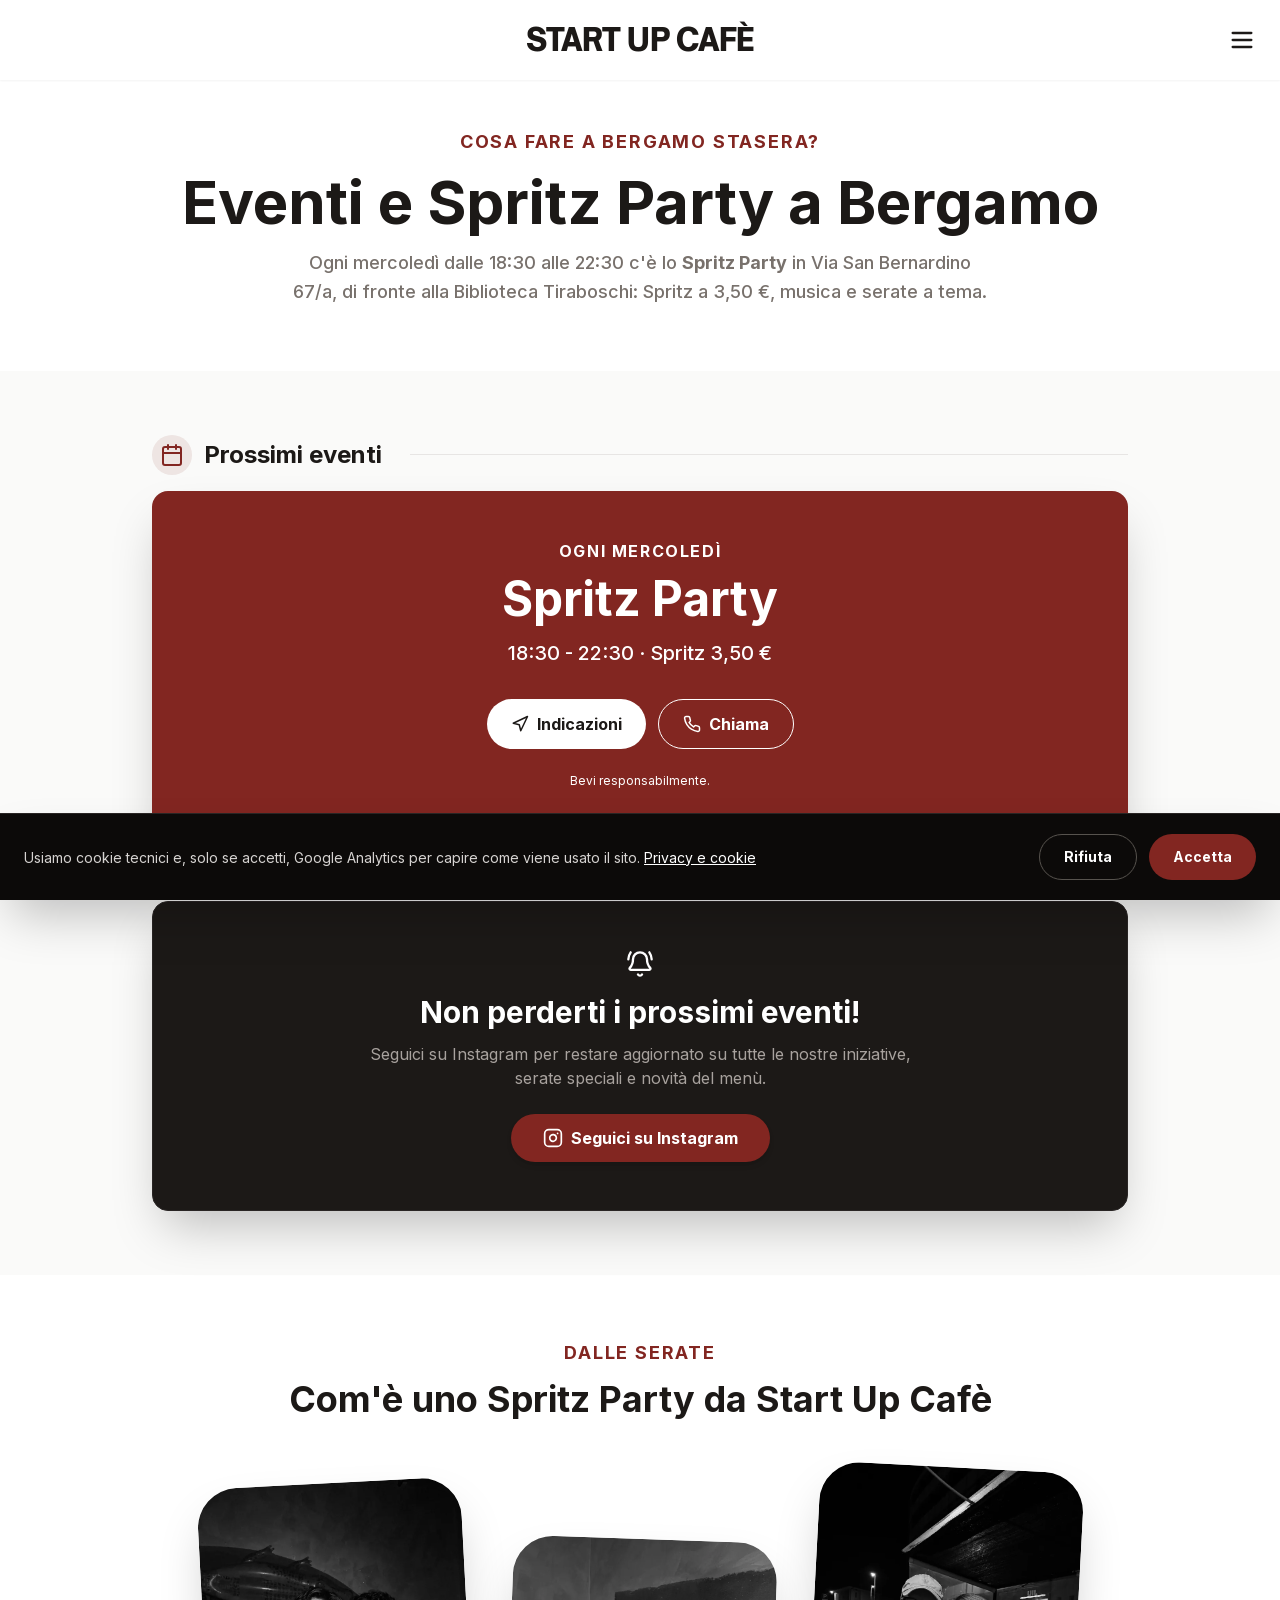
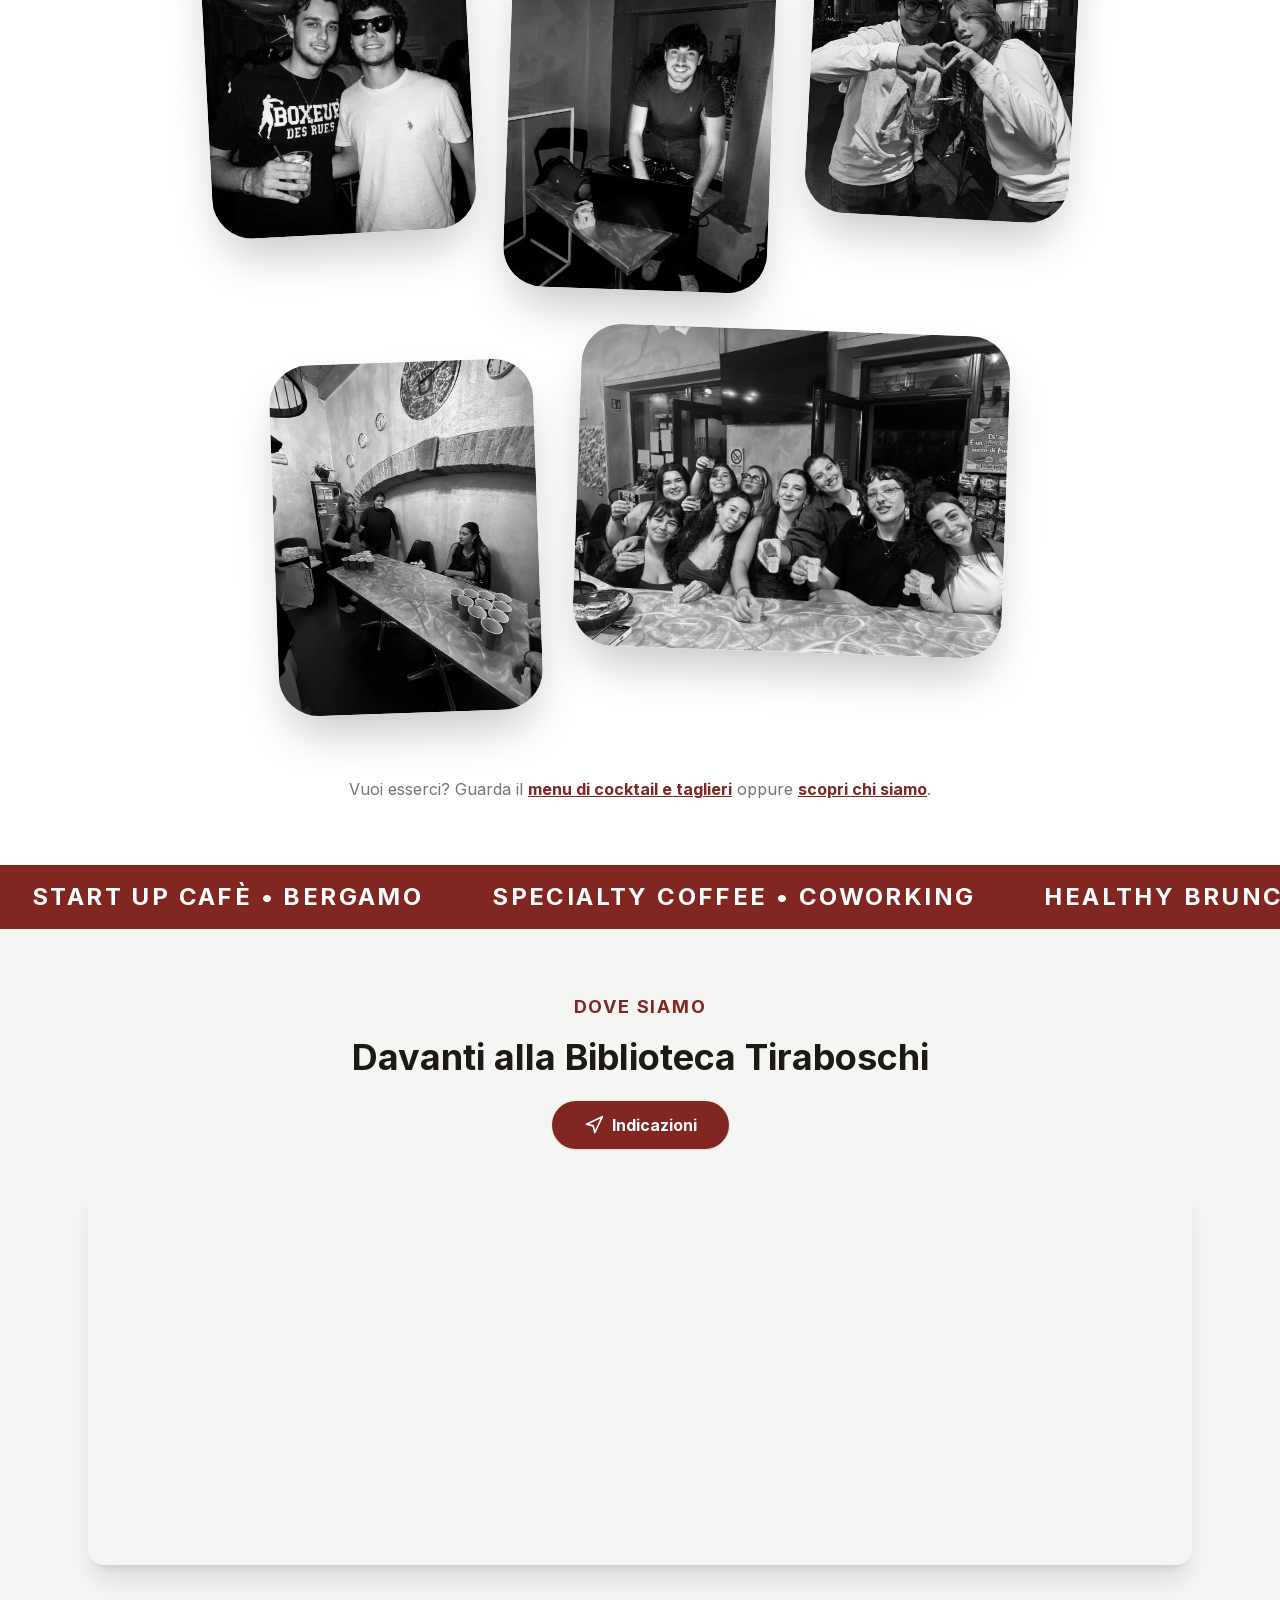
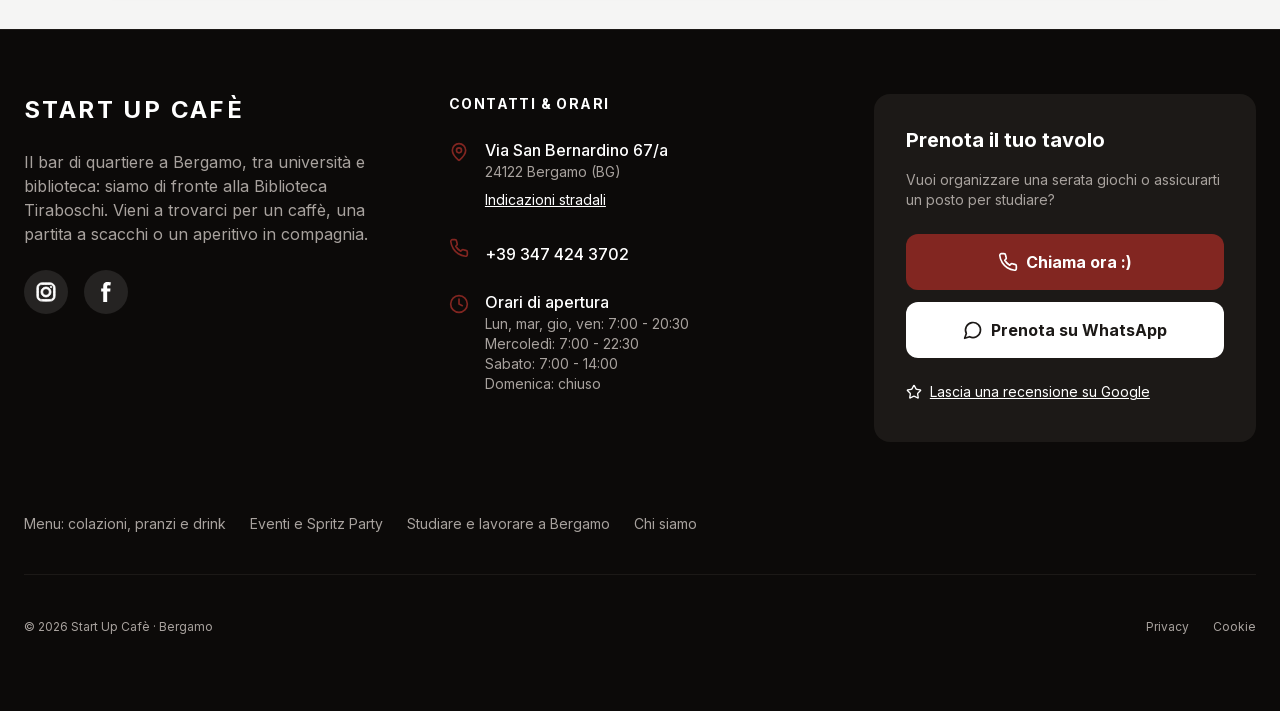
<file: Cosa-fare-a-bergamo/index.html>
<!DOCTYPE html>
<html lang="it" class="scroll-smooth">

<head>
    <meta charset="UTF-8">
    <meta name="viewport" content="width=device-width, initial-scale=1.0">
    <title>Eventi e Spritz Party a Bergamo | Start Up Cafè</title>
    <meta name="description" content="Ogni mercoledì Spritz Party a 3,50 € dalle 18:30 alle 22:30 in Via San Bernardino 67/a. Scopri le serate a tema, il DJ set e il beer pong.">
    <link rel="canonical" href="https://startupcafebergamo.it/Cosa-fare-a-bergamo/">
    <meta property="og:type" content="website">
    <meta property="og:locale" content="it_IT">
    <meta property="og:site_name" content="Start Up Cafè">
    <meta property="og:title" content="Eventi e Spritz Party a Bergamo | Start Up Cafè">
    <meta property="og:description" content="Ogni mercoledì Spritz Party a 3,50 € dalle 18:30 alle 22:30 in Via San Bernardino 67/a. Scopri le serate a tema, il DJ set e il beer pong.">
    <meta property="og:url" content="https://startupcafebergamo.it/Cosa-fare-a-bergamo/">
    <meta property="og:image" content="https://startupcafebergamo.it/assets/og-image.jpg">
    <meta property="og:image:width" content="1200">
    <meta property="og:image:height" content="630">
    <meta property="og:image:alt" content="Il bancone di Start Up Cafè a Bergamo con il logo del locale">
    <meta name="twitter:card" content="summary_large_image">
    <meta name="twitter:title" content="Eventi e Spritz Party a Bergamo | Start Up Cafè">
    <meta name="twitter:description" content="Ogni mercoledì Spritz Party a 3,50 € dalle 18:30 alle 22:30 in Via San Bernardino 67/a. Scopri le serate a tema, il DJ set e il beer pong.">
    <meta name="twitter:image" content="https://startupcafebergamo.it/assets/og-image.jpg">
    <link rel="icon" href="/favicon.ico" sizes="48x48">
    <link rel="icon" type="image/png" sizes="32x32" href="/assets/favicon-32.png">
    <link rel="apple-touch-icon" href="/apple-touch-icon.png">
    <link rel="manifest" href="/site.webmanifest">
    <meta name="theme-color" content="#822621">
    <link rel="preload" href="/assets/fonts/inter-latin-var.woff2" as="font" type="font/woff2" crossorigin>
    <link rel="stylesheet" href="/assets/css/style.css">
    <script src="/assets/js/icons.js" defer></script>
    <script src="/assets/js/site.js" defer></script>
    <script src="/assets/js/eventi.js" defer></script>

    <style>
        /* Event card hover animation */
        .event-card {
            transition: transform 0.4s cubic-bezier(0.16, 1, 0.3, 1), box-shadow 0.4s cubic-bezier(0.16, 1, 0.3, 1);
        }
        .event-card:hover {
            transform: translateY(-6px);
            box-shadow: 0 20px 60px -15px rgba(130, 38, 33, 0.15);
        }

        /* Stagger for cards */
        .event-card {
            opacity: 0;
            transform: translateY(30px);
            animation: cardFadeIn 0.7s cubic-bezier(0.16, 1, 0.3, 1) forwards;
        }
        .event-card:nth-child(1) { animation-delay: 0.1s; }
        .event-card:nth-child(2) { animation-delay: 0.2s; }
        .event-card:nth-child(3) { animation-delay: 0.3s; }
        .event-card:nth-child(4) { animation-delay: 0.4s; }
        .event-card:nth-child(5) { animation-delay: 0.5s; }
        .event-card:nth-child(6) { animation-delay: 0.6s; }

        @keyframes cardFadeIn {
            to {
                opacity: 1;
                transform: translateY(0);
            }
        }
    </style>
    <script type="application/ld+json">
{
  "@context": "https://schema.org",
  "@type": "BreadcrumbList",
  "itemListElement": [
    {
      "@type": "ListItem",
      "position": 1,
      "name": "Start Up Cafè",
      "item": "https://startupcafebergamo.it/"
    },
    {
      "@type": "ListItem",
      "position": 2,
      "name": "Eventi",
      "item": "https://startupcafebergamo.it/Cosa-fare-a-bergamo/"
    }
  ]
}
    </script>
</head>

<body class="pb-14 md:pb-0 text-pretty font-sans text-gray-900 bg-stone-50 selection:bg-[#822621] selection:text-white overflow-x-hidden">

    <!-- Navigation Bar -->
    <nav id="navbar" class="fixed w-full z-50 bg-white shadow-sm h-20 transition-all duration-500 ease-in-out">
        <div class="container mx-auto px-6 h-full flex justify-end items-center relative">

            <!-- Centered Linked Title -->
            <a href="/"
                class="absolute left-1/2 top-1/2 transform -translate-x-1/2 -translate-y-1/2 font-opensauce font-black tracking-[-0.03em] uppercase text-3xl text-stone-900 hover:text-[#822621] transition-colors whitespace-nowrap">
                Start Up Cafè
            </a>

            <!-- Burger Menu Button (Visible Always) -->
            <div class="flex items-center">
                <button type="button" class="text-stone-900 hover:text-[#822621] transition-colors p-3 -mr-3" onclick="toggleMenu()" aria-label="Apri il menu di navigazione" aria-expanded="false" aria-controls="mobile-menu">
                    <i id="icon-menu" data-lucide="menu" width="28" height="28"></i>
                    <i id="icon-close" data-lucide="x" width="28" height="28" class="hidden"></i>
                </button>
            </div>
        </div>

        <!-- Mobile/Full Menu Overlay -->
        <div id="mobile-menu"
            class="hidden absolute top-full left-0 w-full bg-white border-b border-gray-100 py-8 px-6 flex-col items-center space-y-6 shadow-xl z-40">
            <a href="/Menu/" class="text-2xl font-bold uppercase tracking-widest text-gray-900 hover:text-[#822621]"
                onclick="toggleMenu()">Menù</a>
            <a href="/Cosa-fare-a-bergamo/" class="text-2xl font-bold uppercase tracking-widest text-[#822621]"
                onclick="toggleMenu()">Eventi</a>
            <a href="#footer-contacts"
                class="text-2xl font-bold uppercase tracking-widest text-gray-900 hover:text-[#822621]"
                onclick="toggleMenu()">Prenotazione</a>
            <a href="/About/" class="text-2xl font-bold uppercase tracking-widest text-gray-900 hover:text-[#822621]"
                onclick="toggleMenu()">Chi Siamo</a>
        </div>
    </nav>

    <!-- Header -->
    <header class="pt-24 pb-8 md:pt-32 md:pb-16 bg-white text-center px-6">
        <span class="text-[#822621] font-bold uppercase tracking-widest mb-4 block text-lg">Cosa fare a Bergamo stasera?</span>
        <h1 class="text-4xl md:text-6xl font-bold text-stone-900 mb-4">
            Eventi e Spritz Party a Bergamo
        </h1>
        <p class="text-balance text-stone-500 text-lg max-w-3xl mx-auto font-medium leading-relaxed">
            Ogni mercoledì dalle 18:30 alle 22:30 c'è lo <strong>Spritz Party</strong> in Via San Bernardino 67/a,
            di fronte alla Biblioteca Tiraboschi: Spritz a 3,50 €, musica e serate a tema.
        </p>
    </header>

    <!-- Events Section -->
    <section id="prossimi-eventi" class="py-12 md:py-16 bg-stone-50 scroll-mt-20">
        <div class="container mx-auto px-6 max-w-5xl">

            <!-- Prossimi Eventi Label -->
            <div class="flex items-center gap-3 mb-4">
                <div class="bg-[#822621]/10 p-2 rounded-full text-[#822621]">
                    <i data-lucide="calendar" width="24" height="24"></i>
                </div>
                <p class="text-2xl font-bold text-stone-900">Prossimi eventi</p>
                <div class="flex-1 h-px bg-stone-200 ml-4"></div>
            </div>

            <!-- Elenco eventi: generato da /assets/js/eventi.js in base alla data (fuso Europe/Rome) -->
            <div id="lista-eventi" class="space-y-8 md:space-y-10"></div>

            <!-- Blocco fisso: visibile quando non c'è nessun evento programmato -->
            <div id="spritz-fisso" class="bg-[#822621] text-white rounded-2xl p-8 md:p-12 shadow-2xl text-center">
                <span class="font-bold uppercase tracking-widest mb-3 block text-sm md:text-base">Ogni mercoledì</span>
                <h2 class="text-3xl md:text-5xl font-bold mb-4 leading-tight">Spritz Party</h2>
                <p class="text-lg md:text-xl font-medium mb-8">18:30 - 22:30 · Spritz 3,50 €</p>
                <div class="flex flex-wrap justify-center gap-3">
                    <a href="https://www.google.com/maps/dir/?api=1&amp;destination=Start+Up+Caf%C3%A8%2C+Via+San+Bernardino+67%2Fa%2C+24122+Bergamo"
                        target="_blank" rel="noopener noreferrer" data-track="click_indicazioni"
                        class="inline-flex items-center gap-2 bg-white text-stone-900 px-6 py-3 rounded-full font-bold hover:bg-stone-900 hover:text-white transition-colors">
                        <i data-lucide="navigation" width="18" height="18"></i>Indicazioni
                    </a>
                    <a href="tel:+393474243702" data-track="click_chiama"
                        class="inline-flex items-center gap-2 border border-white text-white px-6 py-3 rounded-full font-bold hover:bg-white hover:text-stone-900 transition-colors">
                        <i data-lucide="phone" width="18" height="18"></i>Chiama
                    </a>
                </div>
                <p class="text-xs mt-6">Bevi responsabilmente.</p>
            </div>

            <div class="text-center mt-12 md:mt-16">
                <div class="bg-stone-900 text-white rounded-2xl p-8 md:p-12 border border-stone-800 shadow-2xl relative overflow-hidden">
                    <div class="flex items-center justify-center gap-3 mb-4">
                        <i data-lucide="bell-ring" class="text-white" width="28" height="28"></i>
                    </div>
                    <h2 class="text-2xl md:text-3xl font-bold mb-3">Non perderti i prossimi eventi!</h2>
                    <p class="text-stone-400 mb-6 max-w-xl mx-auto">
                        Seguici su Instagram per restare aggiornato su tutte le nostre iniziative, serate speciali e novità del menù.
                    </p>
                    <a href="https://www.instagram.com/startupcafe.bergamo/" target="_blank" rel="noopener noreferrer"
                        class="inline-flex items-center gap-2 bg-[#822621] text-white px-8 py-3 rounded-full font-bold hover:bg-white hover:text-stone-900 transition-colors duration-300 shadow-md">
                        <i data-lucide="instagram" width="20" height="20"></i>
                        Seguici su Instagram
                    </a>
                </div>
            </div>
        </div>
    </section>

    <!-- Foto delle serate -->
    <section id="foto-serate" class="py-12 md:py-16 bg-white">
        <div class="container mx-auto px-6 max-w-5xl">
            <div class="text-center mb-8">
                <span class="text-[#822621] font-bold uppercase tracking-widest mb-3 block text-lg">Dalle serate</span>
                <h2 class="text-3xl md:text-4xl font-bold text-stone-900">Com'è uno Spritz Party da Start Up Cafè</h2>
            </div>
            <div class="flex flex-wrap justify-center items-start gap-x-4 gap-y-6 md:gap-x-10 md:gap-y-12 py-8">
                <img src="/assets/spritz-party-amici-con-drink.webp" alt="Due amici con un drink in mano allo Spritz Party di Start Up Cafè a Bergamo" width="800" height="1071" loading="lazy" class="object-cover rounded-[2.5rem] shadow-2xl hover:rotate-0 transition-transform duration-500 w-[44%] md:w-[27%] aspect-[3/4] -rotate-3">
                <img src="/assets/spritz-party-dj-set.webp" alt="DJ al lavoro con il portatile durante lo Spritz Party da Start Up Cafè" width="800" height="1071" loading="lazy" class="object-cover rounded-[2.5rem] shadow-2xl hover:rotate-0 transition-transform duration-500 w-[44%] md:w-[27%] aspect-[3/4] rotate-2 mt-10 md:mt-14">
                <img src="/assets/spritz-party-cuore-con-le-mani.webp" alt="Due ragazzi fanno un cuore con le mani davanti a Start Up Cafè durante lo Spritz Party" width="800" height="1067" loading="lazy" class="object-cover rounded-[2.5rem] shadow-2xl hover:rotate-0 transition-transform duration-500 w-[44%] md:w-[27%] aspect-[3/4] rotate-3 md:-mt-4">
                <img src="/assets/spritz-party-beer-pong.webp" alt="Tavolo del beer pong con i bicchieri disposti a triangolo allo Spritz Party" width="800" height="1067" loading="lazy" class="object-cover rounded-[2.5rem] shadow-2xl hover:rotate-0 transition-transform duration-500 w-[44%] md:w-[27%] aspect-[3/4] -rotate-2 mt-2 md:mt-6">
                <img src="/assets/spritz-party-gruppo-al-bancone.webp" alt="Gruppo di amici al bancone di Start Up Cafè che brindano allo Spritz Party" width="1000" height="750" loading="lazy" class="object-cover rounded-[2.5rem] shadow-2xl hover:rotate-0 transition-transform duration-500 w-[86%] md:w-[44%] aspect-[4/3] rotate-2 md:-mt-2">
            </div>
            <p class="text-center text-stone-500 mt-8">
                Vuoi esserci? Guarda il <a href="/Menu/" class="text-[#822621] underline font-bold">menu di cocktail e taglieri</a>
                oppure <a href="/About/" class="text-[#822621] underline font-bold">scopri chi siamo</a>.
            </p>
        </div>
    </section>

    <!-- Marquee -->
    <div class="py-4 bg-[#822621] overflow-hidden whitespace-nowrap relative z-20">
        <div class="inline-block animate-marquee">
            <span class="text-white font-bold text-2xl mx-8 uppercase tracking-widest">Start Up Cafè •
                Bergamo</span>
            <span class="text-white font-bold text-2xl mx-8 uppercase tracking-widest">Specialty Coffee •
                Coworking</span>
            <span class="text-white font-bold text-2xl mx-8 uppercase tracking-widest">Healthy Brunch • Good
                Vibes</span>
            <span class="text-white font-bold text-2xl mx-8 uppercase tracking-widest">Start Up Cafè •
                Bergamo</span>
            <span class="text-white font-bold text-2xl mx-8 uppercase tracking-widest">Specialty Coffee •
                Coworking</span>
            <span class="text-white font-bold text-2xl mx-8 uppercase tracking-widest">Healthy Brunch • Good
                Vibes</span>
        </div>
    </div>

    <!-- Dove siamo: indirizzo, telefono e orari sono nel footer -->
    <section id="dove-siamo" class="py-12 md:py-16 bg-stone-100 relative z-20 scroll-mt-20">
        <div class="container mx-auto px-6 max-w-6xl">
            <div class="text-center mb-8">
                <span class="text-[#822621] font-bold uppercase tracking-widest mb-4 block text-lg">Dove siamo</span>
                <h2 class="text-3xl md:text-4xl font-bold mb-6 text-stone-900">Davanti alla Biblioteca Tiraboschi</h2>
                <a href="https://www.google.com/maps/dir/?api=1&amp;destination=Start+Up+Caf%C3%A8%2C+Via+San+Bernardino+67%2Fa%2C+24122+Bergamo"
                    target="_blank" rel="noopener noreferrer" data-track="click_indicazioni"
                    class="inline-flex items-center gap-2 bg-[#822621] text-white px-8 py-3 rounded-full font-bold hover:bg-stone-900 shadow transition-all duration-300">
                    <i data-lucide="navigation" width="20" height="20"></i>
                    Indicazioni
                </a>
            </div>
            <div class="h-72 md:h-96 rounded-2xl overflow-hidden shadow-xl grayscale hover:grayscale-0 transition-all duration-700">
                <iframe title="Mappa: Start Up Cafè in Via San Bernardino 67/a a Bergamo"
                    src="https://www.google.com/maps/embed?pb=!1m18!1m12!1m3!1d5574.364104617971!2d9.660201176207453!3d45.68731841852434!2m3!1f0!2f0!3f0!3m2!1i1024!2i768!4f13.1!3m3!1m2!1s0x4781512ba4fc5591%3A0x86d99ebeef7402e9!2sSTART%20UP%20CAF%C3%88!5e0!3m2!1sit!2sit!4v1766769627214!5m2!1sit!2sit"
                    width="100%" height="100%" style="border:0;" allowfullscreen="" loading="lazy"
                    referrerpolicy="no-referrer-when-downgrade">
                </iframe>
            </div>
        </div>
    </section>

    <!-- Footer -->
    <!-- TODO: link "Indicazioni" generico verso Google Maps: sostituirlo con il link diretto alla scheda se preferisci.
         TODO: numero WhatsApp uguale al telefono, da confermare.
         TODO: orari presi da Google Business Profile, da confermare (il vecchio sito diceva lun-ven 7:00-20:00). -->
    <footer id="footer-contacts"
        class="bg-stone-950 text-stone-400 py-10 md:py-16 border-t border-stone-900 scroll-mt-20 relative z-20">
        <div class="container mx-auto px-6">
            <div class="flex flex-col md:flex-row justify-between gap-8 md:gap-12 mb-10 md:mb-16">

                <div class="md:w-1/3 text-center md:text-left">
                    <div class="flex items-center justify-center md:justify-start gap-2 mb-6 text-white">
                        <span class="font-bold text-2xl tracking-widest">START UP CAFÈ</span>
                    </div>
                    <p class="text-stone-400 leading-normal mb-6">
                        Il bar di quartiere a Bergamo, tra università e biblioteca: siamo di fronte alla Biblioteca Tiraboschi.
                        Vieni a trovarci per un caffè, una partita a scacchi o un aperitivo in compagnia.
                    </p>
                    <div class="flex gap-4 justify-center md:justify-start">
                        <a href="https://www.instagram.com/startupcafe.bergamo/" target="_blank" rel="noopener noreferrer"
                            class="bg-white/10 p-3 rounded-full hover:bg-stone-800 transition-colors">
                            <img src="/assets/instagram-svgrepo-com.svg" alt="Instagram di Start Up Cafè" width="20" height="20" class="w-5 h-5" />
                        </a>
                        <a href="https://www.facebook.com/barstartupcaffe" target="_blank" rel="noopener noreferrer"
                            class="bg-white/10 p-3 rounded-full hover:bg-stone-800 transition-colors">
                            <img src="/assets/facebook-svgrepo-com.svg" alt="Facebook di Start Up Cafè" width="20" height="20" class="w-5 h-5" />
                        </a>
                    </div>
                </div>

                <div class="md:w-1/3 text-center md:text-left">
                    <h2 class="text-white font-bold uppercase tracking-widest mb-6 text-sm">Contatti & Orari</h2>
                    <div class="space-y-4">
                        <div class="flex items-start justify-center md:justify-start gap-4">
                            <i data-lucide="map-pin" class="text-[#822621] mt-1 hidden md:block" width="20" height="20"></i>
                            <div>
                                <p class="text-white font-medium">Via San Bernardino 67/a</p>
                                <p class="text-sm">24122 Bergamo (BG)</p>
                                <a href="https://www.google.com/maps/dir/?api=1&amp;destination=Start+Up+Caf%C3%A8%2C+Via+San+Bernardino+67%2Fa%2C+24122+Bergamo" target="_blank" rel="noopener noreferrer" data-track="click_indicazioni" class="inline-block py-2 text-sm text-white underline hover:text-stone-300">Indicazioni stradali</a>
                            </div>
                        </div>
                        <div class="flex items-start justify-center md:justify-start gap-4">
                            <i data-lucide="phone" class="text-[#822621] mt-1 hidden md:block" width="20" height="20"></i>
                            <a href="tel:+393474243702" data-track="click_chiama" class="inline-block py-2 text-white font-medium hover:text-stone-300">+39 347 424 3702</a>
                        </div>
                        <div class="flex items-start justify-center md:justify-start gap-4 mb-8">
                            <i data-lucide="clock" class="text-[#822621] mt-1 hidden md:block" width="20" height="20"></i>
                            <div>
                                <p class="text-white font-medium">Orari di apertura</p>
                                <p class="text-sm">Lun, mar, gio, ven: 7:00 - 20:30</p>
                                <p class="text-sm">Mercoledì: 7:00 - 22:30</p>
                                <p class="text-sm">Sabato: 7:00 - 14:00</p>
                                <p class="text-sm">Domenica: chiuso</p>
                            </div>
                        </div>
                    </div>
                </div>

                <div class="md:w-1/3 bg-stone-900 p-8 rounded-2xl text-center md:text-left">
                    <h2 class="text-white font-bold text-xl mb-4">Prenota il tuo tavolo</h2>
                    <p class="text-stone-400 text-sm mb-6">
                        Vuoi organizzare una serata giochi o assicurarti un posto per studiare?
                    </p>
                    <div class="space-y-3">
                        <a href="tel:+393474243702" data-track="click_chiama"
                            class="w-full bg-[#822621] text-white py-4 rounded-xl font-bold hover:bg-[#822621]/90 transition-colors flex items-center justify-center gap-2">
                            <i data-lucide="phone" width="20" height="20"></i>
                            Chiama ora :)
                        </a>
                        <a href="https://wa.me/393474243702?text=Ciao%20Start%20Up%20Caf%C3%A8%21%20Vorrei%20prenotare%20un%20tavolo%20per%20...%20persone%2C%20il%20giorno%20...%20alle%20ore%20..." target="_blank" rel="noopener noreferrer" data-track="click_whatsapp"
                            class="w-full bg-white text-stone-900 py-4 rounded-xl font-bold hover:bg-stone-200 transition-colors flex items-center justify-center gap-2">
                            <i data-lucide="message-circle" width="20" height="20"></i>
                            Prenota su WhatsApp
                        </a>
                    </div>
                    <a href="https://g.page/r/CekCdO--ntmGEBM/review" target="_blank" rel="noopener noreferrer" data-track="click_recensione"
                        class="inline-flex items-center gap-2 py-2 text-sm text-white underline hover:text-stone-300 mt-4">
                        <i data-lucide="star" width="16" height="16"></i>
                        Lascia una recensione su Google
                    </a>
                </div>

            </div>

            <nav aria-label="Pagine del sito" class="pb-8 flex flex-wrap justify-center md:justify-start gap-x-6 gap-y-0 text-sm">
                <a href="/Menu/" class="inline-block py-2 hover:text-white transition-colors">Menu: colazioni, pranzi e drink</a>
                <a href="/Cosa-fare-a-bergamo/" class="inline-block py-2 hover:text-white transition-colors">Eventi e Spritz Party</a>
                <a href="/smart-working-bergamo/" class="inline-block py-2 hover:text-white transition-colors">Studiare e lavorare a Bergamo</a>
                <a href="/About/" class="inline-block py-2 hover:text-white transition-colors">Chi siamo</a>
            </nav>

            <div
                class="pt-8 border-t border-stone-900 text-center flex flex-col md:flex-row justify-between items-center text-xs text-stone-400">
                <p>© 2026 Start Up Cafè · Bergamo</p>
                <div class="flex gap-6 mt-2 md:mt-0">
                    <a href="/privacy/" class="inline-block py-3 hover:text-white transition-colors">Privacy</a>
                    <button type="button" onclick="openCookieSettings()" class="inline-block py-3 hover:text-white transition-colors">Cookie</button>
                </div>
            </div>
        </div>
    </footer>

    <!-- Barra fissa su mobile: Chiama e Indicazioni -->
    <div class="md:hidden fixed bottom-0 inset-x-0 z-40 grid grid-cols-2 bg-white border-t border-stone-200 shadow-[0_-4px_20px_rgba(0,0,0,0.08)]">
        <a href="tel:+393474243702" data-track="click_chiama"
            class="flex items-center justify-center gap-2 py-4 font-bold text-white bg-[#822621]">
            <i data-lucide="phone" width="20" height="20"></i>
            Chiama
        </a>
        <a href="https://www.google.com/maps/dir/?api=1&amp;destination=Start+Up+Caf%C3%A8%2C+Via+San+Bernardino+67%2Fa%2C+24122+Bergamo" target="_blank" rel="noopener noreferrer" data-track="click_indicazioni"
            class="flex items-center justify-center gap-2 py-4 font-bold text-stone-900">
            <i data-lucide="navigation" width="20" height="20"></i>
            Indicazioni
        </a>
    </div>

    <!-- Lightbox Modal -->
    <div id="lightbox" class="fixed inset-0 z-[100] bg-black/90 backdrop-blur-sm hidden items-center justify-center p-4 md:p-8">
        <button type="button" onclick="closeLightbox()" aria-label="Chiudi" class="absolute top-6 right-6 text-white hover:text-[#822621] transition-colors z-[110]">
            <i data-lucide="x" width="40" height="40"></i>
        </button>
        <div class="max-w-full max-h-full flex items-center justify-center w-full h-full" onclick="closeLightbox()">
            <img id="lightbox-img" alt="Locandina dell'evento ingrandita" class="max-w-full max-h-[90vh] object-contain shadow-2xl rounded-lg duration-300" onclick="event.stopPropagation()">
        </div>
    </div>

    <script>

        // Mobile Menu Toggle logic
        const mobileMenu = document.getElementById('mobile-menu');
        let isMenuOpen = false;

        function toggleMenu() {
            isMenuOpen = !isMenuOpen;
            document.querySelector('[aria-controls=\"mobile-menu\"]').setAttribute('aria-expanded', isMenuOpen);
            const iconMenu = document.getElementById('icon-menu');
            const iconClose = document.getElementById('icon-close');
            
            if (isMenuOpen) {
                mobileMenu.classList.remove('hidden');
                mobileMenu.classList.add('flex');
                if (iconMenu) iconMenu.classList.add('hidden');
                if (iconClose) iconClose.classList.remove('hidden');
            } else {
                mobileMenu.classList.add('hidden');
                mobileMenu.classList.remove('flex');
                if (iconMenu) iconMenu.classList.remove('hidden');
                if (iconClose) iconClose.classList.add('hidden');
            }
        }

        // Lightbox Logic
        function openLightbox(src) {
            const lightbox = document.getElementById('lightbox');
            const img = document.getElementById('lightbox-img');
            img.src = src;
            lightbox.classList.remove('hidden');
            lightbox.classList.add('flex');
            document.body.style.overflow = 'hidden'; // Prevent scroll
        }

        function closeLightbox() {
            const lightbox = document.getElementById('lightbox');
            lightbox.classList.add('hidden');
            lightbox.classList.remove('flex');
            document.body.style.overflow = ''; // Restore scroll
        }

        // Close lightbox on Escape key
        document.addEventListener('keydown', (e) => {
            if (e.key === 'Escape') closeLightbox();
        });
    </script>
</body>

</html>
</file>
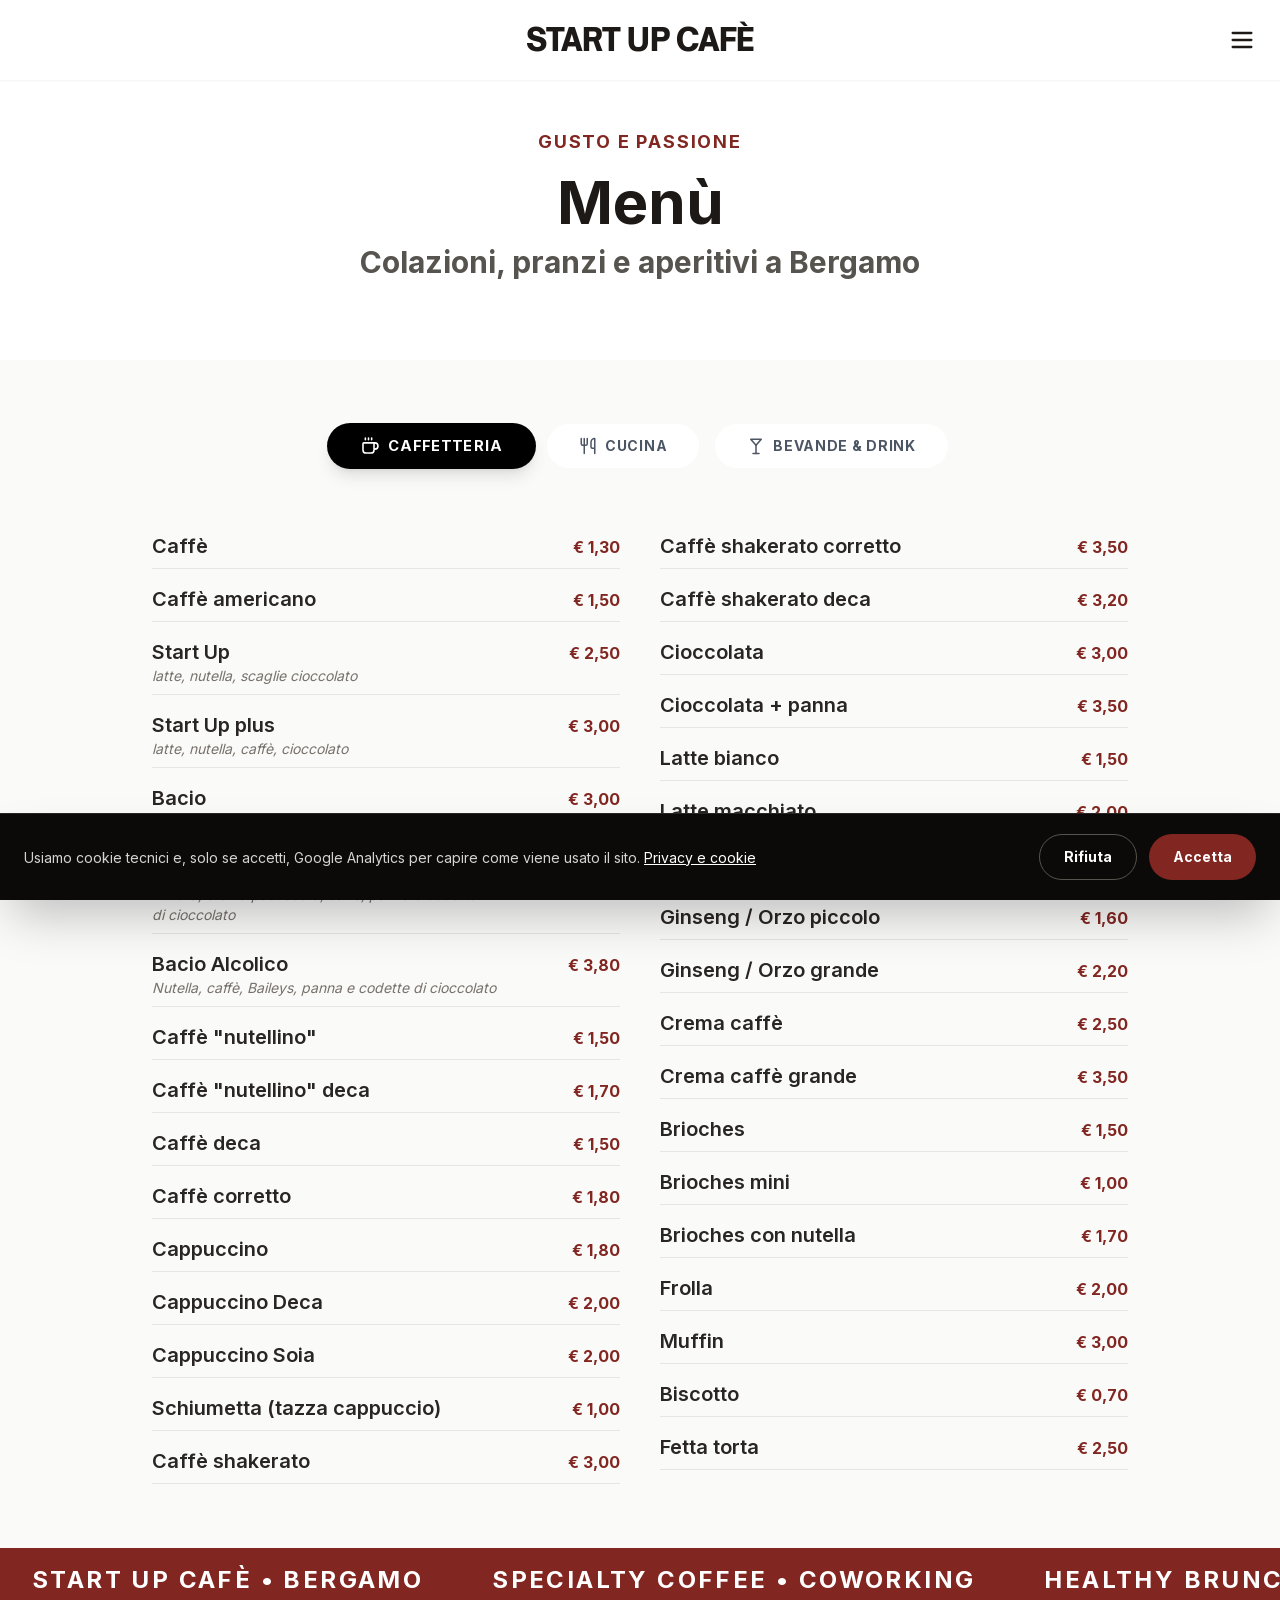
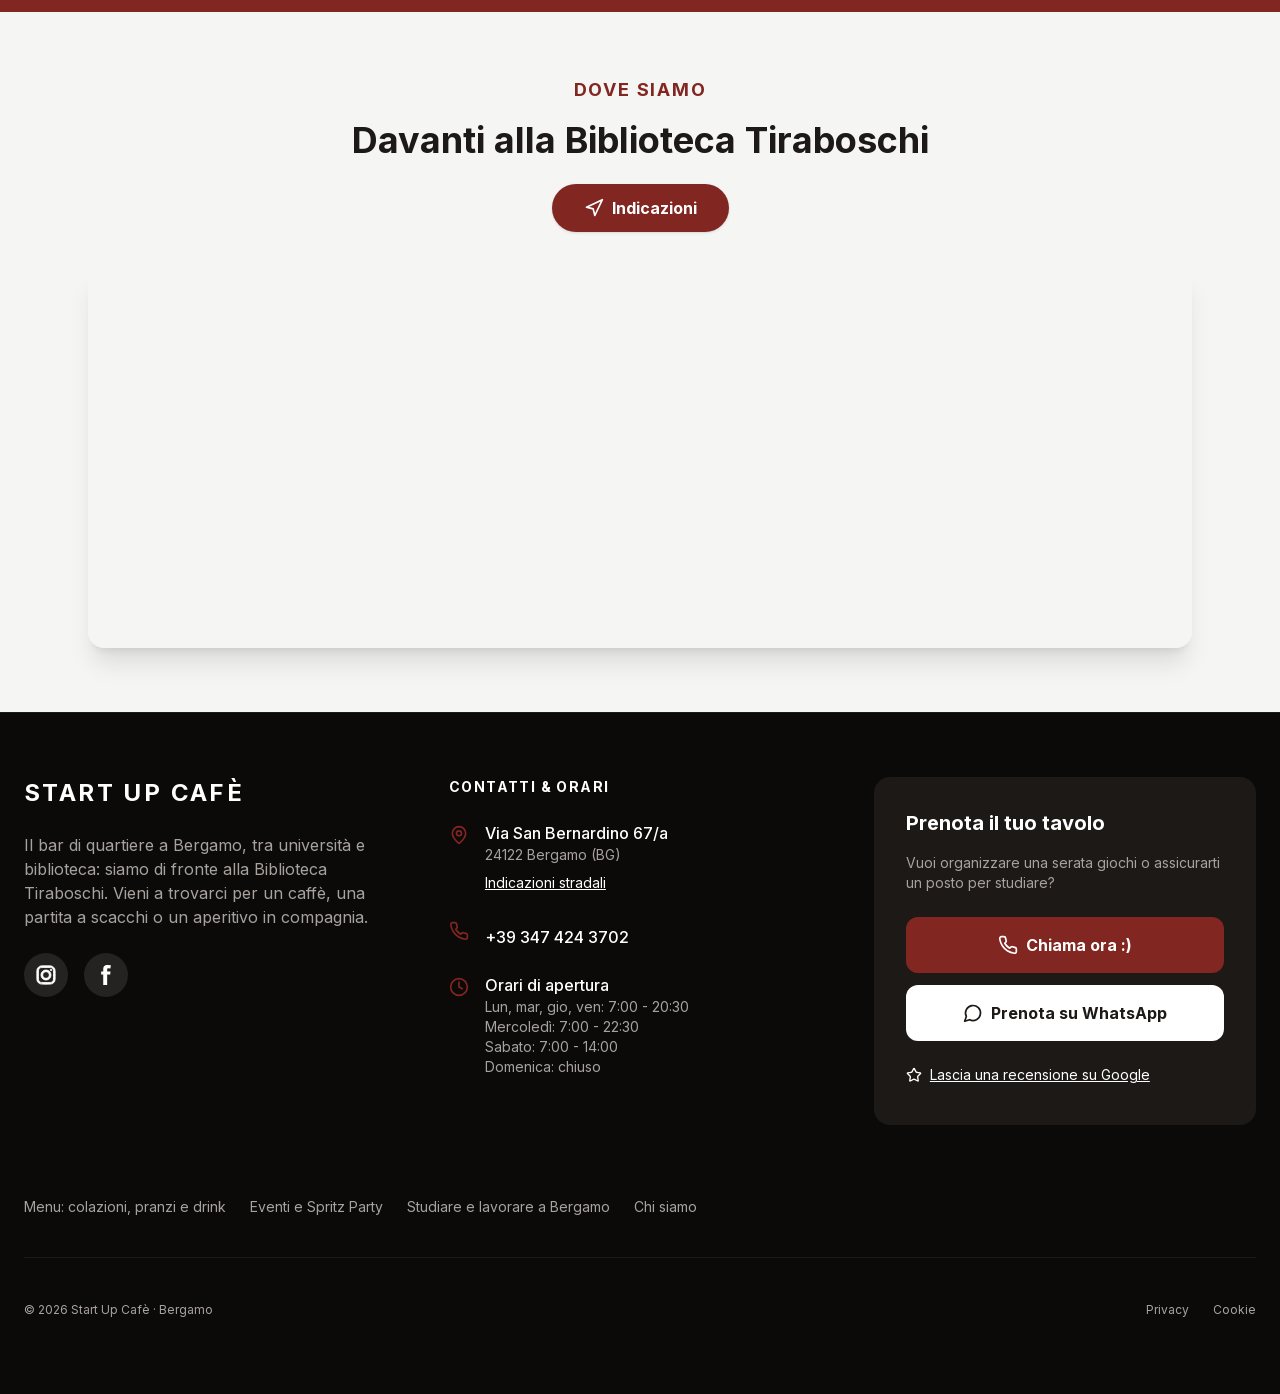
<file: Menu/index.html>
<!DOCTYPE html>
<html lang="it" class="scroll-smooth">

<head>
    <meta charset="UTF-8">
    <meta name="viewport" content="width=device-width, initial-scale=1.0">
    <title>Menu | Colazioni, Pranzi e Cocktail | Start Up Cafè Bergamo</title>
    <meta name="description" content="Il menu di Start Up Cafè a Bergamo: caffè e brioche, pranzi veloci, taglieri anche vegani, Spritz e cocktail. Ti aspettiamo davanti alla Tiraboschi.">
    <link rel="canonical" href="https://startupcafebergamo.it/Menu/">
    <meta property="og:type" content="website">
    <meta property="og:locale" content="it_IT">
    <meta property="og:site_name" content="Start Up Cafè">
    <meta property="og:title" content="Menu | Colazioni, Pranzi e Cocktail | Start Up Cafè Bergamo">
    <meta property="og:description" content="Il menu di Start Up Cafè a Bergamo: caffè e brioche, pranzi veloci, taglieri anche vegani, Spritz e cocktail. Ti aspettiamo davanti alla Tiraboschi.">
    <meta property="og:url" content="https://startupcafebergamo.it/Menu/">
    <meta property="og:image" content="https://startupcafebergamo.it/assets/og-image.jpg">
    <meta property="og:image:width" content="1200">
    <meta property="og:image:height" content="630">
    <meta property="og:image:alt" content="Il bancone di Start Up Cafè a Bergamo con il logo del locale">
    <meta name="twitter:card" content="summary_large_image">
    <meta name="twitter:title" content="Menu | Colazioni, Pranzi e Cocktail | Start Up Cafè Bergamo">
    <meta name="twitter:description" content="Il menu di Start Up Cafè a Bergamo: caffè e brioche, pranzi veloci, taglieri anche vegani, Spritz e cocktail. Ti aspettiamo davanti alla Tiraboschi.">
    <meta name="twitter:image" content="https://startupcafebergamo.it/assets/og-image.jpg">
    <link rel="icon" href="/favicon.ico" sizes="48x48">
    <link rel="icon" type="image/png" sizes="32x32" href="/assets/favicon-32.png">
    <link rel="apple-touch-icon" href="/apple-touch-icon.png">
    <link rel="manifest" href="/site.webmanifest">
    <meta name="theme-color" content="#822621">
    <link rel="preload" href="/assets/fonts/inter-latin-var.woff2" as="font" type="font/woff2" crossorigin>
    <link rel="stylesheet" href="/assets/css/style.css">
    <script src="/assets/js/icons.js" defer></script>
    <script src="/assets/js/site.js" defer></script>
    <script type="application/ld+json">
{
  "@context": "https://schema.org",
  "@type": "BreadcrumbList",
  "itemListElement": [
    {
      "@type": "ListItem",
      "position": 1,
      "name": "Start Up Cafè",
      "item": "https://startupcafebergamo.it/"
    },
    {
      "@type": "ListItem",
      "position": 2,
      "name": "Menu",
      "item": "https://startupcafebergamo.it/Menu/"
    }
  ]
}
    </script>
</head>

<body class="pb-14 md:pb-0 text-pretty font-sans text-gray-900 bg-stone-50 selection:bg-[#822621] selection:text-white overflow-x-hidden">

    <!-- Navigation Bar -->
    <nav id="navbar" class="fixed w-full z-50 bg-white shadow-sm h-20 transition-all duration-500 ease-in-out">
        <div class="container mx-auto px-6 h-full flex justify-end items-center relative">

            <!-- Centered Linked Title -->
            <a href="/"
                class="absolute left-1/2 top-1/2 transform -translate-x-1/2 -translate-y-1/2 font-opensauce font-black tracking-[-0.03em] uppercase text-3xl text-stone-900 hover:text-[#822621] transition-colors whitespace-nowrap">
                Start Up Cafè
            </a>

            <!-- Burger Menu Button (Visible Always) -->
            <div class="flex items-center">
                <button type="button" class="text-stone-900 hover:text-[#822621] transition-colors p-3 -mr-3" onclick="toggleMenu()" aria-label="Apri il menu di navigazione" aria-expanded="false" aria-controls="mobile-menu">
                    <i id="icon-menu" data-lucide="menu" width="28" height="28"></i>
                    <i id="icon-close" data-lucide="x" width="28" height="28" class="hidden"></i>
                </button>
            </div>
        </div>

        <!-- Mobile/Full Menu Overlay -->
        <div id="mobile-menu"
            class="hidden absolute top-full left-0 w-full bg-white border-b border-gray-100 py-8 px-6 flex-col items-center space-y-6 shadow-xl z-40">
            <a href="/Menu/" class="text-2xl font-bold uppercase tracking-widest text-[#822621]"
                onclick="toggleMenu()">Menù</a>
            <a href="/Cosa-fare-a-bergamo/" class="text-2xl font-bold uppercase tracking-widest text-gray-900 hover:text-[#822621]"
                onclick="toggleMenu()">Eventi</a>
            <a href="#footer-contacts"
                class="text-2xl font-bold uppercase tracking-widest text-gray-900 hover:text-[#822621]"
                onclick="toggleMenu()">Prenotazione</a>
            <a href="/About/" class="text-2xl font-bold uppercase tracking-widest text-gray-900 hover:text-[#822621]"
                onclick="toggleMenu()">Chi Siamo</a>
        </div>
    </nav>

    <!-- Header -->
    <header class="pt-24 pb-8 md:pt-32 md:pb-16 bg-white text-center px-6">
        <span class="text-[#822621] font-bold uppercase tracking-widest mb-4 block text-lg">Gusto e passione</span>
        <h1 class="text-4xl md:text-6xl font-bold text-stone-900 mb-4">
            Menù
            <span class="block text-2xl md:text-3xl text-stone-600 mt-3">Colazioni, pranzi e aperitivi a Bergamo</span>
        </h1>
    </header>

    <!-- Main Menu Section -->
    <section class="py-12 md:py-16 bg-stone-50 min-h-screen">
        <div class="container mx-auto px-6 max-w-5xl">

            <!-- Category Tabs -->
            <div class="flex flex-wrap justify-center gap-4 mb-8 md:mb-16 relative z-20">
                <button onclick="switchTab('caffetteria')" id="tab-caffetteria"
                    class="tab-btn px-8 py-3 rounded-full text-sm font-bold tracking-wider transition-all duration-300 bg-black text-white shadow-lg scale-105 flex items-center justify-center gap-2 whitespace-nowrap">
                    <i data-lucide="coffee" width="18" height="18"></i> CAFFETTERIA
                </button>
                <button onclick="switchTab('cucina')" id="tab-cucina"
                    class="tab-btn px-8 py-3 rounded-full text-sm font-bold tracking-wider transition-all duration-300 bg-white text-gray-600 hover:bg-gray-200 flex items-center justify-center gap-2 whitespace-nowrap">
                    <i data-lucide="utensils" width="18" height="18"></i> CUCINA
                </button>
                <button onclick="switchTab('bevande')" id="tab-bevande"
                    class="tab-btn px-8 py-3 rounded-full text-sm font-bold tracking-wider transition-all duration-300 bg-white text-gray-600 hover:bg-gray-200 flex items-center justify-center gap-2 whitespace-nowrap">
                    <i data-lucide="martini" width="18" height="18"></i> BEVANDE & DRINK
                </button>
            </div>

            <!-- Caffetteria Content -->
            <div id="content-caffetteria"
                class="menu-content grid md:grid-cols-2 gap-x-10 gap-y-6 md:gap-y-8 duration-500">
                <h2 class="sr-only">Caffetteria e colazioni</h2>
                <div class="space-y-4">
                    <div class="flex justify-between items-baseline border-b border-stone-200 pb-2">
                        <h3 class="font-semibold text-lg md:text-xl text-stone-800">Caffè</h3>
                        <span class="font-bold text-[#822621] text-sm md:text-base">€ 1,30</span>
                    </div>
                    <div class="flex justify-between items-baseline border-b border-stone-200 pb-2">
                        <h3 class="font-semibold text-lg md:text-xl text-stone-800">Caffè americano</h3>
                        <span class="font-bold text-[#822621] text-sm md:text-base">€ 1,50</span>
                    </div>
                    <div class="flex justify-between items-baseline border-b border-stone-200 pb-2">
                        <div class="flex flex-col">
                            <h3 class="font-semibold text-lg md:text-xl text-stone-800">Start Up</h3>
                            <span class="text-sm text-stone-500 italic">latte, nutella, scaglie cioccolato</span>
                        </div>
                        <span class="font-bold text-[#822621] text-sm md:text-base">€ 2,50</span>
                    </div>
                    <div class="flex justify-between items-baseline border-b border-stone-200 pb-2">
                        <div class="flex flex-col">
                            <h3 class="font-semibold text-lg md:text-xl text-stone-800">Start Up plus</h3>
                            <span class="text-sm text-stone-500 italic">latte, nutella, caffè, cioccolato</span>
                        </div>
                        <span class="font-bold text-[#822621] text-sm md:text-base">€ 3,00</span>
                    </div>
                    <div class="flex justify-between items-baseline border-b border-stone-200 pb-2">
                        <div class="flex flex-col">
                            <h3 class="font-semibold text-lg md:text-xl text-stone-800">Bacio</h3>
                            <span class="text-sm text-stone-500 italic">Nutella, crema pasticcera, panna e codette di cioccolato</span>
                        </div>
                        <span class="font-bold text-[#822621] text-sm md:text-base shrink-0 whitespace-nowrap pl-3">€ 3,00</span>
                    </div>
                    <div class="flex justify-between items-baseline border-b border-stone-200 pb-2">
                        <div class="flex flex-col">
                            <h3 class="font-semibold text-lg md:text-xl text-stone-800">Bacio Caldo</h3>
                            <span class="text-sm text-stone-500 italic">Nutella, crema pasticcera, caffè, panna e codette di cioccolato</span>
                        </div>
                        <span class="font-bold text-[#822621] text-sm md:text-base shrink-0 whitespace-nowrap pl-3">€ 3,50</span>
                    </div>
                    <div class="flex justify-between items-baseline border-b border-stone-200 pb-2">
                        <div class="flex flex-col">
                            <h3 class="font-semibold text-lg md:text-xl text-stone-800">Bacio Alcolico</h3>
                            <span class="text-sm text-stone-500 italic">Nutella, caffè, Baileys, panna e codette di cioccolato</span>
                        </div>
                        <span class="font-bold text-[#822621] text-sm md:text-base shrink-0 whitespace-nowrap pl-3">€ 3,80</span>
                    </div>
                    <div class="flex justify-between items-baseline border-b border-stone-200 pb-2">
                        <h3 class="font-semibold text-lg md:text-xl text-stone-800">Caffè "nutellino"</h3>
                        <span class="font-bold text-[#822621] text-sm md:text-base">€ 1,50</span>
                    </div>
                    <div class="flex justify-between items-baseline border-b border-stone-200 pb-2">
                        <h3 class="font-semibold text-lg md:text-xl text-stone-800">Caffè "nutellino" deca</h3>
                        <span class="font-bold text-[#822621] text-sm md:text-base">€ 1,70</span>
                    </div>
                    <div class="flex justify-between items-baseline border-b border-stone-200 pb-2">
                        <h3 class="font-semibold text-lg md:text-xl text-stone-800">Caffè deca</h3>
                        <span class="font-bold text-[#822621] text-sm md:text-base">€ 1,50</span>
                    </div>
                    <div class="flex justify-between items-baseline border-b border-stone-200 pb-2">
                        <h3 class="font-semibold text-lg md:text-xl text-stone-800">Caffè corretto</h3>
                        <span class="font-bold text-[#822621] text-sm md:text-base">€ 1,80</span>
                    </div>
                    <div class="flex justify-between items-baseline border-b border-stone-200 pb-2">
                        <h3 class="font-semibold text-lg md:text-xl text-stone-800">Cappuccino</h3>
                        <span class="font-bold text-[#822621] text-sm md:text-base">€ 1,80</span>
                    </div>
                    <div class="flex justify-between items-baseline border-b border-stone-200 pb-2">
                        <h3 class="font-semibold text-lg md:text-xl text-stone-800">Cappuccino Deca</h3>
                        <span class="font-bold text-[#822621] text-sm md:text-base">€ 2,00</span>
                    </div>
                    <div class="flex justify-between items-baseline border-b border-stone-200 pb-2">
                        <h3 class="font-semibold text-lg md:text-xl text-stone-800">Cappuccino Soia</h3>
                        <span class="font-bold text-[#822621] text-sm md:text-base">€ 2,00</span>
                    </div>
                    <div class="flex justify-between items-baseline border-b border-stone-200 pb-2">
                        <h3 class="font-semibold text-lg md:text-xl text-stone-800">Schiumetta (tazza cappuccio)
                        </h3>
                        <span class="font-bold text-[#822621] text-sm md:text-base">€ 1,00</span>
                    </div>
                    <div class="flex justify-between items-baseline border-b border-stone-200 pb-2">
                        <h3 class="font-semibold text-lg md:text-xl text-stone-800">Caffè shakerato</h3>
                        <span class="font-bold text-[#822621] text-sm md:text-base">€ 3,00</span>
                    </div>
                </div>

                <div class="space-y-4">
                    <div class="flex justify-between items-baseline border-b border-stone-200 pb-2">
                        <h3 class="font-semibold text-lg md:text-xl text-stone-800">Caffè shakerato corretto</h3>
                        <span class="font-bold text-[#822621] text-sm md:text-base">€ 3,50</span>
                    </div>
                    <div class="flex justify-between items-baseline border-b border-stone-200 pb-2">
                        <h3 class="font-semibold text-lg md:text-xl text-stone-800">Caffè shakerato deca</h3>
                        <span class="font-bold text-[#822621] text-sm md:text-base">€ 3,20</span>
                    </div>
                    <div class="flex justify-between items-baseline border-b border-stone-200 pb-2">
                        <h3 class="font-semibold text-lg md:text-xl text-stone-800">Cioccolata</h3>
                        <span class="font-bold text-[#822621] text-sm md:text-base">€ 3,00</span>
                    </div>
                    <div class="flex justify-between items-baseline border-b border-stone-200 pb-2">
                        <h3 class="font-semibold text-lg md:text-xl text-stone-800">Cioccolata + panna</h3>
                        <span class="font-bold text-[#822621] text-sm md:text-base">€ 3,50</span>
                    </div>
                    <div class="flex justify-between items-baseline border-b border-stone-200 pb-2">
                        <h3 class="font-semibold text-lg md:text-xl text-stone-800">Latte bianco</h3>
                        <span class="font-bold text-[#822621] text-sm md:text-base">€ 1,50</span>
                    </div>
                    <div class="flex justify-between items-baseline border-b border-stone-200 pb-2">
                        <h3 class="font-semibold text-lg md:text-xl text-stone-800">Latte macchiato</h3>
                        <span class="font-bold text-[#822621] text-sm md:text-base">€ 2,00</span>
                    </div>
                    <div class="flex justify-between items-baseline border-b border-stone-200 pb-2">
                        <h3 class="font-semibold text-lg md:text-xl text-stone-800">The, camomilla, tisane varie
                        </h3>
                        <span class="font-bold text-[#822621] text-sm md:text-base">€ 2,00</span>
                    </div>
                    <div class="flex justify-between items-baseline border-b border-stone-200 pb-2">
                        <h3 class="font-semibold text-lg md:text-xl text-stone-800">Ginseng / Orzo piccolo</h3>
                        <span class="font-bold text-[#822621] text-sm md:text-base">€ 1,60</span>
                    </div>
                    <div class="flex justify-between items-baseline border-b border-stone-200 pb-2">
                        <h3 class="font-semibold text-lg md:text-xl text-stone-800">Ginseng / Orzo grande</h3>
                        <span class="font-bold text-[#822621] text-sm md:text-base">€ 2,20</span>
                    </div>
                    <div class="flex justify-between items-baseline border-b border-stone-200 pb-2">
                        <h3 class="font-semibold text-lg md:text-xl text-stone-800">Crema caffè</h3>
                        <span class="font-bold text-[#822621] text-sm md:text-base">€ 2,50</span>
                    </div>
                    <div class="flex justify-between items-baseline border-b border-stone-200 pb-2">
                        <h3 class="font-semibold text-lg md:text-xl text-stone-800">Crema caffè grande</h3>
                        <span class="font-bold text-[#822621] text-sm md:text-base">€ 3,50</span>
                    </div>
                    <div class="flex justify-between items-baseline border-b border-stone-200 pb-2">
                        <h3 class="font-semibold text-lg md:text-xl text-stone-800">Brioches</h3>
                        <span class="font-bold text-[#822621] text-sm md:text-base">€ 1,50</span>
                    </div>
                    <div class="flex justify-between items-baseline border-b border-stone-200 pb-2">
                        <h3 class="font-semibold text-lg md:text-xl text-stone-800">Brioches mini</h3>
                        <span class="font-bold text-[#822621] text-sm md:text-base">€ 1,00</span>
                    </div>
                    <div class="flex justify-between items-baseline border-b border-stone-200 pb-2">
                        <h3 class="font-semibold text-lg md:text-xl text-stone-800">Brioches con nutella</h3>
                        <span class="font-bold text-[#822621] text-sm md:text-base">€ 1,70</span>
                    </div>
                    <div class="flex justify-between items-baseline border-b border-stone-200 pb-2">
                        <h3 class="font-semibold text-lg md:text-xl text-stone-800">Frolla</h3>
                        <span class="font-bold text-[#822621] text-sm md:text-base">€ 2,00</span>
                    </div>
                    <div class="flex justify-between items-baseline border-b border-stone-200 pb-2">
                        <h3 class="font-semibold text-lg md:text-xl text-stone-800">Muffin</h3>
                        <span class="font-bold text-[#822621] text-sm md:text-base">€ 3,00</span>
                    </div>
                    <div class="flex justify-between items-baseline border-b border-stone-200 pb-2">
                        <h3 class="font-semibold text-lg md:text-xl text-stone-800">Biscotto</h3>
                        <span class="font-bold text-[#822621] text-sm md:text-base">€ 0,70</span>
                    </div>
                    <div class="flex justify-between items-baseline border-b border-stone-200 pb-2">
                        <h3 class="font-semibold text-lg md:text-xl text-stone-800">Fetta torta</h3>
                        <span class="font-bold text-[#822621] text-sm md:text-base">€ 2,50</span>
                    </div>
                </div>
            </div>
            <!-- -------------------drinks---------------------->
            <div id="content-bevande"
                class="menu-content hidden md:grid-cols-2 gap-x-10 gap-y-6 md:gap-y-8 duration-500">
                <h2 class="sr-only">Bevande, vini e cocktail</h2>

                <div class="space-y-8">
                    <div class="border-b border-stone-200 md:border-none pb-4 md:pb-0 mb-4 md:mb-0">
                        <div class="flex justify-between items-center cursor-pointer md:cursor-auto select-none md:select-text"
                            onclick="toggleCategory(this)">
                            <h3 class="font-black text-[22px] text-stone-900 mb-0 md:mb-4 flex items-center gap-2">
                                <i data-lucide="glass-water" class="text-[#822621]" width="24" height="24"></i>
                                ANALCOLICI</h3>
                            <i data-lucide="chevron-down" class="md:hidden transition-transform duration-300"></i>
                        </div>
                        <div class="space-y-4 hidden md:block mt-4 md:mt-0">
                            <div class="flex justify-between items-baseline border-b border-stone-200 pb-2">
                                <h3 class="font-semibold text-base md:text-lg text-stone-800">Bottiglia acqua 1/2
                                    Lt.</h3>
                                <span class="font-bold text-[#822621] text-sm md:text-base">€ 1,00</span>
                            </div>
                            <div class="flex justify-between items-baseline border-b border-stone-200 pb-2">
                                <h3 class="font-semibold text-base md:text-lg text-stone-800">Acqua bicchiere
                                </h3>
                                <span class="font-bold text-[#822621] text-sm md:text-base">€ 0,50</span>
                            </div>
                            <div class="flex justify-between items-baseline border-b border-stone-200 pb-2">
                                <h3 class="font-semibold text-base md:text-lg text-stone-800">Acqua e menta</h3>
                                <span class="font-bold text-[#822621] text-sm md:text-base">€ 2,00</span>
                            </div>
                            <div class="flex justify-between items-baseline border-b border-stone-200 pb-2">
                                <h3 class="font-semibold text-base md:text-lg text-stone-800">Spuma</h3>
                                <span class="font-bold text-[#822621] text-sm md:text-base">€ 1,50</span>
                            </div>
                            <div class="flex justify-between items-baseline border-b border-stone-200 pb-2">
                                <h3 class="font-semibold text-base md:text-lg text-stone-800">Bibite in lattina
                                </h3>
                                <span class="font-bold text-[#822621] text-sm md:text-base">€ 3,00</span>
                            </div>
                            <div class="flex justify-between items-baseline border-b border-stone-200 pb-2">
                                <h3 class="font-semibold text-base md:text-lg text-stone-800">Spremuta</h3>
                                <span class="font-bold text-[#822621] text-sm md:text-base">€ 3,50</span>
                            </div>
                            <div class="flex justify-between items-baseline border-b border-stone-200 pb-2">
                                <h3 class="font-semibold text-base md:text-lg text-stone-800">Succo di frutta
                                </h3>
                                <span class="font-bold text-[#822621] text-sm md:text-base">€ 3,00</span>
                            </div>
                            <div class="flex justify-between items-baseline border-b border-stone-200 pb-2">
                                <h3 class="font-semibold text-base md:text-lg text-stone-800">Red Bull</h3>
                                <span class="font-bold text-[#822621] text-sm md:text-base">€ 3,50</span>
                            </div>
                            <div class="flex justify-between items-baseline pb-2">
                                <h3 class="font-semibold text-base md:text-lg text-stone-800">Crodino / San
                                    Bitter</h3>
                                <span class="font-bold text-[#822621] text-sm md:text-base">€ 3,50</span>
                            </div>
                        </div>
                    </div>

                    <div class="border-b border-stone-200 md:border-none pb-4 md:pb-0 mb-4 md:mb-0">
                        <div class="flex justify-between items-center cursor-pointer md:cursor-auto select-none md:select-text"
                            onclick="toggleCategory(this)">
                            <h3 class="font-black text-[22px] text-stone-900 mb-0 md:mb-4 flex items-center gap-2">
                                <i data-lucide="leaf" class="text-[#822621]" width="24" height="24"></i>
                                THE E TISANE</h3>
                            <i data-lucide="chevron-down" class="md:hidden transition-transform duration-300"></i>
                        </div>
                        <div class="space-y-4 hidden md:block mt-4 md:mt-0">

                            <div>
                                <p class="font-bold text-[#822621] text-lg tracking-widest uppercase mb-2">Dal Vietnam</p>
                                <div class="space-y-4">
                                    <div class="flex justify-between items-baseline border-b border-stone-200 pb-2">
                                        <div class="flex flex-col">
                                            <h3 class="font-semibold text-base md:text-lg text-stone-800">Trà Quế
                                                / Cinnamon
                                                Tea</h3>
                                            <span class="text-sm text-stone-500 italic">tè nero, cannella vietnamita,
                                                liquirizia</span>
                                        </div>
                                        <span class="font-bold text-[#822621] text-sm md:text-base">€ 2,00</span>
                                    </div>
                                    <div class="flex justify-between items-baseline border-b border-stone-200 pb-2">
                                        <div class="flex flex-col">
                                            <h3 class="font-semibold text-base md:text-lg text-stone-800">
                                                Gingembre / Zenzero
                                            </h3>
                                            <span class="text-sm text-stone-500 italic">radice ed estratto di
                                                zenzero</span>
                                        </div>
                                        <span class="font-bold text-[#822621] text-sm md:text-base">€ 2,00</span>
                                    </div>
                                    <div class="flex justify-between items-baseline border-b border-stone-200 pb-2">
                                        <div class="flex flex-col">
                                            <h3 class="font-semibold text-base md:text-lg text-stone-800">Hibisco
                                                / Hibiscus
                                            </h3>
                                            <span class="text-sm text-stone-500 italic">Fiori di Ibisco, Betulla</span>
                                        </div>
                                        <span class="font-bold text-[#822621] text-sm md:text-base">€ 2,00</span>
                                    </div>
                                    <div class="flex justify-between items-baseline border-b border-stone-200 pb-2">
                                        <div class="flex flex-col">
                                            <h3 class="font-semibold text-base md:text-lg text-stone-800">Graine
                                                de Lotus /
                                                Semi di Loto</h3>
                                            <span class="text-sm text-stone-500 italic">Passiflora, Loto, Albero
                                                Corallo, Longan</span>
                                        </div>
                                        <span class="font-bold text-[#822621] text-sm md:text-base">€ 2,00</span>
                                    </div>
                                    <div class="flex justify-between items-baseline border-b border-stone-200 pb-2">
                                        <div class="flex flex-col">
                                            <h3 class="font-semibold text-base md:text-lg text-stone-800">Ladotea
                                                / Trà Actisô
                                            </h3>
                                            <span class="text-sm text-stone-500 italic">estratto morbido di
                                                carciofo</span>
                                        </div>
                                        <span class="font-bold text-[#822621] text-sm md:text-base">€ 2,00</span>
                                    </div>
                                </div>
                            </div>

                            <div>
                                <p class="font-bold text-[#822621] text-lg tracking-widest uppercase mb-2">Dallo Sri Lanka
                                </p>
                                <div class="flex justify-between items-baseline border-b border-stone-200 pb-2">
                                    <div class="flex flex-col">
                                        <h3 class="font-semibold text-base md:text-lg text-stone-800">Saffron
                                            Herbal Tea</h3>
                                        <span class="text-sm text-stone-500 italic">tè nero del Ceylon, zafferano</span>
                                    </div>
                                    <span class="font-bold text-[#822621] text-sm md:text-base">€ 2,00</span>
                                </div>
                            </div>

                            <div>
                                <p class="font-bold text-[#822621] text-lg tracking-widest uppercase mb-2">Dal Mondo</p>
                                <div class="space-y-4">
                                    <div class="flex justify-between items-baseline border-b border-stone-200 pb-2">
                                        <div class="flex flex-col">
                                            <h3 class="font-semibold text-base md:text-lg text-stone-800">
                                                Moroccan Mint</h3>
                                            <span class="text-sm text-stone-500 italic">tè verde e menta
                                                pakistana</span>
                                        </div>
                                        <span class="font-bold text-[#822621] text-sm md:text-base">€ 2,00</span>
                                    </div>
                                    <div class="flex justify-between items-baseline border-b border-stone-200 pb-2">
                                        <div class="flex flex-col">
                                            <h3 class="font-semibold text-base md:text-lg text-stone-800">Turkish
                                                Tea</h3>
                                            <span class="text-sm text-stone-500 italic">100% tè nero corposo</span>
                                        </div>
                                        <span class="font-bold text-[#822621] text-sm md:text-base">€ 2,00</span>
                                    </div>
                                </div>
                            </div>

                            <div>
                                <p class="font-bold text-[#822621] text-lg tracking-widest uppercase mb-2">Dal Perù</p>
                                <div class="space-y-4">
                                    <div class="flex justify-between items-baseline border-b border-stone-200 pb-2">
                                        <div class="flex flex-col">
                                            <h3 class="font-semibold text-base md:text-lg text-stone-800">Tè
                                                Canela y Clavo
                                            </h3>
                                            <span class="text-sm text-stone-500 italic">tè nero, Cannella, Chiodi di
                                                Garofano</span>
                                        </div>
                                        <span class="font-bold text-[#822621] text-sm md:text-base">€ 2,00</span>
                                    </div>
                                    <div class="flex justify-between items-baseline border-b border-stone-200 pb-2">
                                        <div class="flex flex-col">
                                            <h3 class="font-semibold text-base md:text-lg text-stone-800">Uña de
                                                Gato</h3>
                                            <span class="text-sm text-stone-500 italic">corteccia di Uncaria
                                                tomentosa</span>
                                        </div>
                                        <span class="font-bold text-[#822621] text-sm md:text-base">€ 2,00</span>
                                    </div>
                                    <div class="flex justify-between items-baseline border-b border-stone-200 pb-2">
                                        <div class="flex flex-col">
                                            <h3 class="font-semibold text-base md:text-lg text-stone-800">Boldo
                                            </h3>
                                            <span class="text-sm text-stone-500 italic">foglie dell’albero di
                                                Boldo</span>
                                        </div>
                                        <span class="font-bold text-[#822621] text-sm md:text-base">€ 2,00</span>
                                    </div>
                                </div>
                            </div>

                            <div>
                                <p class="font-bold text-[#822621] text-lg tracking-widest uppercase mb-2">Altri Tè e
                                    Infusi</p>
                                <div class="pb-2">
                                    <p class="text-sm text-stone-800 leading-normal">
                                        Tè classico, Deteinato, Camomilla, Zenzero e Limone, Vaniglia e Lampone, Frutti
                                        misti, Malva, Frutti rossi, Mirtillo, Ciliegia e Fragola, Garofano e Camomilla,
                                        Finocchio.
                                    </p>
                                    <p class="text-sm text-stone-800 leading-normal mt-2 font-bold">
                                        Infusi Golosi: Strudel di mele, Torta Sacher, Crème Caramel
                                    </p>
                                    <div class="text-right mt-1">
                                        <span class="font-bold text-[#822621] text-sm md:text-base">€ 2,00</span>
                                    </div>
                                </div>
                            </div>

                        </div>
                    </div>

                    <div class="border-b border-stone-200 md:border-none pb-4 md:pb-0 mb-4 md:mb-0">
                        <div class="flex justify-between items-center cursor-pointer md:cursor-auto select-none md:select-text"
                            onclick="toggleCategory(this)">
                            <h3 class="font-black text-[22px] text-stone-900 mb-0 md:mb-4 flex items-center gap-2">
                                <i data-lucide="beer" class="text-[#822621]" width="24" height="24"></i>
                                BIRRE
                            </h3>
                            <i data-lucide="chevron-down" class="md:hidden transition-transform duration-300"></i>
                        </div>
                        <div class="space-y-4 hidden md:block mt-4 md:mt-0">
                            <div class="flex justify-between items-baseline border-b border-stone-200 pb-2">
                                <h3 class="font-semibold text-base md:text-lg text-stone-800">Birra piccola spina
                                    Lowenbrau
                                </h3>
                                <span class="font-bold text-[#822621] text-sm md:text-base">€ 3,00</span>
                            </div>
                            <div class="flex justify-between items-baseline border-b border-stone-200 pb-2">
                                <h3 class="font-semibold text-base md:text-lg text-stone-800">Birra media spina
                                    Lowenbrau</h3>
                                <span class="font-bold text-[#822621] text-sm md:text-base">€ 5,00</span>
                            </div>
                            <div class="flex justify-between items-baseline border-b border-stone-200 pb-2">
                                <h3 class="font-semibold text-base md:text-lg text-stone-800">Birra senza glutine
                                    / Tennent's
                                </h3>
                                <span class="font-bold text-[#822621] text-sm md:text-base">€ 4,50</span>
                            </div>
                            <div class="flex justify-between items-baseline border-b border-stone-200 pb-2">
                                <h3 class="font-semibold text-base md:text-lg text-stone-800">Birre 33 cl.</h3>
                                <span class="font-bold text-[#822621] text-sm md:text-base">€ 4,00</span>
                            </div>
                            <div class="flex justify-between items-baseline pb-2">
                                <h3 class="font-semibold text-base md:text-lg text-stone-800">Birre artigianali
                                </h3>
                                <span class="font-bold text-[#822621] text-sm md:text-base">€ 6,00</span>
                            </div>
                        </div>
                    </div>

                    <div class="border-b border-stone-200 md:border-none pb-4 md:pb-0 mb-4 md:mb-0">
                        <div class="flex justify-between items-center cursor-pointer md:cursor-auto select-none md:select-text"
                            onclick="toggleCategory(this)">
                            <h3 class="font-black text-[22px] text-stone-900 mb-0 md:mb-4 flex items-center gap-2">
                                <i data-lucide="wine" class="text-[#822621]" width="24" height="24"></i>
                                VINI E SPUMANTI
                            </h3>
                            <i data-lucide="chevron-down" class="md:hidden transition-transform duration-300"></i>
                        </div>
                        <div class="space-y-8 hidden md:block mt-4 md:mt-0">
                            <!-- Bianchi -->
                            <div class="space-y-4">
                                <p class="font-bold text-[#822621] text-lg tracking-widest uppercase mb-2">Vini Bianchi
                                </p>
                                <div class="flex justify-between items-baseline border-b border-stone-200 pb-2">
                                    <h3 class="font-semibold text-base md:text-lg text-stone-800">Lugana DOC
                                        "Zenegaglia"</h3>
                                    <span class="font-bold text-[#822621] text-sm md:text-base">€ 4,00</span>
                                </div>
                                <div class="flex justify-between items-baseline border-b border-stone-200 pb-2">
                                    <h3 class="font-semibold text-base md:text-lg text-stone-800">Custoza DOC
                                        "Bennati"</h3>
                                    <span class="font-bold text-[#822621] text-sm md:text-base">€ 4,00</span>
                                </div>
                            </div>
                            <!-- Rossi -->
                            <div class="space-y-4">
                                <p class="font-bold text-[#822621] text-lg tracking-widest uppercase mb-2">Vini Rossi</p>
                                <div class="flex justify-between items-baseline border-b border-stone-200 pb-2">
                                    <h3 class="font-semibold text-base md:text-lg text-stone-800">Ciliegiolo DOC
                                        "Vignaioli"
                                    </h3>
                                    <span class="font-bold text-[#822621] text-sm md:text-base">€ 4,00</span>
                                </div>
                                <div class="flex justify-between items-baseline border-b border-stone-200 pb-2">
                                    <h3 class="font-semibold text-base md:text-lg text-stone-800">Morellino di
                                        Scansano DOCG
                                    </h3>
                                    <span class="font-bold text-[#822621] text-sm md:text-base">€ 4,00</span>
                                </div>
                            </div>
                            <!-- Spumanti -->
                            <div class="space-y-4">
                                <p class="font-bold text-[#822621] text-lg tracking-widest uppercase mb-2">Spumanti</p>
                                <div class="flex justify-between items-baseline pb-2">
                                    <h3 class="font-semibold text-base md:text-lg text-stone-800">Prosecco Santa Margherita DOCG</h3>
                                    <span class="font-bold text-[#822621] text-sm md:text-base">€ 4,00</span>
                                </div>
                            </div>
                        </div>
                    </div>
                </div>

                <div class="space-y-8">
                    <div class="border-b border-stone-200 md:border-none pb-4 md:pb-0 mb-4 md:mb-0">
                        <div class="flex justify-between items-center cursor-pointer md:cursor-auto select-none md:select-text"
                            onclick="toggleCategory(this)">
                            <h3 class="font-black text-[22px] text-stone-900 mb-0 md:mb-4 flex items-center gap-2">
                                <i data-lucide="martini" class="text-[#822621]" width="24" height="24"></i>
                                ALCOLICI
                            </h3>
                            <i data-lucide="chevron-down" class="md:hidden transition-transform duration-300"></i>
                        </div>
                        <div class="space-y-4 hidden md:block mt-4 md:mt-0">
                            <div class="flex justify-between items-baseline border-b border-stone-200 pb-2">
                                <h3 class="font-semibold text-base md:text-lg text-stone-800">Campari soda</h3>
                                <span class="font-bold text-[#822621] text-sm md:text-base">€ 3,50</span>
                            </div>
                            <div class="flex justify-between items-baseline border-b border-stone-200 pb-2">
                                <div class="flex flex-col">
                                    <h3 class="font-semibold text-base md:text-lg text-stone-800">Bianco sporco
                                    </h3>
                                    <span class="text-sm text-stone-500 italic">Aperol o Bitter Campari</span>
                                </div>
                                <span class="font-bold text-[#822621] text-sm md:text-base">€ 2,50</span>
                            </div>
                            <div class="flex justify-between items-baseline border-b border-stone-200 pb-2">
                                <h3 class="font-semibold text-base md:text-lg text-stone-800">Campari soda con
                                    bianco</h3>
                                <span class="font-bold text-[#822621] text-sm md:text-base">€ 4,00</span>
                            </div>
                            <div class="flex justify-between items-baseline border-b border-stone-200 pb-2">
                                <h3 class="font-semibold text-base md:text-lg text-stone-800">Campari soda con
                                    bianco (1 in 2)
                                </h3>
                                <span class="font-bold text-[#822621] text-sm md:text-base">€ 6,00</span>
                            </div>
                            <div class="flex justify-between items-baseline border-b border-stone-200 pb-2">
                                <h3 class="font-semibold text-base md:text-lg text-stone-800">Punch</h3>
                                <span class="font-bold text-[#822621] text-sm md:text-base">€ 3,00</span>
                            </div>
                            <div class="flex justify-between items-baseline border-b border-stone-200 pb-2">
                                <h3 class="font-semibold text-base md:text-lg text-stone-800">Grappa bianca</h3>
                                <span class="font-bold text-[#822621] text-sm md:text-base">€ 4,00</span>
                            </div>
                            <div class="flex justify-between items-baseline border-b border-stone-200 pb-2">
                                <h3 class="font-semibold text-base md:text-lg text-stone-800">Amari / Sambuca /
                                    Bayles / Rhum
                                </h3>
                                <span class="font-bold text-[#822621] text-sm md:text-base">€ 4,00</span>
                            </div>
                            <div class="flex justify-between items-baseline border-b border-stone-200 pb-2">
                                <h3 class="font-semibold text-base md:text-lg text-stone-800">Grappa riserva</h3>
                                <span class="font-bold text-[#822621] text-sm md:text-base">€ 5,00</span>
                            </div>
                            <div class="flex justify-between items-baseline border-b border-stone-200 pb-2">
                                <h3 class="font-semibold text-base md:text-lg text-stone-800">Rhum riserva</h3>
                                <span class="font-bold text-[#822621] text-sm md:text-base">€ 5,00</span>
                            </div>
                            <div class="flex justify-between items-baseline border-b border-stone-200 pb-2">
                                <h3 class="font-semibold text-base md:text-lg text-stone-800">Whisky</h3>
                                <span class="font-bold text-[#822621] text-sm md:text-base">€ 5,00</span>
                            </div>
                            <div class="flex justify-between items-baseline pb-2">
                                <h3 class="font-semibold text-base md:text-lg text-stone-800">Bianchino</h3>
                                <span class="font-bold text-[#822621] text-sm md:text-base">€ 2,50</span>
                            </div>
                        </div>
                    </div>

                    <div class="border-b border-stone-200 md:border-none pb-4 md:pb-0 mb-4 md:mb-0">
                        <div class="flex justify-between items-center cursor-pointer md:cursor-auto select-none md:select-text"
                            onclick="toggleCategory(this)">
                            <h3 class="font-black text-[22px] text-stone-900 mb-0 md:mb-4 flex items-center gap-2">
                                <i data-lucide="glass-water" class="text-[#822621]" width="24" height="24"></i>
                                DRINK
                            </h3>
                            <i data-lucide="chevron-down" class="md:hidden transition-transform duration-300"></i>
                        </div>
                        <div class="space-y-4 hidden md:block mt-4 md:mt-0">
                            <div class="flex justify-between items-baseline border-b border-stone-200 pb-2">
                                <div class="flex flex-col">
                                    <h3 class="font-semibold text-base md:text-lg text-stone-800">Negroni</h3>
                                    <span class="text-sm text-stone-500 italic">Gin, Martini Rosso, Campari</span>
                                </div>
                                <span class="font-bold text-[#822621] text-sm md:text-base">€ 5,00</span>
                            </div>
                            <div class="flex justify-between items-baseline border-b border-stone-200 pb-2">
                                <div class="flex flex-col">
                                    <h3 class="font-semibold text-base md:text-lg text-stone-800">Negroni
                                        Sbagliato</h3>
                                    <span class="text-sm text-stone-500 italic">Martini Rosso, Campari, Prosecco</span>
                                </div>
                                <span class="font-bold text-[#822621] text-sm md:text-base">€ 5,00</span>
                            </div>
                            <div class="flex justify-between items-baseline border-b border-stone-200 pb-2">
                                <div class="flex flex-col">
                                    <h3 class="font-semibold text-base md:text-lg text-stone-800">Spritz</h3>
                                    <span class="text-sm text-stone-500 italic">Prosecco, Aperol, Soda</span>
                                </div>
                                <span class="font-bold text-[#822621] text-sm md:text-base">€ 5,00</span>
                            </div>
                            <div class="flex justify-between items-baseline border-b border-stone-200 pb-2">
                                <div class="flex flex-col">
                                    <h3 class="font-semibold text-base md:text-lg text-stone-800">Mojito</h3>
                                    <span class="text-sm text-stone-500 italic">Rum bianco, succo di lime, zucchero di canna, foglie di menta, acqua frizzante</span>
                                </div>
                                <span class="font-bold text-[#822621] text-sm md:text-base">€ 5,00</span>
                            </div>
                            <div class="flex justify-between items-baseline border-b border-stone-200 pb-2">
                                <div class="flex flex-col">
                                    <h3 class="font-semibold text-base md:text-lg text-stone-800">Gin Tonic /
                                        Pink</h3>
                                    <span class="text-sm text-stone-500 italic">Gin (o Gin rosa), Tonic Water</span>
                                </div>
                                <span class="font-bold text-[#822621] text-sm md:text-base">€ 5,00</span>
                            </div>
                            <div class="flex justify-between items-baseline border-b border-stone-200 pb-2">
                                <div class="flex flex-col">
                                    <h3 class="font-semibold text-base md:text-lg text-stone-800">Americano</h3>
                                    <span class="text-sm text-stone-500 italic">Martini Rosso, Campari, Soda</span>
                                </div>
                                <span class="font-bold text-[#822621] text-sm md:text-base">€ 5,00</span>
                            </div>
                            <div class="flex justify-between items-baseline border-b border-stone-200 pb-2">
                                <div class="flex flex-col">
                                    <h3 class="font-semibold text-base md:text-lg text-stone-800">Gin / Vodka
                                        Lemon</h3>
                                    <span class="text-sm text-stone-500 italic">Gin o Vodka, Lemon soda</span>
                                </div>
                                <span class="font-bold text-[#822621] text-sm md:text-base">€ 5,00</span>
                            </div>
                            <div class="flex justify-between items-baseline border-b border-stone-200 pb-2">
                                <div class="flex flex-col">
                                    <h3 class="font-semibold text-base md:text-lg text-stone-800">Daiquiri</h3>
                                    <span class="text-sm text-stone-500 italic">Rum bianco, Succo di lime,
                                        Zucchero</span>
                                </div>
                                <span class="font-bold text-[#822621] text-sm md:text-base">€ 5,00</span>
                            </div>
                            <div class="flex justify-between items-baseline border-b border-stone-200 pb-2">
                                <div class="flex flex-col">
                                    <h3 class="font-semibold text-base md:text-lg text-stone-800">Cosmopolitan
                                    </h3>
                                    <span class="text-sm text-stone-500 italic">Vodka, Cointreau, Mirtillo, Lime</span>
                                </div>
                                <span class="font-bold text-[#822621] text-sm md:text-base">€ 5,00</span>
                            </div>
                            <div class="flex justify-between items-baseline border-b border-stone-200 pb-2">
                                <div class="flex flex-col">
                                    <h3 class="font-semibold text-base md:text-lg text-stone-800">Long Island
                                    </h3>
                                    <span class="text-sm text-stone-500 italic">Mix tosto alcolico, Cola, Limone</span>
                                </div>
                                <span class="font-bold text-[#822621] text-sm md:text-base">€ 5,00</span>
                            </div>
                            <div class="flex justify-between items-baseline border-b border-stone-200 pb-2">
                                <div class="flex flex-col">
                                    <h3 class="font-semibold text-base md:text-lg text-stone-800">Pineapple Fizz
                                    </h3>
                                    <span class="text-sm text-stone-500 italic">Vodka, succo d'ananas, top di
                                        soda</span>
                                </div>
                                <span class="font-bold text-[#822621] text-sm md:text-base">€ 5,00</span>
                            </div>
                            <div class="flex justify-between items-baseline border-b border-stone-200 pb-2">
                                <div class="flex flex-col">
                                    <h3 class="font-semibold text-base md:text-lg text-stone-800">Club Energy
                                        Drinks</h3>
                                    <span class="text-sm text-stone-500 italic">Vodka, Gin, Rum, Tequila, Whisky,
                                        Montenegro, Averna, Fernet, Jägerbomb</span>
                                </div>
                                <span class="font-bold text-[#822621] whitespace-nowrap shrink-0">€ 5,00</span>
                            </div>

                            <div class="flex justify-between items-baseline border-b border-stone-200 pb-2">
                                <h3 class="font-semibold text-base md:text-lg text-stone-800">Shottini</h3>
                                <span class="font-bold text-[#822621] text-sm md:text-base">€ 2,50</span>
                            </div>
                            <div class="flex justify-between items-baseline pb-2">
                                <div class="flex flex-col">
                                    <h3 class="font-semibold text-base md:text-lg text-stone-800">Con "aperitivo"
                                    </h3>
                                </div>
                                <span class="font-bold text-[#822621] text-sm md:text-base">+ € 2,00</span>
                            </div>
                        </div>
                    </div>

                    <div class="border-b border-stone-200 md:border-none pb-4 md:pb-0 mb-4 md:mb-0">
                        <div class="flex justify-between items-center cursor-pointer md:cursor-auto select-none md:select-text"
                            onclick="toggleCategory(this)">
                            <h3 class="font-black text-[22px] text-stone-900 mb-0 md:mb-4 flex items-center gap-2">
                                <i data-lucide="cup-soda" class="text-[#822621]" width="24" height="24"></i>
                                DRINK ANALCOLICI
                            </h3>
                            <i data-lucide="chevron-down" class="md:hidden transition-transform duration-300"></i>
                        </div>
                        <div class="space-y-4 hidden md:block mt-4 md:mt-0">
                            <div class="flex justify-between items-baseline border-b border-stone-200 pb-2">
                                <div class="flex flex-col">
                                    <h3 class="font-semibold text-base md:text-lg text-stone-800">Spritz
                                        Analcolico</h3>
                                    <span class="text-sm text-stone-500 italic">Succo d'arancia, Bitter, Soda</span>
                                </div>
                                <span class="font-bold text-[#822621] text-sm md:text-base">€ 5,00</span>
                            </div>
                            <div class="flex justify-between items-baseline border-b border-stone-200 pb-2">
                                <div class="flex flex-col">
                                    <h3 class="font-semibold text-base md:text-lg text-stone-800">Virgin Moscow
                                        Mule</h3>
                                    <span class="text-sm text-stone-500 italic">Ginger beer, Lime, Menta</span>
                                </div>
                                <span class="font-bold text-[#822621] text-sm md:text-base">€ 5,00</span>
                            </div>
                            <div class="flex justify-between items-baseline border-b border-stone-200 pb-2">
                                <div class="flex flex-col">
                                    <h3 class="font-semibold text-base md:text-lg text-stone-800">Mojito
                                        Analcolico</h3>
                                    <span class="text-sm text-stone-500 italic">Lemonsoda, Tonica, Zucchero,
                                        Menta</span>
                                </div>
                                <span class="font-bold text-[#822621] text-sm md:text-base">€ 5,00</span>
                            </div>
                            <div class="flex justify-between items-baseline border-b border-stone-200 pb-2">
                                <div class="flex flex-col">
                                    <h3 class="font-semibold text-base md:text-lg text-stone-800">Shirley</h3>
                                    <span class="text-sm text-stone-500 italic">Granatina, Ginger beer, Limone</span>
                                </div>
                                <span class="font-bold text-[#822621] text-sm md:text-base">€ 5,00</span>
                            </div>
                            <div class="flex justify-between items-baseline pb-2">
                                <div class="flex flex-col">
                                    <h3 class="font-semibold text-base md:text-lg text-stone-800">Red Sunset</h3>
                                    <span class="text-sm text-stone-500 italic">Ananas, Arancia, Pesca, Menta</span>
                                </div>
                                <span class="font-bold text-[#822621] text-sm md:text-base">€ 5,00</span>
                            </div>
                        </div>
                    </div>
                </div>

            </div>


            <!-- Cucina Content -->
            <div id="content-cucina"
                class="menu-content hidden md:grid-cols-2 gap-y-4 md:gap-x-10 md:gap-y-8 duration-500">
                <h2 class="sr-only">Pranzo e aperitivo</h2>
                
                <!-- Colonna 1: 4 elementi -->
                <div class="space-y-4">
                    <div class="flex justify-between items-baseline border-b border-stone-200 pb-2">
                        <div class="flex flex-col">
                            <h3 class="font-semibold text-lg md:text-xl text-stone-800">Piada, panino, tostone</h3>
                            <span class="text-sm text-stone-500 italic mt-1 leading-snug">
                                <strong>Scegli tra:</strong><br>
                                • <strong>Salumi:</strong> cotto, crudo, salame, mortadella, bresaola e speck.<br>
                                • <strong>Formaggi:</strong> mozzarella, fontina, brie e provola.<br>
                                • <strong>Verdure e salse:</strong> insalata, pomodoro, melanzane, zucchine alla griglia, salse.<br>
                                • <strong>Senza glutine:</strong> panini e piadine disponibili anche senza glutine.
                            </span>
                        </div>
                        <span class="font-bold text-[#822621] text-sm md:text-base shrink-0 ml-4 mt-1">€ 6,50</span>
                    </div>
                    <div class="flex justify-between items-baseline border-b border-stone-200 pb-2">
                        <h3 class="font-semibold text-lg md:text-xl text-stone-800">Pizza trancio</h3>
                        <span class="font-bold text-[#822621] text-sm md:text-base">€ 5,00</span>
                    </div>
                    <div class="flex justify-between items-baseline border-b border-stone-200 pb-2">
                        <h3 class="font-semibold text-lg md:text-xl text-stone-800">Primi a menù</h3>
                        <span class="font-bold text-[#822621] text-sm md:text-base">€ 7,00</span>
                    </div>
                    <div class="flex justify-between items-baseline border-b border-stone-200 pb-2">
                        <h3 class="font-semibold text-lg md:text-xl text-stone-800">Secondi a menù</h3>
                        <span class="font-bold text-[#822621] text-sm md:text-base">€ 8,50</span>
                    </div>
                </div>

                <!-- Colonna 2: 6 elementi -->
                <div class="space-y-4">
                    <div class="flex justify-between items-baseline border-b border-stone-200 pb-2">
                        <h3 class="font-semibold text-lg md:text-xl text-stone-800">Piatto di bresaola e grana</h3>
                        <span class="font-bold text-[#822621] text-sm md:text-base">€ 8,50</span>
                    </div>
                    <div class="flex justify-between items-baseline border-b border-stone-200 pb-2">
                        <div class="flex flex-col">
                            <h3 class="font-semibold text-lg md:text-xl text-stone-800">Insalatone</h3>
                            <span class="text-sm text-stone-500 italic mt-1 leading-snug">
                                <strong>Scegli tra:</strong> pomodoro, carote, cetrioli, carciofi, olive, tonno, acciughe, aglio, formaggi vari, mais, grana.
                            </span>
                        </div>
                        <span class="font-bold text-[#822621] text-sm md:text-base shrink-0 ml-4 mt-1">€ 8,00</span>
                    </div>
                    <div class="flex justify-between items-baseline border-b border-stone-200 pb-2">
                        <h3 class="font-semibold text-lg md:text-xl text-stone-800">Hamburger con patatine</h3>
                        <span class="font-bold text-[#822621] text-sm md:text-base">€ 10,00</span>
                    </div>
                    <div class="flex justify-between items-baseline border-b border-stone-200 pb-2">
                        <h3 class="font-semibold text-lg md:text-xl text-stone-800">Crocchette di pollo con patatine</h3>
                        <span class="font-bold text-[#822621] text-sm md:text-base">€ 8,50</span>
                    </div>
                    <div class="flex justify-between items-baseline border-b border-stone-200 pb-2">
                        <h3 class="font-semibold text-lg md:text-xl text-stone-800">Patatine fritte (a porzione)</h3>
                        <span class="font-bold text-[#822621] text-sm md:text-base">€ 4,00</span>
                    </div>
                    <div class="flex justify-between items-baseline border-b border-stone-200 pb-2">
                        <h3 class="font-semibold text-lg md:text-xl text-stone-800">Tagliere</h3>
                        <span class="font-bold text-[#822621] text-sm md:text-base">€ 9,00</span>
                    </div>
                </div>

                <!-- Pulsante Allergeni centrato sotto le due colonne -->
                <div style="grid-column: 1 / -1;" class="w-full mt-12 md:mt-16 text-center flex flex-col items-center justify-center">
                    <p class="text-stone-600 text-sm md:text-base mb-6 max-w-xl text-center mx-auto leading-relaxed">
                        Hai intolleranze o allergie alimentari? Consulta le schede tecniche e l'elenco completo degli allergeni di tutti i nostri piatti.
                    </p>
                    <a href="/Allergeni/"
                        class="inline-flex items-center justify-center bg-[#822621] text-white px-8 py-3 rounded-full font-bold hover:bg-stone-900 shadow hover:shadow-xl transition-all duration-300">
                        <svg xmlns="http://www.w3.org/2000/svg" width="18" height="18" viewBox="0 0 24 24" fill="none" stroke="currentColor" stroke-width="2" stroke-linecap="round" stroke-linejoin="round" class="shrink-0" aria-hidden="true"><path d="M20 13c0 5-3.5 7.5-7.66 8.95a1 1 0 0 1-.67-.01C7.5 20.5 4 18 4 13V6a1 1 0 0 1 1-1c2 0 4.5-1.2 6.24-2.72a1.17 1.17 0 0 1 1.52 0C14.5 4.8 17 6 19 6a1 1 0 0 1 1 1z"/><path d="M12 8v4"/><path d="M12 16h.01"/></svg>&nbsp;&nbsp;&nbsp;Allergeni
                    </a>
                </div>
            </div>
        </div>
    </section>

    <!-- Marquee -->
    <div class="py-4 bg-[#822621] overflow-hidden whitespace-nowrap relative z-20">
        <div class="inline-block animate-marquee">
            <span class="text-white font-bold text-2xl mx-8 uppercase tracking-widest">Start Up Cafè •
                Bergamo</span>
            <span class="text-white font-bold text-2xl mx-8 uppercase tracking-widest">Specialty Coffee •
                Coworking</span>
            <span class="text-white font-bold text-2xl mx-8 uppercase tracking-widest">Healthy Brunch • Good
                Vibes</span>
            <span class="text-white font-bold text-2xl mx-8 uppercase tracking-widest">Start Up Cafè •
                Bergamo</span>
            <span class="text-white font-bold text-2xl mx-8 uppercase tracking-widest">Specialty Coffee •
                Coworking</span>
            <span class="text-white font-bold text-2xl mx-8 uppercase tracking-widest">Healthy Brunch • Good
                Vibes</span>
        </div>
    </div>

    <!-- Dove siamo: indirizzo, telefono e orari sono nel footer -->
    <section id="dove-siamo" class="py-12 md:py-16 bg-stone-100 relative z-20 scroll-mt-20">
        <div class="container mx-auto px-6 max-w-6xl">
            <div class="text-center mb-8">
                <span class="text-[#822621] font-bold uppercase tracking-widest mb-4 block text-lg">Dove siamo</span>
                <h2 class="text-3xl md:text-4xl font-bold mb-6 text-stone-900">Davanti alla Biblioteca Tiraboschi</h2>
                <a href="https://www.google.com/maps/dir/?api=1&amp;destination=Start+Up+Caf%C3%A8%2C+Via+San+Bernardino+67%2Fa%2C+24122+Bergamo"
                    target="_blank" rel="noopener noreferrer" data-track="click_indicazioni"
                    class="inline-flex items-center gap-2 bg-[#822621] text-white px-8 py-3 rounded-full font-bold hover:bg-stone-900 shadow transition-all duration-300">
                    <i data-lucide="navigation" width="20" height="20"></i>
                    Indicazioni
                </a>
            </div>
            <div class="h-72 md:h-96 rounded-2xl overflow-hidden shadow-xl grayscale hover:grayscale-0 transition-all duration-700">
                <iframe title="Mappa: Start Up Cafè in Via San Bernardino 67/a a Bergamo"
                    src="https://www.google.com/maps/embed?pb=!1m18!1m12!1m3!1d5574.364104617971!2d9.660201176207453!3d45.68731841852434!2m3!1f0!2f0!3f0!3m2!1i1024!2i768!4f13.1!3m3!1m2!1s0x4781512ba4fc5591%3A0x86d99ebeef7402e9!2sSTART%20UP%20CAF%C3%88!5e0!3m2!1sit!2sit!4v1766769627214!5m2!1sit!2sit"
                    width="100%" height="100%" style="border:0;" allowfullscreen="" loading="lazy"
                    referrerpolicy="no-referrer-when-downgrade">
                </iframe>
            </div>
        </div>
    </section>

    <!-- Footer -->
    <!-- TODO: link "Indicazioni" generico verso Google Maps: sostituirlo con il link diretto alla scheda se preferisci.
         TODO: numero WhatsApp uguale al telefono, da confermare.
         TODO: orari presi da Google Business Profile, da confermare (il vecchio sito diceva lun-ven 7:00-20:00). -->
    <footer id="footer-contacts"
        class="bg-stone-950 text-stone-400 py-10 md:py-16 border-t border-stone-900 scroll-mt-20 relative z-20">
        <div class="container mx-auto px-6">
            <div class="flex flex-col md:flex-row justify-between gap-8 md:gap-12 mb-10 md:mb-16">

                <div class="md:w-1/3 text-center md:text-left">
                    <div class="flex items-center justify-center md:justify-start gap-2 mb-6 text-white">
                        <span class="font-bold text-2xl tracking-widest">START UP CAFÈ</span>
                    </div>
                    <p class="text-stone-400 leading-normal mb-6">
                        Il bar di quartiere a Bergamo, tra università e biblioteca: siamo di fronte alla Biblioteca Tiraboschi.
                        Vieni a trovarci per un caffè, una partita a scacchi o un aperitivo in compagnia.
                    </p>
                    <div class="flex gap-4 justify-center md:justify-start">
                        <a href="https://www.instagram.com/startupcafe.bergamo/" target="_blank" rel="noopener noreferrer"
                            class="bg-white/10 p-3 rounded-full hover:bg-stone-800 transition-colors">
                            <img src="/assets/instagram-svgrepo-com.svg" alt="Instagram di Start Up Cafè" width="20" height="20" class="w-5 h-5" />
                        </a>
                        <a href="https://www.facebook.com/barstartupcaffe" target="_blank" rel="noopener noreferrer"
                            class="bg-white/10 p-3 rounded-full hover:bg-stone-800 transition-colors">
                            <img src="/assets/facebook-svgrepo-com.svg" alt="Facebook di Start Up Cafè" width="20" height="20" class="w-5 h-5" />
                        </a>
                    </div>
                </div>

                <div class="md:w-1/3 text-center md:text-left">
                    <h2 class="text-white font-bold uppercase tracking-widest mb-6 text-sm">Contatti & Orari</h2>
                    <div class="space-y-4">
                        <div class="flex items-start justify-center md:justify-start gap-4">
                            <i data-lucide="map-pin" class="text-[#822621] mt-1 hidden md:block" width="20" height="20"></i>
                            <div>
                                <p class="text-white font-medium">Via San Bernardino 67/a</p>
                                <p class="text-sm">24122 Bergamo (BG)</p>
                                <a href="https://www.google.com/maps/dir/?api=1&amp;destination=Start+Up+Caf%C3%A8%2C+Via+San+Bernardino+67%2Fa%2C+24122+Bergamo" target="_blank" rel="noopener noreferrer" data-track="click_indicazioni" class="inline-block py-2 text-sm text-white underline hover:text-stone-300">Indicazioni stradali</a>
                            </div>
                        </div>
                        <div class="flex items-start justify-center md:justify-start gap-4">
                            <i data-lucide="phone" class="text-[#822621] mt-1 hidden md:block" width="20" height="20"></i>
                            <a href="tel:+393474243702" data-track="click_chiama" class="inline-block py-2 text-white font-medium hover:text-stone-300">+39 347 424 3702</a>
                        </div>
                        <div class="flex items-start justify-center md:justify-start gap-4 mb-8">
                            <i data-lucide="clock" class="text-[#822621] mt-1 hidden md:block" width="20" height="20"></i>
                            <div>
                                <p class="text-white font-medium">Orari di apertura</p>
                                <p class="text-sm">Lun, mar, gio, ven: 7:00 - 20:30</p>
                                <p class="text-sm">Mercoledì: 7:00 - 22:30</p>
                                <p class="text-sm">Sabato: 7:00 - 14:00</p>
                                <p class="text-sm">Domenica: chiuso</p>
                            </div>
                        </div>
                    </div>
                </div>

                <div class="md:w-1/3 bg-stone-900 p-8 rounded-2xl text-center md:text-left">
                    <h2 class="text-white font-bold text-xl mb-4">Prenota il tuo tavolo</h2>
                    <p class="text-stone-400 text-sm mb-6">
                        Vuoi organizzare una serata giochi o assicurarti un posto per studiare?
                    </p>
                    <div class="space-y-3">
                        <a href="tel:+393474243702" data-track="click_chiama"
                            class="w-full bg-[#822621] text-white py-4 rounded-xl font-bold hover:bg-[#822621]/90 transition-colors flex items-center justify-center gap-2">
                            <i data-lucide="phone" width="20" height="20"></i>
                            Chiama ora :)
                        </a>
                        <a href="https://wa.me/393474243702?text=Ciao%20Start%20Up%20Caf%C3%A8%21%20Vorrei%20prenotare%20un%20tavolo%20per%20...%20persone%2C%20il%20giorno%20...%20alle%20ore%20..." target="_blank" rel="noopener noreferrer" data-track="click_whatsapp"
                            class="w-full bg-white text-stone-900 py-4 rounded-xl font-bold hover:bg-stone-200 transition-colors flex items-center justify-center gap-2">
                            <i data-lucide="message-circle" width="20" height="20"></i>
                            Prenota su WhatsApp
                        </a>
                    </div>
                    <a href="https://g.page/r/CekCdO--ntmGEBM/review" target="_blank" rel="noopener noreferrer" data-track="click_recensione"
                        class="inline-flex items-center gap-2 py-2 text-sm text-white underline hover:text-stone-300 mt-4">
                        <i data-lucide="star" width="16" height="16"></i>
                        Lascia una recensione su Google
                    </a>
                </div>

            </div>

            <nav aria-label="Pagine del sito" class="pb-8 flex flex-wrap justify-center md:justify-start gap-x-6 gap-y-0 text-sm">
                <a href="/Menu/" class="inline-block py-2 hover:text-white transition-colors">Menu: colazioni, pranzi e drink</a>
                <a href="/Cosa-fare-a-bergamo/" class="inline-block py-2 hover:text-white transition-colors">Eventi e Spritz Party</a>
                <a href="/smart-working-bergamo/" class="inline-block py-2 hover:text-white transition-colors">Studiare e lavorare a Bergamo</a>
                <a href="/About/" class="inline-block py-2 hover:text-white transition-colors">Chi siamo</a>
            </nav>

            <div
                class="pt-8 border-t border-stone-900 text-center flex flex-col md:flex-row justify-between items-center text-xs text-stone-400">
                <p>© 2026 Start Up Cafè · Bergamo</p>
                <div class="flex gap-6 mt-2 md:mt-0">
                    <a href="/privacy/" class="inline-block py-3 hover:text-white transition-colors">Privacy</a>
                    <button type="button" onclick="openCookieSettings()" class="inline-block py-3 hover:text-white transition-colors">Cookie</button>
                </div>
            </div>
        </div>
    </footer>

    <!-- Barra fissa su mobile: Chiama e Indicazioni -->
    <div class="md:hidden fixed bottom-0 inset-x-0 z-40 grid grid-cols-2 bg-white border-t border-stone-200 shadow-[0_-4px_20px_rgba(0,0,0,0.08)]">
        <a href="tel:+393474243702" data-track="click_chiama"
            class="flex items-center justify-center gap-2 py-4 font-bold text-white bg-[#822621]">
            <i data-lucide="phone" width="20" height="20"></i>
            Chiama
        </a>
        <a href="https://www.google.com/maps/dir/?api=1&amp;destination=Start+Up+Caf%C3%A8%2C+Via+San+Bernardino+67%2Fa%2C+24122+Bergamo" target="_blank" rel="noopener noreferrer" data-track="click_indicazioni"
            class="flex items-center justify-center gap-2 py-4 font-bold text-stone-900">
            <i data-lucide="navigation" width="20" height="20"></i>
            Indicazioni
        </a>
    </div>

    <script>

        // Mobile Menu Toggle logic
        const mobileMenu = document.getElementById('mobile-menu');
        let isMenuOpen = false;

        function toggleMenu() {
            isMenuOpen = !isMenuOpen;
            document.querySelector('[aria-controls=\"mobile-menu\"]').setAttribute('aria-expanded', isMenuOpen);
            const iconMenu = document.getElementById('icon-menu');
            const iconClose = document.getElementById('icon-close');
            
            if (isMenuOpen) {
                mobileMenu.classList.remove('hidden');
                mobileMenu.classList.add('flex');
                if (iconMenu) iconMenu.classList.add('hidden');
                if (iconClose) iconClose.classList.remove('hidden');
            } else {
                mobileMenu.classList.add('hidden');
                mobileMenu.classList.remove('flex');
                if (iconMenu) iconMenu.classList.remove('hidden');
                if (iconClose) iconClose.classList.add('hidden');
            }
        }

        // Tab Switching Logic
        function switchTab(category) {
            // Update Buttons
            document.querySelectorAll('.tab-btn').forEach(btn => {
                btn.className = "tab-btn px-8 py-3 rounded-full text-sm font-bold tracking-wider transition-all duration-300 bg-white text-gray-600 hover:bg-gray-200 flex items-center justify-center gap-2 whitespace-nowrap";
            });
            const activeBtn = document.getElementById('tab-' + category);
            if (activeBtn) {
                activeBtn.className = "tab-btn px-8 py-3 rounded-full text-sm font-bold tracking-wider transition-all duration-300 bg-black text-white shadow-lg scale-105 flex items-center justify-center gap-2 whitespace-nowrap";
            }
            // Update Content
            document.querySelectorAll('.menu-content').forEach(content => {
                content.classList.add('hidden');
                content.classList.remove('grid'); // Remove grid when hidden to prevent layout issues
            });
            const activeContent = document.getElementById('content-' + category);
            activeContent.classList.remove('hidden');
            activeContent.classList.add('grid');
        }

        // Accordion Logic for Mobile Drinks Menu
        function toggleCategory(header) {
            // Only active on mobile (< 768px)
            if (window.innerWidth >= 768) return;

            const content = header.nextElementSibling;
            const icon = header.querySelector('i');

            // Toggle visibility of the content list
            if (content.classList.contains('hidden')) {
                content.classList.remove('hidden');
                icon.classList.add('rotate-180');
            } else {
                content.classList.add('hidden');
                icon.classList.remove('rotate-180');
            }
        }
    </script>
</body>

</html>

</html>
</file>
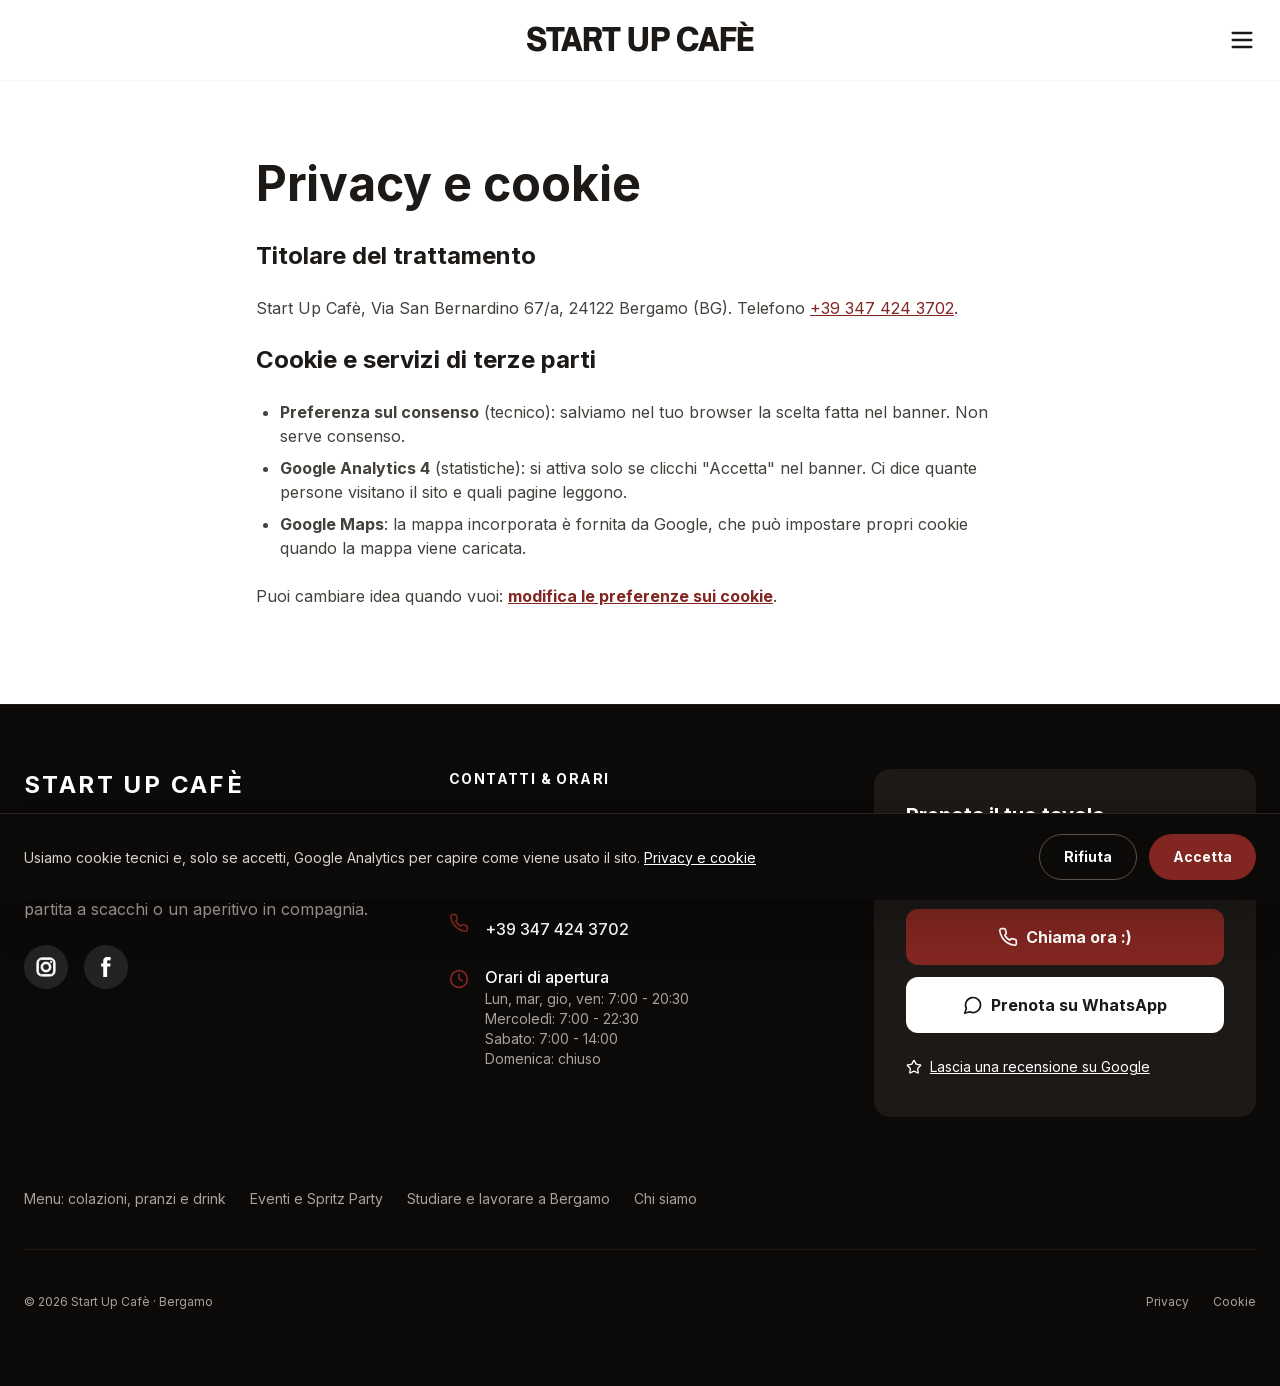
<file: privacy/index.html>
<!DOCTYPE html>
<html lang="it" class="scroll-smooth">

<head>
    <meta charset="UTF-8">
    <meta name="viewport" content="width=device-width, initial-scale=1.0">
    <title>Privacy e cookie | Start Up Cafè Bergamo</title>
    <meta name="description" content="Informativa privacy e cookie del sito di Start Up Cafè, Via San Bernardino 67/a, Bergamo.">
    <meta name="robots" content="noindex, follow">
    <link rel="icon" href="/favicon.ico" sizes="48x48">
    <link rel="icon" type="image/png" sizes="32x32" href="/assets/favicon-32.png">
    <link rel="apple-touch-icon" href="/apple-touch-icon.png">
    <link rel="manifest" href="/site.webmanifest">
    <meta name="theme-color" content="#822621">
    <link rel="preload" href="/assets/fonts/inter-latin-var.woff2" as="font" type="font/woff2" crossorigin>
    <link rel="stylesheet" href="/assets/css/style.css">
    <script src="/assets/js/icons.js" defer></script>
    <script src="/assets/js/site.js" defer></script>
</head>

<body class="pb-14 md:pb-0 text-pretty font-sans text-gray-900 bg-stone-50 selection:bg-[#822621] selection:text-white overflow-x-hidden">

    <!-- Navigation Bar -->
    <nav id="navbar" class="fixed w-full z-50 bg-white shadow-sm h-20 transition-all duration-500 ease-in-out">
        <div class="container mx-auto px-6 h-full flex justify-end items-center relative">

            <!-- Centered Linked Title -->
            <a href="/"
                class="absolute left-1/2 top-1/2 transform -translate-x-1/2 -translate-y-1/2 font-opensauce font-black tracking-[-0.03em] uppercase text-3xl text-stone-900 hover:text-[#822621] transition-colors whitespace-nowrap">
                Start Up Cafè
            </a>

            <!-- Burger Menu Button (Visible Always) -->
            <div class="flex items-center">
                <button type="button" class="text-stone-900 hover:text-[#822621] transition-colors p-3 -mr-3" onclick="toggleMenu()" aria-label="Apri il menu di navigazione" aria-expanded="false" aria-controls="mobile-menu">
                    <i id="icon-menu" data-lucide="menu" width="28" height="28"></i>
                    <i id="icon-close" data-lucide="x" width="28" height="28" class="hidden"></i>
                </button>
            </div>
        </div>

        <!-- Mobile Menu Overlay -->
        <div id="mobile-menu"
            class="hidden absolute top-full left-0 w-full bg-white border-b border-gray-100 py-8 px-6 flex-col items-center space-y-6 shadow-xl z-40">
            <a href="/Menu/" class="text-2xl font-bold uppercase tracking-widest text-gray-900 hover:text-[#822621]" onclick="toggleMenu()">Menù</a>
            <a href="/Cosa-fare-a-bergamo/" class="text-2xl font-bold uppercase tracking-widest text-gray-900 hover:text-[#822621]" onclick="toggleMenu()">Eventi</a>
            <a href="#footer-contacts" class="text-2xl font-bold uppercase tracking-widest text-gray-900 hover:text-[#822621]" onclick="toggleMenu()">Prenotazione</a>
            <a href="/About/" class="text-2xl font-bold uppercase tracking-widest text-gray-900 hover:text-[#822621]" onclick="toggleMenu()">Chi Siamo</a>
        </div>
    </nav>

    <main class="pt-32 pb-16 md:pt-40 md:pb-24 bg-white px-6">
        <div class="container mx-auto max-w-3xl">
            <h1 class="text-4xl md:text-5xl font-bold text-stone-900 mb-8">Privacy e cookie</h1>
            <!-- TODO: testo da completare e far verificare (consulente o servizio tipo iubenda) con i dati reali del titolare. -->
            <div class="space-y-6 text-stone-700 leading-normal">
                <h2 class="text-2xl font-bold text-stone-900">Titolare del trattamento</h2>
                <p>Start Up Cafè, Via San Bernardino 67/a, 24122 Bergamo (BG). Telefono <a href="tel:+393474243702" class="text-[#822621] underline">+39 347 424 3702</a>.</p>
                <!-- TODO: ragione sociale, partita IVA ed email di contatto per la privacy -->

                <h2 class="text-2xl font-bold text-stone-900">Cookie e servizi di terze parti</h2>
                <ul class="list-disc pl-6 space-y-2">
                    <li><strong>Preferenza sul consenso</strong> (tecnico): salviamo nel tuo browser la scelta fatta nel banner. Non serve consenso.</li>
                    <li><strong>Google Analytics 4</strong> (statistiche): si attiva solo se clicchi "Accetta" nel banner. Ci dice quante persone visitano il sito e quali pagine leggono.</li>
                    <li><strong>Google Maps</strong>: la mappa incorporata è fornita da Google, che può impostare propri cookie quando la mappa viene caricata.</li>
                </ul>
                <p>Puoi cambiare idea quando vuoi:
                    <button type="button" onclick="openCookieSettings()" class="text-[#822621] underline font-bold">modifica le preferenze sui cookie</button>.
                </p>
            </div>
        </div>
    </main>

    <!-- Footer -->
    <!-- TODO: link "Indicazioni" generico verso Google Maps: sostituirlo con il link diretto alla scheda se preferisci.
         TODO: numero WhatsApp uguale al telefono, da confermare.
         TODO: orari presi da Google Business Profile, da confermare (il vecchio sito diceva lun-ven 7:00-20:00). -->
    <footer id="footer-contacts"
        class="bg-stone-950 text-stone-400 py-10 md:py-16 border-t border-stone-900 scroll-mt-20 relative z-20">
        <div class="container mx-auto px-6">
            <div class="flex flex-col md:flex-row justify-between gap-8 md:gap-12 mb-10 md:mb-16">

                <div class="md:w-1/3 text-center md:text-left">
                    <div class="flex items-center justify-center md:justify-start gap-2 mb-6 text-white">
                        <span class="font-bold text-2xl tracking-widest">START UP CAFÈ</span>
                    </div>
                    <p class="text-stone-400 leading-normal mb-6">
                        Il bar di quartiere a Bergamo, tra università e biblioteca: siamo di fronte alla Biblioteca Tiraboschi.
                        Vieni a trovarci per un caffè, una partita a scacchi o un aperitivo in compagnia.
                    </p>
                    <div class="flex gap-4 justify-center md:justify-start">
                        <a href="https://www.instagram.com/startupcafe.bergamo/" target="_blank" rel="noopener noreferrer"
                            class="bg-white/10 p-3 rounded-full hover:bg-stone-800 transition-colors">
                            <img src="/assets/instagram-svgrepo-com.svg" alt="Instagram di Start Up Cafè" width="20" height="20" class="w-5 h-5" />
                        </a>
                        <a href="https://www.facebook.com/barstartupcaffe" target="_blank" rel="noopener noreferrer"
                            class="bg-white/10 p-3 rounded-full hover:bg-stone-800 transition-colors">
                            <img src="/assets/facebook-svgrepo-com.svg" alt="Facebook di Start Up Cafè" width="20" height="20" class="w-5 h-5" />
                        </a>
                    </div>
                </div>

                <div class="md:w-1/3 text-center md:text-left">
                    <h2 class="text-white font-bold uppercase tracking-widest mb-6 text-sm">Contatti & Orari</h2>
                    <div class="space-y-4">
                        <div class="flex items-start justify-center md:justify-start gap-4">
                            <i data-lucide="map-pin" class="text-[#822621] mt-1 hidden md:block" width="20" height="20"></i>
                            <div>
                                <p class="text-white font-medium">Via San Bernardino 67/a</p>
                                <p class="text-sm">24122 Bergamo (BG)</p>
                                <a href="https://www.google.com/maps/dir/?api=1&amp;destination=Start+Up+Caf%C3%A8%2C+Via+San+Bernardino+67%2Fa%2C+24122+Bergamo" target="_blank" rel="noopener noreferrer" data-track="click_indicazioni" class="inline-block py-2 text-sm text-white underline hover:text-stone-300">Indicazioni stradali</a>
                            </div>
                        </div>
                        <div class="flex items-start justify-center md:justify-start gap-4">
                            <i data-lucide="phone" class="text-[#822621] mt-1 hidden md:block" width="20" height="20"></i>
                            <a href="tel:+393474243702" data-track="click_chiama" class="inline-block py-2 text-white font-medium hover:text-stone-300">+39 347 424 3702</a>
                        </div>
                        <div class="flex items-start justify-center md:justify-start gap-4 mb-8">
                            <i data-lucide="clock" class="text-[#822621] mt-1 hidden md:block" width="20" height="20"></i>
                            <div>
                                <p class="text-white font-medium">Orari di apertura</p>
                                <p class="text-sm">Lun, mar, gio, ven: 7:00 - 20:30</p>
                                <p class="text-sm">Mercoledì: 7:00 - 22:30</p>
                                <p class="text-sm">Sabato: 7:00 - 14:00</p>
                                <p class="text-sm">Domenica: chiuso</p>
                            </div>
                        </div>
                    </div>
                </div>

                <div class="md:w-1/3 bg-stone-900 p-8 rounded-2xl text-center md:text-left">
                    <h2 class="text-white font-bold text-xl mb-4">Prenota il tuo tavolo</h2>
                    <p class="text-stone-400 text-sm mb-6">
                        Vuoi organizzare una serata giochi o assicurarti un posto per studiare?
                    </p>
                    <div class="space-y-3">
                        <a href="tel:+393474243702" data-track="click_chiama"
                            class="w-full bg-[#822621] text-white py-4 rounded-xl font-bold hover:bg-[#822621]/90 transition-colors flex items-center justify-center gap-2">
                            <i data-lucide="phone" width="20" height="20"></i>
                            Chiama ora :)
                        </a>
                        <a href="https://wa.me/393474243702?text=Ciao%20Start%20Up%20Caf%C3%A8%21%20Vorrei%20prenotare%20un%20tavolo%20per%20...%20persone%2C%20il%20giorno%20...%20alle%20ore%20..." target="_blank" rel="noopener noreferrer" data-track="click_whatsapp"
                            class="w-full bg-white text-stone-900 py-4 rounded-xl font-bold hover:bg-stone-200 transition-colors flex items-center justify-center gap-2">
                            <i data-lucide="message-circle" width="20" height="20"></i>
                            Prenota su WhatsApp
                        </a>
                    </div>
                    <a href="https://g.page/r/CekCdO--ntmGEBM/review" target="_blank" rel="noopener noreferrer" data-track="click_recensione"
                        class="inline-flex items-center gap-2 py-2 text-sm text-white underline hover:text-stone-300 mt-4">
                        <i data-lucide="star" width="16" height="16"></i>
                        Lascia una recensione su Google
                    </a>
                </div>

            </div>

            <nav aria-label="Pagine del sito" class="pb-8 flex flex-wrap justify-center md:justify-start gap-x-6 gap-y-0 text-sm">
                <a href="/Menu/" class="inline-block py-2 hover:text-white transition-colors">Menu: colazioni, pranzi e drink</a>
                <a href="/Cosa-fare-a-bergamo/" class="inline-block py-2 hover:text-white transition-colors">Eventi e Spritz Party</a>
                <a href="/smart-working-bergamo/" class="inline-block py-2 hover:text-white transition-colors">Studiare e lavorare a Bergamo</a>
                <a href="/About/" class="inline-block py-2 hover:text-white transition-colors">Chi siamo</a>
            </nav>

            <div
                class="pt-8 border-t border-stone-900 text-center flex flex-col md:flex-row justify-between items-center text-xs text-stone-400">
                <p>© 2026 Start Up Cafè · Bergamo</p>
                <div class="flex gap-6 mt-2 md:mt-0">
                    <a href="/privacy/" class="inline-block py-3 hover:text-white transition-colors">Privacy</a>
                    <button type="button" onclick="openCookieSettings()" class="inline-block py-3 hover:text-white transition-colors">Cookie</button>
                </div>
            </div>
        </div>
    </footer>

    <!-- Barra fissa su mobile: Chiama e Indicazioni -->
    <div class="md:hidden fixed bottom-0 inset-x-0 z-40 grid grid-cols-2 bg-white border-t border-stone-200 shadow-[0_-4px_20px_rgba(0,0,0,0.08)]">
        <a href="tel:+393474243702" data-track="click_chiama"
            class="flex items-center justify-center gap-2 py-4 font-bold text-white bg-[#822621]">
            <i data-lucide="phone" width="20" height="20"></i>
            Chiama
        </a>
        <a href="https://www.google.com/maps/dir/?api=1&amp;destination=Start+Up+Caf%C3%A8%2C+Via+San+Bernardino+67%2Fa%2C+24122+Bergamo" target="_blank" rel="noopener noreferrer" data-track="click_indicazioni"
            class="flex items-center justify-center gap-2 py-4 font-bold text-stone-900">
            <i data-lucide="navigation" width="20" height="20"></i>
            Indicazioni
        </a>
    </div>

    <script>

        // Mobile Menu Toggle logic
        const mobileMenu = document.getElementById('mobile-menu');
        let isMenuOpen = false;

        function toggleMenu() {
            isMenuOpen = !isMenuOpen;
            document.querySelector('[aria-controls=\"mobile-menu\"]').setAttribute('aria-expanded', isMenuOpen);
            const iconMenu = document.getElementById('icon-menu');
            const iconClose = document.getElementById('icon-close');
            
            if (isMenuOpen) {
                mobileMenu.classList.remove('hidden');
                mobileMenu.classList.add('flex');
                if (iconMenu) iconMenu.classList.add('hidden');
                if (iconClose) iconClose.classList.remove('hidden');
            } else {
                mobileMenu.classList.add('hidden');
                mobileMenu.classList.remove('flex');
                if (iconMenu) iconMenu.classList.remove('hidden');
                if (iconClose) iconClose.classList.add('hidden');
            }
        }
    </script>
</body>

</html>
</file>
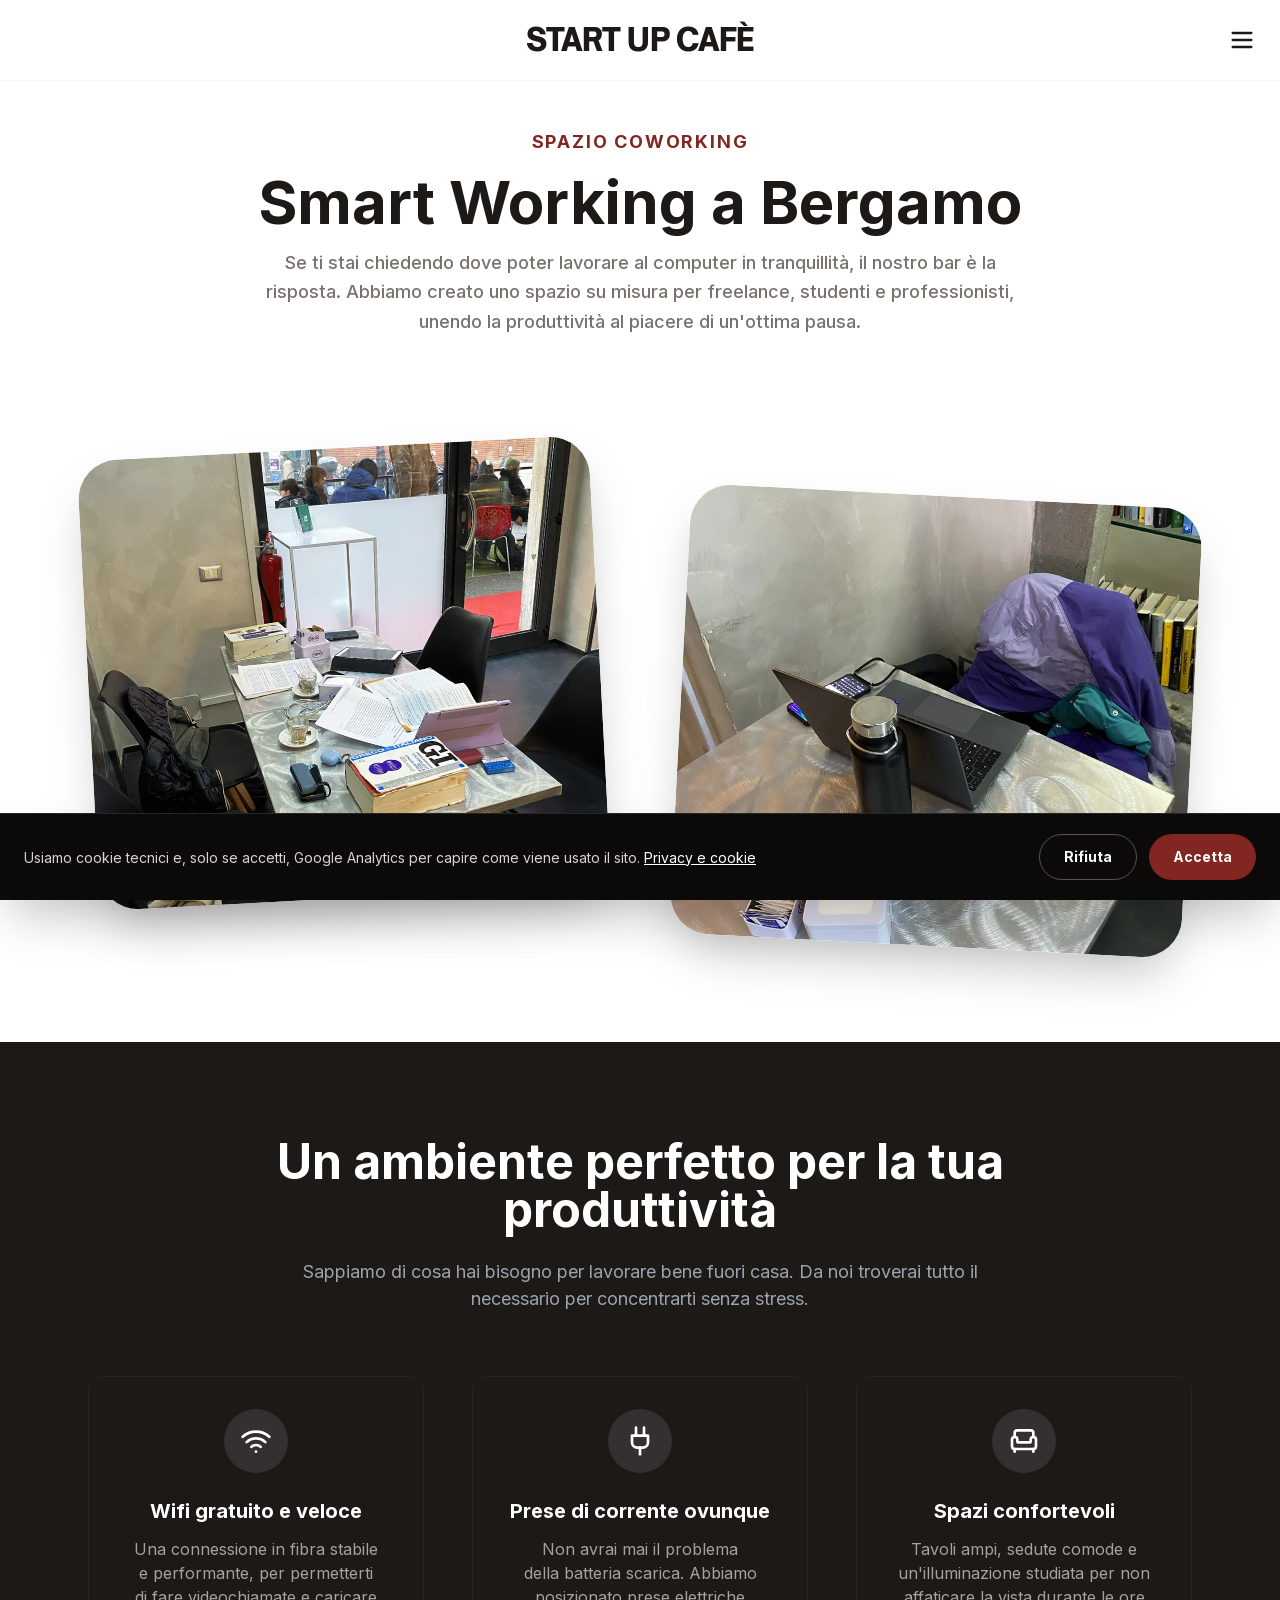
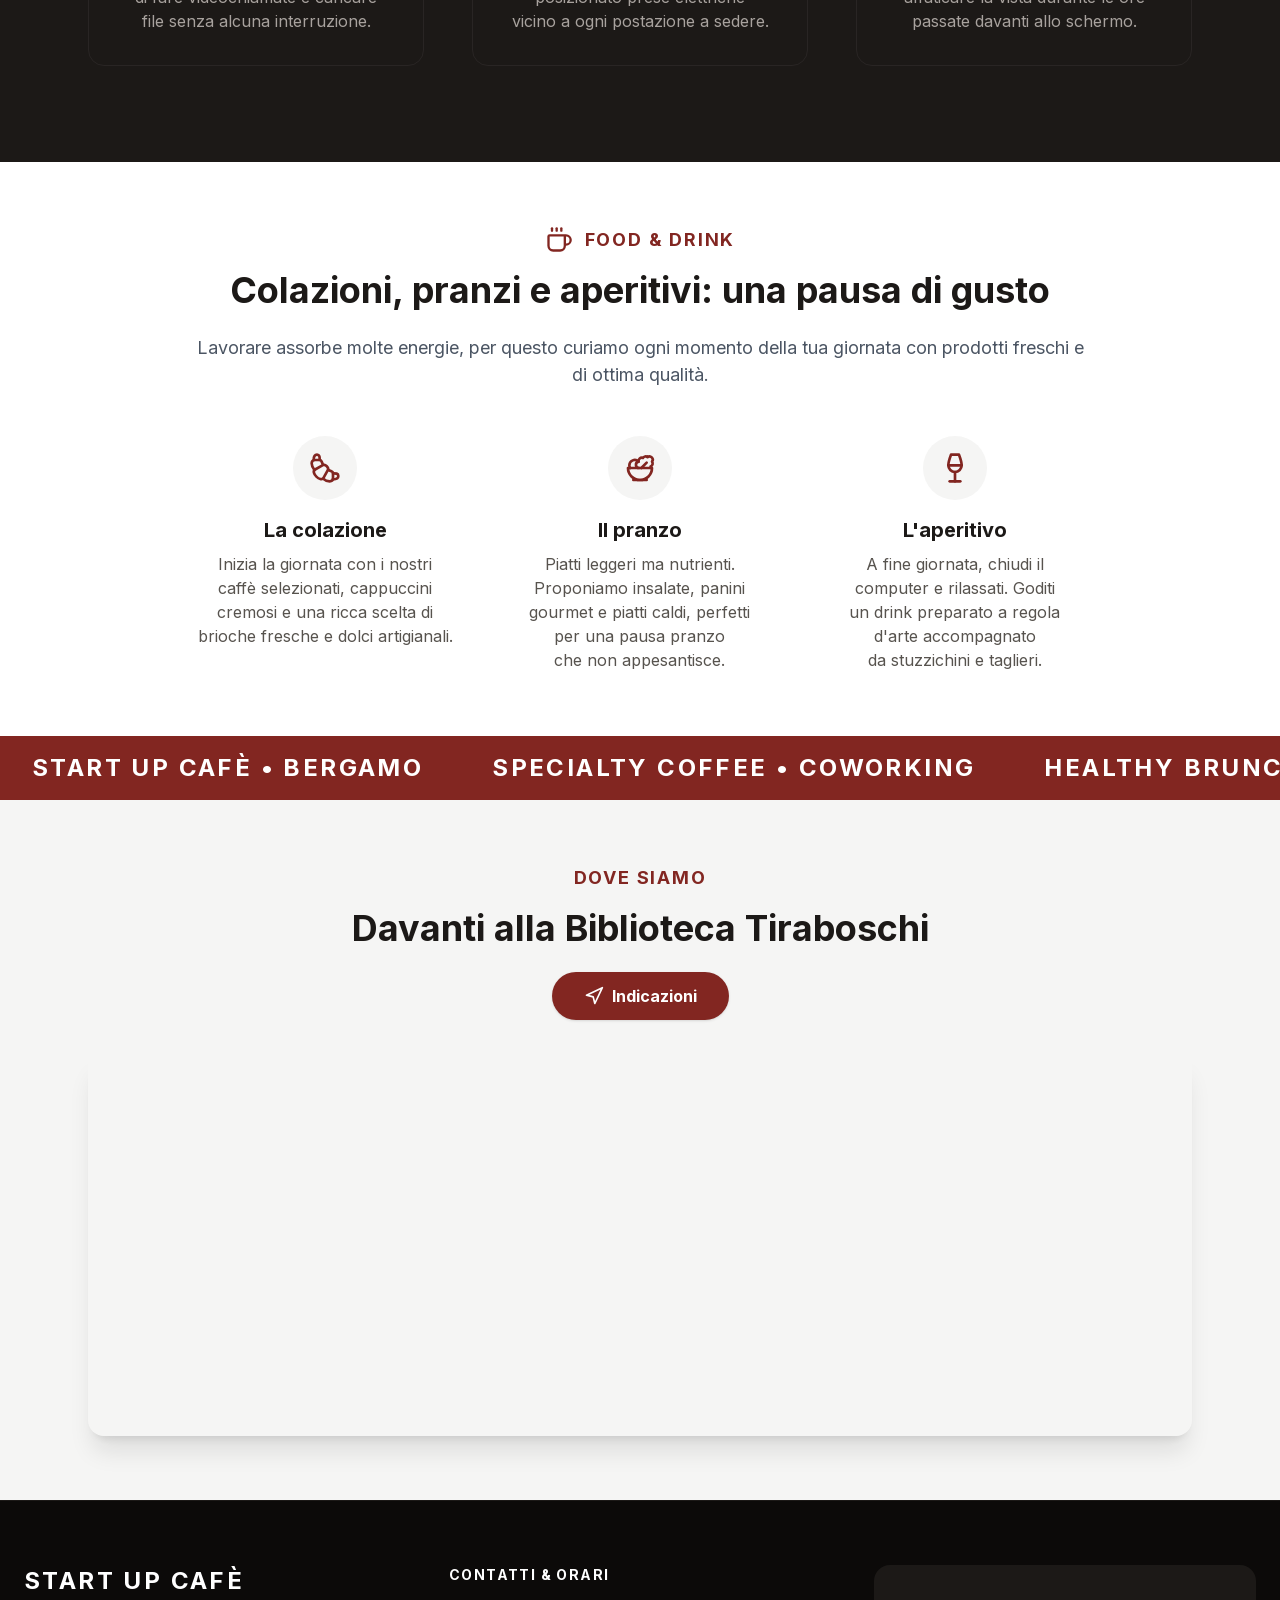
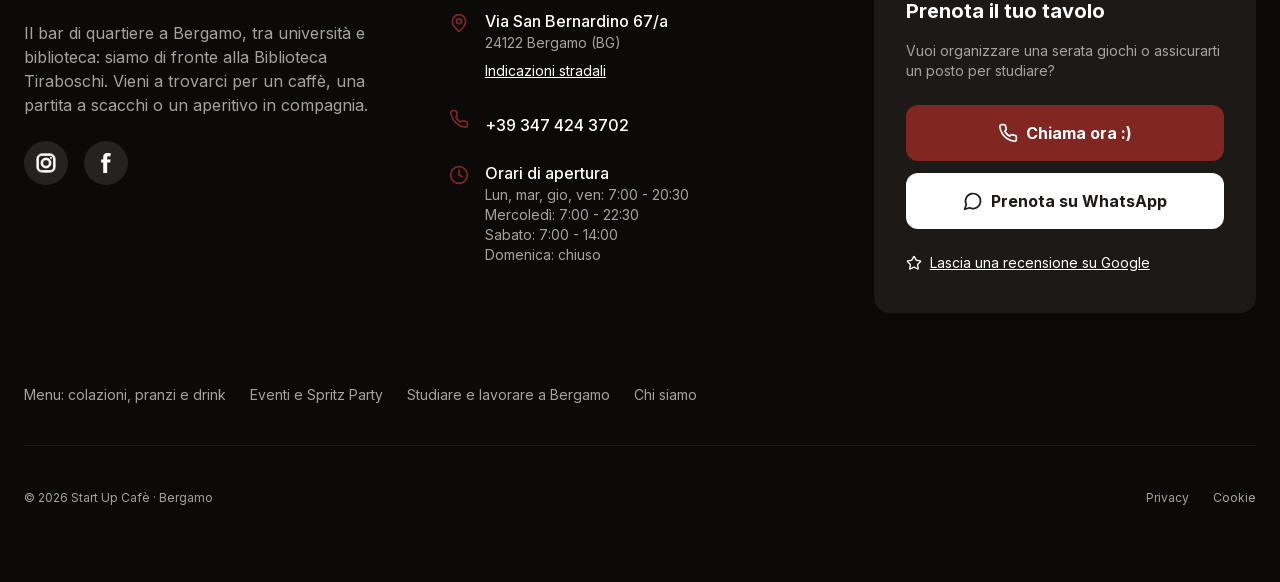
<file: smart-working-bergamo/index.html>
<!DOCTYPE html>
<html lang="it" class="scroll-smooth">

<head>
    <meta charset="UTF-8">
    <meta name="viewport" content="width=device-width, initial-scale=1.0">
    <title>Smart working e studio a Bergamo | Start Up Cafè</title>
    <meta name="description" content="Cerchi dove studiare o fare smart working a Bergamo? Wi-Fi, prese elettriche e caffè davanti alla Biblioteca Tiraboschi. Vieni a lavorare da noi!">
    <link rel="canonical" href="https://startupcafebergamo.it/smart-working-bergamo/">
    <meta property="og:type" content="website">
    <meta property="og:locale" content="it_IT">
    <meta property="og:site_name" content="Start Up Cafè">
    <meta property="og:title" content="Smart working e studio a Bergamo | Start Up Cafè">
    <meta property="og:description" content="Cerchi dove studiare o fare smart working a Bergamo? Wi-Fi, prese elettriche e caffè davanti alla Biblioteca Tiraboschi. Vieni a lavorare da noi!">
    <meta property="og:url" content="https://startupcafebergamo.it/smart-working-bergamo/">
    <meta property="og:image" content="https://startupcafebergamo.it/assets/og-image.jpg">
    <meta property="og:image:width" content="1200">
    <meta property="og:image:height" content="630">
    <meta property="og:image:alt" content="Il bancone di Start Up Cafè a Bergamo con il logo del locale">
    <meta name="twitter:card" content="summary_large_image">
    <meta name="twitter:title" content="Smart working e studio a Bergamo | Start Up Cafè">
    <meta name="twitter:description" content="Cerchi dove studiare o fare smart working a Bergamo? Wi-Fi, prese elettriche e caffè davanti alla Biblioteca Tiraboschi. Vieni a lavorare da noi!">
    <meta name="twitter:image" content="https://startupcafebergamo.it/assets/og-image.jpg">
    <link rel="icon" href="/favicon.ico" sizes="48x48">
    <link rel="icon" type="image/png" sizes="32x32" href="/assets/favicon-32.png">
    <link rel="apple-touch-icon" href="/apple-touch-icon.png">
    <link rel="manifest" href="/site.webmanifest">
    <meta name="theme-color" content="#822621">
    <link rel="preload" href="/assets/fonts/inter-latin-var.woff2" as="font" type="font/woff2" crossorigin>
    <link rel="stylesheet" href="/assets/css/style.css">
    <script src="/assets/js/icons.js" defer></script>
    <script src="/assets/js/site.js" defer></script>
    <script type="application/ld+json">
{
  "@context": "https://schema.org",
  "@type": "BreadcrumbList",
  "itemListElement": [
    {
      "@type": "ListItem",
      "position": 1,
      "name": "Start Up Cafè",
      "item": "https://startupcafebergamo.it/"
    },
    {
      "@type": "ListItem",
      "position": 2,
      "name": "Smart working",
      "item": "https://startupcafebergamo.it/smart-working-bergamo/"
    }
  ]
}
    </script>
</head>

<body class="pb-14 md:pb-0 text-pretty font-sans text-gray-900 bg-stone-50 selection:bg-[#822621] selection:text-white overflow-x-hidden">

    <!-- Navigation Bar -->
    <nav id="navbar" class="fixed w-full z-50 bg-white shadow-sm h-20 transition-all duration-500 ease-in-out">
        <div class="container mx-auto px-6 h-full flex justify-end items-center relative">

            <!-- Centered Linked Title -->
            <a href="/"
                class="absolute left-1/2 top-1/2 transform -translate-x-1/2 -translate-y-1/2 font-opensauce font-black tracking-[-0.03em] uppercase text-3xl text-stone-900 hover:text-[#822621] transition-colors whitespace-nowrap">
                Start Up Cafè
            </a>

            <!-- Burger Menu Button (Visible Always) -->
            <div class="flex items-center">
                <button type="button" class="text-stone-900 hover:text-[#822621] transition-colors p-3 -mr-3" onclick="toggleMenu()" aria-label="Apri il menu di navigazione" aria-expanded="false" aria-controls="mobile-menu">
                    <i id="icon-menu" data-lucide="menu" width="28" height="28"></i>
                    <i id="icon-close" data-lucide="x" width="28" height="28" class="hidden"></i>
                </button>
            </div>
        </div>

        <!-- Mobile Menu Overlay -->
        <div id="mobile-menu"
            class="hidden absolute top-full left-0 w-full bg-white border-b border-gray-100 py-8 px-6 flex-col items-center space-y-6 shadow-xl z-40">
            <a href="/Menu/" class="text-2xl font-bold uppercase tracking-widest text-gray-900 hover:text-[#822621]" onclick="toggleMenu()">Menù</a>
            <a href="/Cosa-fare-a-bergamo/" class="text-2xl font-bold uppercase tracking-widest text-gray-900 hover:text-[#822621]" onclick="toggleMenu()">Eventi</a>
            <a href="#footer-contacts" class="text-2xl font-bold uppercase tracking-widest text-gray-900 hover:text-[#822621]" onclick="toggleMenu()">Prenotazione</a>
            <a href="/About/" class="text-2xl font-bold uppercase tracking-widest text-gray-900 hover:text-[#822621]" onclick="toggleMenu()">Chi Siamo</a>
        </div>
    </nav>

    <!-- Header -->
    <header class="pt-24 pb-8 md:pt-32 md:pb-16 bg-white text-center px-6">
        <span class="text-[#822621] font-bold uppercase tracking-widest mb-4 block text-lg">spazio coworking</span>
        <h1 class="text-4xl md:text-6xl font-bold text-stone-900 mb-4">Smart Working a Bergamo</h1>

        <div class="text-stone-500 text-lg max-w-3xl mx-auto font-medium leading-relaxed space-y-4">
            <p>
                Se ti stai chiedendo dove poter lavorare al computer in tranquillità, il nostro bar è la risposta. Abbiamo creato uno spazio su misura per freelance, studenti e professionisti, unendo la produttività al piacere di un'ottima pausa.
            </p>
        </div>
    </header>
    
    <!-- Smart Work Photos -->
    <section class="pb-16 md:pb-24 bg-white overflow-hidden relative z-20">
        <div class="container mx-auto px-6 max-w-6xl">
            <div class="flex flex-col md:flex-row justify-center items-center gap-10 md:gap-20">
                <!-- Foto 1 -->
                <div class="w-full md:w-1/2 transform -rotate-3 hover:rotate-0 transition-transform duration-500">
                    <img src="/assets/smart-working-1.webp" width="900" height="1200" alt="Tavolo con portatile e libri per lo smart working da Start Up Cafè a Bergamo" 
                        class="w-full h-[300px] md:h-[450px] object-cover rounded-[2.5rem] shadow-2xl">
                </div>
                <!-- Foto 2 -->
                <div class="w-full md:w-1/2 transform rotate-3 hover:rotate-0 transition-transform duration-500 mt-8 md:mt-24">
                    <img src="/assets/smart-working-2.webp" width="900" height="1200" loading="lazy" alt="Postazione per studiare e lavorare con Wi-Fi da Start Up Cafè, davanti alla Biblioteca Tiraboschi" 
                        class="w-full h-[300px] md:h-[450px] object-cover rounded-[2.5rem] shadow-2xl">
                </div>
            </div>
        </div>
    </section>

    <main class="flex-grow">

        <!-- Smart Working Features -->
        <section id="smart-working" class="py-16 md:py-24 bg-stone-900 text-white relative z-20">
            <div class="container mx-auto px-6 max-w-6xl">
                <div class="text-center max-w-3xl mx-auto mb-16">
                    <h2 class="text-3xl md:text-5xl font-bold text-white mb-6">Un ambiente perfetto per la tua produttività</h2>
                    <p class="text-gray-400 text-lg leading-normal">
                        Sappiamo di cosa hai bisogno per lavorare bene fuori casa. Da noi troverai tutto il necessario per concentrarti senza stress.
                    </p>
                </div>
                
                <div class="grid lg:grid-cols-3 gap-8 lg:gap-12">
                    <div class="p-8 border border-stone-800 rounded-2xl group transition-all duration-500 hover:-translate-y-2 hover:bg-stone-800 hover:border-stone-700 cursor-pointer hover:shadow-2xl text-center">
                        <div class="w-16 h-16 bg-white/10 rounded-full flex items-center justify-center mx-auto mb-6 group-hover:scale-110 transition-transform duration-500">
                            <i data-lucide="wifi" class="text-white" width="32" height="32"></i>
                        </div>
                        <h3 class="text-xl font-bold mb-3 text-white group-hover:text-white transition-colors">Wifi gratuito e veloce</h3>
                        <p class="text-balance text-stone-400 leading-normal transition-colors duration-300 group-hover:text-stone-300">Una connessione in fibra stabile e performante, per permetterti di fare videochiamate e caricare file senza alcuna interruzione.</p>
                    </div>
                    
                    <div class="p-8 border border-stone-800 rounded-2xl group transition-all duration-500 hover:-translate-y-2 hover:bg-stone-800 hover:border-stone-700 cursor-pointer hover:shadow-2xl text-center">
                        <div class="w-16 h-16 bg-white/10 rounded-full flex items-center justify-center mx-auto mb-6 group-hover:scale-110 transition-transform duration-500">
                            <i data-lucide="plug" class="text-white" width="32" height="32"></i>
                        </div>
                        <h3 class="text-xl font-bold mb-3 text-white group-hover:text-white transition-colors">Prese di corrente ovunque</h3>
                        <p class="text-balance text-stone-400 leading-normal transition-colors duration-300 group-hover:text-stone-300">Non avrai mai il problema della batteria scarica. Abbiamo posizionato prese elettriche vicino a ogni postazione a sedere.</p>
                    </div>
                    
                    <div class="p-8 border border-stone-800 rounded-2xl group transition-all duration-500 hover:-translate-y-2 hover:bg-stone-800 hover:border-stone-700 cursor-pointer hover:shadow-2xl text-center">
                        <div class="w-16 h-16 bg-white/10 rounded-full flex items-center justify-center mx-auto mb-6 group-hover:scale-110 transition-transform duration-500">
                            <i data-lucide="armchair" class="text-white" width="32" height="32"></i>
                        </div>
                        <h3 class="text-xl font-bold mb-3 text-white group-hover:text-white transition-colors">Spazi confortevoli</h3>
                        <p class="text-balance text-stone-400 leading-normal transition-colors duration-300 group-hover:text-stone-300">Tavoli ampi, sedute comode e un'illuminazione studiata per non affaticare la vista durante le ore passate davanti allo schermo.</p>
                    </div>
                </div>
            </div>
        </section>

        <!-- Food and Drink Section -->
        <section id="menu" class="py-16 md:py-16 bg-white relative z-20">
            <div class="container mx-auto px-6">
                <div class="max-w-4xl mx-auto text-center">
                    <div class="flex items-center justify-center gap-3 mb-4">
                        <i data-lucide="coffee" class="text-[#822621]" width="28" height="28"></i>
                        <span class="text-[#822621] font-bold uppercase tracking-widest text-lg">Food & Drink</span>
                    </div>
                    <h2 class="text-3xl md:text-4xl font-bold mb-6 text-stone-900">Colazioni, pranzi e aperitivi: una pausa di gusto</h2>
                    <p class="text-gray-600 text-lg leading-normal mb-8">
                        Lavorare assorbe molte energie, per questo curiamo ogni momento della tua giornata con prodotti freschi e di ottima qualità.
                    </p>
                    
                    <ul class="grid lg:grid-cols-3 gap-8 lg:gap-12 mt-12">
                        <li class="flex flex-col items-center text-center gap-4">
                            <div class="bg-stone-100 p-4 rounded-full text-[#822621] shrink-0">
                                <i data-lucide="croissant" width="32" height="32"></i>
                            </div>
                            <div>
                                <h3 class="font-bold text-xl text-stone-900 mb-2">La colazione</h3>
                                <p class="text-balance text-stone-600 leading-normal">Inizia la giornata con i nostri caffè selezionati, cappuccini cremosi e una ricca scelta di brioche fresche e dolci artigianali.</p>
                            </div>
                        </li>
                        <li class="flex flex-col items-center text-center gap-4">
                            <div class="bg-stone-100 p-4 rounded-full text-[#822621] shrink-0">
                                <i data-lucide="salad" width="32" height="32"></i>
                            </div>
                            <div>
                                <h3 class="font-bold text-xl text-stone-900 mb-2">Il pranzo</h3>
                                <p class="text-balance text-stone-600 leading-normal">Piatti leggeri ma nutrienti. Proponiamo insalate, panini gourmet e piatti caldi, perfetti per una pausa pranzo che non appesantisce.</p>
                            </div>
                        </li>
                        <li class="flex flex-col items-center text-center gap-4">
                            <div class="bg-stone-100 p-4 rounded-full text-[#822621] shrink-0">
                                <i data-lucide="wine" width="32" height="32"></i>
                            </div>
                            <div>
                                <h3 class="font-bold text-xl text-stone-900 mb-2">L'aperitivo</h3>
                                <p class="text-balance text-stone-600 leading-normal">A fine giornata, chiudi il computer e rilassati. Goditi un drink preparato a regola d'arte accompagnato da stuzzichini e taglieri.</p>
                            </div>
                        </li>
                    </ul>
                </div>
            </div>
        </section>
    </main>

    <!-- Marquee -->
    <div class="py-4 bg-[#822621] overflow-hidden whitespace-nowrap relative z-20">
        <div class="inline-block animate-marquee">
            <span class="text-white font-bold text-2xl mx-8 uppercase tracking-widest">Start Up Cafè •
                Bergamo</span>
            <span class="text-white font-bold text-2xl mx-8 uppercase tracking-widest">Specialty Coffee •
                Coworking</span>
            <span class="text-white font-bold text-2xl mx-8 uppercase tracking-widest">Healthy Brunch • Good
                Vibes</span>
            <span class="text-white font-bold text-2xl mx-8 uppercase tracking-widest">Start Up Cafè •
                Bergamo</span>
            <span class="text-white font-bold text-2xl mx-8 uppercase tracking-widest">Specialty Coffee •
                Coworking</span>
            <span class="text-white font-bold text-2xl mx-8 uppercase tracking-widest">Healthy Brunch • Good
                Vibes</span>
        </div>
    </div>

    <!-- Dove siamo: indirizzo, telefono e orari sono nel footer -->
    <section id="dove-siamo" class="py-12 md:py-16 bg-stone-100 relative z-20 scroll-mt-20">
        <div class="container mx-auto px-6 max-w-6xl">
            <div class="text-center mb-8">
                <span class="text-[#822621] font-bold uppercase tracking-widest mb-4 block text-lg">Dove siamo</span>
                <h2 class="text-3xl md:text-4xl font-bold mb-6 text-stone-900">Davanti alla Biblioteca Tiraboschi</h2>
                <a href="https://www.google.com/maps/dir/?api=1&amp;destination=Start+Up+Caf%C3%A8%2C+Via+San+Bernardino+67%2Fa%2C+24122+Bergamo"
                    target="_blank" rel="noopener noreferrer" data-track="click_indicazioni"
                    class="inline-flex items-center gap-2 bg-[#822621] text-white px-8 py-3 rounded-full font-bold hover:bg-stone-900 shadow transition-all duration-300">
                    <i data-lucide="navigation" width="20" height="20"></i>
                    Indicazioni
                </a>
            </div>
            <div class="h-72 md:h-96 rounded-2xl overflow-hidden shadow-xl grayscale hover:grayscale-0 transition-all duration-700">
                <iframe title="Mappa: Start Up Cafè in Via San Bernardino 67/a a Bergamo"
                    src="https://www.google.com/maps/embed?pb=!1m18!1m12!1m3!1d5574.364104617971!2d9.660201176207453!3d45.68731841852434!2m3!1f0!2f0!3f0!3m2!1i1024!2i768!4f13.1!3m3!1m2!1s0x4781512ba4fc5591%3A0x86d99ebeef7402e9!2sSTART%20UP%20CAF%C3%88!5e0!3m2!1sit!2sit!4v1766769627214!5m2!1sit!2sit"
                    width="100%" height="100%" style="border:0;" allowfullscreen="" loading="lazy"
                    referrerpolicy="no-referrer-when-downgrade">
                </iframe>
            </div>
        </div>
    </section>

    <!-- Footer -->
    <!-- TODO: link "Indicazioni" generico verso Google Maps: sostituirlo con il link diretto alla scheda se preferisci.
         TODO: numero WhatsApp uguale al telefono, da confermare.
         TODO: orari presi da Google Business Profile, da confermare (il vecchio sito diceva lun-ven 7:00-20:00). -->
    <footer id="footer-contacts"
        class="bg-stone-950 text-stone-400 py-10 md:py-16 border-t border-stone-900 scroll-mt-20 relative z-20">
        <div class="container mx-auto px-6">
            <div class="flex flex-col md:flex-row justify-between gap-8 md:gap-12 mb-10 md:mb-16">

                <div class="md:w-1/3 text-center md:text-left">
                    <div class="flex items-center justify-center md:justify-start gap-2 mb-6 text-white">
                        <span class="font-bold text-2xl tracking-widest">START UP CAFÈ</span>
                    </div>
                    <p class="text-stone-400 leading-normal mb-6">
                        Il bar di quartiere a Bergamo, tra università e biblioteca: siamo di fronte alla Biblioteca Tiraboschi.
                        Vieni a trovarci per un caffè, una partita a scacchi o un aperitivo in compagnia.
                    </p>
                    <div class="flex gap-4 justify-center md:justify-start">
                        <a href="https://www.instagram.com/startupcafe.bergamo/" target="_blank" rel="noopener noreferrer"
                            class="bg-white/10 p-3 rounded-full hover:bg-stone-800 transition-colors">
                            <img src="/assets/instagram-svgrepo-com.svg" alt="Instagram di Start Up Cafè" width="20" height="20" class="w-5 h-5" />
                        </a>
                        <a href="https://www.facebook.com/barstartupcaffe" target="_blank" rel="noopener noreferrer"
                            class="bg-white/10 p-3 rounded-full hover:bg-stone-800 transition-colors">
                            <img src="/assets/facebook-svgrepo-com.svg" alt="Facebook di Start Up Cafè" width="20" height="20" class="w-5 h-5" />
                        </a>
                    </div>
                </div>

                <div class="md:w-1/3 text-center md:text-left">
                    <h2 class="text-white font-bold uppercase tracking-widest mb-6 text-sm">Contatti & Orari</h2>
                    <div class="space-y-4">
                        <div class="flex items-start justify-center md:justify-start gap-4">
                            <i data-lucide="map-pin" class="text-[#822621] mt-1 hidden md:block" width="20" height="20"></i>
                            <div>
                                <p class="text-white font-medium">Via San Bernardino 67/a</p>
                                <p class="text-sm">24122 Bergamo (BG)</p>
                                <a href="https://www.google.com/maps/dir/?api=1&amp;destination=Start+Up+Caf%C3%A8%2C+Via+San+Bernardino+67%2Fa%2C+24122+Bergamo" target="_blank" rel="noopener noreferrer" data-track="click_indicazioni" class="inline-block py-2 text-sm text-white underline hover:text-stone-300">Indicazioni stradali</a>
                            </div>
                        </div>
                        <div class="flex items-start justify-center md:justify-start gap-4">
                            <i data-lucide="phone" class="text-[#822621] mt-1 hidden md:block" width="20" height="20"></i>
                            <a href="tel:+393474243702" data-track="click_chiama" class="inline-block py-2 text-white font-medium hover:text-stone-300">+39 347 424 3702</a>
                        </div>
                        <div class="flex items-start justify-center md:justify-start gap-4 mb-8">
                            <i data-lucide="clock" class="text-[#822621] mt-1 hidden md:block" width="20" height="20"></i>
                            <div>
                                <p class="text-white font-medium">Orari di apertura</p>
                                <p class="text-sm">Lun, mar, gio, ven: 7:00 - 20:30</p>
                                <p class="text-sm">Mercoledì: 7:00 - 22:30</p>
                                <p class="text-sm">Sabato: 7:00 - 14:00</p>
                                <p class="text-sm">Domenica: chiuso</p>
                            </div>
                        </div>
                    </div>
                </div>

                <div class="md:w-1/3 bg-stone-900 p-8 rounded-2xl text-center md:text-left">
                    <h2 class="text-white font-bold text-xl mb-4">Prenota il tuo tavolo</h2>
                    <p class="text-stone-400 text-sm mb-6">
                        Vuoi organizzare una serata giochi o assicurarti un posto per studiare?
                    </p>
                    <div class="space-y-3">
                        <a href="tel:+393474243702" data-track="click_chiama"
                            class="w-full bg-[#822621] text-white py-4 rounded-xl font-bold hover:bg-[#822621]/90 transition-colors flex items-center justify-center gap-2">
                            <i data-lucide="phone" width="20" height="20"></i>
                            Chiama ora :)
                        </a>
                        <a href="https://wa.me/393474243702?text=Ciao%20Start%20Up%20Caf%C3%A8%21%20Vorrei%20prenotare%20un%20tavolo%20per%20...%20persone%2C%20il%20giorno%20...%20alle%20ore%20..." target="_blank" rel="noopener noreferrer" data-track="click_whatsapp"
                            class="w-full bg-white text-stone-900 py-4 rounded-xl font-bold hover:bg-stone-200 transition-colors flex items-center justify-center gap-2">
                            <i data-lucide="message-circle" width="20" height="20"></i>
                            Prenota su WhatsApp
                        </a>
                    </div>
                    <a href="https://g.page/r/CekCdO--ntmGEBM/review" target="_blank" rel="noopener noreferrer" data-track="click_recensione"
                        class="inline-flex items-center gap-2 py-2 text-sm text-white underline hover:text-stone-300 mt-4">
                        <i data-lucide="star" width="16" height="16"></i>
                        Lascia una recensione su Google
                    </a>
                </div>

            </div>

            <nav aria-label="Pagine del sito" class="pb-8 flex flex-wrap justify-center md:justify-start gap-x-6 gap-y-0 text-sm">
                <a href="/Menu/" class="inline-block py-2 hover:text-white transition-colors">Menu: colazioni, pranzi e drink</a>
                <a href="/Cosa-fare-a-bergamo/" class="inline-block py-2 hover:text-white transition-colors">Eventi e Spritz Party</a>
                <a href="/smart-working-bergamo/" class="inline-block py-2 hover:text-white transition-colors">Studiare e lavorare a Bergamo</a>
                <a href="/About/" class="inline-block py-2 hover:text-white transition-colors">Chi siamo</a>
            </nav>

            <div
                class="pt-8 border-t border-stone-900 text-center flex flex-col md:flex-row justify-between items-center text-xs text-stone-400">
                <p>© 2026 Start Up Cafè · Bergamo</p>
                <div class="flex gap-6 mt-2 md:mt-0">
                    <a href="/privacy/" class="inline-block py-3 hover:text-white transition-colors">Privacy</a>
                    <button type="button" onclick="openCookieSettings()" class="inline-block py-3 hover:text-white transition-colors">Cookie</button>
                </div>
            </div>
        </div>
    </footer>

    <!-- Barra fissa su mobile: Chiama e Indicazioni -->
    <div class="md:hidden fixed bottom-0 inset-x-0 z-40 grid grid-cols-2 bg-white border-t border-stone-200 shadow-[0_-4px_20px_rgba(0,0,0,0.08)]">
        <a href="tel:+393474243702" data-track="click_chiama"
            class="flex items-center justify-center gap-2 py-4 font-bold text-white bg-[#822621]">
            <i data-lucide="phone" width="20" height="20"></i>
            Chiama
        </a>
        <a href="https://www.google.com/maps/dir/?api=1&amp;destination=Start+Up+Caf%C3%A8%2C+Via+San+Bernardino+67%2Fa%2C+24122+Bergamo" target="_blank" rel="noopener noreferrer" data-track="click_indicazioni"
            class="flex items-center justify-center gap-2 py-4 font-bold text-stone-900">
            <i data-lucide="navigation" width="20" height="20"></i>
            Indicazioni
        </a>
    </div>

    <script>

        // Mobile Menu Toggle logic
        const mobileMenu = document.getElementById('mobile-menu');
        let isMenuOpen = false;

        function toggleMenu() {
            isMenuOpen = !isMenuOpen;
            document.querySelector('[aria-controls=\"mobile-menu\"]').setAttribute('aria-expanded', isMenuOpen);
            const iconMenu = document.getElementById('icon-menu');
            const iconClose = document.getElementById('icon-close');
            
            if (isMenuOpen) {
                mobileMenu.classList.remove('hidden');
                mobileMenu.classList.add('flex');
                if (iconMenu) iconMenu.classList.add('hidden');
                if (iconClose) iconClose.classList.remove('hidden');
            } else {
                mobileMenu.classList.add('hidden');
                mobileMenu.classList.remove('flex');
                if (iconMenu) iconMenu.classList.remove('hidden');
                if (iconClose) iconClose.classList.add('hidden');
            }
        }
    </script>
</body>
</html>
</file>
<file: assets/css/style.css>
@font-face{font-family:Inter;font-style:normal;font-weight:400 900;font-display:swap;src:url(/assets/fonts/inter-latin-var.woff2) format("woff2")}@font-face{font-family:Open Sauce One;font-style:normal;font-weight:900;font-display:swap;src:url(/assets/fonts/OpenSauceOne-Black.woff) format("woff")}*,:after,:before{--tw-border-spacing-x:0;--tw-border-spacing-y:0;--tw-translate-x:0;--tw-translate-y:0;--tw-rotate:0;--tw-skew-x:0;--tw-skew-y:0;--tw-scale-x:1;--tw-scale-y:1;--tw-pan-x: ;--tw-pan-y: ;--tw-pinch-zoom: ;--tw-scroll-snap-strictness:proximity;--tw-gradient-from-position: ;--tw-gradient-via-position: ;--tw-gradient-to-position: ;--tw-ordinal: ;--tw-slashed-zero: ;--tw-numeric-figure: ;--tw-numeric-spacing: ;--tw-numeric-fraction: ;--tw-ring-inset: ;--tw-ring-offset-width:0px;--tw-ring-offset-color:#fff;--tw-ring-color:rgba(59,130,246,.5);--tw-ring-offset-shadow:0 0 #0000;--tw-ring-shadow:0 0 #0000;--tw-shadow:0 0 #0000;--tw-shadow-colored:0 0 #0000;--tw-blur: ;--tw-brightness: ;--tw-contrast: ;--tw-grayscale: ;--tw-hue-rotate: ;--tw-invert: ;--tw-saturate: ;--tw-sepia: ;--tw-drop-shadow: ;--tw-backdrop-blur: ;--tw-backdrop-brightness: ;--tw-backdrop-contrast: ;--tw-backdrop-grayscale: ;--tw-backdrop-hue-rotate: ;--tw-backdrop-invert: ;--tw-backdrop-opacity: ;--tw-backdrop-saturate: ;--tw-backdrop-sepia: ;--tw-contain-size: ;--tw-contain-layout: ;--tw-contain-paint: ;--tw-contain-style: }::backdrop{--tw-border-spacing-x:0;--tw-border-spacing-y:0;--tw-translate-x:0;--tw-translate-y:0;--tw-rotate:0;--tw-skew-x:0;--tw-skew-y:0;--tw-scale-x:1;--tw-scale-y:1;--tw-pan-x: ;--tw-pan-y: ;--tw-pinch-zoom: ;--tw-scroll-snap-strictness:proximity;--tw-gradient-from-position: ;--tw-gradient-via-position: ;--tw-gradient-to-position: ;--tw-ordinal: ;--tw-slashed-zero: ;--tw-numeric-figure: ;--tw-numeric-spacing: ;--tw-numeric-fraction: ;--tw-ring-inset: ;--tw-ring-offset-width:0px;--tw-ring-offset-color:#fff;--tw-ring-color:rgba(59,130,246,.5);--tw-ring-offset-shadow:0 0 #0000;--tw-ring-shadow:0 0 #0000;--tw-shadow:0 0 #0000;--tw-shadow-colored:0 0 #0000;--tw-blur: ;--tw-brightness: ;--tw-contrast: ;--tw-grayscale: ;--tw-hue-rotate: ;--tw-invert: ;--tw-saturate: ;--tw-sepia: ;--tw-drop-shadow: ;--tw-backdrop-blur: ;--tw-backdrop-brightness: ;--tw-backdrop-contrast: ;--tw-backdrop-grayscale: ;--tw-backdrop-hue-rotate: ;--tw-backdrop-invert: ;--tw-backdrop-opacity: ;--tw-backdrop-saturate: ;--tw-backdrop-sepia: ;--tw-contain-size: ;--tw-contain-layout: ;--tw-contain-paint: ;--tw-contain-style: }

/*! tailwindcss v3.4.17 | MIT License | https://tailwindcss.com*/*,:after,:before{box-sizing:border-box;border:0 solid #e5e7eb}:after,:before{--tw-content:""}:host,html{line-height:1.5;-webkit-text-size-adjust:100%;-moz-tab-size:4;-o-tab-size:4;tab-size:4;font-family:Inter,sans-serif;font-feature-settings:normal;font-variation-settings:normal;-webkit-tap-highlight-color:transparent}body{margin:0;line-height:inherit}hr{height:0;color:inherit;border-top-width:1px}abbr:where([title]){-webkit-text-decoration:underline dotted;text-decoration:underline dotted}h1,h2,h3,h4,h5,h6{font-size:inherit;font-weight:inherit}a{color:inherit;text-decoration:inherit}b,strong{font-weight:bolder}code,kbd,pre,samp{font-family:ui-monospace,SFMono-Regular,Menlo,Monaco,Consolas,Liberation Mono,Courier New,monospace;font-feature-settings:normal;font-variation-settings:normal;font-size:1em}small{font-size:80%}sub,sup{font-size:75%;line-height:0;position:relative;vertical-align:baseline}sub{bottom:-.25em}sup{top:-.5em}table{text-indent:0;border-color:inherit;border-collapse:collapse}button,input,optgroup,select,textarea{font-family:inherit;font-feature-settings:inherit;font-variation-settings:inherit;font-size:100%;font-weight:inherit;line-height:inherit;letter-spacing:inherit;color:inherit;margin:0;padding:0}button,select{text-transform:none}button,input:where([type=button]),input:where([type=reset]),input:where([type=submit]){-webkit-appearance:button;background-color:transparent;background-image:none}:-moz-focusring{outline:auto}:-moz-ui-invalid{box-shadow:none}progress{vertical-align:baseline}::-webkit-inner-spin-button,::-webkit-outer-spin-button{height:auto}[type=search]{-webkit-appearance:textfield;outline-offset:-2px}::-webkit-search-decoration{-webkit-appearance:none}::-webkit-file-upload-button{-webkit-appearance:button;font:inherit}summary{display:list-item}blockquote,dd,dl,figure,h1,h2,h3,h4,h5,h6,hr,p,pre{margin:0}fieldset{margin:0}fieldset,legend{padding:0}menu,ol,ul{list-style:none;margin:0;padding:0}dialog{padding:0}textarea{resize:vertical}input::-moz-placeholder,textarea::-moz-placeholder{opacity:1;color:#9ca3af}input::placeholder,textarea::placeholder{opacity:1;color:#9ca3af}[role=button],button{cursor:pointer}:disabled{cursor:default}audio,canvas,embed,iframe,img,object,svg,video{display:block;vertical-align:middle}img,video{max-width:100%;height:auto}[hidden]:where(:not([hidden=until-found])){display:none}.container{width:100%}@media (min-width:640px){.container{max-width:640px}}@media (min-width:768px){.container{max-width:768px}}@media (min-width:1024px){.container{max-width:1024px}}@media (min-width:1280px){.container{max-width:1280px}}@media (min-width:1536px){.container{max-width:1536px}}.sr-only{position:absolute;width:1px;height:1px;padding:0;margin:-1px;overflow:hidden;clip:rect(0,0,0,0);white-space:nowrap;border-width:0}.pointer-events-none{pointer-events:none}.pointer-events-auto{pointer-events:auto}.fixed{position:fixed}.absolute{position:absolute}.relative{position:relative}.inset-0{inset:0}.inset-x-0{left:0;right:0}.-bottom-1{bottom:-.25rem}.-top-10{top:-2.5rem}.bottom-0{bottom:0}.left-0{left:0}.left-1\/2{left:50%}.left-4{left:1rem}.right-6{right:1.5rem}.top-1\/2{top:50%}.top-4{top:1rem}.top-40{top:10rem}.top-5{top:1.25rem}.top-6{top:1.5rem}.top-full{top:100%}.z-0{z-index:0}.z-10{z-index:10}.z-20{z-index:20}.z-40{z-index:40}.z-50{z-index:50}.z-\[100\]{z-index:100}.z-\[110\]{z-index:110}.z-\[60\]{z-index:60}.z-\[70\]{z-index:70}.z-\[90\]{z-index:90}.mx-8{margin-left:2rem;margin-right:2rem}.mx-auto{margin-left:auto;margin-right:auto}.-mr-3{margin-right:-.75rem}.mb-0{margin-bottom:0}.mb-1{margin-bottom:.25rem}.mb-10{margin-bottom:2.5rem}.mb-12{margin-bottom:3rem}.mb-16{margin-bottom:4rem}.mb-2{margin-bottom:.5rem}.mb-3{margin-bottom:.75rem}.mb-4{margin-bottom:1rem}.mb-6{margin-bottom:1.5rem}.mb-8{margin-bottom:2rem}.ml-4{margin-left:1rem}.mt-1{margin-top:.25rem}.mt-10{margin-top:2.5rem}.mt-12{margin-top:3rem}.mt-2{margin-top:.5rem}.mt-3{margin-top:.75rem}.mt-4{margin-top:1rem}.mt-6{margin-top:1.5rem}.mt-8{margin-top:2rem}.line-clamp-4{overflow:hidden;display:-webkit-box;-webkit-box-orient:vertical;-webkit-line-clamp:4}.block{display:block}.inline-block{display:inline-block}.flex{display:flex}.inline-flex{display:inline-flex}.grid{display:grid}.hidden{display:none}.aspect-\[3\/4\]{aspect-ratio:3/4}.aspect-\[4\/3\]{aspect-ratio:4/3}.aspect-\[4\/5\]{aspect-ratio:4/5}.h-0\.5{height:.125rem}.h-10{height:2.5rem}.h-16{height:4rem}.h-20{height:5rem}.h-5{height:1.25rem}.h-64{height:16rem}.h-72{height:18rem}.h-\[100px\]{height:100px}.h-\[300px\]{height:300px}.h-\[65vh\]{height:65vh}.h-auto{height:auto}.h-full{height:100%}.h-px{height:1px}.max-h-\[90vh\]{max-height:90vh}.max-h-full{max-height:100%}.min-h-\[44px\]{min-height:44px}.min-h-screen{min-height:100vh}.w-0{width:0}.w-10{width:2.5rem}.w-16{width:4rem}.w-5{width:1.25rem}.w-64{width:16rem}.w-\[30\%\]{width:30%}.w-\[44\%\]{width:44%}.w-\[86\%\]{width:86%}.w-full{width:100%}.min-w-\[280px\]{min-width:280px}.max-w-2xl{max-width:42rem}.max-w-3xl{max-width:48rem}.max-w-4xl{max-width:56rem}.max-w-5xl{max-width:64rem}.max-w-6xl{max-width:72rem}.max-w-\[320px\]{max-width:320px}.max-w-full{max-width:100%}.max-w-xl{max-width:36rem}.flex-1{flex:1 1 0%}.flex-shrink-0,.shrink-0{flex-shrink:0}.flex-grow{flex-grow:1}.-translate-x-1\/2{--tw-translate-x:-50%}.-translate-x-1\/2,.-translate-y-1\/2{transform:translate(var(--tw-translate-x),var(--tw-translate-y)) rotate(var(--tw-rotate)) skewX(var(--tw-skew-x)) skewY(var(--tw-skew-y)) scaleX(var(--tw-scale-x)) scaleY(var(--tw-scale-y))}.-translate-y-1\/2{--tw-translate-y:-50%}.translate-x-0{--tw-translate-x:0px}.-rotate-2,.translate-x-0{transform:translate(var(--tw-translate-x),var(--tw-translate-y)) rotate(var(--tw-rotate)) skewX(var(--tw-skew-x)) skewY(var(--tw-skew-y)) scaleX(var(--tw-scale-x)) scaleY(var(--tw-scale-y))}.-rotate-2{--tw-rotate:-2deg}.-rotate-3{--tw-rotate:-3deg}.-rotate-3,.rotate-180{transform:translate(var(--tw-translate-x),var(--tw-translate-y)) rotate(var(--tw-rotate)) skewX(var(--tw-skew-x)) skewY(var(--tw-skew-y)) scaleX(var(--tw-scale-x)) scaleY(var(--tw-scale-y))}.rotate-180{--tw-rotate:180deg}.rotate-2{--tw-rotate:2deg}.rotate-2,.rotate-3{transform:translate(var(--tw-translate-x),var(--tw-translate-y)) rotate(var(--tw-rotate)) skewX(var(--tw-skew-x)) skewY(var(--tw-skew-y)) scaleX(var(--tw-scale-x)) scaleY(var(--tw-scale-y))}.rotate-3{--tw-rotate:3deg}.scale-100{--tw-scale-x:1;--tw-scale-y:1}.scale-100,.scale-105{transform:translate(var(--tw-translate-x),var(--tw-translate-y)) rotate(var(--tw-rotate)) skewX(var(--tw-skew-x)) skewY(var(--tw-skew-y)) scaleX(var(--tw-scale-x)) scaleY(var(--tw-scale-y))}.scale-105{--tw-scale-x:1.05;--tw-scale-y:1.05}.scale-90{--tw-scale-x:.9;--tw-scale-y:.9}.scale-90,.scale-95{transform:translate(var(--tw-translate-x),var(--tw-translate-y)) rotate(var(--tw-rotate)) skewX(var(--tw-skew-x)) skewY(var(--tw-skew-y)) scaleX(var(--tw-scale-x)) scaleY(var(--tw-scale-y))}.scale-95{--tw-scale-x:.95;--tw-scale-y:.95}.transform{transform:translate(var(--tw-translate-x),var(--tw-translate-y)) rotate(var(--tw-rotate)) skewX(var(--tw-skew-x)) skewY(var(--tw-skew-y)) scaleX(var(--tw-scale-x)) scaleY(var(--tw-scale-y))}.cursor-pointer{cursor:pointer}.cursor-zoom-in{cursor:zoom-in}.select-none{-webkit-user-select:none;-moz-user-select:none;user-select:none}.snap-x{scroll-snap-type:x var(--tw-scroll-snap-strictness)}.snap-mandatory{--tw-scroll-snap-strictness:mandatory}.snap-start{scroll-snap-align:start}.scroll-mt-20{scroll-margin-top:5rem}.scroll-mt-24{scroll-margin-top:6rem}.list-disc{list-style-type:disc}.list-none{list-style-type:none}.grid-cols-1{grid-template-columns:repeat(1,minmax(0,1fr))}.grid-cols-2{grid-template-columns:repeat(2,minmax(0,1fr))}.flex-row{flex-direction:row}.flex-col{flex-direction:column}.flex-col-reverse{flex-direction:column-reverse}.flex-wrap{flex-wrap:wrap}.items-start{align-items:flex-start}.items-center{align-items:center}.items-baseline{align-items:baseline}.items-stretch{align-items:stretch}.justify-end{justify-content:flex-end}.justify-center{justify-content:center}.justify-between{justify-content:space-between}.gap-1{gap:.25rem}.gap-10{gap:2.5rem}.gap-2{gap:.5rem}.gap-3{gap:.75rem}.gap-4{gap:1rem}.gap-6{gap:1.5rem}.gap-8{gap:2rem}.gap-x-10{-moz-column-gap:2.5rem;column-gap:2.5rem}.gap-x-4{-moz-column-gap:1rem;column-gap:1rem}.gap-x-6{-moz-column-gap:1.5rem;column-gap:1.5rem}.gap-y-0{row-gap:0}.gap-y-4{row-gap:1rem}.gap-y-6{row-gap:1.5rem}.space-y-2>:not([hidden])~:not([hidden]){--tw-space-y-reverse:0;margin-top:calc(.5rem*(1 - var(--tw-space-y-reverse)));margin-bottom:calc(.5rem*var(--tw-space-y-reverse))}.space-y-3>:not([hidden])~:not([hidden]){--tw-space-y-reverse:0;margin-top:calc(.75rem*(1 - var(--tw-space-y-reverse)));margin-bottom:calc(.75rem*var(--tw-space-y-reverse))}.space-y-4>:not([hidden])~:not([hidden]){--tw-space-y-reverse:0;margin-top:calc(1rem*(1 - var(--tw-space-y-reverse)));margin-bottom:calc(1rem*var(--tw-space-y-reverse))}.space-y-6>:not([hidden])~:not([hidden]){--tw-space-y-reverse:0;margin-top:calc(1.5rem*(1 - var(--tw-space-y-reverse)));margin-bottom:calc(1.5rem*var(--tw-space-y-reverse))}.space-y-8>:not([hidden])~:not([hidden]){--tw-space-y-reverse:0;margin-top:calc(2rem*(1 - var(--tw-space-y-reverse)));margin-bottom:calc(2rem*var(--tw-space-y-reverse))}.overflow-hidden{overflow:hidden}.overflow-x-auto{overflow-x:auto}.overflow-x-hidden{overflow-x:hidden}.scroll-smooth{scroll-behavior:smooth}.whitespace-nowrap{white-space:nowrap}.text-balance{text-wrap:balance}.text-pretty{text-wrap:pretty}.rounded-2xl{border-radius:1rem}.rounded-\[2\.5rem\]{border-radius:2.5rem}.rounded-full{border-radius:9999px}.rounded-lg{border-radius:.5rem}.rounded-xl{border-radius:.75rem}.border{border-width:1px}.border-4{border-width:4px}.border-b{border-bottom-width:1px}.border-t{border-top-width:1px}.border-gray-100{--tw-border-opacity:1;border-color:rgb(243 244 246/var(--tw-border-opacity,1))}.border-stone-100{--tw-border-opacity:1;border-color:rgb(245 245 244/var(--tw-border-opacity,1))}.border-stone-200{--tw-border-opacity:1;border-color:rgb(231 229 228/var(--tw-border-opacity,1))}.border-stone-200\/60{border-color:hsla(20,6%,90%,.6)}.border-stone-200\/90{border-color:hsla(20,6%,90%,.9)}.border-stone-300{--tw-border-opacity:1;border-color:rgb(214 211 209/var(--tw-border-opacity,1))}.border-stone-600{--tw-border-opacity:1;border-color:rgb(87 83 78/var(--tw-border-opacity,1))}.border-stone-800{--tw-border-opacity:1;border-color:rgb(41 37 36/var(--tw-border-opacity,1))}.border-stone-900{--tw-border-opacity:1;border-color:rgb(28 25 23/var(--tw-border-opacity,1))}.border-white{--tw-border-opacity:1;border-color:rgb(255 255 255/var(--tw-border-opacity,1))}.bg-\[\#822621\]{--tw-bg-opacity:1;background-color:rgb(130 38 33/var(--tw-bg-opacity,1))}.bg-\[\#822621\]\/10{background-color:rgba(130,38,33,.1)}.bg-black{--tw-bg-opacity:1;background-color:rgb(0 0 0/var(--tw-bg-opacity,1))}.bg-black\/70{background-color:rgba(0,0,0,.7)}.bg-black\/90{background-color:rgba(0,0,0,.9)}.bg-blue-100{--tw-bg-opacity:1;background-color:rgb(219 234 254/var(--tw-bg-opacity,1))}.bg-green-100{--tw-bg-opacity:1;background-color:rgb(220 252 231/var(--tw-bg-opacity,1))}.bg-orange-100{--tw-bg-opacity:1;background-color:rgb(255 237 213/var(--tw-bg-opacity,1))}.bg-purple-100{--tw-bg-opacity:1;background-color:rgb(243 232 255/var(--tw-bg-opacity,1))}.bg-stone-100{--tw-bg-opacity:1;background-color:rgb(245 245 244/var(--tw-bg-opacity,1))}.bg-stone-200{--tw-bg-opacity:1;background-color:rgb(231 229 228/var(--tw-bg-opacity,1))}.bg-stone-50{--tw-bg-opacity:1;background-color:rgb(250 250 249/var(--tw-bg-opacity,1))}.bg-stone-900{--tw-bg-opacity:1;background-color:rgb(28 25 23/var(--tw-bg-opacity,1))}.bg-stone-950{background-color:rgb(12 10 9/var(--tw-bg-opacity,1))}.bg-stone-950,.bg-white{--tw-bg-opacity:1}.bg-white{background-color:rgb(255 255 255/var(--tw-bg-opacity,1))}.bg-white\/10{background-color:hsla(0,0%,100%,.1)}.bg-white\/95{background-color:hsla(0,0%,100%,.95)}.fill-yellow-400{fill:#facc15}.object-contain{-o-object-fit:contain;object-fit:contain}.object-cover{-o-object-fit:cover;object-fit:cover}.p-2{padding:.5rem}.p-3{padding:.75rem}.p-4{padding:1rem}.p-5{padding:1.25rem}.p-6{padding:1.5rem}.p-8{padding:2rem}.px-0{padding-left:0;padding-right:0}.px-3{padding-left:.75rem;padding-right:.75rem}.px-4{padding-left:1rem;padding-right:1rem}.px-6{padding-left:1.5rem;padding-right:1.5rem}.px-8{padding-left:2rem;padding-right:2rem}.py-1{padding-top:.25rem;padding-bottom:.25rem}.py-10{padding-top:2.5rem;padding-bottom:2.5rem}.py-12{padding-top:3rem;padding-bottom:3rem}.py-16{padding-top:4rem;padding-bottom:4rem}.py-2{padding-top:.5rem;padding-bottom:.5rem}.py-2\.5{padding-top:.625rem;padding-bottom:.625rem}.py-3{padding-top:.75rem;padding-bottom:.75rem}.py-4{padding-top:1rem;padding-bottom:1rem}.py-5{padding-top:1.25rem;padding-bottom:1.25rem}.py-8{padding-top:2rem;padding-bottom:2rem}.pb-0{padding-bottom:0}.pb-10{padding-bottom:2.5rem}.pb-12{padding-bottom:3rem}.pb-14{padding-bottom:3.5rem}.pb-16{padding-bottom:4rem}.pb-2{padding-bottom:.5rem}.pb-4{padding-bottom:1rem}.pb-6{padding-bottom:1.5rem}.pb-8{padding-bottom:2rem}.pl-3{padding-left:.75rem}.pl-6{padding-left:1.5rem}.pt-20{padding-top:5rem}.pt-24{padding-top:6rem}.pt-32{padding-top:8rem}.pt-5{padding-top:1.25rem}.pt-8{padding-top:2rem}.text-left{text-align:left}.text-center{text-align:center}.text-right{text-align:right}.font-opensauce{font-family:Open Sauce One,sans-serif}.font-sans{font-family:Inter,sans-serif}.text-2xl{font-size:1.5rem;line-height:2rem}.text-3xl{font-size:1.875rem;line-height:2.25rem}.text-4xl{font-size:2.25rem;line-height:2.5rem}.text-5xl{font-size:3rem;line-height:1}.text-\[22px\]{font-size:22px}.text-base{font-size:1rem;line-height:1.5rem}.text-lg{font-size:1.125rem;line-height:1.75rem}.text-sm{font-size:.875rem;line-height:1.25rem}.text-xl{font-size:1.25rem;line-height:1.75rem}.text-xs{font-size:.75rem;line-height:1rem}.font-black{font-weight:900}.font-bold{font-weight:700}.font-medium{font-weight:500}.font-semibold{font-weight:600}.uppercase{text-transform:uppercase}.italic{font-style:italic}.leading-none{line-height:1}.leading-normal{line-height:1.5}.leading-relaxed{line-height:1.625}.leading-snug{line-height:1.375}.leading-tight{line-height:1.25}.tracking-\[-0\.03em\]{letter-spacing:-.03em}.tracking-tighter{letter-spacing:-.05em}.tracking-wider{letter-spacing:.05em}.tracking-widest{letter-spacing:.1em}.text-\[\#34A853\]{--tw-text-opacity:1;color:rgb(52 168 83/var(--tw-text-opacity,1))}.text-\[\#4285F4\]{--tw-text-opacity:1;color:rgb(66 133 244/var(--tw-text-opacity,1))}.text-\[\#822621\]{--tw-text-opacity:1;color:rgb(130 38 33/var(--tw-text-opacity,1))}.text-\[\#EA4335\]{--tw-text-opacity:1;color:rgb(234 67 53/var(--tw-text-opacity,1))}.text-\[\#FBBC05\]{--tw-text-opacity:1;color:rgb(251 188 5/var(--tw-text-opacity,1))}.text-blue-600{--tw-text-opacity:1;color:rgb(37 99 235/var(--tw-text-opacity,1))}.text-gray-400{--tw-text-opacity:1;color:rgb(156 163 175/var(--tw-text-opacity,1))}.text-gray-500{--tw-text-opacity:1;color:rgb(107 114 128/var(--tw-text-opacity,1))}.text-gray-600{--tw-text-opacity:1;color:rgb(75 85 99/var(--tw-text-opacity,1))}.text-gray-900{--tw-text-opacity:1;color:rgb(17 24 39/var(--tw-text-opacity,1))}.text-green-600{--tw-text-opacity:1;color:rgb(22 163 74/var(--tw-text-opacity,1))}.text-orange-600{--tw-text-opacity:1;color:rgb(234 88 12/var(--tw-text-opacity,1))}.text-purple-600{--tw-text-opacity:1;color:rgb(147 51 234/var(--tw-text-opacity,1))}.text-stone-300{--tw-text-opacity:1;color:rgb(214 211 209/var(--tw-text-opacity,1))}.text-stone-400{--tw-text-opacity:1;color:rgb(168 162 158/var(--tw-text-opacity,1))}.text-stone-500{--tw-text-opacity:1;color:rgb(120 113 108/var(--tw-text-opacity,1))}.text-stone-600{--tw-text-opacity:1;color:rgb(87 83 78/var(--tw-text-opacity,1))}.text-stone-700{--tw-text-opacity:1;color:rgb(68 64 60/var(--tw-text-opacity,1))}.text-stone-800{--tw-text-opacity:1;color:rgb(41 37 36/var(--tw-text-opacity,1))}.text-stone-900{--tw-text-opacity:1;color:rgb(28 25 23/var(--tw-text-opacity,1))}.text-white{--tw-text-opacity:1;color:rgb(255 255 255/var(--tw-text-opacity,1))}.text-yellow-400{--tw-text-opacity:1;color:rgb(250 204 21/var(--tw-text-opacity,1))}.underline{text-decoration-line:underline}.opacity-0{opacity:0}.opacity-100{opacity:1}.opacity-50{opacity:.5}.opacity-60{opacity:.6}.shadow{--tw-shadow:0 1px 3px 0 rgba(0,0,0,.1),0 1px 2px -1px rgba(0,0,0,.1);--tw-shadow-colored:0 1px 3px 0 var(--tw-shadow-color),0 1px 2px -1px var(--tw-shadow-color)}.shadow,.shadow-2xl{box-shadow:var(--tw-ring-offset-shadow,0 0 #0000),var(--tw-ring-shadow,0 0 #0000),var(--tw-shadow)}.shadow-2xl{--tw-shadow:0 25px 50px -12px rgba(0,0,0,.25);--tw-shadow-colored:0 25px 50px -12px var(--tw-shadow-color)}.shadow-\[0_-4px_20px_rgba\(0\2c 0\2c 0\2c 0\.08\)\]{--tw-shadow:0 -4px 20px rgba(0,0,0,.08);--tw-shadow-colored:0 -4px 20px var(--tw-shadow-color)}.shadow-\[0_-4px_20px_rgba\(0\2c 0\2c 0\2c 0\.08\)\],.shadow-lg{box-shadow:var(--tw-ring-offset-shadow,0 0 #0000),var(--tw-ring-shadow,0 0 #0000),var(--tw-shadow)}.shadow-lg{--tw-shadow:0 10px 15px -3px rgba(0,0,0,.1),0 4px 6px -4px rgba(0,0,0,.1);--tw-shadow-colored:0 10px 15px -3px var(--tw-shadow-color),0 4px 6px -4px var(--tw-shadow-color)}.shadow-md{--tw-shadow:0 4px 6px -1px rgba(0,0,0,.1),0 2px 4px -2px rgba(0,0,0,.1);--tw-shadow-colored:0 4px 6px -1px var(--tw-shadow-color),0 2px 4px -2px var(--tw-shadow-color)}.shadow-md,.shadow-sm{box-shadow:var(--tw-ring-offset-shadow,0 0 #0000),var(--tw-ring-shadow,0 0 #0000),var(--tw-shadow)}.shadow-sm{--tw-shadow:0 1px 2px 0 rgba(0,0,0,.05);--tw-shadow-colored:0 1px 2px 0 var(--tw-shadow-color)}.shadow-xl{--tw-shadow:0 20px 25px -5px rgba(0,0,0,.1),0 8px 10px -6px rgba(0,0,0,.1);--tw-shadow-colored:0 20px 25px -5px var(--tw-shadow-color),0 8px 10px -6px var(--tw-shadow-color);box-shadow:var(--tw-ring-offset-shadow,0 0 #0000),var(--tw-ring-shadow,0 0 #0000),var(--tw-shadow)}.grayscale{--tw-grayscale:grayscale(100%)}.filter,.grayscale{filter:var(--tw-blur) var(--tw-brightness) var(--tw-contrast) var(--tw-grayscale) var(--tw-hue-rotate) var(--tw-invert) var(--tw-saturate) var(--tw-sepia) var(--tw-drop-shadow)}.backdrop-blur-md{--tw-backdrop-blur:blur(12px)}.backdrop-blur-md,.backdrop-blur-sm{-webkit-backdrop-filter:var(--tw-backdrop-blur) var(--tw-backdrop-brightness) var(--tw-backdrop-contrast) var(--tw-backdrop-grayscale) var(--tw-backdrop-hue-rotate) var(--tw-backdrop-invert) var(--tw-backdrop-opacity) var(--tw-backdrop-saturate) var(--tw-backdrop-sepia);backdrop-filter:var(--tw-backdrop-blur) var(--tw-backdrop-brightness) var(--tw-backdrop-contrast) var(--tw-backdrop-grayscale) var(--tw-backdrop-hue-rotate) var(--tw-backdrop-invert) var(--tw-backdrop-opacity) var(--tw-backdrop-saturate) var(--tw-backdrop-sepia)}.backdrop-blur-sm{--tw-backdrop-blur:blur(4px)}.transition{transition-property:color,background-color,border-color,text-decoration-color,fill,stroke,opacity,box-shadow,transform,filter,-webkit-backdrop-filter;transition-property:color,background-color,border-color,text-decoration-color,fill,stroke,opacity,box-shadow,transform,filter,backdrop-filter;transition-property:color,background-color,border-color,text-decoration-color,fill,stroke,opacity,box-shadow,transform,filter,backdrop-filter,-webkit-backdrop-filter;transition-timing-function:cubic-bezier(.4,0,.2,1);transition-duration:.15s}.transition-all{transition-property:all;transition-timing-function:cubic-bezier(.4,0,.2,1);transition-duration:.15s}.transition-colors{transition-property:color,background-color,border-color,text-decoration-color,fill,stroke;transition-timing-function:cubic-bezier(.4,0,.2,1);transition-duration:.15s}.transition-opacity{transition-property:opacity;transition-timing-function:cubic-bezier(.4,0,.2,1);transition-duration:.15s}.transition-shadow{transition-property:box-shadow;transition-timing-function:cubic-bezier(.4,0,.2,1);transition-duration:.15s}.transition-transform{transition-property:transform;transition-timing-function:cubic-bezier(.4,0,.2,1);transition-duration:.15s}.delay-100{transition-delay:.1s}.delay-200{transition-delay:.2s}.duration-1000{transition-duration:1s}.duration-300{transition-duration:.3s}.duration-500{transition-duration:.5s}.duration-700{transition-duration:.7s}.ease-in-out{transition-timing-function:cubic-bezier(.4,0,.2,1)}@keyframes marquee{0%{transform:translateX(0)}to{transform:translateX(-50%)}}.animate-marquee{animation:marquee 20s linear infinite}.animate-fade-in-up{animation:fadeInUp 1s cubic-bezier(.16,1,.3,1) forwards;opacity:0;transform:translateY(30px)}.delay-100{animation-delay:.1s}.delay-200{animation-delay:.2s}@keyframes fadeInUp{to{opacity:1;transform:translateY(0)}}html{scroll-behavior:smooth}.scrollbar-hide::-webkit-scrollbar{display:none}.scrollbar-hide{-ms-overflow-style:none;scrollbar-width:none}::-webkit-scrollbar{width:0;background:transparent}body,html{-ms-overflow-style:none;scrollbar-width:none}.selection\:bg-\[\#822621\] ::-moz-selection{--tw-bg-opacity:1;background-color:rgb(130 38 33/var(--tw-bg-opacity,1))}.selection\:bg-\[\#822621\] ::selection{--tw-bg-opacity:1;background-color:rgb(130 38 33/var(--tw-bg-opacity,1))}.selection\:text-white ::-moz-selection{--tw-text-opacity:1;color:rgb(255 255 255/var(--tw-text-opacity,1))}.selection\:text-white ::selection{--tw-text-opacity:1;color:rgb(255 255 255/var(--tw-text-opacity,1))}.selection\:bg-\[\#822621\]::-moz-selection{--tw-bg-opacity:1;background-color:rgb(130 38 33/var(--tw-bg-opacity,1))}.selection\:bg-\[\#822621\]::selection{--tw-bg-opacity:1;background-color:rgb(130 38 33/var(--tw-bg-opacity,1))}.selection\:text-white::-moz-selection{--tw-text-opacity:1;color:rgb(255 255 255/var(--tw-text-opacity,1))}.selection\:text-white::selection{--tw-text-opacity:1;color:rgb(255 255 255/var(--tw-text-opacity,1))}.open\:shadow-md[open]{--tw-shadow:0 4px 6px -1px rgba(0,0,0,.1),0 2px 4px -2px rgba(0,0,0,.1);--tw-shadow-colored:0 4px 6px -1px var(--tw-shadow-color),0 2px 4px -2px var(--tw-shadow-color);box-shadow:var(--tw-ring-offset-shadow,0 0 #0000),var(--tw-ring-shadow,0 0 #0000),var(--tw-shadow)}.hover\:-translate-y-2:hover{--tw-translate-y:-0.5rem}.hover\:-translate-y-2:hover,.hover\:rotate-0:hover{transform:translate(var(--tw-translate-x),var(--tw-translate-y)) rotate(var(--tw-rotate)) skewX(var(--tw-skew-x)) skewY(var(--tw-skew-y)) scaleX(var(--tw-scale-x)) scaleY(var(--tw-scale-y))}.hover\:rotate-0:hover{--tw-rotate:0deg}.hover\:scale-105:hover{--tw-scale-x:1.05;--tw-scale-y:1.05;transform:translate(var(--tw-translate-x),var(--tw-translate-y)) rotate(var(--tw-rotate)) skewX(var(--tw-skew-x)) skewY(var(--tw-skew-y)) scaleX(var(--tw-scale-x)) scaleY(var(--tw-scale-y))}.hover\:border-\[\#822621\]:hover{--tw-border-opacity:1;border-color:rgb(130 38 33/var(--tw-border-opacity,1))}.hover\:border-stone-700:hover{--tw-border-opacity:1;border-color:rgb(68 64 60/var(--tw-border-opacity,1))}.hover\:bg-\[\#822621\]:hover{--tw-bg-opacity:1;background-color:rgb(130 38 33/var(--tw-bg-opacity,1))}.hover\:bg-\[\#822621\]\/90:hover{background-color:rgba(130,38,33,.9)}.hover\:bg-gray-200:hover{--tw-bg-opacity:1;background-color:rgb(229 231 235/var(--tw-bg-opacity,1))}.hover\:bg-stone-200:hover{--tw-bg-opacity:1;background-color:rgb(231 229 228/var(--tw-bg-opacity,1))}.hover\:bg-stone-800:hover{--tw-bg-opacity:1;background-color:rgb(41 37 36/var(--tw-bg-opacity,1))}.hover\:bg-stone-900:hover{--tw-bg-opacity:1;background-color:rgb(28 25 23/var(--tw-bg-opacity,1))}.hover\:bg-white:hover{--tw-bg-opacity:1;background-color:rgb(255 255 255/var(--tw-bg-opacity,1))}.hover\:text-\[\#822621\]:hover{--tw-text-opacity:1;color:rgb(130 38 33/var(--tw-text-opacity,1))}.hover\:text-stone-300:hover{--tw-text-opacity:1;color:rgb(214 211 209/var(--tw-text-opacity,1))}.hover\:text-stone-900:hover{--tw-text-opacity:1;color:rgb(28 25 23/var(--tw-text-opacity,1))}.hover\:text-white:hover{--tw-text-opacity:1;color:rgb(255 255 255/var(--tw-text-opacity,1))}.hover\:shadow:hover{--tw-shadow:0 1px 3px 0 rgba(0,0,0,.1),0 1px 2px -1px rgba(0,0,0,.1);--tw-shadow-colored:0 1px 3px 0 var(--tw-shadow-color),0 1px 2px -1px var(--tw-shadow-color)}.hover\:shadow-2xl:hover,.hover\:shadow:hover{box-shadow:var(--tw-ring-offset-shadow,0 0 #0000),var(--tw-ring-shadow,0 0 #0000),var(--tw-shadow)}.hover\:shadow-2xl:hover{--tw-shadow:0 25px 50px -12px rgba(0,0,0,.25);--tw-shadow-colored:0 25px 50px -12px var(--tw-shadow-color)}.hover\:shadow-md:hover{--tw-shadow:0 4px 6px -1px rgba(0,0,0,.1),0 2px 4px -2px rgba(0,0,0,.1);--tw-shadow-colored:0 4px 6px -1px var(--tw-shadow-color),0 2px 4px -2px var(--tw-shadow-color)}.hover\:shadow-md:hover,.hover\:shadow-xl:hover{box-shadow:var(--tw-ring-offset-shadow,0 0 #0000),var(--tw-ring-shadow,0 0 #0000),var(--tw-shadow)}.hover\:shadow-xl:hover{--tw-shadow:0 20px 25px -5px rgba(0,0,0,.1),0 8px 10px -6px rgba(0,0,0,.1);--tw-shadow-colored:0 20px 25px -5px var(--tw-shadow-color),0 8px 10px -6px var(--tw-shadow-color)}.hover\:grayscale-0:hover{--tw-grayscale:grayscale(0);filter:var(--tw-blur) var(--tw-brightness) var(--tw-contrast) var(--tw-grayscale) var(--tw-hue-rotate) var(--tw-invert) var(--tw-saturate) var(--tw-sepia) var(--tw-drop-shadow)}.group[open] .group-open\:rotate-180{--tw-rotate:180deg;transform:translate(var(--tw-translate-x),var(--tw-translate-y)) rotate(var(--tw-rotate)) skewX(var(--tw-skew-x)) skewY(var(--tw-skew-y)) scaleX(var(--tw-scale-x)) scaleY(var(--tw-scale-y))}.group:hover .group-hover\:w-full{width:100%}.group:hover .group-hover\:-translate-y-1{--tw-translate-y:-0.25rem}.group:hover .group-hover\:-rotate-6,.group:hover .group-hover\:-translate-y-1{transform:translate(var(--tw-translate-x),var(--tw-translate-y)) rotate(var(--tw-rotate)) skewX(var(--tw-skew-x)) skewY(var(--tw-skew-y)) scaleX(var(--tw-scale-x)) scaleY(var(--tw-scale-y))}.group:hover .group-hover\:-rotate-6{--tw-rotate:-6deg}.group:hover .group-hover\:rotate-6{--tw-rotate:6deg}.group:hover .group-hover\:rotate-6,.group:hover .group-hover\:scale-105{transform:translate(var(--tw-translate-x),var(--tw-translate-y)) rotate(var(--tw-rotate)) skewX(var(--tw-skew-x)) skewY(var(--tw-skew-y)) scaleX(var(--tw-scale-x)) scaleY(var(--tw-scale-y))}.group:hover .group-hover\:scale-105{--tw-scale-x:1.05;--tw-scale-y:1.05}.group:hover .group-hover\:scale-110{--tw-scale-x:1.1;--tw-scale-y:1.1;transform:translate(var(--tw-translate-x),var(--tw-translate-y)) rotate(var(--tw-rotate)) skewX(var(--tw-skew-x)) skewY(var(--tw-skew-y)) scaleX(var(--tw-scale-x)) scaleY(var(--tw-scale-y))}.group:hover .group-hover\:border-brand{--tw-border-opacity:1;border-color:rgb(130 38 33/var(--tw-border-opacity,1))}.group:hover .group-hover\:text-\[\#822621\]{--tw-text-opacity:1;color:rgb(130 38 33/var(--tw-text-opacity,1))}.group:hover .group-hover\:text-stone-300{--tw-text-opacity:1;color:rgb(214 211 209/var(--tw-text-opacity,1))}.group:hover .group-hover\:text-white{--tw-text-opacity:1;color:rgb(255 255 255/var(--tw-text-opacity,1))}.group:hover .group-hover\:grayscale-0{--tw-grayscale:grayscale(0);filter:var(--tw-blur) var(--tw-brightness) var(--tw-contrast) var(--tw-grayscale) var(--tw-hue-rotate) var(--tw-invert) var(--tw-saturate) var(--tw-sepia) var(--tw-drop-shadow)}@media (min-width:640px){.sm\:grid-cols-2{grid-template-columns:repeat(2,minmax(0,1fr))}}@media (min-width:768px){.md\:pointer-events-none{pointer-events:none}.md\:top-36{top:9rem}.md\:-mt-2{margin-top:-.5rem}.md\:-mt-4{margin-top:-1rem}.md\:mb-0{margin-bottom:0}.md\:mb-12{margin-bottom:3rem}.md\:mb-16{margin-bottom:4rem}.md\:mb-20{margin-bottom:5rem}.md\:mb-4{margin-bottom:1rem}.md\:ml-4{margin-left:1rem}.md\:mt-0{margin-top:0}.md\:mt-10{margin-top:2.5rem}.md\:mt-12{margin-top:3rem}.md\:mt-14{margin-top:3.5rem}.md\:mt-16{margin-top:4rem}.md\:mt-24{margin-top:6rem}.md\:mt-6{margin-top:1.5rem}.md\:block{display:block}.md\:flex{display:flex}.md\:hidden{display:none}.md\:h-24{height:6rem}.md\:h-96{height:24rem}.md\:h-\[450px\]{height:450px}.md\:h-\[85vh\]{height:85vh}.md\:h-auto{height:auto}.md\:min-h-\[24rem\]{min-height:24rem}.md\:w-1\/2{width:50%}.md\:w-1\/3{width:33.333333%}.md\:w-2\/5{width:40%}.md\:w-3\/5{width:60%}.md\:w-\[27\%\]{width:27%}.md\:w-\[320px\]{width:320px}.md\:w-\[44\%\]{width:44%}.md\:min-w-\[320px\]{min-width:320px}.md\:-translate-x-10{--tw-translate-x:-2.5rem}.md\:-translate-x-10,.md\:translate-x-10{transform:translate(var(--tw-translate-x),var(--tw-translate-y)) rotate(var(--tw-rotate)) skewX(var(--tw-skew-x)) skewY(var(--tw-skew-y)) scaleX(var(--tw-scale-x)) scaleY(var(--tw-scale-y))}.md\:translate-x-10{--tw-translate-x:2.5rem}.md\:cursor-auto{cursor:auto}.md\:select-text{-webkit-user-select:text;-moz-user-select:text;user-select:text}.md\:grid-cols-2{grid-template-columns:repeat(2,minmax(0,1fr))}.md\:grid-cols-3{grid-template-columns:repeat(3,minmax(0,1fr))}.md\:flex-row{flex-direction:row}.md\:items-start{align-items:flex-start}.md\:items-center{align-items:center}.md\:justify-start{justify-content:flex-start}.md\:justify-between{justify-content:space-between}.md\:gap-0{gap:0}.md\:gap-12{gap:3rem}.md\:gap-20{gap:5rem}.md\:gap-6{gap:1.5rem}.md\:gap-8{gap:2rem}.md\:gap-x-10{-moz-column-gap:2.5rem;column-gap:2.5rem}.md\:gap-y-12{row-gap:3rem}.md\:gap-y-8{row-gap:2rem}.md\:space-y-10>:not([hidden])~:not([hidden]){--tw-space-y-reverse:0;margin-top:calc(2.5rem*(1 - var(--tw-space-y-reverse)));margin-bottom:calc(2.5rem*var(--tw-space-y-reverse))}.md\:border-none{border-style:none}.md\:bg-transparent{background-color:transparent}.md\:p-12{padding:3rem}.md\:p-6{padding:1.5rem}.md\:p-8{padding:2rem}.md\:py-16{padding-top:4rem;padding-bottom:4rem}.md\:py-20{padding-top:5rem;padding-bottom:5rem}.md\:py-24{padding-top:6rem;padding-bottom:6rem}.md\:pb-0{padding-bottom:0}.md\:pb-14{padding-bottom:3.5rem}.md\:pb-16{padding-bottom:4rem}.md\:pb-24{padding-bottom:6rem}.md\:pt-16{padding-top:4rem}.md\:pt-32{padding-top:8rem}.md\:pt-40{padding-top:10rem}.md\:pt-48{padding-top:12rem}.md\:text-left{text-align:left}.md\:text-2xl{font-size:1.5rem;line-height:2rem}.md\:text-3xl{font-size:1.875rem;line-height:2.25rem}.md\:text-4xl{font-size:2.25rem;line-height:2.5rem}.md\:text-5xl{font-size:3rem}.md\:text-5xl,.md\:text-6xl{line-height:1}.md\:text-6xl{font-size:3.75rem}.md\:text-8xl{font-size:6rem;line-height:1}.md\:text-base{font-size:1rem;line-height:1.5rem}.md\:text-lg{font-size:1.125rem}.md\:text-lg,.md\:text-xl{line-height:1.75rem}.md\:text-xl{font-size:1.25rem}.md\:opacity-0{opacity:0}.md\:shadow-none{--tw-shadow:0 0 #0000;--tw-shadow-colored:0 0 #0000;box-shadow:var(--tw-ring-offset-shadow,0 0 #0000),var(--tw-ring-shadow,0 0 #0000),var(--tw-shadow)}.md\:backdrop-blur-none{--tw-backdrop-blur: ;-webkit-backdrop-filter:var(--tw-backdrop-blur) var(--tw-backdrop-brightness) var(--tw-backdrop-contrast) var(--tw-backdrop-grayscale) var(--tw-backdrop-hue-rotate) var(--tw-backdrop-invert) var(--tw-backdrop-opacity) var(--tw-backdrop-saturate) var(--tw-backdrop-sepia);backdrop-filter:var(--tw-backdrop-blur) var(--tw-backdrop-brightness) var(--tw-backdrop-contrast) var(--tw-backdrop-grayscale) var(--tw-backdrop-hue-rotate) var(--tw-backdrop-invert) var(--tw-backdrop-opacity) var(--tw-backdrop-saturate) var(--tw-backdrop-sepia)}}@media (min-width:1024px){.lg\:block{display:block}.lg\:grid-cols-3{grid-template-columns:repeat(3,minmax(0,1fr))}.lg\:flex-row{flex-direction:row}.lg\:items-stretch{align-items:stretch}.lg\:gap-10{gap:2.5rem}.lg\:gap-12{gap:3rem}.lg\:gap-8{gap:2rem}.lg\:text-9xl{font-size:8rem;line-height:1}.lg\:text-lg{font-size:1.125rem;line-height:1.75rem}}
</file>
